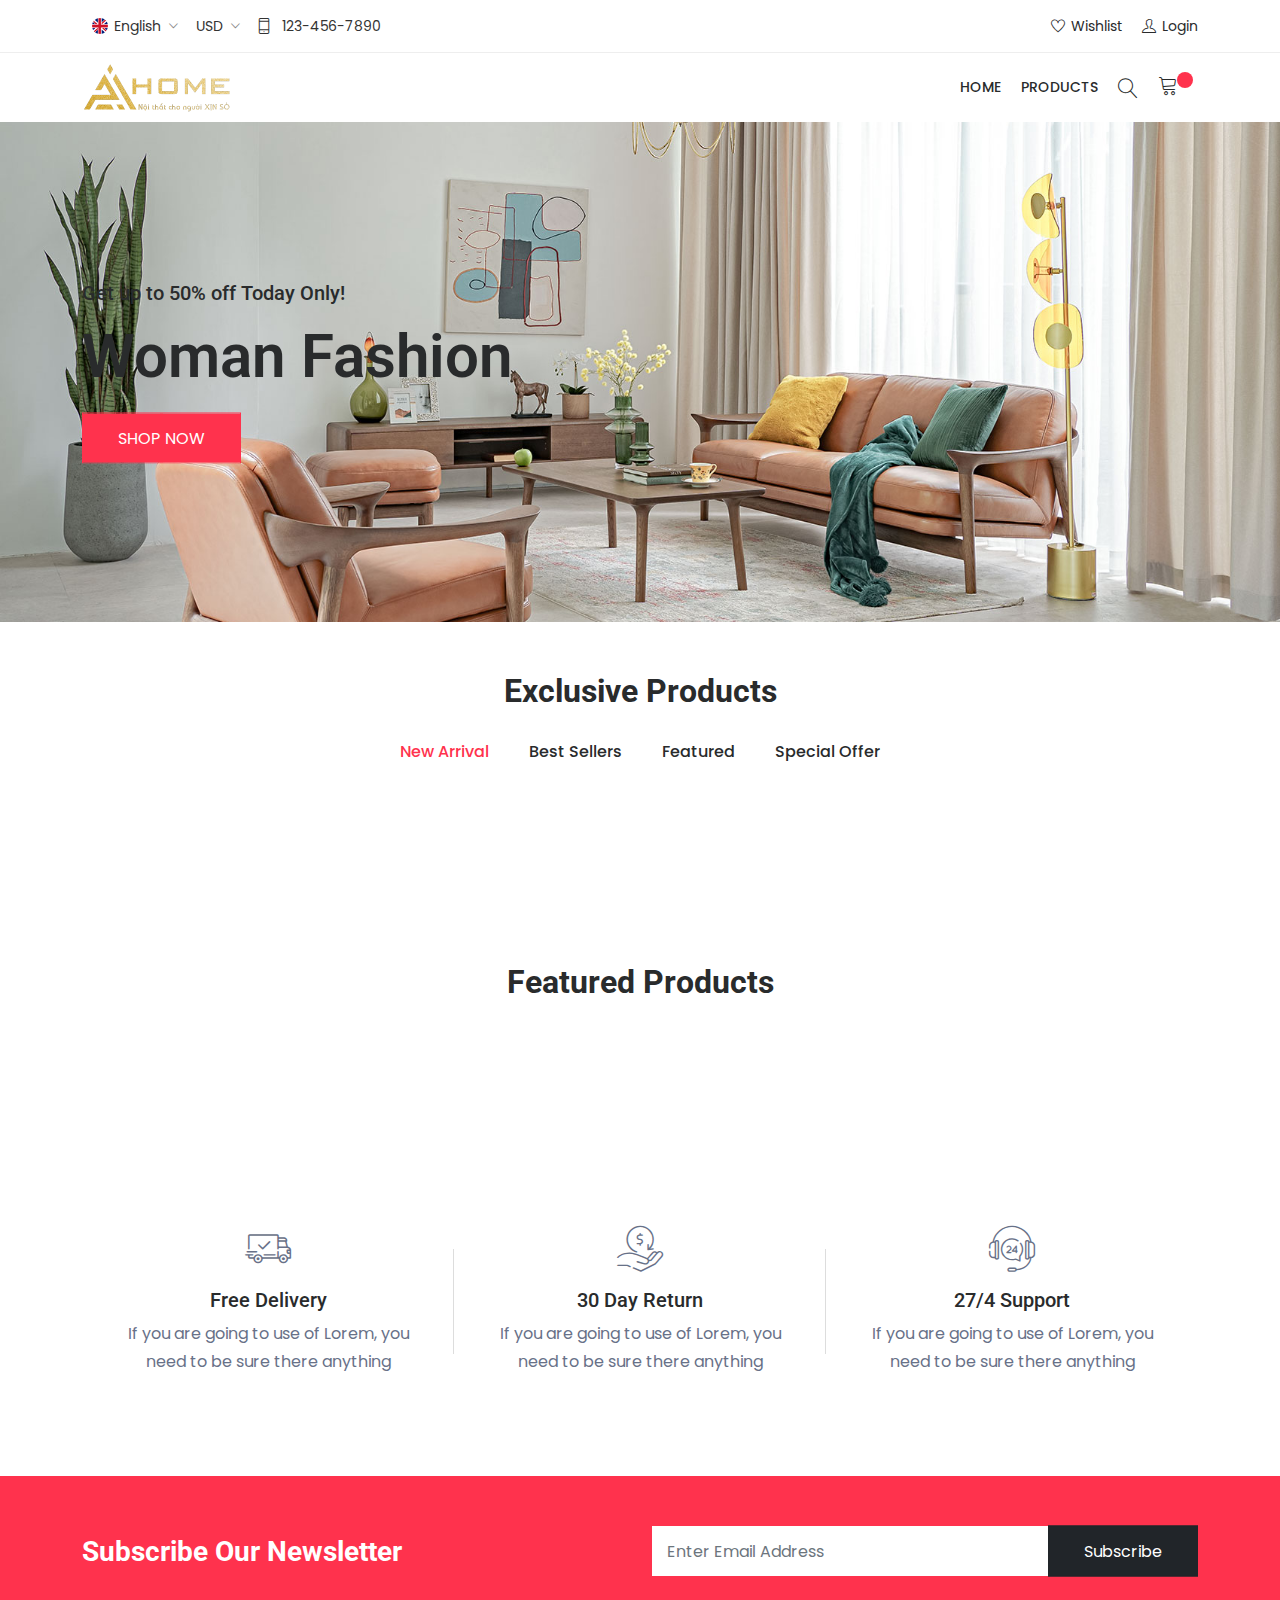
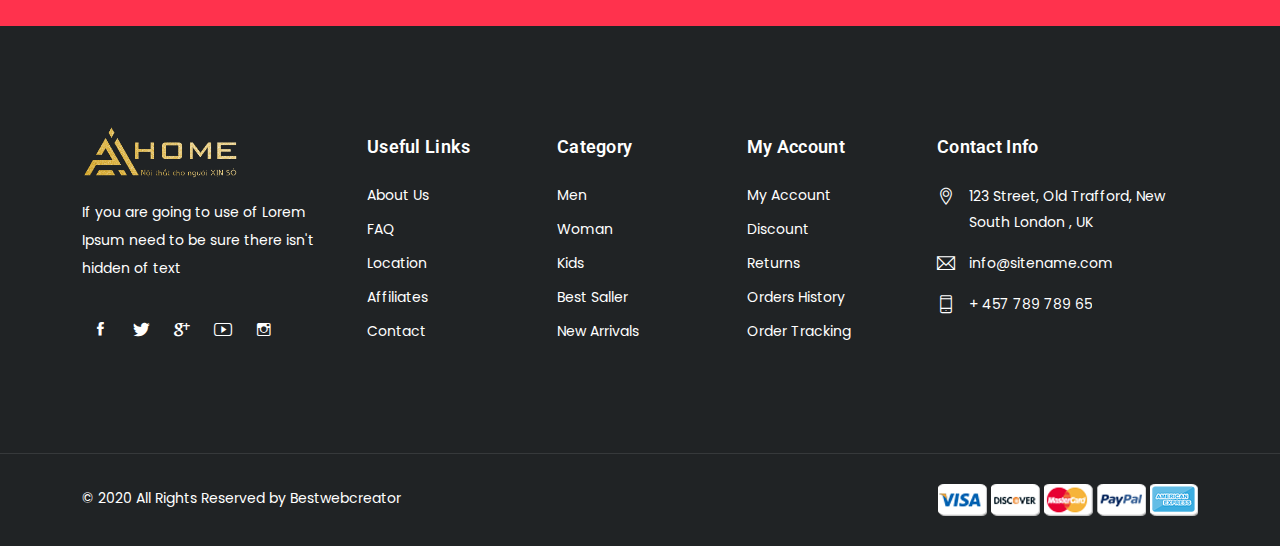
<file: du_an_rikkie_ecommerce-main/index.html>
<!DOCTYPE html>
<html lang="en">
<head>
<!-- Meta -->
<meta charset="utf-8">
<meta http-equiv="X-UA-Compatible" content="IE=edge">
<meta content="Anil z" name="author">
<meta name="viewport" content="width=device-width, initial-scale=1">
<meta name="description" content="Shopwise is Powerful features and You Can Use The Perfect Build this Template For Any eCommerce Website. The template is built for sell Fashion Products, Shoes, Bags, Cosmetics, Clothes, Sunglasses, Furniture, Kids Products, Electronics, Stationery Products and Sporting Goods.">
<meta name="keywords" content="ecommerce, electronics store, Fashion store, furniture store,  bootstrap 4, clean, minimal, modern, online store, responsive, retail, shopping, ecommerce store">

<!-- SITE TITLE -->
<title>Shopwise - eCommerce Bootstrap 5 HTML Template</title>
<!-- Favicon Icon -->
<link rel="shortcut icon" type="image/x-icon" href="assets/images/favicon.png">
<!-- Animation CSS -->
<link rel="stylesheet" href="assets/css/animate.css">	
<!-- Latest Bootstrap min CSS -->
<link rel="stylesheet" href="assets/bootstrap/css/bootstrap.min.css">
<!-- Google Font -->
<link href="https://fonts.googleapis.com/css?family=Roboto:100,300,400,500,700,900&display=swap" rel="stylesheet"> 
<link href="https://fonts.googleapis.com/css?family=Poppins:200,300,400,500,600,700,800,900&display=swap" rel="stylesheet"> 
<!-- Icon Font CSS -->
<link rel="stylesheet" href="assets/css/all.min.css">
<link rel="stylesheet" href="assets/css/ionicons.min.css">
<link rel="stylesheet" href="assets/css/themify-icons.css">
<link rel="stylesheet" href="assets/css/linearicons.css">
<link rel="stylesheet" href="assets/css/flaticon.css">
<link rel="stylesheet" href="assets/css/simple-line-icons.css">
<!--- owl carousel CSS-->
<link rel="stylesheet" href="assets/owlcarousel/css/owl.carousel.min.css">
<link rel="stylesheet" href="assets/owlcarousel/css/owl.theme.css">
<link rel="stylesheet" href="assets/owlcarousel/css/owl.theme.default.min.css">
<!-- Magnific Popup CSS -->
<link rel="stylesheet" href="assets/css/magnific-popup.css">
<!-- Slick CSS -->
<link rel="stylesheet" href="assets/css/slick.css">
<link rel="stylesheet" href="assets/css/slick-theme.css">
<!-- Style CSS -->
<link rel="stylesheet" href="assets/css/style.css">
<link rel="stylesheet" href="assets/css/responsive.css">

<link rel="stylesheet" href="./assets/css/pages/index.css">


</head>

<body>


<!-- START HEADER -->
<header class="header_wrap fixed-top header_with_topbar">
	<div class="top-header">
        <div class="container">
            <div class="row align-items-center">
                <div class="col-md-6">
                	<div class="d-flex align-items-center justify-content-center justify-content-md-start">
                        <div class="lng_dropdown me-2">
                            <select name="countries" class="custome_select">
                                <option value='en' data-image="assets/images/eng.png" data-title="English">English</option>
                                <option value='fn' data-image="assets/images/fn.png" data-title="France">France</option>
                                <option value='us' data-image="assets/images/us.png" data-title="United States">United States</option>
                            </select>
                        </div>
                        <div class="me-3">
                            <select name="countries" class="custome_select">
                                <option value='USD' data-title="USD">USD</option>
                                <option value='EUR' data-title="EUR">EUR</option>
                                <option value='GBR' data-title="GBR">GBR</option>
                            </select>
                        </div>
                        <ul class="contact_detail text-center text-lg-start">
                            <li><i class="ti-mobile"></i><span>123-456-7890</span></li>
                        </ul>
                    </div>
                </div>
                <div class="col-md-6">
                	<div class="text-center text-md-end">
                       	<ul class="header_list">
                            <li><a href="wishlist.html"><i class="ti-heart"></i><span>Wishlist</span></a></li>
                            <li class="hover-container">
                                <a href="login.html"><i class="ti-user"></i><span class="infor user_login">Login</span></a>
                               
                            </li>
						</ul>
                    </div>
                </div>
            </div>
        </div>
    </div>

    <div class="bottom_header dark_skin main_menu_uppercase">
    	<div class="container">
            <nav class="navbar navbar-expand-lg"> 
                <a class="navbar-brand" href="index.html">
                    <img class="logo_light" src="assets/images/product/logo-1.png" alt="logo" />
                    <img class="logo_dark" src="assets/images/product/logo-1.png" alt="logo" />
                </a>
                <button class="navbar-toggler" type="button" data-bs-toggle="collapse" data-bs-target="#navbarSupportedContent" aria-expanded="false"> 
                    <span class="ion-android-menu"></span>
                </button>
                <div class="collapse navbar-collapse justify-content-end" id="navbarSupportedContent">
                    <ul class="navbar-nav">
                        <li class="dropdown">
                            <a class="nav-link" href="/index.html">Home</a>
                        </li>

                        <li class="dropdown dropdown-mega-menu">
                            <a class="nav-link" href="category.html">Products</a>
                        </li>
                     
                         
                    </ul>
                </div>
                <ul class="navbar-nav attr-nav align-items-center">
                    <li><a href="javascript:void(0);" class="nav-link search_trigger"><i class="linearicons-magnifier"></i></a>
                        <div class="search_wrap">
                            <span class="close-search"><i class="ion-ios-close-empty"></i></span>
                            <form>
                                <input type="text" placeholder="Search" class="form-control" id="search_input">
                                <button type="submit" class="search_icon"><i class="ion-ios-search-strong"></i></button>
                            </form>
                        </div><div class="search_overlay"></div>
                    </li>


                    <!-- Hiển thị số lượng trong cart -->
                    <li class="dropdown cart_dropdown">
                        <a class="nav-link cart_trigger" href="shop-cart.html">
                            <i class="linearicons-cart"></i>
                            <span class="cart_count"></span>
                        </a>
                    </li>




                </ul>
            </nav>
        </div>
    </div>
    
</header>
<!-- END HEADER -->

<!-- START SECTION BANNER -->
<div class="banner_section slide_medium shop_banner_slider staggered-animation-wrap">
    <div id="carouselExampleControls" class="carousel slide carousel-fade light_arrow" data-bs-ride="carousel">
        <div class="carousel-inner">
            <div class="carousel-item active background_bg" data-img-src="assets/images/product/avatar-1.jpg">
                <div class="banner_slide_content">
                    <div class="container"><!-- STRART CONTAINER -->
                        <div class="row">
                            <div class="col-lg-7 col-9">
                                <div class="banner_content overflow-hidden">
                                	<h5 class="mb-3 staggered-animation font-weight-light" data-animation="slideInLeft" data-animation-delay="0.5s">Get up to 50% off Today Only!</h5>
                                    <h2 class="staggered-animation" data-animation="slideInLeft" data-animation-delay="1s">Woman Fashion</h2>
                                    <a class="btn btn-fill-out rounded-0 staggered-animation text-uppercase" href="shop-left-sidebar.html" data-animation="slideInLeft" data-animation-delay="1.5s">Shop Now</a>
                                </div>
                            </div>
                        </div>
                    </div><!-- END CONTAINER-->
                </div>
            </div>
            <div class="carousel-item background_bg" data-img-src="assets/images/product/avatar-2.jpg">
                <div class="banner_slide_content">
                    <div class="container"><!-- STRART CONTAINER -->
                        <div class="row">
                            <div class="col-lg-6">
                                <div class="banner_content overflow-hidden">
                                	<h5 class="mb-3 staggered-animation font-weight-light" data-animation="slideInLeft" data-animation-delay="0.5s">50% off in all products</h5>
                                    <h2 class="staggered-animation" data-animation="slideInLeft" data-animation-delay="1s">Man Fashion</h2>
                                    <a class="btn btn-fill-out rounded-0 staggered-animation text-uppercase" href="shop-left-sidebar.html" data-animation="slideInLeft" data-animation-delay="1.5s">Shop Now</a>
                                </div>
                            </div>
                        </div>
                    </div><!-- END CONTAINER-->
                </div>
            </div>
            <div class="carousel-item background_bg" data-img-src="assets/images/product/avatar-3.jpg">
                <div class="banner_slide_content">
                    <div class="container"><!-- STRART CONTAINER -->
                        <div class="row">
                            <div class="col-lg-6">
                                <div class="banner_content overflow-hidden">
                                	<h5 class="mb-3 staggered-animation font-weight-light" data-animation="slideInLeft" data-animation-delay="0.5s">Taking your Viewing Experience to Next Level</h5>
                                    <h2 class="staggered-animation" data-animation="slideInLeft" data-animation-delay="1s">Summer Sale</h2>
                                    <a class="btn btn-fill-out rounded-0 staggered-animation text-uppercase" href="shop-left-sidebar.html" data-animation="slideInLeft" data-animation-delay="1.5s">Shop Now</a>
                                </div>
                            </div>
                        </div>
                    </div><!-- END CONTAINER-->
                </div>
            </div>
        </div>
        <a class="carousel-control-prev" href="#carouselExampleControls" role="button" data-bs-slide="prev"><i class="ion-chevron-left"></i></a>
        <a class="carousel-control-next" href="#carouselExampleControls" role="button" data-bs-slide="next"><i class="ion-chevron-right"></i></a>
    </div>
</div>
<!-- END SECTION BANNER -->

<!-- END MAIN CONTENT -->
<div class="main_content">

<!-- START SECTION SHOP -->
<div class="section small_pt pb_70">
	<div class="container">
		<div class="row justify-content-center">
			<div class="col-md-6">
            	<div class="heading_s1 text-center">
                	<h2>Exclusive Products</h2>
                </div>
            </div>
		</div>
        <div class="row">
        	<div class="col-12">
            	<div class="tab-style1">

                    <ul class="nav nav-tabs justify-content-center product_tab_click" role="tablist">
                        <li class="nav-item">
                            <a 
                                data-type="new_arrival"
                                class="nav-link active product_item_tab" 
                                id="arrival-tab" 
                                data-bs-toggle="tab" 
                                href="#arrival" 
                                role="tab" 
                                aria-controls="arrival" 
                                aria-selected="true">
                                New Arrival
                            </a>
                        </li>
                        <li class="nav-item">
                            <a 
                                data-type="best_seller"
                                class="nav-link product_item_tab" 
                                id="sellers-tab" 
                                data-bs-toggle="tab" 
                                href="#sellers" 
                                role="tab" 
                                aria-controls="sellers" 
                                aria-selected="false">
                                Best Sellers
                            </a>
                        </li>
                        <li class="nav-item">
                            <a 
                                data-type="feature"
                                class="nav-link product_item_tab" 
                                id="featured-tab" 
                                data-bs-toggle="tab" 
                                href="#featured" 
                                role="tab" 
                                aria-controls="featured" 
                                aria-selected="false">
                                Featured
                            </a>
                        </li>
                        <li class="nav-item">
                            <a 
                                data-type="special_offer"
                                class="nav-link product_item_tab" 
                                id="special-tab" 
                                data-bs-toggle="tab" 
                                href="#special" 
                                role="tab"
                                aria-controls="special" 
                                aria-selected="false">
                                Special Offer
                            </a>
                        </li>
                    </ul>

                </div>

                <!-- Phần nội dung conten hiển thị sản phẩm theo loại -->
                <div class="tab-content element_productall">


                    <!-- Phần nội dung arrival -->
                	<div class="tab-pane fade show active" id="arrival" role="tabpanel" aria-labelledby="arrival-tab">
                        <div class="row shop_container">

                            <!-- <div class="col-lg-3 col-md-4 col-6">
                                <div class="product">
                                    <div class="product_img">
                                        <a href="shop-product-detail.html">
                                            <img src="assets/images/product/exclusive-1.jpg" alt="product_img1">
                                        </a>
                                        <div class="product_action_box">
                                            <ul class="list_none pr_action_btn">
                                                <li class="add-to-cart"><a href="#"><i class="icon-basket-loaded"></i> Add To Cart</a></li>
                                                <li><a href="shop-compare.html" class="popup-ajax"><i class="icon-shuffle"></i></a></li>
                                                <li><a href="shop-quick-view.html" class="popup-ajax"><i class="icon-magnifier-add"></i></a></li>
                                                <li><a href="#"><i class="icon-heart"></i></a></li>
                                            </ul>
                                        </div>
                                    </div>
                                    <div class="product_info">
                                        <h6 class="product_title"><a href="shop-product-detail.html">Blue Dress For Woman</a></h6>
                                        <div class="product_price">
                                            <span class="price">$45.00</span>
                                            <del>$55.25</del>
                                            <div class="on_sale">
                                                <span>35% Off</span>
                                            </div>
                                        </div>
                                        <div class="rating_wrap">
                                            <div class="rating">
                                                <div class="product_rate" style="width:80%"></div>
                                            </div>
                                            <span class="rating_num">(21)</span>
                                        </div>
                                        <div class="pr_desc">
                                            <p>Lorem ipsum dolor sit amet, consectetur adipiscing elit. Phasellus blandit massa enim. Nullam id varius nunc id varius nunc.</p>
                                        </div>
                                        <div class="pr_switch_wrap">
                                            <div class="product_color_switch">
                                                <span class="active" data-color="#87554B"></span>
                                                <span data-color="#333333"></span>
                                                <span data-color="#DA323F"></span>
                                            </div>
                                        </div>
                                    </div>
                                </div>
                            </div> -->

                        </div>
                    </div>
                     <!-- Phần end nội dung arrival -->





                    <!--  Phần nội dung sellers -->
                    <div class="tab-pane fade" id="sellers" role="tabpanel" aria-labelledby="sellers-tab">
                        <div class="row shop_container">
                            <!-- <div class="col-lg-3 col-md-4 col-6">
                                <div class="product">
                                    <div class="product_img">
                                        <a href="shop-product-detail.html">
                                            <img src="assets/images/product/exclusive-2.jpg" alt="product_img9">
                                        </a>
                                        <div class="product_action_box">
                                            <ul class="list_none pr_action_btn">
                                                <li class="add-to-cart"><a href="#"><i class="icon-basket-loaded"></i> Add To Cart</a></li>
                                                <li><a href="shop-compare.html" class="popup-ajax"><i class="icon-shuffle"></i></a></li>
                                                <li><a href="shop-quick-view.html" class="popup-ajax"><i class="icon-magnifier-add"></i></a></li>
                                                <li><a href="#"><i class="icon-heart"></i></a></li>
                                            </ul>
                                        </div>
                                    </div>
                                    <div class="product_info">
                                        <h6 class="product_title"><a href="shop-product-detail.html">T-Shirt Form Girls</a></h6>
                                        <div class="product_price">
                                            <span class="price">$45.00</span>
                                            <del>$55.25</del>
                                            <div class="on_sale">
                                                <span>35% Off</span>
                                            </div>
                                        </div>
                                        <div class="rating_wrap">
                                            <div class="rating">
                                                <div class="product_rate" style="width:80%"></div>
                                            </div>
                                            <span class="rating_num">(21)</span>
                                        </div>
                                        <div class="pr_desc">
                                            <p>Lorem ipsum dolor sit amet, consectetur adipiscing elit. Phasellus blandit massa enim. Nullam id varius nunc id varius nunc.</p>
                                        </div>
                                        <div class="pr_switch_wrap">
                                            <div class="product_color_switch">
                                                <span class="active" data-color="#B5B6BB"></span>
                                                <span data-color="#333333"></span>
                                                <span data-color="#DA323F"></span>
                                            </div>
                                        </div>
                                    </div>
                                </div>
                            </div> -->

                        </div>
                    </div>
                    <!-- Phần end nội dung sellers -->




                    <!--  Phần nội dung featured -->
                    <div class="tab-pane fade" id="featured" role="tabpanel" aria-labelledby="featured-tab">
                        <div class="row shop_container">
                            <!-- <div class="col-lg-3 col-md-4 col-6">
                                <div class="product">
                                    <div class="product_img">
                                        <a href="shop-product-detail.html">
                                            <img src="assets/images/product/best-sellers-7.jpg" alt="product_img5">
                                        </a>
                                        <div class="product_action_box">
                                            <ul class="list_none pr_action_btn">
                                                <li class="add-to-cart"><a href="#"><i class="icon-basket-loaded"></i> Add To Cart</a></li>
                                                <li><a href="shop-compare.html" class="popup-ajax"><i class="icon-shuffle"></i></a></li>
                                                <li><a href="shop-quick-view.html" class="popup-ajax"><i class="icon-magnifier-add"></i></a></li>
                                                <li><a href="#"><i class="icon-heart"></i></a></li>
                                            </ul>
                                        </div>
                                    </div>
                                    <div class="product_info">
                                        <h6 class="product_title"><a href="shop-product-detail.html">blue dress for woman</a></h6>
                                        <div class="product_price">
                                            <span class="price">$45.00</span>
                                            <del>$55.25</del>
                                            <div class="on_sale">
                                                <span>35% Off</span>
                                            </div>
                                        </div>
                                        <div class="rating_wrap">
                                            <div class="rating">
                                                <div class="product_rate" style="width:80%"></div>
                                            </div>
                                            <span class="rating_num">(21)</span>
                                        </div>
                                        <div class="pr_desc">
                                            <p>Lorem ipsum dolor sit amet, consectetur adipiscing elit. Phasellus blandit massa enim. Nullam id varius nunc id varius nunc.</p>
                                        </div>
                                        <div class="pr_switch_wrap">
                                            <div class="product_color_switch">
                                                <span class="active" data-color="#87554B"></span>
                                                <span data-color="#333333"></span>
                                                <span data-color="#5FB7D4"></span>
                                            </div>
                                        </div>
                                    </div>
                                </div>
                            </div> -->

                        </div>
                    </div>
                    <!-- Phần end nội dung featured -->



                    <!--  Phần nội dung special -->
                    <div class="tab-pane fade" id="special" role="tabpanel" aria-labelledby="special-tab">
                        <div class="row shop_container">
                            <!-- <div class="col-lg-3 col-md-4 col-6">
                                <div class="product">
                                    <div class="product_img">
                                        <a href="shop-product-detail.html">
                                            <img src="assets/images/product_img4.jpg" alt="product_img4">
                                        </a>
                                        <div class="product_action_box">
                                            <ul class="list_none pr_action_btn">
                                                <li class="add-to-cart"><a href="#"><i class="icon-basket-loaded"></i> Add To Cart</a></li>
                                                <li><a href="shop-compare.html" class="popup-ajax"><i class="icon-shuffle"></i></a></li>
                                                <li><a href="shop-quick-view.html" class="popup-ajax"><i class="icon-magnifier-add"></i></a></li>
                                                <li><a href="#"><i class="icon-heart"></i></a></li>
                                            </ul>
                                        </div>
                                    </div>
                                    <div class="product_info">
                                        <h6 class="product_title"><a href="shop-product-detail.html">light blue Shirt</a></h6>
                                        <div class="product_price">
                                            <span class="price">$69.00</span>
                                            <del>$89.00</del>
                                            <div class="on_sale">
                                                <span>20% Off</span>
                                            </div>
                                        </div>
                                        <div class="rating_wrap">
                                            <div class="rating">
                                                <div class="product_rate" style="width:70%"></div>
                                            </div>
                                            <span class="rating_num">(22)</span>
                                        </div>
                                        <div class="pr_desc">
                                            <p>Lorem ipsum dolor sit amet, consectetur adipiscing elit. Phasellus blandit massa enim. Nullam id varius nunc id varius nunc.</p>
                                        </div>
                                        <div class="pr_switch_wrap">
                                            <div class="product_color_switch">
                                                <span class="active" data-color="#333333"></span>
                                                <span data-color="#A92534"></span>
                                                <span data-color="#B9C2DF"></span>
                                            </div>
                                        </div>
                                    </div>
                                </div>
                            </div> -->

                        </div>
                    </div>
                    <!-- Phần end nội dung special -->




                </div>
                   <!-- Phần kết thúc nội dung conten hiển thị sản phẩm theo loại -->
            </div>
        </div> 
    </div>
</div>
<!-- END SECTION SHOP -->


<!-- START SECTION SHOP -->
<div class="section">
	<div class="container">
    	<div class="row justify-content-center">
			<div class="col-md-6">
            	<div class="heading_s1 text-center">
                	<h2>Featured Products</h2>
                </div>
            </div>
        </div>
        <div class="row">
            <div class="col-md-12">
            	<div class="product_slider carousel_slider owl-carousel owl-theme nav_style1 slider_product" data-loop="true" data-dots="true" data-nav="true" data-margin="20" data-responsive='{"0":{"items": "1"}, "481":{"items": "2"}, "768":{"items": "3"}, "1199":{"items": "4"}}'>

                	<!-- <div class="item">
                        <div class="product">
                            <div class="product_img">
                                <a href="shop-product-detail.html">
                                    <img src="assets/images/product/featured-1.jpg" alt="product_img1">
                                </a>
                                <div class="product_action_box">
                                    <ul class="list_none pr_action_btn">
                                        <li class="add-to-cart"><a href="#"><i class="icon-basket-loaded"></i> Add To Cart</a></li>
                                        <li><a href="shop-compare.html" class="popup-ajax"><i class="icon-shuffle"></i></a></li>
                                        <li><a href="shop-quick-view.html" class="popup-ajax"><i class="icon-magnifier-add"></i></a></li>
                                        <li><a href="#"><i class="icon-heart"></i></a></li>
                                    </ul>
                                </div>
                            </div>
                            <div class="product_info">
                                <h6 class="product_title"><a href="shop-product-detail.html">Blue Dress For Woman</a></h6>
                                <div class="product_price">
                                    <span class="price">$45.00</span>
                                    <del>$55.25</del>
                                    <div class="on_sale">
                                        <span>35% Off</span>
                                    </div>
                                </div>
                                <div class="rating_wrap">
                                    <div class="rating">
                                        <div class="product_rate" style="width:80%"></div>
                                    </div>
                                    <span class="rating_num">(21)</span>
                                </div>
                                <div class="pr_desc">
                                    <p>Lorem ipsum dolor sit amet, consectetur adipiscing elit. Phasellus blandit massa enim. Nullam id varius nunc id varius nunc.</p>
                                </div>
                                <div class="pr_switch_wrap">
                                    <div class="product_color_switch">
                                        <span class="active" data-color="#87554B"></span>
                                        <span data-color="#333333"></span>
                                        <span data-color="#DA323F"></span>
                                    </div>
                                </div>
                            </div>
                        </div>
                    </div> -->




                </div>
            </div>
		</div>
    </div>
</div>
<!-- END SECTION SHOP -->


<!-- START SECTION SHOP INFO -->
<div class="section pb_70">
    	<div class="container">
            <div class="row g-0">
                <div class="col-lg-4">	
                    <div class="icon_box icon_box_style1">
                        <div class="icon">
                            <i class="flaticon-shipped"></i>
                        </div>
                        <div class="icon_box_content">
                            <h5>Free Delivery</h5>
                            <p>If you are going to use of Lorem, you need to be sure there anything</p>
                        </div>
                    </div>
                </div>
                <div class="col-lg-4">	
                    <div class="icon_box icon_box_style1">
                        <div class="icon">
                            <i class="flaticon-money-back"></i>
                        </div>
                        <div class="icon_box_content">
                            <h5>30 Day Return</h5>
                            <p>If you are going to use of Lorem, you need to be sure there anything</p>
                        </div>
                    </div>
                </div>
                <div class="col-lg-4">	
                    <div class="icon_box icon_box_style1">
                        <div class="icon">
                            <i class="flaticon-support"></i>
                        </div>
                        <div class="icon_box_content">
                            <h5>27/4 Support</h5>
                            <p>If you are going to use of Lorem, you need to be sure there anything</p>
                        </div>
                    </div>
                </div>
            </div>
        </div>
    </div>
<!-- END SECTION SHOP INFO -->

<!-- START SECTION SUBSCRIBE NEWSLETTER -->
<div class="section bg_default small_pt small_pb">
	<div class="container">	
    	<div class="row align-items-center">	
            <div class="col-md-6">
                <div class="heading_s1 mb-md-0 heading_light">
                    <h3>Subscribe Our Newsletter</h3>
                </div>
            </div>
            <div class="col-md-6">
                <div class="newsletter_form">
                    <form>
                        <input type="text" required="" class="form-control rounded-0" placeholder="Enter Email Address">
                        <button type="submit" class="btn btn-dark rounded-0" name="submit" value="Submit">Subscribe</button>
                    </form>
                </div>
            </div>
        </div>
    </div>
</div>
<!-- START SECTION SUBSCRIBE NEWSLETTER -->

</div>
<!-- END MAIN CONTENT -->

<!-- START FOOTER -->
<footer class="footer_dark">
	<div class="footer_top">
        <div class="container">
            <div class="row">
                <div class="col-lg-3 col-md-6 col-sm-12">   
                	<div class="widget">
                        <div class="footer_logo">
                            <a href="#"><img src="assets/images/product/logo-1.png" alt="logo"/></a>
                        </div>
                        <p>If you are going to use of Lorem Ipsum need to be sure there isn't hidden of text</p>
                    </div>
                    <div class="widget">
                        <ul class="social_icons social_white">
                            <li><a href="#"><i class="ion-social-facebook"></i></a></li>
                            <li><a href="#"><i class="ion-social-twitter"></i></a></li>
                            <li><a href="#"><i class="ion-social-googleplus"></i></a></li>
                            <li><a href="#"><i class="ion-social-youtube-outline"></i></a></li>
                            <li><a href="#"><i class="ion-social-instagram-outline"></i></a></li>
                        </ul>
                    </div>
        		</div>
                <div class="col-lg-2 col-md-3 col-sm-6">
                	<div class="widget">
                        <h6 class="widget_title">Useful Links</h6>
                        <ul class="widget_links">
                            <li><a href="#">About Us</a></li>
                            <li><a href="#">FAQ</a></li>
                            <li><a href="#">Location</a></li>
                            <li><a href="#">Affiliates</a></li>
                            <li><a href="#">Contact</a></li>
                        </ul>
                    </div>
                </div>
                <div class="col-lg-2 col-md-3 col-sm-6">
                	<div class="widget">
                        <h6 class="widget_title">Category</h6>
                        <ul class="widget_links">
                            <li><a href="#">Men</a></li>
                            <li><a href="#">Woman</a></li>
                            <li><a href="#">Kids</a></li>
                            <li><a href="#">Best Saller</a></li>
                            <li><a href="#">New Arrivals</a></li>
                        </ul>
                    </div>
                </div>
                <div class="col-lg-2 col-md-6 col-sm-6">
                	<div class="widget">
                        <h6 class="widget_title">My Account</h6>
                        <ul class="widget_links">
                            <li><a href="#">My Account</a></li>
                            <li><a href="#">Discount</a></li>
                            <li><a href="#">Returns</a></li>
                            <li><a href="#">Orders History</a></li>
                            <li><a href="#">Order Tracking</a></li>
                        </ul>
                    </div>
                </div>
                <div class="col-lg-3 col-md-4 col-sm-6">
                	<div class="widget">
                        <h6 class="widget_title">Contact Info</h6>
                        <ul class="contact_info contact_info_light">
                            <li>
                                <i class="ti-location-pin"></i>
                                <p>123 Street, Old Trafford, New South London , UK</p>
                            </li>
                            <li>
                                <i class="ti-email"></i>
                                <a href="mailto:info@sitename.com">info@sitename.com</a>
                            </li>
                            <li>
                                <i class="ti-mobile"></i>
                                <p>+ 457 789 789 65</p>
                            </li>
                        </ul>
                    </div>
                </div>
            </div>
        </div>
    </div>
    <div class="bottom_footer border-top-tran">
        <div class="container">
            <div class="row">
                <div class="col-md-6">
                    <p class="mb-md-0 text-center text-md-start">© 2020 All Rights Reserved by Bestwebcreator</p>
                </div>
                <div class="col-md-6">
                    <ul class="footer_payment text-center text-lg-end">
                        <li><a href="#"><img src="assets/images/visa.png" alt="visa"></a></li>
                        <li><a href="#"><img src="assets/images/discover.png" alt="discover"></a></li>
                        <li><a href="#"><img src="assets/images/master_card.png" alt="master_card"></a></li>
                        <li><a href="#"><img src="assets/images/paypal.png" alt="paypal"></a></li>
                        <li><a href="#"><img src="assets/images/amarican_express.png" alt="amarican_express"></a></li>
                    </ul>
                </div>
            </div>
        </div>
    </div>
</footer>
<!-- END FOOTER -->

<a href="#" class="scrollup" style="display: none;"><i class="ion-ios-arrow-up"></i></a> 

<!-- Latest jQuery --> 
<script src="assets/js/jquery-3.6.0.min.js"></script> 
<!-- popper min js -->
<script src="assets/js/popper.min.js"></script>
<!-- Latest compiled and minified Bootstrap --> 
<script src="assets/bootstrap/js/bootstrap.min.js"></script> 
<!-- owl-carousel min js  --> 
<script src="assets/owlcarousel/js/owl.carousel.min.js"></script> 
<!-- magnific-popup min js  --> 
<script src="assets/js/magnific-popup.min.js"></script> 
<!-- waypoints min js  --> 
<script src="assets/js/waypoints.min.js"></script> 
<!-- parallax js  --> 
<script src="assets/js/parallax.js"></script> 
<!-- countdown js  --> 
<script src="assets/js/jquery.countdown.min.js"></script> 
<!-- imagesloaded js --> 
<script src="assets/js/imagesloaded.pkgd.min.js"></script>
<!-- isotope min js --> 
<script src="assets/js/isotope.min.js"></script>
<!-- jquery.dd.min js -->
<script src="assets/js/jquery.dd.min.js"></script>
<!-- slick js -->
<script src="assets/js/slick.min.js"></script>
<!-- elevatezoom js -->
<script src="assets/js/jquery.elevatezoom.js"></script>
<!-- scripts js --> 
<script src="assets/js/scripts.js"></script>

<script src="./assets/js/pages/index.js"></script>

<script src="assets/js/pages/cart.js"></script>

<script src="assets/js/pages/add-to-cart.js"></script>

</body>
</html>
</file>
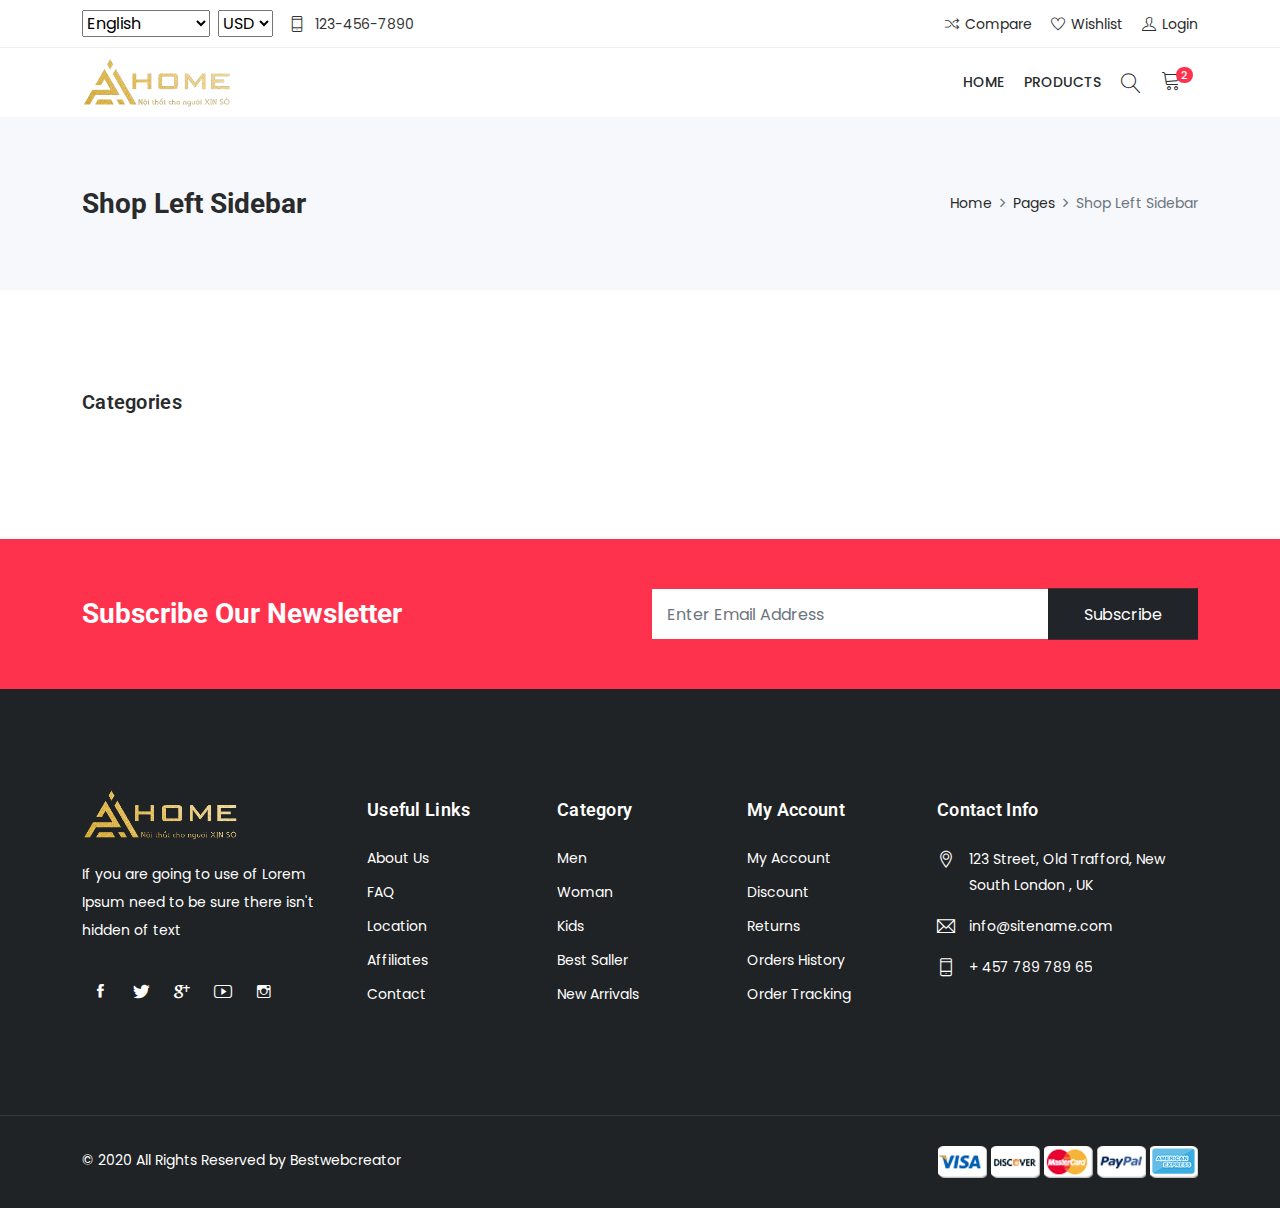
<file: du_an_rikkie_ecommerce-main/category.html>
<!DOCTYPE html>
<html lang="en">

<head>
    <!-- Meta -->
    <meta charset="utf-8">
    <meta http-equiv="X-UA-Compatible" content="IE=edge">
    <meta content="Anil z" name="author">
    <meta name="viewport" content="width=device-width, initial-scale=1">
    <meta name="description"
        content="Shopwise is Powerful features and You Can Use The Perfect Build this Template For Any eCommerce Website. The template is built for sell Fashion Products, Shoes, Bags, Cosmetics, Clothes, Sunglasses, Furniture, Kids Products, Electronics, Stationery Products and Sporting Goods.">
    <meta name="keywords"
        content="ecommerce, electronics store, Fashion store, furniture store,  bootstrap 4, clean, minimal, modern, online store, responsive, retail, shopping, ecommerce store">

    <!-- SITE TITLE -->
    <title>Shopwise - eCommerce Bootstrap 5 HTML Template</title>
    <!-- Favicon Icon -->
    <link rel="shortcut icon" type="image/x-icon" href="assets/images/favicon.png">
    <!-- Animation CSS -->
    <link rel="stylesheet" href="assets/css/animate.css">
    <!-- Latest Bootstrap min CSS -->
    <link rel="stylesheet" href="assets/bootstrap/css/bootstrap.min.css">
    <!-- Google Font -->
    <link href="https://fonts.googleapis.com/css?family=Roboto:100,300,400,500,700,900&display=swap" rel="stylesheet">
    <link href="https://fonts.googleapis.com/css?family=Poppins:200,300,400,500,600,700,800,900&display=swap"
        rel="stylesheet">
    <!-- Icon Font CSS -->
    <link rel="stylesheet" href="assets/css/all.min.css">
    <link rel="stylesheet" href="assets/css/ionicons.min.css">
    <link rel="stylesheet" href="assets/css/themify-icons.css">
    <link rel="stylesheet" href="assets/css/linearicons.css">
    <link rel="stylesheet" href="assets/css/flaticon.css">
    <link rel="stylesheet" href="assets/css/simple-line-icons.css">
    <!--- owl carousel CSS-->
    <link rel="stylesheet" href="assets/owlcarousel/css/owl.carousel.min.css">
    <link rel="stylesheet" href="assets/owlcarousel/css/owl.theme.css">
    <link rel="stylesheet" href="assets/owlcarousel/css/owl.theme.default.min.css">
    <!-- Magnific Popup CSS -->
    <link rel="stylesheet" href="assets/css/magnific-popup.css">
    <!-- jquery-ui CSS -->
    <link rel="stylesheet" href="assets/css/jquery-ui.css">
    <!-- Slick CSS -->
    <link rel="stylesheet" href="assets/css/slick.css">
    <link rel="stylesheet" href="assets/css/slick-theme.css">
    <!-- Style CSS -->
    <link rel="stylesheet" href="assets/css/style.css">
    <link rel="stylesheet" href="assets/css/responsive.css">


    <link rel="stylesheet" href="assets/css/pages/category.css">

</head>

<body>


    <!-- Home Popup Section -->
    <div class="modal fade subscribe_popup" id="onload-popup" tabindex="-1" role="dialog" aria-hidden="true">
        <div class="modal-dialog modal-lg modal-dialog-centered" role="document">
            <div class="modal-content">
                <div class="modal-body">
                    <button type="button" class="close" data-bs-dismiss="modal" aria-label="Close">
                        <span aria-hidden="true"><i class="ion-ios-close-empty"></i></span>
                    </button>
                    <div class="row g-0">
                        <div class="col-sm-5">
                            <div class="background_bg h-100" data-img-src="assets/images/popup_img.jpg"></div>
                        </div>
                        <div class="col-sm-7">
                            <div class="popup_content">
                                <div class="popup-text">
                                    <div class="heading_s4">
                                        <h4>Subscribe and Get 25% Discount!</h4>
                                    </div>
                                    <p>Subscribe to the newsletter to receive updates about new products.</p>
                                </div>
                                <form method="post">
                                    <div class="form-group mb-3">
                                        <input name="email" required type="email" class="form-control rounded-0"
                                            placeholder="Enter Your Email">
                                    </div>
                                    <div class="form-group mb-3">
                                        <button class="btn btn-fill-line btn-block text-uppercase rounded-0"
                                            title="Subscribe" type="submit">Subscribe</button>
                                    </div>
                                </form>
                                <div class="chek-form">
                                    <div class="custome-checkbox">
                                        <input class="form-check-input" type="checkbox" name="checkbox"
                                            id="exampleCheckbox3" value="">
                                        <label class="form-check-label" for="exampleCheckbox3"><span>Don't show this
                                                popup again!</span></label>
                                    </div>
                                </div>
                            </div>
                        </div>
                    </div>
                </div>
            </div>
        </div>
    </div>
    <!-- End Screen Load Popup Section -->

    <!-- START HEADER -->
    <header class="header_wrap fixed-top header_with_topbar">
        <div class="top-header">
            <div class="container">
                <div class="row align-items-center">
                    <div class="col-md-6">
                        <div class="d-flex align-items-center justify-content-center justify-content-md-start">
                            <div class="lng_dropdown me-2">
                                <select name="countries" class="custome_select">
                                    <option value='en' data-image="assets/images/eng.png" data-title="English">English
                                    </option>
                                    <option value='fn' data-image="assets/images/fn.png" data-title="France">France
                                    </option>
                                    <option value='us' data-image="assets/images/us.png" data-title="United States">
                                        United States</option>
                                </select>
                            </div>
                            <div class="me-3">
                                <select name="countries" class="custome_select">
                                    <option value='USD' data-title="USD">USD</option>
                                    <option value='EUR' data-title="EUR">EUR</option>
                                    <option value='GBR' data-title="GBR">GBR</option>
                                </select>
                            </div>
                            <ul class="contact_detail text-center text-lg-start">
                                <li><i class="ti-mobile"></i><span>123-456-7890</span></li>
                            </ul>
                        </div>
                    </div>
                    <div class="col-md-6">
                        <div class="text-center text-md-end">
                            <ul class="header_list">
                                <li><a href="compare.html"><i class="ti-control-shuffle"></i><span>Compare</span></a>
                                </li>
                                <li><a href="wishlist.html"><i class="ti-heart"></i><span>Wishlist</span></a></li>
                                <li><a href="login.html"><i class="ti-user"></i><span>Login</span></a></li>
                            </ul>
                        </div>
                    </div>
                </div>
            </div>
        </div>

        <div class="bottom_header dark_skin main_menu_uppercase">
            <div class="container">
                <nav class="navbar navbar-expand-lg">
                    <a class="navbar-brand" href="index.html">
                        <img class="logo_light" src="assets/images/product/logo-1.png" alt="logo" />
                        <img class="logo_dark" src="assets/images/product/logo-1.png" alt="logo" />
                    </a>
                    <button class="navbar-toggler" type="button" data-bs-toggle="collapse"
                        data-bs-target="#navbarSupportedContent" aria-expanded="false">
                        <span class="ion-android-menu"></span>
                    </button>
                    <div class="collapse navbar-collapse justify-content-end" id="navbarSupportedContent">
                        <ul class="navbar-nav">
                            <li class="dropdown">
                                <a class="nav-link" href="/index.html">Home</a>
                            </li>

                            <li class="dropdown dropdown-mega-menu">
                                <a class="nav-link" href="#" data-bs-toggle="dropdown">Products</a>
                            </li>

                            
                        </ul>
                    </div>
                    <ul class="navbar-nav attr-nav align-items-center">
                        <li><a href="javascript:void(0);" class="nav-link search_trigger"><i
                                    class="linearicons-magnifier"></i></a>
                            <div class="search_wrap">
                                <span class="close-search"><i class="ion-ios-close-empty"></i></span>
                                <form>
                                    <input type="text" placeholder="Search" class="form-control" id="search_input">
                                    <button type="submit" class="search_icon"><i
                                            class="ion-ios-search-strong"></i></button>
                                </form>
                            </div>
                            <div class="search_overlay"></div>
                        </li>
                        <li class="dropdown cart_dropdown"><a class="nav-link cart_trigger" href="shop-cart.html"
                                data-bs-toggle="dropdown"><i class="linearicons-cart"></i><span
                                    class="cart_count">2</span></a>
                            <div class="cart_box dropdown-menu dropdown-menu-right">


                            </div>
                        </li>
                    </ul>
                </nav>
            </div>
        </div>


    </header>
    <!-- END HEADER -->

    <!-- START SECTION BREADCRUMB -->
    <div class="breadcrumb_section bg_gray page-title-mini">
        <div class="container"><!-- STRART CONTAINER -->
            <div class="row align-items-center">
                <div class="col-md-6">
                    <div class="page-title">
                        <h1>Shop Left Sidebar</h1>
                    </div>
                </div>
                <div class="col-md-6">
                    <ol class="breadcrumb justify-content-md-end">
                        <li class="breadcrumb-item"><a href="#">Home</a></li>
                        <li class="breadcrumb-item"><a href="#">Pages</a></li>
                        <li class="breadcrumb-item active">Shop Left Sidebar</li>
                    </ol>
                </div>
            </div>
        </div><!-- END CONTAINER-->
    </div>
    <!-- END SECTION BREADCRUMB -->

    <!-- START MAIN CONTENT -->
    <div class="main_content">

        <!-- START SECTION SHOP -->
        <div class="section">
            <div class="container">
                <div class="row">
                    <div class="col-lg-9">
                        <div class="row align-items-center mb-4 pb-1">
                            <div class="col-12">
                                <div class="product_header">
                                </div>

                            </div>
                        </div>
                        <div class="row shop_container">

                            <!-- Phần render ra sản phẩm -->
                            <!-- <div class="col-md-4 col-6">
                                <div class="product">
                                    <div class="product_img">
                                        <a href="shop-product-detail.html">
                                            <img src="assets/images/product_img1.jpg" alt="product_img1">
                                        </a>
                                        <div class="product_action_box">
                                            <ul class="list_none pr_action_btn">
                                                <li class="add-to-cart"><a href="#"><i class="icon-basket-loaded"></i>
                                                        Add To Cart</a></li>
                                                <li><a href="shop-compare.html" class="popup-ajax"><i
                                                            class="icon-shuffle"></i></a></li>
                                                <li><a href="shop-quick-view.html" class="popup-ajax"><i
                                                            class="icon-magnifier-add"></i></a></li>
                                                <li><a href="#"><i class="icon-heart"></i></a></li>
                                            </ul>
                                        </div>
                                    </div>
                                    <div class="product_info">
                                        <h6 class="product_title"><a href="shop-product-detail.html">Blue Dress For
                                                Woman</a></h6>
                                        <div class="product_price">
                                            <span class="price">$45.00</span>
                                            <del>$55.25</del>
                                            <div class="on_sale">
                                                <span>35% Off</span>
                                            </div>
                                        </div>
                                        <div class="rating_wrap">
                                            <div class="rating">
                                                <div class="product_rate" style="width:80%"></div>
                                            </div>
                                            <span class="rating_num">(21)</span>
                                        </div>
                                        <div class="pr_desc">
                                            <p>Lorem ipsum dolor sit amet, consectetur adipiscing elit. Phasellus
                                                blandit massa enim. Nullam id varius nunc id varius nunc.</p>
                                        </div>
                                        <div class="pr_switch_wrap">
                                            <div class="product_color_switch">
                                                <span class="active" data-color="#87554B"></span>
                                                <span data-color="#333333"></span>
                                                <span data-color="#DA323F"></span>
                                            </div>
                                        </div>
                                        <div class="list_product_action_box">
                                            <ul class="list_none pr_action_btn">
                                                <li class="add-to-cart"><a href="#"><i class="icon-basket-loaded"></i>
                                                        Add To Cart</a></li>
                                                <li><a href="shop-compare.html" class="popup-ajax"><i
                                                            class="icon-shuffle"></i></a></li>
                                                <li><a href="shop-quick-view.html" class="popup-ajax"><i
                                                            class="icon-magnifier-add"></i></a></li>
                                                <li><a href="#"><i class="icon-heart"></i></a></li>
                                            </ul>
                                        </div>
                                    </div>
                                </div>
                            </div> -->





                        </div>
                        <div class="row">
                            <div class="col-12">
                                <ul class="pagination mt-3 justify-content-center pagination_style1">
                                    <!-- <li class="page-item active"><a class="page-link" href="#">1</a></li>
                                    <li class="page-item"><a class="page-link" href="#">2</a></li>
                                    <li class="page-item"><a class="page-link" href="#">3</a></li>
                                    <li class="page-item"><a class="page-link" href="#"><i
                                                class="linearicons-arrow-right"></i></a></li> -->
                                </ul>
                            </div>
                        </div>
                    </div>
                    <div class="col-lg-3 order-lg-first mt-4 pt-2 mt-lg-0 pt-lg-0">
                        <div class="sidebar">

                            <div class="widget">
                                <h5 class="widget_title">Categories</h5>
                                <ul class="widget_categories">
                                    <!-- <li><a href="#"><span class="categories_name">Women</span></a></li> -->

                                </ul>
                            </div>


                        </div>
                    </div>
                </div>
            </div>
        </div>
        <!-- END SECTION SHOP -->

        <!-- START SECTION SUBSCRIBE NEWSLETTER -->
        <div class="section bg_default small_pt small_pb">
            <div class="container">
                <div class="row align-items-center">
                    <div class="col-md-6">
                        <div class="heading_s1 mb-md-0 heading_light">
                            <h3>Subscribe Our Newsletter</h3>
                        </div>
                    </div>
                    <div class="col-md-6">
                        <div class="newsletter_form">
                            <form>
                                <input type="text" required="" class="form-control rounded-0"
                                    placeholder="Enter Email Address">
                                <button type="submit" class="btn btn-dark rounded-0" name="submit"
                                    value="Submit">Subscribe</button>
                            </form>
                        </div>
                    </div>
                </div>
            </div>
        </div>
        <!-- START SECTION SUBSCRIBE NEWSLETTER -->

    </div>
    <!-- END MAIN CONTENT -->

    <!-- START FOOTER -->
    <footer class="footer_dark">
        <div class="footer_top">
            <div class="container">
                <div class="row">
                    <div class="col-lg-3 col-md-6 col-sm-12">
                        <div class="widget">
                            <div class="footer_logo">
                                <a href="#"><img src="assets/images/product/logo-1.png" alt="logo" /></a>
                            </div>
                            <p>If you are going to use of Lorem Ipsum need to be sure there isn't hidden of text</p>
                        </div>
                        <div class="widget">
                            <ul class="social_icons social_white">
                                <li><a href="#"><i class="ion-social-facebook"></i></a></li>
                                <li><a href="#"><i class="ion-social-twitter"></i></a></li>
                                <li><a href="#"><i class="ion-social-googleplus"></i></a></li>
                                <li><a href="#"><i class="ion-social-youtube-outline"></i></a></li>
                                <li><a href="#"><i class="ion-social-instagram-outline"></i></a></li>
                            </ul>
                        </div>
                    </div>
                    <div class="col-lg-2 col-md-3 col-sm-6">
                        <div class="widget">
                            <h6 class="widget_title">Useful Links</h6>
                            <ul class="widget_links">
                                <li><a href="#">About Us</a></li>
                                <li><a href="#">FAQ</a></li>
                                <li><a href="#">Location</a></li>
                                <li><a href="#">Affiliates</a></li>
                                <li><a href="#">Contact</a></li>
                            </ul>
                        </div>
                    </div>
                    <div class="col-lg-2 col-md-3 col-sm-6">
                        <div class="widget">
                            <h6 class="widget_title">Category</h6>
                            <ul class="widget_links">
                                <li><a href="#">Men</a></li>
                                <li><a href="#">Woman</a></li>
                                <li><a href="#">Kids</a></li>
                                <li><a href="#">Best Saller</a></li>
                                <li><a href="#">New Arrivals</a></li>
                            </ul>
                        </div>
                    </div>
                    <div class="col-lg-2 col-md-6 col-sm-6">
                        <div class="widget">
                            <h6 class="widget_title">My Account</h6>
                            <ul class="widget_links">
                                <li><a href="#">My Account</a></li>
                                <li><a href="#">Discount</a></li>
                                <li><a href="#">Returns</a></li>
                                <li><a href="#">Orders History</a></li>
                                <li><a href="#">Order Tracking</a></li>
                            </ul>
                        </div>
                    </div>
                    <div class="col-lg-3 col-md-4 col-sm-6">
                        <div class="widget">
                            <h6 class="widget_title">Contact Info</h6>
                            <ul class="contact_info contact_info_light">
                                <li>
                                    <i class="ti-location-pin"></i>
                                    <p>123 Street, Old Trafford, New South London , UK</p>
                                </li>
                                <li>
                                    <i class="ti-email"></i>
                                    <a href="mailto:info@sitename.com">info@sitename.com</a>
                                </li>
                                <li>
                                    <i class="ti-mobile"></i>
                                    <p>+ 457 789 789 65</p>
                                </li>
                            </ul>
                        </div>
                    </div>
                </div>
            </div>
        </div>
        <div class="bottom_footer border-top-tran">
            <div class="container">
                <div class="row">
                    <div class="col-md-6">
                        <p class="mb-md-0 text-center text-md-start">© 2020 All Rights Reserved by Bestwebcreator</p>
                    </div>
                    <div class="col-md-6">
                        <ul class="footer_payment text-center text-lg-end">
                            <li><a href="#"><img src="assets/images/visa.png" alt="visa"></a></li>
                            <li><a href="#"><img src="assets/images/discover.png" alt="discover"></a></li>
                            <li><a href="#"><img src="assets/images/master_card.png" alt="master_card"></a></li>
                            <li><a href="#"><img src="assets/images/paypal.png" alt="paypal"></a></li>
                            <li><a href="#"><img src="assets/images/amarican_express.png" alt="amarican_express"></a>
                            </li>
                        </ul>
                    </div>
                </div>
            </div>
        </div>
    </footer>
    <!-- END FOOTER -->

    <a href="#" class="scrollup" style="display: none;"><i class="ion-ios-arrow-up"></i></a>




    <script src="assets/js/pages/category.js"></script>

    <script src="assets/js/pages/cart.js"></script>

<script src="assets/js/pages/shop-cart.js"></script>
<script src="assets/js/pages/add-to-cart.js"></script>
<script ></script>

</body>

</html>
</file>
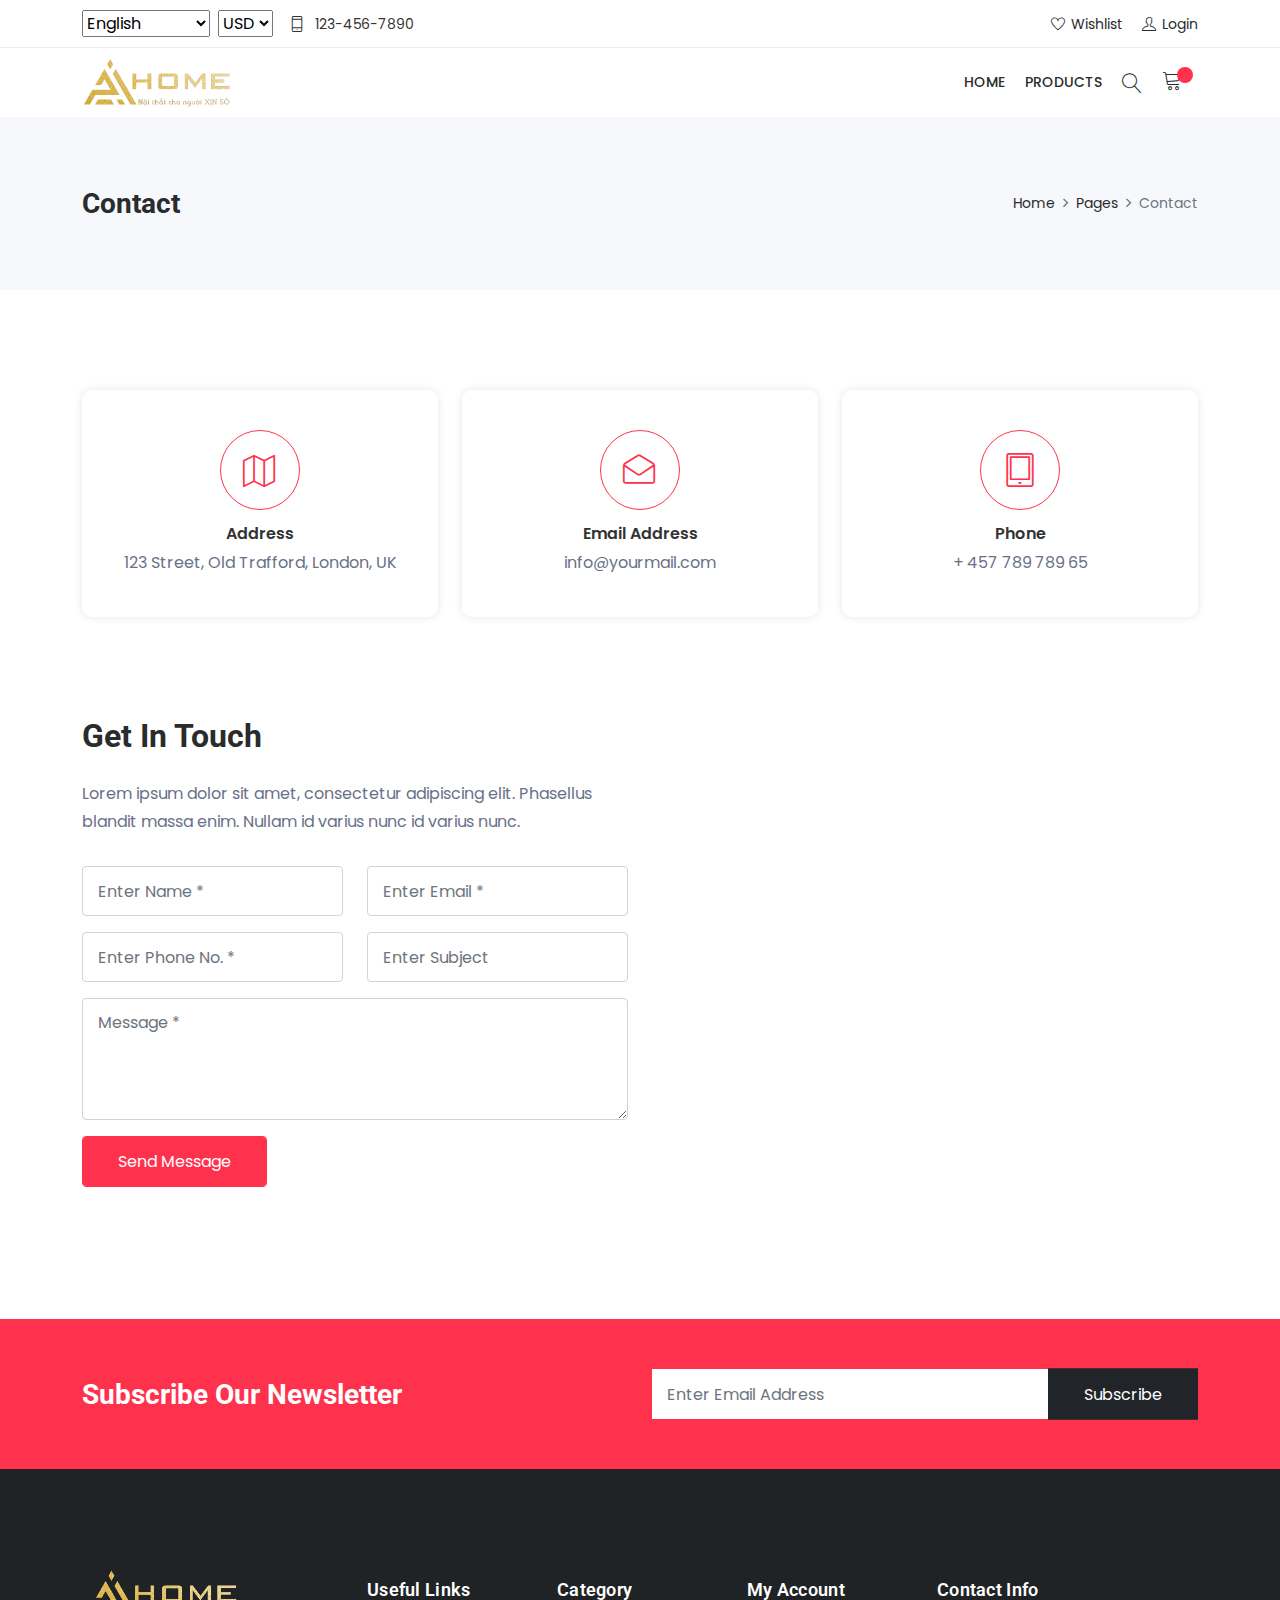
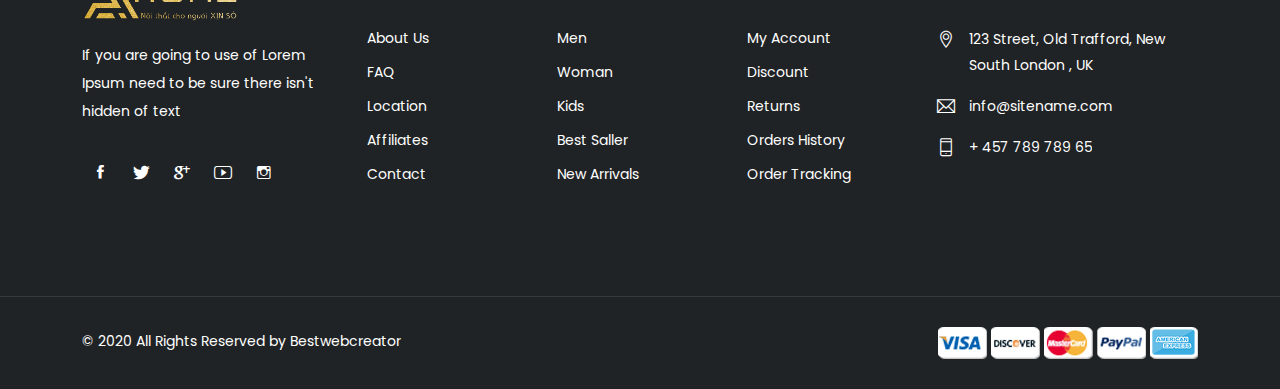
<file: du_an_rikkie_ecommerce-main/contact.html>
<!DOCTYPE html>
<html lang="en">
<head>
<!-- Meta -->
<meta charset="utf-8">
<meta http-equiv="X-UA-Compatible" content="IE=edge">
<meta content="Anil z" name="author">
<meta name="viewport" content="width=device-width, initial-scale=1">
<meta name="description" content="Shopwise is Powerful features and You Can Use The Perfect Build this Template For Any eCommerce Website. The template is built for sell Fashion Products, Shoes, Bags, Cosmetics, Clothes, Sunglasses, Furniture, Kids Products, Electronics, Stationery Products and Sporting Goods.">
<meta name="keywords" content="ecommerce, electronics store, Fashion store, furniture store,  bootstrap 4, clean, minimal, modern, online store, responsive, retail, shopping, ecommerce store">

<!-- SITE TITLE -->
<title>Shopwise - Contact</title>
<!-- Favicon Icon -->
<link rel="shortcut icon" type="image/x-icon" href="assets/images/favicon.png">
<!-- Animation CSS -->
<link rel="stylesheet" href="assets/css/animate.css">	
<!-- Latest Bootstrap min CSS -->
<link rel="stylesheet" href="assets/bootstrap/css/bootstrap.min.css">
<!-- Google Font -->
<link href="https://fonts.googleapis.com/css?family=Roboto:100,300,400,500,700,900&display=swap" rel="stylesheet"> 
<link href="https://fonts.googleapis.com/css?family=Poppins:200,300,400,500,600,700,800,900&display=swap" rel="stylesheet"> 
<!-- Icon Font CSS -->
<link rel="stylesheet" href="assets/css/all.min.css">
<link rel="stylesheet" href="assets/css/ionicons.min.css">
<link rel="stylesheet" href="assets/css/themify-icons.css">
<link rel="stylesheet" href="assets/css/linearicons.css">
<link rel="stylesheet" href="assets/css/flaticon.css">
<link rel="stylesheet" href="assets/css/simple-line-icons.css">

<!-- Style CSS -->
<link rel="stylesheet" href="assets/css/style.css">
<link rel="stylesheet" href="assets/css/responsive.css">

</head>

<body>

<!-- START HEADER -->
<header class="header_wrap fixed-top header_with_topbar">
	<div class="top-header">
        <div class="container">
            <div class="row align-items-center">
                <div class="col-md-6">
                	<div class="d-flex align-items-center justify-content-center justify-content-md-start">
                        <div class="lng_dropdown me-2">
                            <select name="countries" class="custome_select">
                                <option value='en' data-image="assets/images/eng.png" data-title="English">English</option>
                                <option value='fn' data-image="assets/images/fn.png" data-title="France">France</option>
                                <option value='us' data-image="assets/images/us.png" data-title="United States">United States</option>
                            </select>
                        </div>
                        <div class="me-3">
                            <select name="countries" class="custome_select">
                                <option value='USD' data-title="USD">USD</option>
                                <option value='EUR' data-title="EUR">EUR</option>
                                <option value='GBR' data-title="GBR">GBR</option>
                            </select>
                        </div>
                        <ul class="contact_detail text-center text-lg-start">
                            <li><i class="ti-mobile"></i><span>123-456-7890</span></li>
                        </ul>
                    </div>
                </div>
                <div class="col-md-6">
                	<div class="text-center text-md-end">
                       	<ul class="header_list">
                            <li><a href="wishlist.html"><i class="ti-heart"></i><span>Wishlist</span></a></li>
                            <li><a href="login.html"><i class="ti-user"></i><span>Login</span></a></li>
						</ul>
                    </div>
                </div>
            </div>
        </div>
    </div>

    <div class="bottom_header dark_skin main_menu_uppercase">
    	<div class="container">
            <nav class="navbar navbar-expand-lg"> 
                <a class="navbar-brand" href="index.html">
                    <img class="logo_light" src="assets/images/product/logo-1.png" alt="logo" />
                    <img class="logo_dark" src="assets/images/product/logo-1.png" alt="logo" />
                </a>
                <button class="navbar-toggler" type="button" data-bs-toggle="collapse" data-bs-target="#navbarSupportedContent" aria-expanded="false"> 
                    <span class="ion-android-menu"></span>
                </button>
                <div class="collapse navbar-collapse justify-content-end" id="navbarSupportedContent">
                    <ul class="navbar-nav">
                        <li class="dropdown">
                            <a class="nav-link" href="/index.html">Home</a>
                        </li>

                        <li class="dropdown dropdown-mega-menu">
                            <a class="nav-link" href="/category.html">Products</a>
                        </li>
                     
                         
                    </ul>
                </div>
                <ul class="navbar-nav attr-nav align-items-center">
                    <li><a href="javascript:void(0);" class="nav-link search_trigger"><i class="linearicons-magnifier"></i></a>
                        <div class="search_wrap">
                            <span class="close-search"><i class="ion-ios-close-empty"></i></span>
                            <form>
                                <input type="text" placeholder="Search" class="form-control" id="search_input">
                                <button type="submit" class="search_icon"><i class="ion-ios-search-strong"></i></button>
                            </form>
                        </div><div class="search_overlay"></div>
                    </li>
                    <li class="dropdown cart_dropdown"><a class="nav-link cart_trigger" href="#" data-bs-toggle="dropdown"><i class="linearicons-cart"></i><span class="cart_count"></span></a>
                        <div class="cart_box dropdown-menu dropdown-menu-right">

                        </div>
                    </li>
                </ul>
            </nav>
        </div>
    </div>
 
</header>
<!-- END HEADER -->

<!-- START SECTION BREADCRUMB -->
<div class="breadcrumb_section bg_gray page-title-mini">
    <div class="container"><!-- STRART CONTAINER -->
        <div class="row align-items-center">
        	<div class="col-md-6">
                <div class="page-title">
            		<h1>Contact</h1>
                </div>
            </div>
            <div class="col-md-6">
                <ol class="breadcrumb justify-content-md-end">
                    <li class="breadcrumb-item"><a href="#">Home</a></li>
                    <li class="breadcrumb-item"><a href="#">Pages</a></li>
                    <li class="breadcrumb-item active">Contact</li>
                </ol>
            </div>
        </div>
    </div><!-- END CONTAINER-->
</div>
<!-- END SECTION BREADCRUMB -->

<!-- START MAIN CONTENT -->
<div class="main_content">

<!-- START SECTION CONTACT -->
<div class="section pb_70">
	<div class="container">
        <div class="row">
            <div class="col-xl-4 col-md-6">
            	<div class="contact_wrap contact_style3">
                    <div class="contact_icon">
                        <i class="linearicons-map2"></i>
                    </div>
                    <div class="contact_text">
                        <span>Address</span>
                        <p>123 Street, Old Trafford, London, UK</p>
                    </div>
                </div>
            </div>
            <div class="col-xl-4 col-md-6">
            	<div class="contact_wrap contact_style3">
                    <div class="contact_icon">
                        <i class="linearicons-envelope-open"></i>
                    </div>
                    <div class="contact_text">
                        <span>Email Address</span>
                        <a href="mailto:info@sitename.com">info@yourmail.com </a>
                    </div>
                </div>
            </div>
            <div class="col-xl-4 col-md-6">
            	<div class="contact_wrap contact_style3">
                    <div class="contact_icon">
                        <i class="linearicons-tablet2"></i>
                    </div>
                    <div class="contact_text">
                        <span>Phone</span>
                        <p>+ 457 789 789 65</p>
                    </div>
                </div>
            </div>
        </div>
    </div>
</div>
<!-- END SECTION CONTACT -->

<!-- START SECTION CONTACT -->
<div class="section pt-0">
	<div class="container">
    	<div class="row">
        	<div class="col-lg-6">
            	<div class="heading_s1">
                	<h2>Get In touch</h2>
                </div>
                <p class="leads">Lorem ipsum dolor sit amet, consectetur adipiscing elit. Phasellus blandit massa enim. Nullam id varius nunc id varius nunc.</p>
                <div class="field_form">
                    <form method="post" name="enq">
                        <div class="row">
                            <div class="form-group col-md-6 mb-3">
                                <input required placeholder="Enter Name *" id="first-name" class="form-control" name="name" type="text">
                             </div>
                            <div class="form-group col-md-6 mb-3">
                                <input required placeholder="Enter Email *" id="email" class="form-control" name="email" type="email">
                            </div>
                            <div class="form-group col-md-6 mb-3">
                                <input required placeholder="Enter Phone No. *" id="phone" class="form-control" name="phone">
                            </div>
                            <div class="form-group col-md-6 mb-3">
                                <input placeholder="Enter Subject" id="subject" class="form-control" name="subject">
                            </div>
                            <div class="form-group col-md-12 mb-3">
                                <textarea required placeholder="Message *" id="description" class="form-control" name="message" rows="4"></textarea>
                            </div>
                            <div class="col-md-12 mb-3">
                                <button type="submit" title="Submit Your Message!" class="btn btn-fill-out" id="submitButton" name="submit" value="Submit">Send Message</button>
                            </div>
                            <div class="col-md-12 mb-3">
                                <div id="alert-msg" class="alert-msg text-center"></div>
                            </div>
                        </div>
                    </form>		
                </div>
            </div>
         
        </div>
    </div>
</div>
<!-- END SECTION CONTACT -->

<!-- START SECTION SUBSCRIBE NEWSLETTER -->
<div class="section bg_default small_pt small_pb">
	<div class="container">	
    	<div class="row align-items-center">	
            <div class="col-md-6">
                <div class="heading_s1 mb-md-0 heading_light">
                    <h3>Subscribe Our Newsletter</h3>
                </div>
            </div>
            <div class="col-md-6">
                <div class="newsletter_form">
                    <form>
                        <input type="text" required="" class="form-control rounded-0" placeholder="Enter Email Address">
                        <button type="submit" class="btn btn-dark rounded-0" name="submit" value="Submit">Subscribe</button>
                    </form>
                </div>
            </div>
        </div>
    </div>
</div>
<!-- START SECTION SUBSCRIBE NEWSLETTER -->

</div>
<!-- END MAIN CONTENT -->

<!-- START FOOTER -->
<footer class="footer_dark">
	<div class="footer_top">
        <div class="container">
            <div class="row">
                <div class="col-lg-3 col-md-6 col-sm-12">
                	<div class="widget">
                        <div class="footer_logo">
                            <a href="#"><img src="assets/images/product/logo-1.png" alt="logo"/></a>
                        </div>
                        <p>If you are going to use of Lorem Ipsum need to be sure there isn't hidden of text</p>
                    </div>
                    <div class="widget">
                        <ul class="social_icons social_white">
                            <li><a href="#"><i class="ion-social-facebook"></i></a></li>
                            <li><a href="#"><i class="ion-social-twitter"></i></a></li>
                            <li><a href="#"><i class="ion-social-googleplus"></i></a></li>
                            <li><a href="#"><i class="ion-social-youtube-outline"></i></a></li>
                            <li><a href="#"><i class="ion-social-instagram-outline"></i></a></li>
                        </ul>
                    </div>
        		</div>
                <div class="col-lg-2 col-md-3 col-sm-6">
                	<div class="widget">
                        <h6 class="widget_title">Useful Links</h6>
                        <ul class="widget_links">
                            <li><a href="#">About Us</a></li>
                            <li><a href="#">FAQ</a></li>
                            <li><a href="#">Location</a></li>
                            <li><a href="#">Affiliates</a></li>
                            <li><a href="#">Contact</a></li>
                        </ul>
                    </div>
                </div>
                <div class="col-lg-2 col-md-3 col-sm-6">
                	<div class="widget">
                        <h6 class="widget_title">Category</h6>
                        <ul class="widget_links">
                            <li><a href="#">Men</a></li>
                            <li><a href="#">Woman</a></li>
                            <li><a href="#">Kids</a></li>
                            <li><a href="#">Best Saller</a></li>
                            <li><a href="#">New Arrivals</a></li>
                        </ul>
                    </div>
                </div>
                <div class="col-lg-2 col-md-6 col-sm-6">
                	<div class="widget">
                        <h6 class="widget_title">My Account</h6>
                        <ul class="widget_links">
                            <li><a href="#">My Account</a></li>
                            <li><a href="#">Discount</a></li>
                            <li><a href="#">Returns</a></li>
                            <li><a href="#">Orders History</a></li>
                            <li><a href="#">Order Tracking</a></li>
                        </ul>
                    </div>
                </div>
                <div class="col-lg-3 col-md-4 col-sm-6">
                	<div class="widget">
                        <h6 class="widget_title">Contact Info</h6>
                        <ul class="contact_info contact_info_light">
                            <li>
                                <i class="ti-location-pin"></i>
                                <p>123 Street, Old Trafford, New South London , UK</p>
                            </li>
                            <li>
                                <i class="ti-email"></i>
                                <a href="mailto:info@sitename.com">info@sitename.com</a>
                            </li>
                            <li>
                                <i class="ti-mobile"></i>
                                <p>+ 457 789 789 65</p>
                            </li>
                        </ul>
                    </div>
                </div>
            </div>
        </div>
    </div>
    <div class="bottom_footer border-top-tran">
        <div class="container">
            <div class="row">
                <div class="col-md-6">
                    <p class="mb-md-0 text-center text-md-start">© 2020 All Rights Reserved by Bestwebcreator</p>
                </div>
                <div class="col-md-6">
                    <ul class="footer_payment text-center text-lg-end">
                        <li><a href="#"><img src="assets/images/visa.png" alt="visa"></a></li>
                        <li><a href="#"><img src="assets/images/discover.png" alt="discover"></a></li>
                        <li><a href="#"><img src="assets/images/master_card.png" alt="master_card"></a></li>
                        <li><a href="#"><img src="assets/images/paypal.png" alt="paypal"></a></li>
                        <li><a href="#"><img src="assets/images/amarican_express.png" alt="amarican_express"></a></li>
                    </ul>
                </div>
            </div>
        </div>
    </div>
</footer>
<!-- END FOOTER -->

<a href="#" class="scrollup" style="display: none;"><i class="ion-ios-arrow-up"></i></a> 


</body>
</html>
</file>
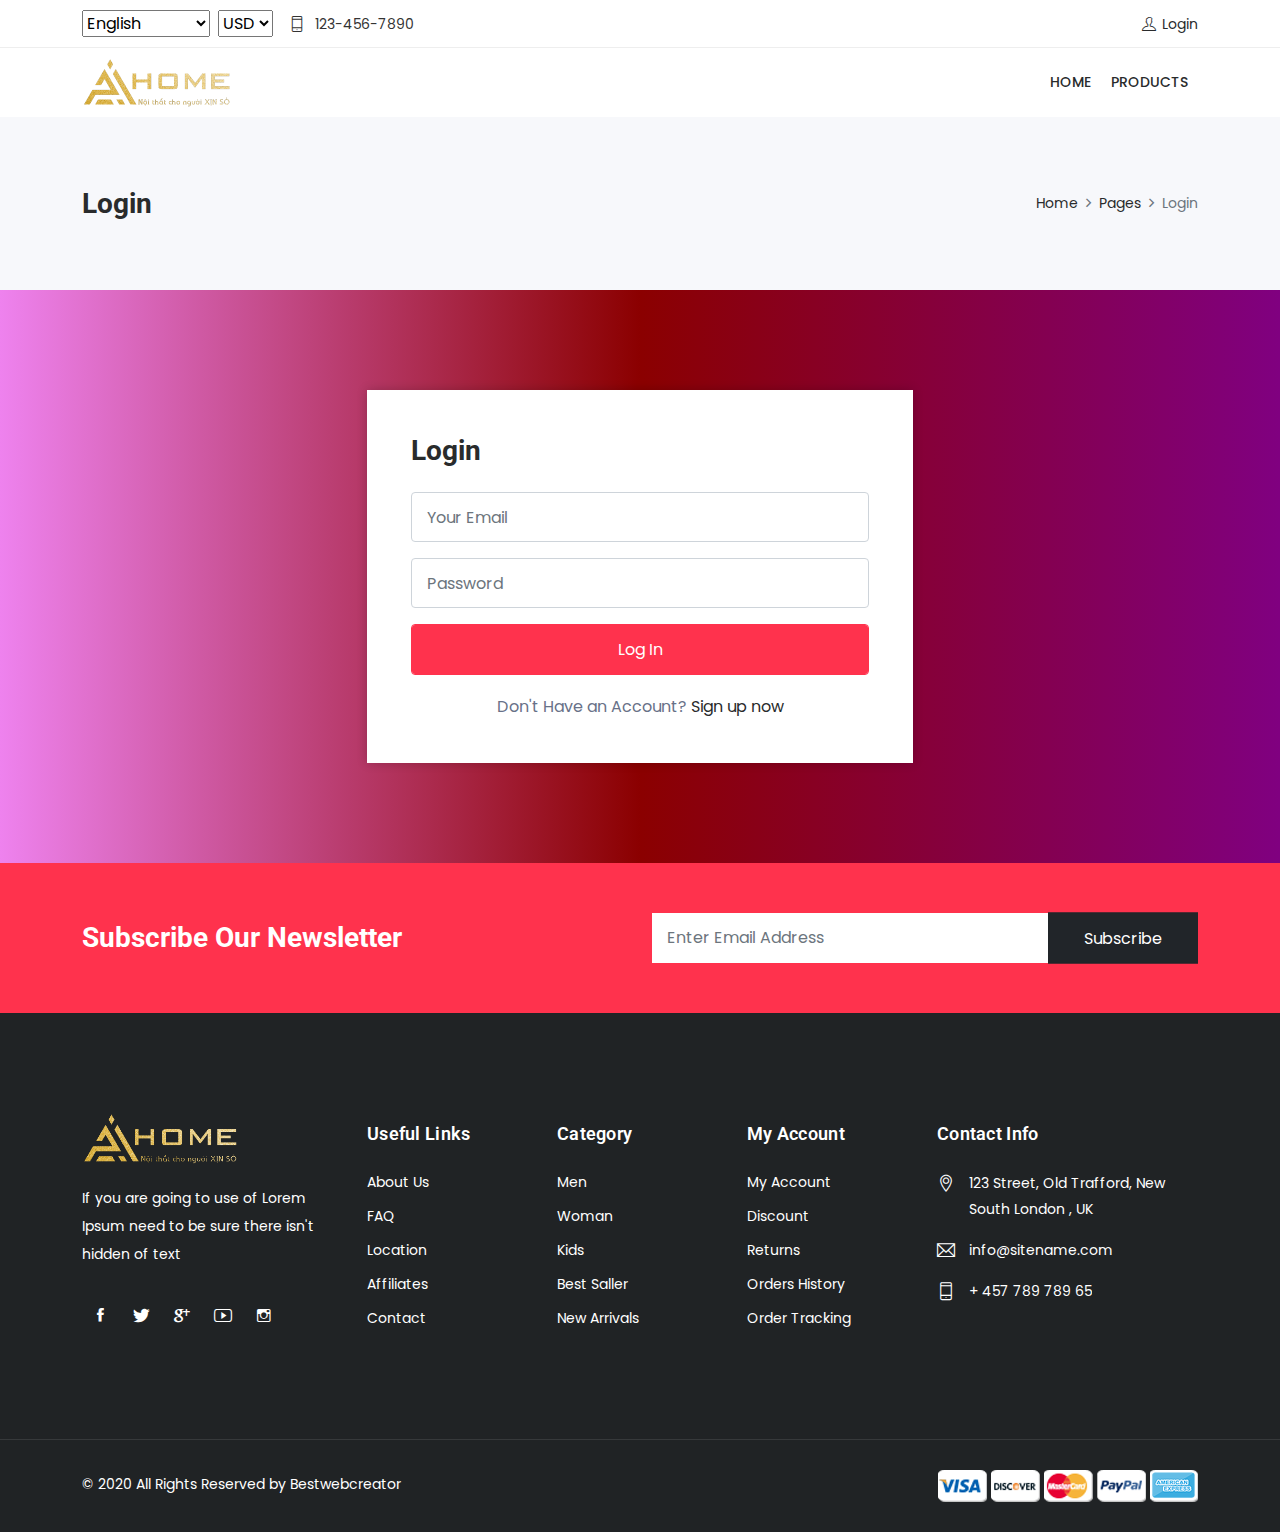
<file: du_an_rikkie_ecommerce-main/login.html>
<!DOCTYPE html>
<html lang="en">
<head>
<!-- Meta -->
<meta charset="utf-8">
<meta http-equiv="X-UA-Compatible" content="IE=edge">
<meta content="Anil z" name="author">
<meta name="viewport" content="width=device-width, initial-scale=1">
<meta name="description" content="Shopwise is Powerful features and You Can Use The Perfect Build this Template For Any eCommerce Website. The template is built for sell Fashion Products, Shoes, Bags, Cosmetics, Clothes, Sunglasses, Furniture, Kids Products, Electronics, Stationery Products and Sporting Goods.">
<meta name="keywords" content="ecommerce, electronics store, Fashion store, furniture store,  bootstrap 4, clean, minimal, modern, online store, responsive, retail, shopping, ecommerce store">

<!-- SITE TITLE -->
<title>Shopwise - login</title>
<!-- Favicon Icon -->
<link rel="shortcut icon" type="image/x-icon" href="assets/images/favicon.png">
<!-- Animation CSS -->
<link rel="stylesheet" href="assets/css/animate.css">	
<!-- Latest Bootstrap min CSS -->
<link rel="stylesheet" href="assets/bootstrap/css/bootstrap.min.css">
<!-- Google Font -->
<link href="https://fonts.googleapis.com/css?family=Roboto:100,300,400,500,700,900&display=swap" rel="stylesheet"> 
<link href="https://fonts.googleapis.com/css?family=Poppins:200,300,400,500,600,700,800,900&display=swap" rel="stylesheet"> 
<!-- Icon Font CSS -->
<link rel="stylesheet" href="assets/css/all.min.css">
<link rel="stylesheet" href="assets/css/ionicons.min.css">
<link rel="stylesheet" href="assets/css/themify-icons.css">
<link rel="stylesheet" href="assets/css/linearicons.css">
<link rel="stylesheet" href="assets/css/flaticon.css">
<link rel="stylesheet" href="assets/css/simple-line-icons.css">

<!-- Style CSS -->
<link rel="stylesheet" href="assets/css/style.css">
<link rel="stylesheet" href="assets/css/responsive.css">
<link rel="stylesheet" href="assets/css/pages/login.css">


<!-- Hàm common -->
<script src="./assets/js/pages/common.js"></script>

</head>

<body>

<!-- START HEADER -->
<header class="header_wrap fixed-top header_with_topbar">
	<div class="top-header">
        <div class="container">
            <div class="row align-items-center">
                <div class="col-md-6">
                	<div class="d-flex align-items-center justify-content-center justify-content-md-start">
                        <div class="lng_dropdown me-2">
                            <select name="countries" class="custome_select">
                                <option value='en' data-image="assets/images/eng.png" data-title="English">English</option>
                                <option value='fn' data-image="assets/images/fn.png" data-title="France">France</option>
                                <option value='us' data-image="assets/images/us.png" data-title="United States">United States</option>
                            </select>
                        </div>
                        <div class="me-3">
                            <select name="countries" class="custome_select">
                                <option value='USD' data-title="USD">USD</option>
                                <option value='EUR' data-title="EUR">EUR</option>
                                <option value='GBR' data-title="GBR">GBR</option>
                            </select>
                        </div>
                        <ul class="contact_detail text-center text-lg-start">
                            <li><i class="ti-mobile"></i><span>123-456-7890</span></li>
                        </ul>
                    </div>
                </div>
                <div class="col-md-6">
                	<div class="text-center text-md-end">
                       	<ul class="header_list">
                           
                            <li><a href="login.html"><i class="ti-user"></i><span>Login</span></a></li>
						</ul>
                    </div>
                </div>
            </div>
        </div>
    </div>

    <div class="bottom_header dark_skin main_menu_uppercase">
    	<div class="container">
            <nav class="navbar navbar-expand-lg"> 
                <a class="navbar-brand" href="index.html">
                    <img class="logo_light" src="assets/images/product/logo-1.png" alt="logo" />
                    <img class="logo_dark" src="assets/images/product/logo-1.png" alt="logo" />
                </a>
                <button class="navbar-toggler" type="button" data-bs-toggle="collapse" data-bs-target="#navbarSupportedContent" aria-expanded="false"> 
                    <span class="ion-android-menu"></span>
                </button>
                <div class="collapse navbar-collapse justify-content-end" id="navbarSupportedContent">
                    <ul class="navbar-nav">
                        <li class="dropdown">
                            <a class="nav-link" href="/index.html">Home</a>
                        </li>

                        <li class="dropdown dropdown-mega-menu">
                            <a class="nav-link" href="#" data-bs-toggle="dropdown">Products</a>
                        </li>
                     
                      
                    </ul>
                </div>
                <ul class="navbar-nav attr-nav align-items-center">
                    <!-- <li><a href="javascript:void(0);" class="nav-link search_trigger"><i class="linearicons-magnifier"></i></a>
                        <div class="search_wrap">
                            <span class="close-search"><i class="ion-ios-close-empty"></i></span>
                            <form>
                                <input type="text" placeholder="Search" class="form-control" id="search_input">
                                <button type="submit" class="search_icon"><i class="ion-ios-search-strong"></i></button>
                            </form>
                        </div><div class="search_overlay"></div>
                    </li>
                    <li class="dropdown cart_dropdown"><a class="nav-link cart_trigger" href="#" data-bs-toggle="dropdown"><i class="linearicons-cart"></i><span class="cart_count"></span></a>
                        <div class="cart_box dropdown-menu dropdown-menu-right">
>
                        </div>
                    </li> -->
                </ul>
            </nav>
        </div>
    </div>
</header>
<!-- END HEADER -->

<!-- START SECTION BREADCRUMB -->
<div class="breadcrumb_section bg_gray page-title-mini">
    <div class="container"><!-- STRART CONTAINER -->
        <div class="row align-items-center">
        	<div class="col-md-6">
                <div class="page-title">
            		<h1>Login</h1>
                </div>
            </div>
            <div class="col-md-6">
                <ol class="breadcrumb justify-content-md-end">
                    <li class="breadcrumb-item"><a href="#">Home</a></li>
                    <li class="breadcrumb-item"><a href="#">Pages</a></li>
                    <li class="breadcrumb-item active">Login</li>
                </ol>
            </div>
        </div>
    </div><!-- END CONTAINER-->
</div>
<!-- END SECTION BREADCRUMB -->

<!-- START MAIN CONTENT -->
<div class="main_content">

<!-- START LOGIN SECTION -->
<div class="login_register_wrap section">
    <div class="container">
        <div class="row justify-content-center">
            <div class="col-xl-6 col-md-10">
                <div class="login_wrap">
            		<div class="padding_eight_all bg-white">
                        <div class="heading_s1">
                            <h3>Login</h3>
                        </div>
                        <form method="post">
                            <div class="alert alert-danger hide" role="alert">
                                
                            </div>
    
                            <!-- ô nhập Email-->
                            <div class="form-group mb-3">
                                <input 
                                    type="text" 
                                    class="form-control email" 
                                    name="email" 
                                    placeholder="Your Email"
                                >
                                <div class="error-email error-message">

                                </div>
                            </div>
                            <!-- ô nhập password -->
                            <div class="form-group mb-3 password-login">
                                <input 
                                    class="form-control password" 
                                    type="password" 
                                    name="password"
                                    placeholder="Password"
                                >
                                <div class="error-password error-message">
                                </div>
                                <!-- <i class="fas fa-eye-slash toogle_password"></i> -->
                            </div>

                            <div class="form-group mb-3">
                                <button type="submit" class="btn btn-fill-out btn-block btn-login" name="login">Log in</button>
                            </div>
                        </form>


                        <div class="form-note text-center">Don't Have an Account? <a href="signup.html">Sign up now</a></div>
                    </div>
                </div>
            </div>
        </div>
    </div>
</div>
<!-- END LOGIN SECTION -->

<!-- START SECTION SUBSCRIBE NEWSLETTER -->
<div class="section bg_default small_pt small_pb">
	<div class="container">	
    	<div class="row align-items-center">	
            <div class="col-md-6">
                <div class="heading_s1 mb-md-0 heading_light">
                    <h3>Subscribe Our Newsletter</h3>
                </div>
            </div>
            <div class="col-md-6">
                <div class="newsletter_form">
                    <form>
                        <input type="text" required="" class="form-control rounded-0" placeholder="Enter Email Address">
                        <button type="submit" class="btn btn-dark rounded-0" name="submit" value="Submit">Subscribe</button>
                    </form>
                </div>
            </div>
        </div>
    </div>
</div>
<!-- START SECTION SUBSCRIBE NEWSLETTER -->

</div>
<!-- END MAIN CONTENT -->

<!-- START FOOTER -->
<footer class="footer_dark">
	<div class="footer_top">
        <div class="container">
            <div class="row">
                <div class="col-lg-3 col-md-6 col-sm-12">
                	<div class="widget">
                        <div class="footer_logo">
                            <a href="#"><img src="assets/images/product/logo-1.png" alt="logo"/></a>
                        </div>
                        <p>If you are going to use of Lorem Ipsum need to be sure there isn't hidden of text</p>
                    </div>
                    <div class="widget">
                        <ul class="social_icons social_white">
                            <li><a href="#"><i class="ion-social-facebook"></i></a></li>
                            <li><a href="#"><i class="ion-social-twitter"></i></a></li>
                            <li><a href="#"><i class="ion-social-googleplus"></i></a></li>
                            <li><a href="#"><i class="ion-social-youtube-outline"></i></a></li>
                            <li><a href="#"><i class="ion-social-instagram-outline"></i></a></li>
                        </ul>
                    </div>
        		</div>
                <div class="col-lg-2 col-md-3 col-sm-6">
                	<div class="widget">
                        <h6 class="widget_title">Useful Links</h6>
                        <ul class="widget_links">
                            <li><a href="#">About Us</a></li>
                            <li><a href="#">FAQ</a></li>
                            <li><a href="#">Location</a></li>
                            <li><a href="#">Affiliates</a></li>
                            <li><a href="#">Contact</a></li>
                        </ul>
                    </div>
                </div>
                <div class="col-lg-2 col-md-3 col-sm-6">
                	<div class="widget">
                        <h6 class="widget_title">Category</h6>
                        <ul class="widget_links">
                            <li><a href="#">Men</a></li>
                            <li><a href="#">Woman</a></li>
                            <li><a href="#">Kids</a></li>
                            <li><a href="#">Best Saller</a></li>
                            <li><a href="#">New Arrivals</a></li>
                        </ul>
                    </div>
                </div>
                <div class="col-lg-2 col-md-6 col-sm-6">
                	<div class="widget">
                        <h6 class="widget_title">My Account</h6>
                        <ul class="widget_links">
                            <li><a href="#">My Account</a></li>
                            <li><a href="#">Discount</a></li>
                            <li><a href="#">Returns</a></li>
                            <li><a href="#">Orders History</a></li>
                            <li><a href="#">Order Tracking</a></li>
                        </ul>
                    </div>
                </div>
                <div class="col-lg-3 col-md-4 col-sm-6">
                	<div class="widget">
                        <h6 class="widget_title">Contact Info</h6>
                        <ul class="contact_info contact_info_light">
                            <li>
                                <i class="ti-location-pin"></i>
                                <p>123 Street, Old Trafford, New South London , UK</p>
                            </li>
                            <li>
                                <i class="ti-email"></i>
                                <a href="mailto:info@sitename.com">info@sitename.com</a>
                            </li>
                            <li>
                                <i class="ti-mobile"></i>
                                <p>+ 457 789 789 65</p>
                            </li>
                        </ul>
                    </div>
                </div>
            </div>
        </div>
    </div>
    <div class="bottom_footer border-top-tran">
        <div class="container">
            <div class="row">
                <div class="col-md-6">
                    <p class="mb-md-0 text-center text-md-start">© 2020 All Rights Reserved by Bestwebcreator</p>
                </div>
                <div class="col-md-6">
                    <ul class="footer_payment text-center text-lg-end">
                        <li><a href="#"><img src="assets/images/visa.png" alt="visa"></a></li>
                        <li><a href="#"><img src="assets/images/discover.png" alt="discover"></a></li>
                        <li><a href="#"><img src="assets/images/master_card.png" alt="master_card"></a></li>
                        <li><a href="#"><img src="assets/images/paypal.png" alt="paypal"></a></li>
                        <li><a href="#"><img src="assets/images/amarican_express.png" alt="amarican_express"></a></li>
                    </ul>
                </div>
            </div>
        </div>
    </div>
</footer>
<!-- END FOOTER -->



<a href="#" class="scrollup" style="display: none;"><i class="ion-ios-arrow-up"></i></a> 
<script src="assets/js/pages/login.js"></script>
</body>
</html>
</file>
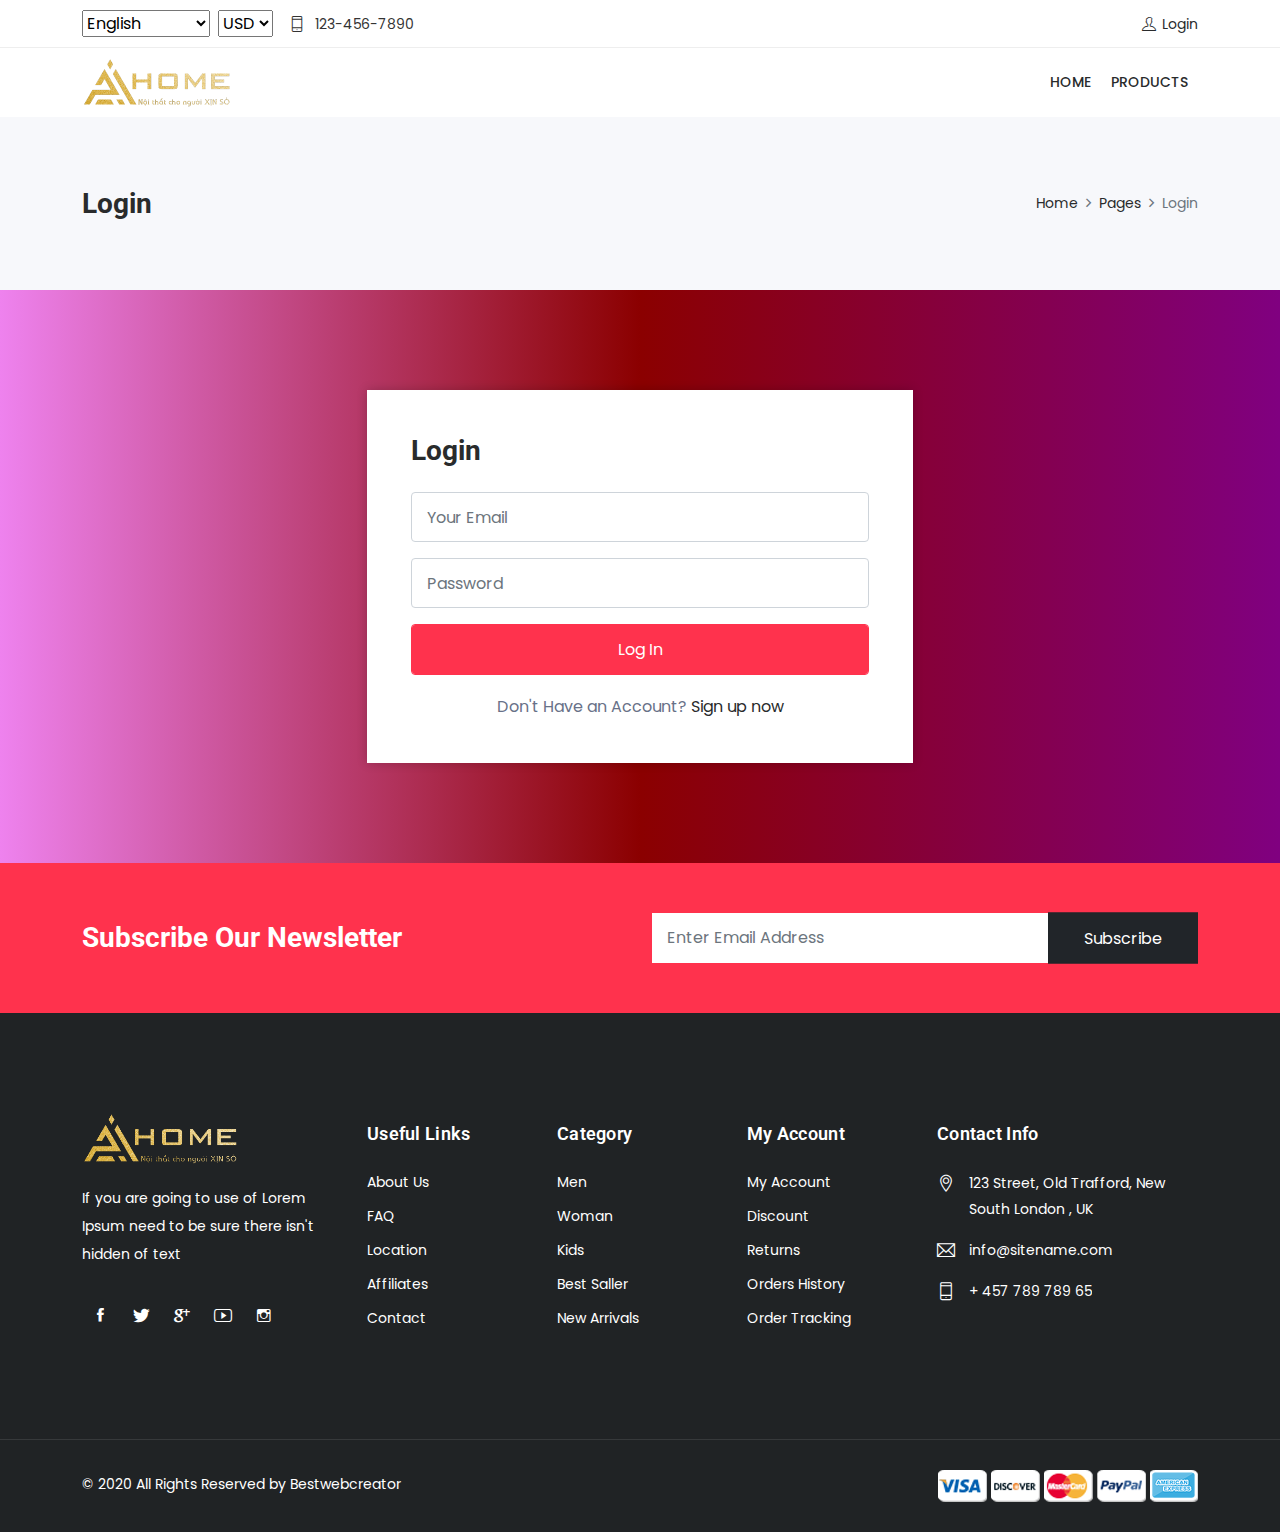
<file: du_an_rikkie_ecommerce-main/my-account.html>
<!DOCTYPE html>
<html lang="en">

<head>
    <!-- Meta -->
    <meta charset="utf-8">
    <meta http-equiv="X-UA-Compatible" content="IE=edge">
    <meta content="Anil z" name="author">
    <meta name="viewport" content="width=device-width, initial-scale=1">
    <meta name="description"
        content="Shopwise is Powerful features and You Can Use The Perfect Build this Template For Any eCommerce Website. The template is built for sell Fashion Products, Shoes, Bags, Cosmetics, Clothes, Sunglasses, Furniture, Kids Products, Electronics, Stationery Products and Sporting Goods.">
    <meta name="keywords"
        content="ecommerce, electronics store, Fashion store, furniture store,  bootstrap 4, clean, minimal, modern, online store, responsive, retail, shopping, ecommerce store">

    <!-- SITE TITLE -->
    <title>Shopwise - my-account</title>
    <!-- Favicon Icon -->
    <link rel="shortcut icon" type="image/x-icon" href="assets/images/favicon.png">
    <!-- Animation CSS -->
    <link rel="stylesheet" href="assets/css/animate.css">
    <!-- Latest Bootstrap min CSS -->
    <link rel="stylesheet" href="assets/bootstrap/css/bootstrap.min.css">
    <!-- Google Font -->
    <link href="https://fonts.googleapis.com/css?family=Roboto:100,300,400,500,700,900&display=swap" rel="stylesheet">
    <link href="https://fonts.googleapis.com/css?family=Poppins:200,300,400,500,600,700,800,900&display=swap"
        rel="stylesheet">
    <!-- Icon Font CSS -->
    <link rel="stylesheet" href="assets/css/all.min.css">
    <link rel="stylesheet" href="assets/css/ionicons.min.css">
    <link rel="stylesheet" href="assets/css/themify-icons.css">
    <link rel="stylesheet" href="assets/css/linearicons.css">
    <link rel="stylesheet" href="assets/css/flaticon.css">
    <link rel="stylesheet" href="assets/css/simple-line-icons.css">

    <!-- Style CSS -->
    <link rel="stylesheet" href="assets/css/style.css">
    <link rel="stylesheet" href="assets/css/responsive.css">

    <link rel="stylesheet" href="assets/css/pages/my_account.css">

   

</head>

<body>

    <!-- START HEADER -->
    <header class="header_wrap fixed-top header_with_topbar">
        <div class="top-header">
            <div class="container">
                <div class="row align-items-center">
                    <div class="col-md-6">
                        <div class="d-flex align-items-center justify-content-center justify-content-md-start">
                            <div class="lng_dropdown me-2">

                            </div>
                            <div class="me-3">
                                <select name="countries" class="custome_select">
                                    <option value='USD' data-title="USD">USD</option>
                                    <option value='EUR' data-title="EUR">EUR</option>
                                    <option value='GBR' data-title="GBR">GBR</option>
                                </select>
                            </div>
                            <ul class="contact_detail text-center text-lg-start">
                                <li><i class="ti-mobile"></i><span>123-456-7890</span></li>
                            </ul>
                        </div>
                    </div>
                    <div class="col-md-6">
                        <div class="text-center text-md-end">
                            <ul class="header_list">
                                <!-- <li><a href="wishlist.html"><i class="ti-heart"></i><span>Wishlist</span></a></li> -->
                                <li>
                                    <a href="/my-account.html">
                                        <i class="ti-user"></i>
                                        <span class="user_login"></span>
                                    </a>
                                </li>
                            </ul>
                        </div>
                    </div>
                </div>
            </div>
        </div>

        <div class="bottom_header dark_skin main_menu_uppercase">
            <div class="container">
                <nav class="navbar navbar-expand-lg">
                    <a class="navbar-brand" href="index.html">
                        <img class="logo_light" src="assets/images/product/logo-1.png" alt="logo" />
                        <img class="logo_dark" src="assets/images/product/logo-1.png" alt="logo" />
                    </a>
                    <button class="navbar-toggler" type="button" data-bs-toggle="collapse"
                        data-bs-target="#navbarSupportedContent" aria-expanded="false">
                        <span class="ion-android-menu"></span>
                    </button>
                    <div class="collapse navbar-collapse justify-content-end" id="navbarSupportedContent">
                        <ul class="navbar-nav">
                            <li class="dropdown">
                                <a class="nav-link" href="/index.html">Home</a>
                            </li>

                            <li class="dropdown dropdown-mega-menu">
                                <a class="nav-link" href="/category.html">Products</a>
                            </li>

                           
                        </ul>
                    </div>
                    <ul class="navbar-nav attr-nav align-items-center">
                        <!-- <li><a href="javascript:void(0);" class="nav-link search_trigger"><i
                                    class="linearicons-magnifier"></i></a>
                            <div class="search_wrap">
                                <span class="close-search"><i class="ion-ios-close-empty"></i></span>
                                <form>
                                    <input type="text" placeholder="Search" class="form-control" id="search_input">
                                    <button type="submit" class="search_icon"><i
                                            class="ion-ios-search-strong"></i></button>
                                </form>
                            </div>
                            <div class="search_overlay"></div>
                        </li> -->
                        <!-- <li class="dropdown cart_dropdown"><a class="nav-link cart_trigger" href="#"
                                data-bs-toggle="dropdown"><i class="linearicons-cart"></i><span
                                    class="cart_count"></span></a>
                            <div class="cart_box dropdown-menu dropdown-menu-right">

                            </div>
                        </li> -->
                    </ul>
                </nav>
            </div>
        </div>


    </header>
    <!-- END HEADER -->

    <!-- START SECTION BREADCRUMB -->
    <div class="breadcrumb_section bg_gray page-title-mini">
        <div class="container"><!-- STRART CONTAINER -->
            <div class="row align-items-center">
                <div class="col-md-6">
                    <div class="page-title">
                        <h1>My Account</h1>
                    </div>
                </div>
                <div class="col-md-6">
                    <ol class="breadcrumb justify-content-md-end">
                        <li class="breadcrumb-item"><a href="/index.html">Home</a></li>
                        <li class="breadcrumb-item"><a href="#">Pages</a></li>
                        <li class="breadcrumb-item active">My Account</li>
                    </ol>
                </div>
            </div>
        </div><!-- END CONTAINER-->
    </div>
    <!-- END SECTION BREADCRUMB -->

    <!-- START MAIN CONTENT -->
    <div class="main_content">

        <!-- START SECTION SHOP -->
        <div class="section">
            <div class="container">
                <div class="row">
                    <div class="col-lg-3 col-md-4">
                        <div class="dashboard_menu">
                            <ul class="nav nav-tabs flex-column" role="tablist">
                                <li class="nav-item">
                                    <a class="nav-link active" id="dashboard-tab" data-bs-toggle="tab" href="#dashboard"
                                        role="tab" aria-controls="dashboard" aria-selected="false"><i
                                            class="ti-layout-grid2"></i>Products</a>
                                </li>
                                <li class="nav-item">
                                    <a class="nav-link" id="users-tab" data-bs-toggle="tab" href="#users"
                                        role="tab" aria-controls="users" aria-selected="false"><i class="far fa-user"></i>Users</a>
                                </li>
                                <!-- <li class="nav-item">
                                    <a class="nav-link" id="orders-tab" data-bs-toggle="tab" href="#orders" role="tab"
                                        aria-controls="orders" aria-selected="false"><i
                                            class="ti-shopping-cart-full"></i>Orders</a>
                                </li> -->
                                <li class="nav-item">
                                    <a class="nav-link" id="address-tab" data-bs-toggle="tab" href="#address" role="tab"
                                        aria-controls="address" aria-selected="true"><i class="ti-folder"></i>Category</a>
                                </li>
                                <li class="nav-item">
                                    <a class="nav-link" id="account-detail-tab" data-bs-toggle="tab"
                                        href="#account-detail" role="tab" aria-controls="account-detail"
                                        aria-selected="true"><i class="ti-id-badge"></i>Account details</a>
                                </li>
                                <li class="nav-item">
                                    <a class="nav-link logout_user" href="#"><i class="ti-lock"></i>Logout</a>
                                </li>
                            </ul>
                        </div>
                    </div>
                    <div class="col-lg-9 col-md-8">
                        <div class="tab-content dashboard_content">

                            <!-- Quản lý sản phẩn -->
                            <div class="tab-pane fade active show" id="dashboard">
                                <div class="card">
                                    <div class="card-header">
                                        <h3>Quản lý sản phẩm</h3>
                                    </div>

                                    <div class="card-body">
                                        <div class="form_product_wrapper">
                                            <form class="form-save">
                                                <!-- nhập tên sản phẩm -->
                                                <div class="form-group">
                                                    <label for="">Tên Sản Phẩm</label>
                                                    <input type="text" class="form-control-item name"
                                                    placeholder="Nhập tên sản phẩm" />
                                                    <div class="error_message">
                                                    </div>
                                                </div>
                                                <!-- kết thúc nhập tên -->


                                                <!-- Chọn category -->
                                                <div class="form-group">
                                                    <label>Chọn danh mục</label>
                                                    <select class="form-control-item category_wrapper_form">
                                                        <!-- <option value="">Danh mục 1</option> -->

                                                    </select>
                                                </div>

                                                <!-- End category -->                                              




                                                <!-- nhập Giá sản phẩm -->
                                                <div class="form-group">
                                                    <label for="">Giá Sản Phẩm</label>
                                                    <input type="text" class="form-control-item prices"
                                                    placeholder="Nhập giá sản phẩm" />
                                                    <div class="error_message">
                                                    </div>
                                                </div>
                                                <!-- kết thúc nhập giá -->

                                                <!-- nhập ảnh sản phẩm -->
                                                <div class="form-group">
                                                    <label for="">Ảnh Sản Phẩm</label>
                                                    <input type="text" class="form-control-item image"
                                                    placeholder="Nhập ảnh sản phẩm" />
                                                    <div class="error_message">
                                                    </div>
                                                </div>
                                                <!-- kết thúc nhập ảnh -->

                                                <!-- nhập mô tả sản phẩm -->
                                                <div class="form-group">
                                                    <label for="">Mô Tả Sản Phẩm</label>
                                                    <textarea name="" id="" rows="6" class="form-control-item description"></textarea>
                                                    <div class="error_message">
                                                    </div>
                                                </div>
                                                <!-- kết thúc nhập mô tả sản phẩm -->




                                                <!-- Phần thêm loại sản phẩm-->

                                                <div class="form-group-radio">
                                                    <input type="radio" value="new_arrival" name="type_product" class="type_product" checked/>
                                                    <label for="">Sản phẩm mới</label>
                                                    <input type="radio" value="best_seller" name="type_product" class="type_product"/>
                                                    <label for="">Sản phẩm bán chạy</label>
                                                    <input type="radio" value="feature" name="type_product" class="type_product"/>
                                                    <label for="">Sản phẩm nổi bật</label>
                                                    <input type="radio" value="special_offer" name="type_product" class="type_product"/>
                                                    <label for="">Sản phẩm đặc biệt</label>
                                                </div>
                                                <!-- end thêm loại sản phẩm-->



                                                <div class="form-group">
                                                    <button class="btn_common btn_save">Save</button>
                                                </div>

                                            </form>




                                            <!-- 2. Table hiển thị thông tin sản phẩm -->
                                            <div class="title">
                                                <h2>Danh sách sản phẩm</h2>
                                            </div>
                                            <!-- tìm kiếm sản phẩm -->

                                            <div class="search_product">
                                                <label for="">Tìm Kiếm </label>
                                                <input type="text" class="input-search_product"/>
                                                <button type="button" class="btn-search_product">Search</button>
                                            </div>
                                            <!--Kết thúc tìm kiếm sản phẩm -->



                                            <table class="styles_table">
                                                <thead>
                                                    <tr>
                                                        <th>Name</th>
                                                        <th>Price</th>
                                                        <th>Image</th>
                                                        <th>Type</th>
                                                        <th>Action</th>
                                                    </tr>
                                                </thead>
                                                <tbody class="table-body">
                                                    <!-- <tr>
                                                        <td>Sản Phẩm 1</td>
                                                        <td>100</td>
                                                        <td>
                                                            <img src="https://images.unsplash.com/photo-1615529182904-14819c35db37?ixlib=rb-4.0.3&ixid=M3wxMjA3fDB8MHxzZWFyY2h8MTF8fGludGVyaW9yfGVufDB8fDB8fHww&auto=format&fit=crop&w=600&q=60" alt="">
                                                        </td>
                                                        <td>
                                                            <button class="btn_common btn_edit">Edit</button>
                                                            <button class="btn_common btn_delete">Delete</button>
                                                        </td>
                                                    </tr>
                                                    <tr>
                                                        <td>Sản Phẩm 1</td>
                                                        <td>100</td>
                                                        <td>
                                                            <img src="https://media.istockphoto.com/id/1436423020/vi/anh/gh%E1%BA%BF-sofa-m%C3%A0u-xanh-l%C3%A1-c%C3%A2y-v%E1%BB%9Bi-b%C3%A0n-tr%C3%AAn-t%C6%B0%E1%BB%9Dng-xanh-v%C3%A0-s%C3%A0n-g%E1%BB%97-trong-ph%C3%B2ng-kh%C3%A1ch.jpg?s=612x612&w=0&k=20&c=vV7-HEiFm1Ah4P_89NiPQmAAUxhYNexWnk0FwyGEZ2Q=" alt="">
                                                        </td>
                                                        <td>
                                                            <button class="btn_common btn_edit">Edit</button>
                                                            <button class="btn_common btn_delete">Delete</button>
                                                        </td>
                                                    </tr> -->
                                                </tbody>
                                            </table>
                                        </div>

                                    </div>

                                </div>
                            </div>
                            <!--end Quản lý sản phẩn -->



                            <!--Quản lý người dùng -->
                            <div class="tab-pane fade" id="users" >
                                <div>
                                    <div>
                                        <h3>Quản lý người dùng</h3>
                                    </div>
                                    <div>
                                        <div class="table-responsive">
                                            <table class="table table_user">
                                                <thead>
                                                    <tr>
                                                        <th>Stt</th>
                                                        <th>Name</th>
                                                        <th>Email</th>
                                                        <th>Password</th>
                                                        <th>Status</th>
                                                        <th>Action</th>
                                                    </tr>
                                                </thead>
                                                <tbody class="body_table_user">
                                                    <!-- <tr>
                                                        <td>1</td>
                                                        <td>March 15, 2020</td>
                                                        <td>Processing</td>
                                                        <td>$78.00 for 1 item</td>
                                                        <td>$78.00 for 1 item</td>
                                                        <td>
                                                            <button class="btn_common btn_block">Block</button>
                                                            <button class="btn_common btn_delete_user">Delete</button>
                                                        </td>
                                                    </tr> -->

                                                </tbody>
                                            </table>
                                        </div>
                                    </div>
                                </div>
                            </div>
                            <!-- Kết thúc quản lý người dùng  -->





                            <!-- Order sản phẩm -->
                            <!-- <div class="tab-pane fade" id="orders" role="tabpanel" aria-labelledby="orders-tab">
                                <div class="card">
                                    <div class="card-header">
                                        <h3>Orders</h3>
                                    </div>
                                    <div class="card-body">
                                        <div class="table-responsive">
                                            <table class="table">
                                                <thead>
                                                    <tr>
                                                        <th>Order</th>
                                                        <th>Date</th>
                                                        <th>Status</th>
                                                        <th>Total</th>
                                                        <th>Actions</th>
                                                    </tr>
                                                </thead>
                                                <tbody>
                                                    <tr>
                                                        <td>#1234</td>
                                                        <td>March 15, 2020</td>
                                                        <td>Processing</td>
                                                        <td>$78.00 for 1 item</td>
                                                        <td><a href="#" class="btn btn-fill-out btn-sm">View</a></td>
                                                    </tr>
                                                    <tr>
                                                        <td>#2366</td>
                                                        <td>June 20, 2020</td>
                                                        <td>Completed</td>
                                                        <td>$81.00 for 1 item</td>
                                                        <td><a href="#" class="btn btn-fill-out btn-sm">View</a></td>
                                                    </tr>
                                                </tbody>
                                            </table>
                                        </div>
                                    </div>
                                </div>
                            </div> -->
                            <!-- Kết thúc Order sản phẩm -->





                            <!-- Quản lý danh mục sản phẩm -->
                            <div class="tab-pane fade" id="address">
                                <div class="card">
                                   <div class="card-header">
                                        <h3>Quản lý danh mục</h3>
                                   </div>
                                   <div class="card-body">
                                        <div class="category_wrapper">
                                            <form class="form_category">
                                                <!-- nhập tên sản phẩm -->
                                                <div class="form-group">
                                                    <label for="">Tên Danh Mục</label>
                                                    <input type="text" class="form-control-item category_name"
                                                    placeholder="Nhập tên danh mục" />
                                                    
                                                    <div class="error_message">
                                                    </div>
                                                </div>
                                                <!-- kết thúc nhập tên --> 

                                                <div class="form-group">
                                                    <button type="button" class="btn_common btn_category_save">Save</button>
                                                </div>
                                            </form>


                                                
                                                <div class="title">
                                                    <h2>Danh Mục</h2>
                                                </div>
                                                <table class="styles_table">
                                                    <thead>
                                                        <tr>
                                                            <th>Name</th>
                                                            <th>Action</th>
                                                        </tr>
                                                    </thead>
                                                    <tbody class="category_table">
                                                        <!-- <tr>
                                                            <td>Sản Phẩm 1</td>
                                                            <td>
                                                                <button class="btn_common btn_editcagory"><i class="fas fa-edit"></i></button>
                                                                <button class="btn_common btn_deletecategory"><i class="fas fa-trash-alt"></i></button>
                                                            </td>
                                                        </tr> -->
                                                    </tbody>
                                                </table>

                                        </div>
                                   </div>
                                </div>
                            </div>
                            <!-- Quản lý danh mục sản phẩm -->





                            <!-- Thay đổi thông tin người dùng -->
                            <div class="tab-pane fade" id="account-detail">
                                <div class="card">
                                    <div class="card-header">
                                        <h3>Account Details</h3>
                                    </div>
                                    <div class="card-body">
                                        <p>Already have an account? <a href="#">Log in instead!</a></p>
                                        <form method="post" name="enq" class="form_update_account">
                                            <div class="row">

                                                <div class="form-group col-md-12 mb-3">
                                                    <label>Display Name <span class="required">*</span></label>
                                                    <input class="form-control" name="dname" type="text">
                                                    <div class="error_message">
                                                    </div>
                                                </div>
                                                <div class="form-group col-md-12 mb-3">
                                                    <label>Email Address <span class="required">*</span></label>
                                                    <input class="form-control" name="email" type="email">
                                                    <div class="error_message">
                                                    </div>
                                                </div>
                                                <div class="form-group col-md-12 mb-3">
                                                    <label>Current Password <span class="required">*</span></label>
                                                    <input class="form-control" name="password"
                                                        type="password">
                                                        <div class="error_message">
                                                        </div>
                                                </div>
                                                <div class="form-group col-md-12 mb-3">
                                                    <label>New Password <span class="required">*</span></label>
                                                    <input class="form-control" name="npassword"
                                                        type="password">
                                                        <div class="error_message">
                                                        </div>
                                                </div>
                                                <div class="form-group col-md-12 mb-3">
                                                    <label>Confirm Password <span class="required">*</span></label>
                                                    <input class="form-control" name="cpassword"
                                                        type="password">
                                                        <div class="error_message">
                                                        </div>
                                                </div>
                                                <div class="col-md-12">
                                                    <button type="submit" class="btn btn-fill-out btn_account_detail" name="submit"
                                                        value="Submit">Save</button>
                                                </div>

                                            </div>
                                        </form>
                                    </div>
                                </div>
                            </div>
                            <!-- Kết thúc đổi thông tin người dùng -->



                            
                        </div>
                    </div>
                </div>
            </div>
        </div>
        <!-- END SECTION SHOP -->

        <!-- START SECTION SUBSCRIBE NEWSLETTER -->
        <div class="section bg_default small_pt small_pb">
            <div class="container">
                <div class="row align-items-center">
                    <div class="col-md-6">
                        <div class="heading_s1 mb-md-0 heading_light">
                            <h3>Subscribe Our Newsletter</h3>
                        </div>
                    </div>
                    <div class="col-md-6">
                        <div class="newsletter_form">
                            <form>
                                <input type="text" required="" class="form-control rounded-0"
                                    placeholder="Enter Email Address">
                                <button type="submit" class="btn btn-dark rounded-0" name="submit"
                                    value="Submit">Subscribe</button>
                            </form>
                        </div>
                    </div>
                </div>
            </div>
        </div>
        <!-- START SECTION SUBSCRIBE NEWSLETTER -->

    </div>
    <!-- END MAIN CONTENT -->

    <!-- START FOOTER -->
    <footer class="footer_dark">
        <div class="footer_top">
            <div class="container">
                <div class="row">
                    <div class="col-lg-3 col-md-6 col-sm-12">
                        <div class="widget">
                            <div class="footer_logo">
                                <a href="#"><img src="assets/images/product/logo-1.png" alt="logo" /></a>
                            </div>
                            <p>If you are going to use of Lorem Ipsum need to be sure there isn't hidden of text</p>
                        </div>
                        <div class="widget">
                            <ul class="social_icons social_white">
                                <li><a href="#"><i class="ion-social-facebook"></i></a></li>
                                <li><a href="#"><i class="ion-social-twitter"></i></a></li>
                                <li><a href="#"><i class="ion-social-googleplus"></i></a></li>
                                <li><a href="#"><i class="ion-social-youtube-outline"></i></a></li>
                                <li><a href="#"><i class="ion-social-instagram-outline"></i></a></li>
                            </ul>
                        </div>
                    </div>
                    <div class="col-lg-2 col-md-3 col-sm-6">
                        <div class="widget">
                            <h6 class="widget_title">Useful Links</h6>
                            <ul class="widget_links">
                                <li><a href="#">About Us</a></li>
                                <li><a href="#">FAQ</a></li>
                                <li><a href="#">Location</a></li>
                                <li><a href="#">Affiliates</a></li>
                                <li><a href="#">Contact</a></li>
                            </ul>
                        </div>
                    </div>
                    <div class="col-lg-2 col-md-3 col-sm-6">
                        <div class="widget">
                            <h6 class="widget_title">Category</h6>
                            <ul class="widget_links">
                                <li><a href="#">Men</a></li>
                                <li><a href="#">Woman</a></li>
                                <li><a href="#">Kids</a></li>
                                <li><a href="#">Best Saller</a></li>
                                <li><a href="#">New Arrivals</a></li>
                            </ul>
                        </div>
                    </div>
                    <div class="col-lg-2 col-md-6 col-sm-6">
                        <div class="widget">
                            <h6 class="widget_title">My Account</h6>
                            <ul class="widget_links">
                                <li><a href="#">My Account</a></li>
                                <li><a href="#">Discount</a></li>
                                <li><a href="#">Returns</a></li>
                                <li><a href="#">Orders History</a></li>
                                <li><a href="#">Order Tracking</a></li>
                            </ul>
                        </div>
                    </div>
                    <div class="col-lg-3 col-md-4 col-sm-6">
                        <div class="widget">
                            <h6 class="widget_title">Contact Info</h6>
                            <ul class="contact_info contact_info_light">
                                <li>
                                    <i class="ti-location-pin"></i>
                                    <p>123 Street, Old Trafford, New South London , UK</p>
                                </li>
                                <li>
                                    <i class="ti-email"></i>
                                    <a href="mailto:info@sitename.com">info@sitename.com</a>
                                </li>
                                <li>
                                    <i class="ti-mobile"></i>
                                    <p>+ 457 789 789 65</p>
                                </li>
                            </ul>
                        </div>
                    </div>
                </div>
            </div>
        </div>
        <div class="bottom_footer border-top-tran">
            <div class="container">
                <div class="row">
                    <div class="col-md-6">
                        <p class="mb-md-0 text-center text-md-start">© 2020 All Rights Reserved by Bestwebcreator</p>
                    </div>
                    <div class="col-md-6">
                        <ul class="footer_payment text-center text-lg-end">
                            <li><a href="#"><img src="assets/images/visa.png" alt="visa"></a></li>
                            <li><a href="#"><img src="assets/images/discover.png" alt="discover"></a></li>
                            <li><a href="#"><img src="assets/images/master_card.png" alt="master_card"></a></li>
                            <li><a href="#"><img src="assets/images/paypal.png" alt="paypal"></a></li>
                            <li><a href="#"><img src="assets/images/amarican_express.png" alt="amarican_express"></a>
                            </li>
                        </ul>
                    </div>
                </div>
            </div>
        </div>
    </footer>
    <!-- END FOOTER -->

    <a href="#" class="scrollup" style="display: none;"><i class="ion-ios-arrow-up"></i></a>

    <!-- Latest compiled and minified Bootstrap -->
    <script src="assets/bootstrap/js/bootstrap.min.js"></script>
    <!-- js hiển thị ban đầu khi vào trang my- account -->
    <script src="./assets/js/pages/my_account.js"></script>
    <!--  js quản lý sản phẩm-->
    <script src="assets/js/pages/my-account-product.js"></script>
    <!-- js category -->
    <script src="assets/js/pages/my-account-category.js"></script>
    <!-- js users -->
    <script src="assets/js/pages/my-account-users.js"></script>
    <!-- js detail-update -->
    <script src="assets/js/pages/my-accoun-detail-update.js"></script>
    <!-- Phân quyền -->
    <script src="./assets/js/pages/permissison.js"></script>
</body>

</html>
</file>
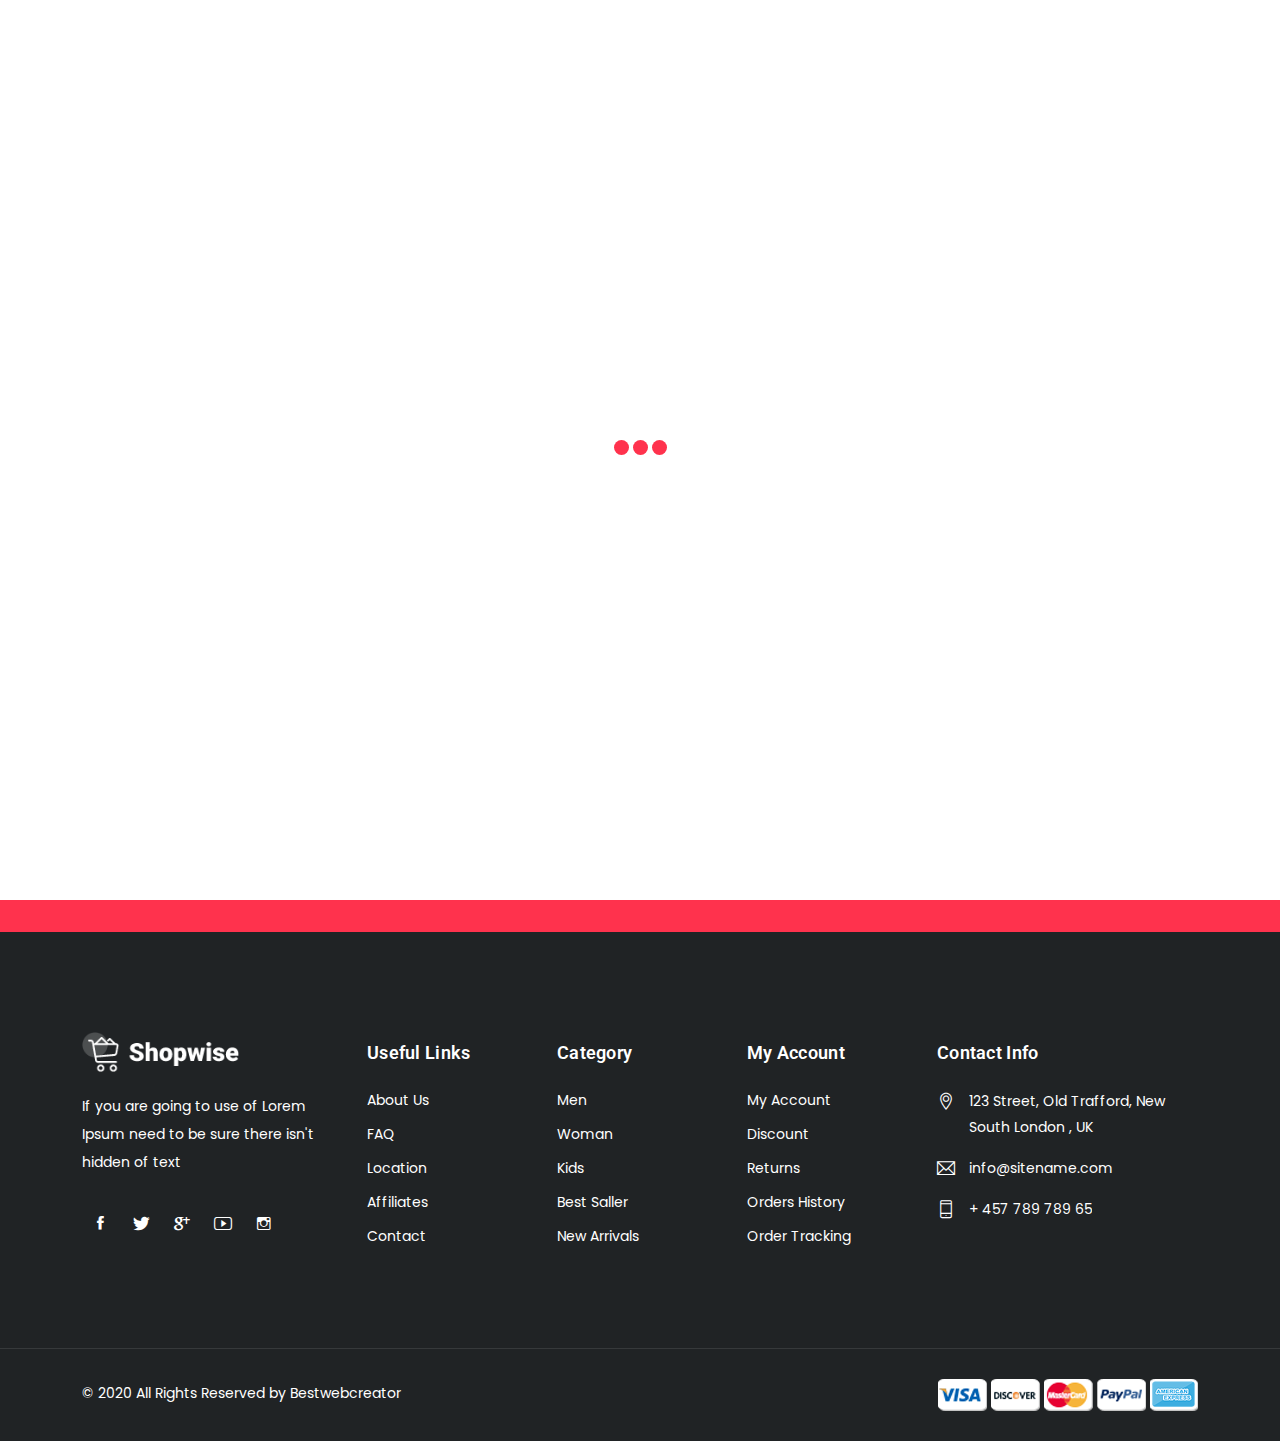
<file: du_an_rikkie_ecommerce-main/order-completed.html>
<!DOCTYPE html>
<html lang="en">
<head>
<!-- Meta -->
<meta charset="utf-8">
<meta http-equiv="X-UA-Compatible" content="IE=edge">
<meta content="Anil z" name="author">
<meta name="viewport" content="width=device-width, initial-scale=1">
<meta name="description" content="Shopwise is Powerful features and You Can Use The Perfect Build this Template For Any eCommerce Website. The template is built for sell Fashion Products, Shoes, Bags, Cosmetics, Clothes, Sunglasses, Furniture, Kids Products, Electronics, Stationery Products and Sporting Goods.">
<meta name="keywords" content="ecommerce, electronics store, Fashion store, furniture store,  bootstrap 4, clean, minimal, modern, online store, responsive, retail, shopping, ecommerce store">

<!-- SITE TITLE -->
<title>Shopwise - eCommerce Bootstrap 5 HTML Template</title>
<!-- Favicon Icon -->
<link rel="shortcut icon" type="image/x-icon" href="assets/images/favicon.png">
<!-- Animation CSS -->
<link rel="stylesheet" href="assets/css/animate.css">	
<!-- Latest Bootstrap min CSS -->
<link rel="stylesheet" href="assets/bootstrap/css/bootstrap.min.css">
<!-- Google Font -->
<link href="https://fonts.googleapis.com/css?family=Roboto:100,300,400,500,700,900&display=swap" rel="stylesheet"> 
<link href="https://fonts.googleapis.com/css?family=Poppins:200,300,400,500,600,700,800,900&display=swap" rel="stylesheet"> 
<!-- Icon Font CSS -->
<link rel="stylesheet" href="assets/css/all.min.css">
<link rel="stylesheet" href="assets/css/ionicons.min.css">
<link rel="stylesheet" href="assets/css/themify-icons.css">
<link rel="stylesheet" href="assets/css/linearicons.css">
<link rel="stylesheet" href="assets/css/flaticon.css">
<link rel="stylesheet" href="assets/css/simple-line-icons.css">
<!--- owl carousel CSS-->
<link rel="stylesheet" href="assets/owlcarousel/css/owl.carousel.min.css">
<link rel="stylesheet" href="assets/owlcarousel/css/owl.theme.css">
<link rel="stylesheet" href="assets/owlcarousel/css/owl.theme.default.min.css">
<!-- Magnific Popup CSS -->
<link rel="stylesheet" href="assets/css/magnific-popup.css">
<!-- jquery-ui CSS -->
<link rel="stylesheet" href="assets/css/jquery-ui.css">
<!-- Slick CSS -->
<link rel="stylesheet" href="assets/css/slick.css">
<link rel="stylesheet" href="assets/css/slick-theme.css">
<!-- Style CSS -->
<link rel="stylesheet" href="assets/css/style.css">
<link rel="stylesheet" href="assets/css/responsive.css">

</head>

<body>

<!-- LOADER -->
<div class="preloader">
    <div class="lds-ellipsis">
        <span></span>
        <span></span>
        <span></span>
    </div>
</div>
<!-- END LOADER -->

<!-- Home Popup Section -->
<div class="modal fade subscribe_popup" id="onload-popup" tabindex="-1" role="dialog" aria-hidden="true">
    <div class="modal-dialog modal-lg modal-dialog-centered" role="document">
        <div class="modal-content">
            <div class="modal-body">
                <button type="button" class="close" data-bs-dismiss="modal" aria-label="Close">
                    <span aria-hidden="true"><i class="ion-ios-close-empty"></i></span>
                </button>
                <div class="row g-0">
                    <div class="col-sm-5">
                    	<div class="background_bg h-100" data-img-src="assets/images/popup_img.jpg"></div>
                    </div>
                    <div class="col-sm-7">
                        <div class="popup_content">
                            <div class="popup-text">
                                <div class="heading_s4">
                                    <h4>Subscribe and Get 25% Discount!</h4>
                                </div>
                                <p>Subscribe to the newsletter to receive updates about new products.</p>
                            </div>
                            <form method="post">
                            	<div class="form-group mb-3">
                                	<input name="email" required type="email" class="form-control rounded-0" placeholder="Enter Your Email">
                                </div>
                                <div class="form-group mb-3">
                                	<button class="btn btn-fill-line btn-block text-uppercase rounded-0" title="Subscribe" type="submit">Subscribe</button>
                                </div>
                            </form>
                            <div class="chek-form">
                                <div class="custome-checkbox">
                                    <input class="form-check-input" type="checkbox" name="checkbox" id="exampleCheckbox3" value="">
                                    <label class="form-check-label" for="exampleCheckbox3"><span>Don't show this popup again!</span></label>
                                </div>
                            </div>
                        </div>
                    </div>
                </div>
            </div>
    	</div>
    </div>
</div>
<!-- End Screen Load Popup Section --> 

<!-- START HEADER -->
<header class="header_wrap fixed-top header_with_topbar">
	<div class="top-header">
        <div class="container">
            <div class="row align-items-center">
                <div class="col-md-6">
                	<div class="d-flex align-items-center justify-content-center justify-content-md-start">
                        <div class="lng_dropdown me-2">
                            <select name="countries" class="custome_select">
                                <option value='en' data-image="assets/images/eng.png" data-title="English">English</option>
                                <option value='fn' data-image="assets/images/fn.png" data-title="France">France</option>
                                <option value='us' data-image="assets/images/us.png" data-title="United States">United States</option>
                            </select>
                        </div>
                        <div class="me-3">
                            <select name="countries" class="custome_select">
                                <option value='USD' data-title="USD">USD</option>
                                <option value='EUR' data-title="EUR">EUR</option>
                                <option value='GBR' data-title="GBR">GBR</option>
                            </select>
                        </div>
                        <ul class="contact_detail text-center text-lg-start">
                            <li><i class="ti-mobile"></i><span>123-456-7890</span></li>
                        </ul>
                    </div>
                </div>
                <div class="col-md-6">
                	<div class="text-center text-md-end">
                       	<ul class="header_list">
                        	<li><a href="compare.html"><i class="ti-control-shuffle"></i><span>Compare</span></a></li>
                            <li><a href="wishlist.html"><i class="ti-heart"></i><span>Wishlist</span></a></li>
                            <li><a href="login.html"><i class="ti-user"></i><span>Login</span></a></li>
						</ul>
                    </div>
                </div>
            </div>
        </div>
    </div>
    <div class="bottom_header dark_skin main_menu_uppercase">
    	<div class="container">
            <nav class="navbar navbar-expand-lg"> 
                <a class="navbar-brand" href="index.html">
                    <img class="logo_light" src="assets/images/logo_light.png" alt="logo" />
                    <img class="logo_dark" src="assets/images/logo_dark.png" alt="logo" />
                </a>
                <button class="navbar-toggler" type="button" data-bs-toggle="collapse" data-bs-target="#navbarSupportedContent" aria-expanded="false"> 
                    <span class="ion-android-menu"></span>
                </button>
                <div class="collapse navbar-collapse justify-content-end" id="navbarSupportedContent">
                    <ul class="navbar-nav">
                        <li class="dropdown">
                            <a class="nav-link dropdown-toggle" href="/index.html">Home</a>
                            <div class="dropdown-menu">
                                <ul> 
                                    <li><a class="dropdown-item nav-link nav_item" href="index.html">Fashion 1</a></li>
                                    <li><a class="dropdown-item nav-link nav_item" href="index-2.html">Fashion 2</a></li>
                                    <li><a class="dropdown-item nav-link nav_item" href="index-3.html">Furniture 1</a></li>
                                    <li><a class="dropdown-item nav-link nav_item" href="index-4.html">Furniture 2</a></li>
                                    <li><a class="dropdown-item nav-link nav_item" href="index-5.html">Electronics 1</a></li>
                                    <li><a class="dropdown-item nav-link nav_item" href="index-6.html">Electronics 2</a></li>
                                </ul>
                            </div>   
                        </li>
                        <li class="dropdown">
                            <a class="dropdown-toggle nav-link" href="#" data-bs-toggle="dropdown">Pages</a>
                            <div class="dropdown-menu">
                                <ul> 
                                    <li><a class="dropdown-item nav-link nav_item" href="about.html">About Us</a></li> 
                                    <li><a class="dropdown-item nav-link nav_item" href="contact.html">Contact Us</a></li> 
                                    <li><a class="dropdown-item nav-link nav_item" href="faq.html">Faq</a></li>
                                    <li><a class="dropdown-item nav-link nav_item" href="404.html">404 Error Page</a></li>
                                    <li><a class="dropdown-item nav-link nav_item" href="login.html">Login</a></li>
                                    <li><a class="dropdown-item nav-link nav_item" href="signup.html">Register</a></li>
                                    <li><a class="dropdown-item nav-link nav_item" href="term-condition.html">Terms and Conditions</a></li>
                                </ul>
                            </div>
                        </li>
                        <li class="dropdown dropdown-mega-menu">
                            <a class="dropdown-toggle nav-link" href="#" data-bs-toggle="dropdown">Products</a>
                            <div class="dropdown-menu">
                                <ul class="mega-menu d-lg-flex">
                                    <li class="mega-menu-col col-lg-3">
                                        <ul> 
                                            <li class="dropdown-header">Woman's</li>
                                            <li><a class="dropdown-item nav-link nav_item" href="shop-list-left-sidebar.html">Vestibulum sed</a></li>
                                            <li><a class="dropdown-item nav-link nav_item" href="shop-left-sidebar.html">Donec porttitor</a></li>
                                            <li><a class="dropdown-item nav-link nav_item" href="shop-right-sidebar.html">Donec vitae facilisis</a></li>
                                            <li><a class="dropdown-item nav-link nav_item" href="shop-list.html">Curabitur tempus</a></li>
                                            <li><a class="dropdown-item nav-link nav_item" href="shop-load-more.html">Vivamus in tortor</a></li>
                                        </ul>
                                    </li>
                                    <li class="mega-menu-col col-lg-3">
                                        <ul>
                                            <li class="dropdown-header">Men's</li>
                                            <li><a class="dropdown-item nav-link nav_item" href="shop-cart.html">Donec vitae ante ante</a></li>
                                            <li><a class="dropdown-item nav-link nav_item" href="checkout.html">Etiam ac rutrum</a></li>
                                            <li><a class="dropdown-item nav-link nav_item" href="wishlist.html">Quisque condimentum</a></li>
                                            <li><a class="dropdown-item nav-link nav_item" href="compare.html">Curabitur laoreet</a></li>
                                            <li><a class="dropdown-item nav-link nav_item" href="order-completed.html">Vivamus in tortor</a></li>
                                        </ul>
                                    </li>
                                    <li class="mega-menu-col col-lg-3">
                                        <ul>
                                            <li class="dropdown-header">Kid's</li>
                                            <li><a class="dropdown-item nav-link nav_item" href="shop-product-detail.html">Donec vitae facilisis</a></li>
                                            <li><a class="dropdown-item nav-link nav_item" href="shop-product-detail-left-sidebar.html">Quisque condimentum</a></li>
                                            <li><a class="dropdown-item nav-link nav_item" href="shop-product-detail-right-sidebar.html">Etiam ac rutrum</a></li>
                                            <li><a class="dropdown-item nav-link nav_item" href="shop-product-detail-thumbnails-left.html">Donec vitae ante ante</a></li>
                                            <li><a class="dropdown-item nav-link nav_item" href="shop-product-detail-thumbnails-left.html">Donec porttitor</a></li>
                                        </ul>
                                    </li>
                                    <li class="mega-menu-col col-lg-3">
                                        <ul>
                                            <li class="dropdown-header">Accessories</li>
                                            <li><a class="dropdown-item nav-link nav_item" href="shop-product-detail.html">Donec vitae facilisis</a></li>
                                            <li><a class="dropdown-item nav-link nav_item" href="shop-product-detail-left-sidebar.html">Quisque condimentum</a></li>
                                            <li><a class="dropdown-item nav-link nav_item" href="shop-product-detail-right-sidebar.html">Etiam ac rutrum</a></li>
                                            <li><a class="dropdown-item nav-link nav_item" href="shop-product-detail-thumbnails-left.html">Donec vitae ante ante</a></li>
                                            <li><a class="dropdown-item nav-link nav_item" href="shop-product-detail-thumbnails-left.html">Donec porttitor</a></li>
                                        </ul>
                                    </li>
                                </ul>
                                <div class="d-lg-flex menu_banners row g-3 px-3">
                                    <div class="col-sm-4">
                                        <div class="header-banner">
                                            <img src="assets/images/menu_banner1.jpg" alt="menu_banner1">
                                            <div class="banne_info">
                                                <h6>10% Off</h6>
                                                <h4>New Arrival</h4>
                                                <a href="#">Shop now</a>
                                            </div>
                                        </div>
                                    </div>
                                    <div class="col-sm-4">
                                        <div class="header-banner">
                                            <img src="assets/images/menu_banner2.jpg" alt="menu_banner2">
                                            <div class="banne_info">
                                                <h6>15% Off</h6>
                                                <h4>Men's Fashion</h4>
                                                <a href="#">Shop now</a>
                                            </div>
                                        </div>
                                    </div>
                                    <div class="col-sm-4">
                                        <div class="header-banner">
                                            <img src="assets/images/menu_banner3.jpg" alt="menu_banner3">
                                            <div class="banne_info">
                                                <h6>23% Off</h6>
                                                <h4>Kids Fashion</h4>
                                                <a href="#">Shop now</a>
                                            </div>
                                        </div>
                                    </div>
                                </div>
                            </div>
                        </li>
                        <li class="dropdown">
                            <a class="dropdown-toggle nav-link" href="#" data-bs-toggle="dropdown">Blog</a>
                            <div class="dropdown-menu dropdown-reverse">
                                <ul>
                                    <li>
                                        <a class="dropdown-item menu-link dropdown-toggler" href="#">Grids</a>
                                        <div class="dropdown-menu">
                                            <ul> 
                                                <li><a class="dropdown-item nav-link nav_item" href="blog-three-columns.html">3 columns</a></li>
                                            	<li><a class="dropdown-item nav-link nav_item" href="blog-four-columns.html">4 columns</a></li> 
                                            	<li><a class="dropdown-item nav-link nav_item" href="blog-left-sidebar.html">Left Sidebar</a></li> 
                                            	<li><a class="dropdown-item nav-link nav_item" href="blog-right-sidebar.html">right Sidebar</a></li>
                                                <li><a class="dropdown-item nav-link nav_item" href="blog-standard-left-sidebar.html">Standard Left Sidebar</a></li> 
                                            	<li><a class="dropdown-item nav-link nav_item" href="blog-standard-right-sidebar.html">Standard right Sidebar</a></li>
                                            </ul>
                                        </div>
                                    </li>
                                    <li>
                                        <a class="dropdown-item menu-link dropdown-toggler" href="#">Masonry</a>
                                        <div class="dropdown-menu">
                                            <ul> 
                                                <li><a class="dropdown-item nav-link nav_item" href="blog-masonry-three-columns.html">3 columns</a></li>
                                           		<li><a class="dropdown-item nav-link nav_item" href="blog-masonry-four-columns.html">4 columns</a></li> 
                                            	<li><a class="dropdown-item nav-link nav_item" href="blog-masonry-left-sidebar.html">Left Sidebar</a></li> 
                                            	<li><a class="dropdown-item nav-link nav_item" href="blog-masonry-right-sidebar.html">right Sidebar</a></li>
                                            </ul>
                                        </div>
                                    </li>
                                    <li>
                                        <a class="dropdown-item menu-link dropdown-toggler" href="#">Single Post</a>
                                        <div class="dropdown-menu">
                                            <ul> 
                                                <li><a class="dropdown-item nav-link nav_item" href="blog-single.html">Default</a></li>
                                                <li><a class="dropdown-item nav-link nav_item" href="blog-single-left-sidebar.html">left sidebar</a></li>
                                                <li><a class="dropdown-item nav-link nav_item" href="blog-single-slider.html">slider post</a></li> 
                                                <li><a class="dropdown-item nav-link nav_item" href="blog-single-video.html">video post</a></li> 
                                                <li><a class="dropdown-item nav-link nav_item" href="blog-single-audio.html">audio post</a></li>
                                            </ul>
                                        </div>
                                    </li>
                                    <li>
                                        <a class="dropdown-item menu-link dropdown-toggler" href="#">List</a>
                                        <div class="dropdown-menu">
                                            <ul> 
                                                <li><a class="dropdown-item nav-link nav_item" href="blog-list-left-sidebar.html">left sidebar</a></li>
                                                <li><a class="dropdown-item nav-link nav_item" href="blog-list-right-sidebar.html">right sidebar</a></li>
                                            </ul>
                                        </div>
                                    </li>
                                </ul>
                            </div>
                        </li>
                        <li class="dropdown dropdown-mega-menu">
                            <a class="dropdown-toggle nav-link active" href="#" data-bs-toggle="dropdown">Shop</a>
                            <div class="dropdown-menu">
                                <ul class="mega-menu d-lg-flex">
                                    <li class="mega-menu-col col-lg-9">
                                        <ul class="d-lg-flex">
                                            <li class="mega-menu-col col-lg-4">
                                                <ul> 
                                                    <li class="dropdown-header">Shop Page Layout</li>
                                                    <li><a class="dropdown-item nav-link nav_item" href="shop-list.html">shop List view</a></li>
                                                    <li><a class="dropdown-item nav-link nav_item" href="shop-list-left-sidebar.html">shop List Left Sidebar</a></li>
                                                    <li><a class="dropdown-item nav-link nav_item" href="shop-list-right-sidebar.html">shop List Right Sidebar</a></li>
                                                    <li><a class="dropdown-item nav-link nav_item" href="shop-left-sidebar.html">Left Sidebar</a></li>
                                                    <li><a class="dropdown-item nav-link nav_item" href="shop-right-sidebar.html">Right Sidebar</a></li>
                                                    <li><a class="dropdown-item nav-link nav_item" href="shop-load-more.html">Shop Load More</a></li>
                                                </ul>
                                            </li>
                                            <li class="mega-menu-col col-lg-4">
                                                <ul>
                                                    <li class="dropdown-header">Other Pages</li>
                                                    <li><a class="dropdown-item nav-link nav_item" href="shop-cart.html">Cart</a></li>
                                                    <li><a class="dropdown-item nav-link nav_item" href="checkout.html">Checkout</a></li>
                                                    <li><a class="dropdown-item nav-link nav_item" href="my-account.html">My Account</a></li>
                                                    <li><a class="dropdown-item nav-link nav_item" href="wishlist.html">Wishlist</a></li>
                                                    <li><a class="dropdown-item nav-link nav_item" href="compare.html">compare</a></li>
                                                    <li><a class="dropdown-item nav-link nav_item active" href="order-completed.html">Order Completed</a></li>
                                                </ul>
                                            </li>
                                            <li class="mega-menu-col col-lg-4">
                                                <ul>
                                                    <li class="dropdown-header">Product Pages</li>
                                                    <li><a class="dropdown-item nav-link nav_item" href="shop-product-detail.html">Default</a></li>
                                                    <li><a class="dropdown-item nav-link nav_item" href="shop-product-detail-left-sidebar.html">Left Sidebar</a></li>
                                                    <li><a class="dropdown-item nav-link nav_item" href="shop-product-detail-right-sidebar.html">Right Sidebar</a></li>
                                                    <li><a class="dropdown-item nav-link nav_item" href="shop-product-detail-thumbnails-left.html">Thumbnails Left</a></li>
                                                </ul>
                                            </li>
                                        </ul>
                                    </li>
                                    <li class="mega-menu-col col-lg-3">
                                        <div class="header_banner">
                                            <div class="header_banner_content">
                                                <div class="shop_banner">
                                                    <div class="banner_img overlay_bg_40">
                                                        <img src="assets/images/shop_banner.jpg" alt="shop_banner"/>
                                                    </div> 
                                                    <div class="shop_bn_content">
                                                        <h5 class="text-uppercase shop_subtitle">New Collection</h5>
                                                        <h3 class="text-uppercase shop_title">Sale 30% Off</h3>
                                                        <a href="#" class="btn btn-white rounded-0 btn-sm text-uppercase">Shop Now</a>
                                                    </div>
                                                </div>
                                            </div>
                                        </div>
                                    </li>
                                </ul>
                            </div>
                        </li>
                        <li><a class="nav-link nav_item" href="contact.html">Contact Us</a></li> 
                    </ul>
                </div>
                <ul class="navbar-nav attr-nav align-items-center">
                    <li><a href="javascript:void(0);" class="nav-link search_trigger"><i class="linearicons-magnifier"></i></a>
                        <div class="search_wrap">
                            <span class="close-search"><i class="ion-ios-close-empty"></i></span>
                            <form>
                                <input type="text" placeholder="Search" class="form-control" id="search_input">
                                <button type="submit" class="search_icon"><i class="ion-ios-search-strong"></i></button>
                            </form>
                        </div><div class="search_overlay"></div>
                    </li>
                    <li class="dropdown cart_dropdown"><a class="nav-link cart_trigger" href="#" data-bs-toggle="dropdown"><i class="linearicons-cart"></i><span class="cart_count">2</span></a>
                        <div class="cart_box dropdown-menu dropdown-menu-right">
                            <ul class="cart_list">
                                <li>
                                    <a href="#" class="item_remove"><i class="ion-close"></i></a>
                                    <a href="#"><img src="assets/images/cart_thamb1.jpg" alt="cart_thumb1">Variable product 001</a>
                                    <span class="cart_quantity"> 1 x <span class="cart_amount"> <span class="price_symbole">$</span></span>78.00</span>
                                </li>
                                <li>
                                    <a href="#" class="item_remove"><i class="ion-close"></i></a>
                                    <a href="#"><img src="assets/images/cart_thamb2.jpg" alt="cart_thumb2">Ornare sed consequat</a>
                                    <span class="cart_quantity"> 1 x <span class="cart_amount"> <span class="price_symbole">$</span></span>81.00</span>
                                </li>
                            </ul>
                            <div class="cart_footer">
                                <p class="cart_total"><strong>Subtotal:</strong> <span class="cart_price"> <span class="price_symbole">$</span></span>159.00</p>
                                <p class="cart_buttons"><a href="#" class="btn btn-fill-line view-cart">View Cart</a><a href="#" class="btn btn-fill-out checkout">Checkout</a></p>
                            </div>
                        </div>
                    </li>
                </ul>
            </nav>
        </div>
    </div>
</header>
<!-- END HEADER -->

<!-- START SECTION BREADCRUMB -->
<div class="breadcrumb_section bg_gray page-title-mini">
    <div class="container"><!-- STRART CONTAINER -->
        <div class="row align-items-center">
        	<div class="col-md-6">
                <div class="page-title">
            		<h1>Order Completed</h1>
                </div>
            </div>
            <div class="col-md-6">
                <ol class="breadcrumb justify-content-md-end">
                    <li class="breadcrumb-item"><a href="/index.html">Home</a></li>
                    <li class="breadcrumb-item"><a href="#">Pages</a></li>
                    <li class="breadcrumb-item active">Order Completed</li>
                </ol>
            </div>
        </div>
    </div><!-- END CONTAINER-->
</div>
<!-- END SECTION BREADCRUMB -->

<!-- START MAIN CONTENT -->
<div class="main_content">

<!-- START SECTION SHOP -->
<div class="section">
	<div class="container">
        <div class="row justify-content-center">
            <div class="col-md-8">
                <div class="text-center order_complete">
                	<i class="fas fa-check-circle"></i>
                    <div class="heading_s1">
                  	<h3>Your order is completed!</h3>
                    </div>
                  	<p>Thank you for your order! Your order is being processed and will be completed within 3-6 hours. You will receive an email confirmation when your order is completed.</p>
                    <a href="shop-left-sidebar.html" class="btn btn-fill-out">Continue Shopping</a>
                </div>
            </div>
        </div>
    </div>
</div>
<!-- END SECTION SHOP -->

<!-- START SECTION SUBSCRIBE NEWSLETTER -->
<div class="section bg_default small_pt small_pb">
	<div class="container">	
    	<div class="row align-items-center">	
            <div class="col-md-6">
                <div class="heading_s1 mb-md-0 heading_light">
                    <h3>Subscribe Our Newsletter</h3>
                </div>
            </div>
            <div class="col-md-6">
                <div class="newsletter_form">
                    <form>
                        <input type="text" required="" class="form-control rounded-0" placeholder="Enter Email Address">
                        <button type="submit" class="btn btn-dark rounded-0" name="submit" value="Submit">Subscribe</button>
                    </form>
                </div>
            </div>
        </div>
    </div>
</div>
<!-- START SECTION SUBSCRIBE NEWSLETTER -->

</div>
<!-- END MAIN CONTENT -->

<!-- START FOOTER -->
<footer class="footer_dark">
	<div class="footer_top">
        <div class="container">
            <div class="row">
                <div class="col-lg-3 col-md-6 col-sm-12">
                	<div class="widget">
                        <div class="footer_logo">
                            <a href="#"><img src="assets/images/logo_light.png" alt="logo"/></a>
                        </div>
                        <p>If you are going to use of Lorem Ipsum need to be sure there isn't hidden of text</p>
                    </div>
                    <div class="widget">
                        <ul class="social_icons social_white">
                            <li><a href="#"><i class="ion-social-facebook"></i></a></li>
                            <li><a href="#"><i class="ion-social-twitter"></i></a></li>
                            <li><a href="#"><i class="ion-social-googleplus"></i></a></li>
                            <li><a href="#"><i class="ion-social-youtube-outline"></i></a></li>
                            <li><a href="#"><i class="ion-social-instagram-outline"></i></a></li>
                        </ul>
                    </div>
        		</div>
                <div class="col-lg-2 col-md-3 col-sm-6">
                	<div class="widget">
                        <h6 class="widget_title">Useful Links</h6>
                        <ul class="widget_links">
                            <li><a href="#">About Us</a></li>
                            <li><a href="#">FAQ</a></li>
                            <li><a href="#">Location</a></li>
                            <li><a href="#">Affiliates</a></li>
                            <li><a href="#">Contact</a></li>
                        </ul>
                    </div>
                </div>
                <div class="col-lg-2 col-md-3 col-sm-6">
                	<div class="widget">
                        <h6 class="widget_title">Category</h6>
                        <ul class="widget_links">
                            <li><a href="#">Men</a></li>
                            <li><a href="#">Woman</a></li>
                            <li><a href="#">Kids</a></li>
                            <li><a href="#">Best Saller</a></li>
                            <li><a href="#">New Arrivals</a></li>
                        </ul>
                    </div>
                </div>
                <div class="col-lg-2 col-md-6 col-sm-6">
                	<div class="widget">
                        <h6 class="widget_title">My Account</h6>
                        <ul class="widget_links">
                            <li><a href="#">My Account</a></li>
                            <li><a href="#">Discount</a></li>
                            <li><a href="#">Returns</a></li>
                            <li><a href="#">Orders History</a></li>
                            <li><a href="#">Order Tracking</a></li>
                        </ul>
                    </div>
                </div>
                <div class="col-lg-3 col-md-4 col-sm-6">
                	<div class="widget">
                        <h6 class="widget_title">Contact Info</h6>
                        <ul class="contact_info contact_info_light">
                            <li>
                                <i class="ti-location-pin"></i>
                                <p>123 Street, Old Trafford, New South London , UK</p>
                            </li>
                            <li>
                                <i class="ti-email"></i>
                                <a href="mailto:info@sitename.com">info@sitename.com</a>
                            </li>
                            <li>
                                <i class="ti-mobile"></i>
                                <p>+ 457 789 789 65</p>
                            </li>
                        </ul>
                    </div>
                </div>
            </div>
        </div>
    </div>
    <div class="bottom_footer border-top-tran">
        <div class="container">
            <div class="row">
                <div class="col-md-6">
                    <p class="mb-md-0 text-center text-md-start">© 2020 All Rights Reserved by Bestwebcreator</p>
                </div>
                <div class="col-md-6">
                    <ul class="footer_payment text-center text-lg-end">
                        <li><a href="#"><img src="assets/images/visa.png" alt="visa"></a></li>
                        <li><a href="#"><img src="assets/images/discover.png" alt="discover"></a></li>
                        <li><a href="#"><img src="assets/images/master_card.png" alt="master_card"></a></li>
                        <li><a href="#"><img src="assets/images/paypal.png" alt="paypal"></a></li>
                        <li><a href="#"><img src="assets/images/amarican_express.png" alt="amarican_express"></a></li>
                    </ul>
                </div>
            </div>
        </div>
    </div>
</footer>
<!-- END FOOTER -->

<a href="#" class="scrollup" style="display: none;"><i class="ion-ios-arrow-up"></i></a> 

<!-- Latest jQuery --> 
<script src="assets/js/jquery-3.6.0.min.js"></script> 
<!-- jquery-ui --> 
<script src="assets/js/jquery-ui.js"></script>
<!-- popper min js -->
<script src="assets/js/popper.min.js"></script>
<!-- Latest compiled and minified Bootstrap --> 
<script src="assets/bootstrap/js/bootstrap.min.js"></script> 
<!-- owl-carousel min js  --> 
<script src="assets/owlcarousel/js/owl.carousel.min.js"></script> 
<!-- magnific-popup min js  --> 
<script src="assets/js/magnific-popup.min.js"></script> 
<!-- waypoints min js  --> 
<script src="assets/js/waypoints.min.js"></script> 
<!-- parallax js  --> 
<script src="assets/js/parallax.js"></script> 
<!-- countdown js  --> 
<script src="assets/js/jquery.countdown.min.js"></script> 
<!-- imagesloaded js --> 
<script src="assets/js/imagesloaded.pkgd.min.js"></script>
<!-- isotope min js --> 
<script src="assets/js/isotope.min.js"></script>
<!-- jquery.dd.min js -->
<script src="assets/js/jquery.dd.min.js"></script>
<!-- slick js -->
<script src="assets/js/slick.min.js"></script>
<!-- elevatezoom js -->
<script src="assets/js/jquery.elevatezoom.js"></script>
<!-- scripts js --> 
<script src="assets/js/scripts.js"></script>

</body>
</html>
</file>
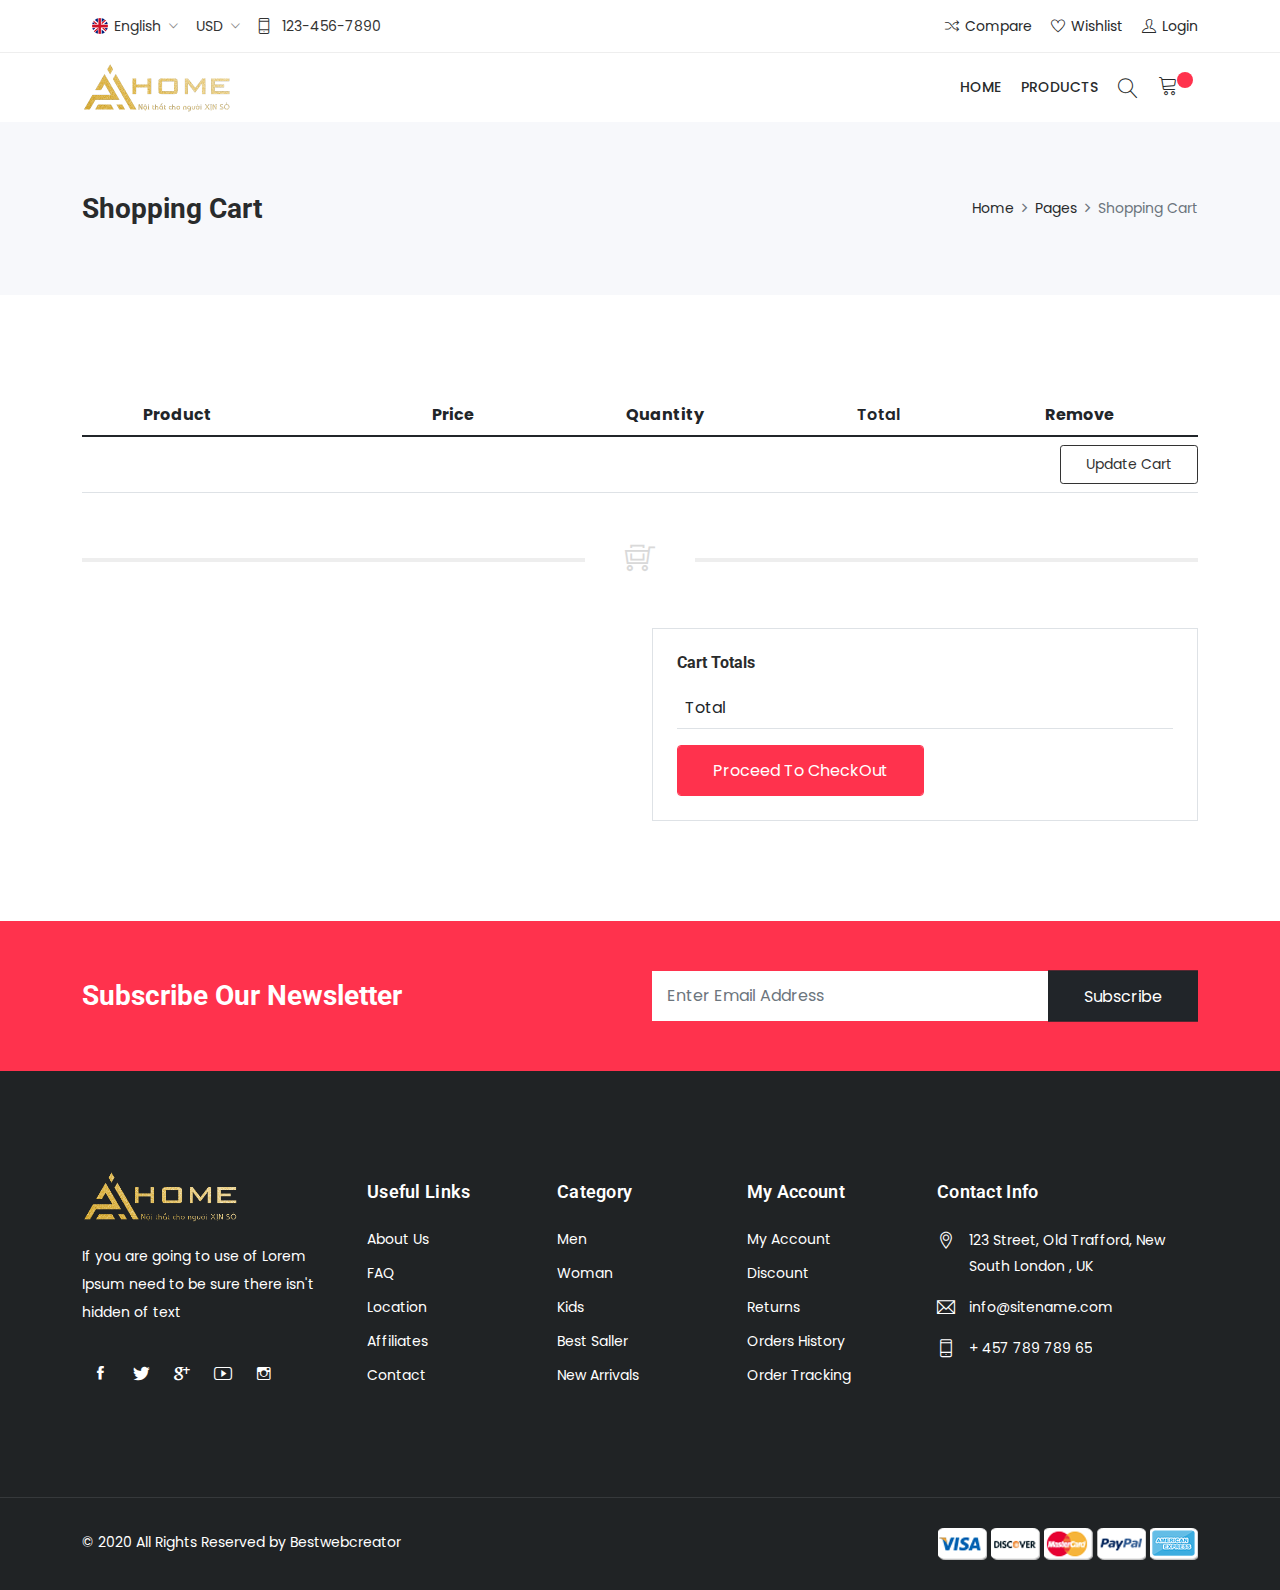
<file: du_an_rikkie_ecommerce-main/shop-cart.html>
<!DOCTYPE html>
<html lang="en">
<head>
<!-- Meta -->
<meta charset="utf-8">
<meta http-equiv="X-UA-Compatible" content="IE=edge">
<meta content="Anil z" name="author">
<meta name="viewport" content="width=device-width, initial-scale=1">
<meta name="description" content="Shopwise is Powerful features and You Can Use The Perfect Build this Template For Any eCommerce Website. The template is built for sell Fashion Products, Shoes, Bags, Cosmetics, Clothes, Sunglasses, Furniture, Kids Products, Electronics, Stationery Products and Sporting Goods.">
<meta name="keywords" content="ecommerce, electronics store, Fashion store, furniture store,  bootstrap 4, clean, minimal, modern, online store, responsive, retail, shopping, ecommerce store">

<!-- SITE TITLE -->
<title>Shopwise - eCommerce Bootstrap 5 HTML Template</title>
<!-- Favicon Icon -->
<link rel="shortcut icon" type="image/x-icon" href="assets/images/favicon.png">
<!-- Animation CSS -->
<link rel="stylesheet" href="assets/css/animate.css">	
<!-- Latest Bootstrap min CSS -->
<link rel="stylesheet" href="assets/bootstrap/css/bootstrap.min.css">
<!-- Google Font -->
<link href="https://fonts.googleapis.com/css?family=Roboto:100,300,400,500,700,900&display=swap" rel="stylesheet"> 
<link href="https://fonts.googleapis.com/css?family=Poppins:200,300,400,500,600,700,800,900&display=swap" rel="stylesheet"> 
<!-- Icon Font CSS -->
<link rel="stylesheet" href="assets/css/all.min.css">
<link rel="stylesheet" href="assets/css/ionicons.min.css">
<link rel="stylesheet" href="assets/css/themify-icons.css">
<link rel="stylesheet" href="assets/css/linearicons.css">
<link rel="stylesheet" href="assets/css/flaticon.css">
<link rel="stylesheet" href="assets/css/simple-line-icons.css">
<!--- owl carousel CSS-->
<link rel="stylesheet" href="assets/owlcarousel/css/owl.carousel.min.css">
<link rel="stylesheet" href="assets/owlcarousel/css/owl.theme.css">
<link rel="stylesheet" href="assets/owlcarousel/css/owl.theme.default.min.css">
<!-- Magnific Popup CSS -->
<link rel="stylesheet" href="assets/css/magnific-popup.css">
<!-- jquery-ui CSS -->
<link rel="stylesheet" href="assets/css/jquery-ui.css">
<!-- Slick CSS -->
<link rel="stylesheet" href="assets/css/slick.css">
<link rel="stylesheet" href="assets/css/slick-theme.css">
<!-- Style CSS -->
<link rel="stylesheet" href="assets/css/style.css">
<link rel="stylesheet" href="assets/css/responsive.css">

</head>

<body>



<!-- START HEADER -->
<header class="header_wrap fixed-top header_with_topbar">
	<div class="top-header">
        <div class="container">
            <div class="row align-items-center">
                <div class="col-md-6">
                	<div class="d-flex align-items-center justify-content-center justify-content-md-start">
                        <div class="lng_dropdown me-2">
                            <select name="countries" class="custome_select">
                                <option value='en' data-image="assets/images/eng.png" data-title="English">English</option>
                                <option value='fn' data-image="assets/images/fn.png" data-title="France">France</option>
                                <option value='us' data-image="assets/images/us.png" data-title="United States">United States</option>
                            </select>
                        </div>
                        <div class="me-3">
                            <select name="countries" class="custome_select">
                                <option value='USD' data-title="USD">USD</option>
                                <option value='EUR' data-title="EUR">EUR</option>
                                <option value='GBR' data-title="GBR">GBR</option>
                            </select>
                        </div>
                        <ul class="contact_detail text-center text-lg-start">
                            <li><i class="ti-mobile"></i><span>123-456-7890</span></li>
                        </ul>
                    </div>
                </div>
                <div class="col-md-6">
                	<div class="text-center text-md-end">
                       	<ul class="header_list">
                        	<li><a href="compare.html"><i class="ti-control-shuffle"></i><span>Compare</span></a></li>
                            <li><a href="wishlist.html"><i class="ti-heart"></i><span>Wishlist</span></a></li>
                            <li><a href="login.html"><i class="ti-user"></i><span>Login</span></a></li>
						</ul>
                    </div>
                </div>
            </div>
        </div>
    </div>


    <div class="bottom_header dark_skin main_menu_uppercase">
    	<div class="container">
            <nav class="navbar navbar-expand-lg"> 
                <a class="navbar-brand" href="index.html">
                    <img class="logo_light" src="assets/images/product/logo-1.png" alt="logo" />
                    <img class="logo_dark" src="assets/images/product/logo-1.png" alt="logo" />
                </a>
                <button class="navbar-toggler" type="button" data-bs-toggle="collapse" data-bs-target="#navbarSupportedContent" aria-expanded="false"> 
                    <span class="ion-android-menu"></span>
                </button>
                <div class="collapse navbar-collapse justify-content-end" id="navbarSupportedContent">
                    <ul class="navbar-nav">
                        <li class="dropdown">
                            <a class="nav-link" href="/index.html">Home</a>
                        </li>

                        <li class="dropdown dropdown-mega-menu">
                            <a class="nav-link" href="/category.html">Products</a>
                        </li>
                     
                         
                    </ul>
                </div>
                <ul class="navbar-nav attr-nav align-items-center">
                    <li><a href="javascript:void(0);" class="nav-link search_trigger"><i class="linearicons-magnifier"></i></a>
                        <div class="search_wrap">
                            <span class="close-search"><i class="ion-ios-close-empty"></i></span>
                            <form>
                                <input type="text" placeholder="Search" class="form-control" id="search_input">
                                <button type="submit" class="search_icon"><i class="ion-ios-search-strong"></i></button>
                            </form>
                        </div><div class="search_overlay"></div>
                    </li>

                    <!-- Hiển thị số lượng sản phẩm trong cart -->
                    <li class="dropdown cart_dropdown">
                        <a class="nav-link cart_trigger" href="#">
                            <i class="linearicons-cart"></i>
                            <span class="cart_count"></span>
                        </a>
                       
                    </li>
                    <!-- Hiển thị số lượng sản phẩm trong cart -->

                </ul>
            </nav>
        </div>
    </div>


</header>
<!-- END HEADER -->

<!-- START SECTION BREADCRUMB -->
<div class="breadcrumb_section bg_gray page-title-mini">
    <div class="container"><!-- STRART CONTAINER -->
        <div class="row align-items-center">
        	<div class="col-md-6">
                <div class="page-title">
            		<h1>Shopping Cart</h1>
                </div>
            </div>
            <div class="col-md-6">
                <ol class="breadcrumb justify-content-md-end">
                    <li class="breadcrumb-item"><a href="#">Home</a></li>
                    <li class="breadcrumb-item"><a href="#">Pages</a></li>
                    <li class="breadcrumb-item active">Shopping Cart</li>
                </ol>
            </div>
        </div>
    </div><!-- END CONTAINER-->
</div>
<!-- END SECTION BREADCRUMB -->

<!-- START MAIN CONTENT -->
<div class="main_content">

<!-- START SECTION SHOP -->
<div class="section">
	<div class="container">
        <div class="row">
            <div class="col-12">
                <div class="table-responsive shop_cart_table">
                	<table class="table">
                    	<thead>
                        	<tr>
                            	<th class="product-thumbnail">&nbsp;</th>
                                <th class="product-name">Product</th>
                                <th class="product-price">Price</th>
                                <th class="product-quantity">Quantity</th>
                                <th class="product-subtotal">Total</th>
                                <th class="product-remove">Remove</th>
                            </tr>
                        </thead>
                        <tbody>

                        	<!-- <tr>
                            	<td class="product-thumbnail"><a href="#"><img src="assets/images/product_img1.jpg" alt="product1"></a></td>
                                <td class="product-name" data-title="Product"><a href="#">Blue Dress For Woman</a></td>
                                <td class="product-price" data-title="Price">$45.00</td>
                                <td class="product-quantity" data-title="Quantity"><div class="quantity">
                                <input type="button" value="-" class="minus">
                                <input type="text" name="quantity" value="2" title="Qty" class="qty" size="4">
                                <input type="button" value="+" class="plus">
                              </div></td>
                              	<td class="product-subtotal" data-title="Total">$90.00</td>
                                <td class="product-remove" data-title="Remove"><a href="#"><i class="ti-close"></i></a></td>
                            </tr> -->

                        </tbody>




                        <tfoot>

                            
                        	<tr>
                            	<td colspan="6" class="px-0">
                                	<div class="row g-0 align-items-center">

                                    	<div class="col-lg-4 col-md-6 mb-3 mb-md-0">
                                            
                                    	</div>
                                        <div class="col-lg-8 col-md-6  text-start  text-md-end">
                                            <button class="btn btn-line-fill btn-sm btn_update_cart" type="submit">Update Cart</button>
                                        </div>
                                    </div>
                                </td>
                            </tr>
                        </tfoot>
                    </table>
                </div>
            </div>
        </div>
        <div class="row">
            <div class="col-12">
            	<div class="medium_divider"></div>
            	<div class="divider center_icon"><i class="ti-shopping-cart-full"></i></div>
            	<div class="medium_divider"></div>
            </div>
        </div>
        <div class="row">

        	<div class="col-md-6">
            	
            </div>
            <div class="col-md-6">
            	<div class="border p-3 p-md-4">
                    <div class="heading_s1 mb-3">
                        <h6>Cart Totals</h6>
                    </div>
                    <div class="table-responsive">
                        <table class="table">
                            <tbody>

                                <tr>
                                    <td class="cart_total_label">Total</td>
                                    <td class="cart_total_amount"><strong></strong></td>
                                </tr>
                            </tbody>
                        </table>
                    </div>
                    <a href="order-completed.html" class="btn btn-fill-out">Proceed To CheckOut</a>
                </div>
            </div>
        </div>
    </div>
</div>
<!-- END SECTION SHOP -->

<!-- START SECTION SUBSCRIBE NEWSLETTER -->
<div class="section bg_default small_pt small_pb">
	<div class="container">	
    	<div class="row align-items-center">	
            <div class="col-md-6">
                <div class="heading_s1 mb-md-0 heading_light">
                    <h3>Subscribe Our Newsletter</h3>
                </div>
            </div>
            <div class="col-md-6">
                <div class="newsletter_form">
                    <form>
                        <input type="text" required="" class="form-control rounded-0" placeholder="Enter Email Address">
                        <button type="submit" class="btn btn-dark rounded-0" name="submit" value="Submit">Subscribe</button>
                    </form>
                </div>
            </div>
        </div>
    </div>
</div>
<!-- START SECTION SUBSCRIBE NEWSLETTER -->

</div>
<!-- END MAIN CONTENT -->

<!-- START FOOTER -->
<footer class="footer_dark">
	<div class="footer_top">
        <div class="container">
            <div class="row">
                <div class="col-lg-3 col-md-6 col-sm-12">
                	<div class="widget">
                        <div class="footer_logo">
                            <a href="#"><img src="assets/images/product/logo-1.png" alt="logo"/></a>
                        </div>
                        <p>If you are going to use of Lorem Ipsum need to be sure there isn't hidden of text</p>
                    </div>
                    <div class="widget">
                        <ul class="social_icons social_white">
                            <li><a href="#"><i class="ion-social-facebook"></i></a></li>
                            <li><a href="#"><i class="ion-social-twitter"></i></a></li>
                            <li><a href="#"><i class="ion-social-googleplus"></i></a></li>
                            <li><a href="#"><i class="ion-social-youtube-outline"></i></a></li>
                            <li><a href="#"><i class="ion-social-instagram-outline"></i></a></li>
                        </ul>
                    </div>
        		</div>
                <div class="col-lg-2 col-md-3 col-sm-6">
                	<div class="widget">
                        <h6 class="widget_title">Useful Links</h6>
                        <ul class="widget_links">
                            <li><a href="#">About Us</a></li>
                            <li><a href="#">FAQ</a></li>
                            <li><a href="#">Location</a></li>
                            <li><a href="#">Affiliates</a></li>
                            <li><a href="#">Contact</a></li>
                        </ul>
                    </div>
                </div>
                <div class="col-lg-2 col-md-3 col-sm-6">
                	<div class="widget">
                        <h6 class="widget_title">Category</h6>
                        <ul class="widget_links">
                            <li><a href="#">Men</a></li>
                            <li><a href="#">Woman</a></li>
                            <li><a href="#">Kids</a></li>
                            <li><a href="#">Best Saller</a></li>
                            <li><a href="#">New Arrivals</a></li>
                        </ul>
                    </div>
                </div>
                <div class="col-lg-2 col-md-6 col-sm-6">
                	<div class="widget">
                        <h6 class="widget_title">My Account</h6>
                        <ul class="widget_links">
                            <li><a href="#">My Account</a></li>
                            <li><a href="#">Discount</a></li>
                            <li><a href="#">Returns</a></li>
                            <li><a href="#">Orders History</a></li>
                            <li><a href="#">Order Tracking</a></li>
                        </ul>
                    </div>
                </div>
                <div class="col-lg-3 col-md-4 col-sm-6">
                	<div class="widget">
                        <h6 class="widget_title">Contact Info</h6>
                        <ul class="contact_info contact_info_light">
                            <li>
                                <i class="ti-location-pin"></i>
                                <p>123 Street, Old Trafford, New South London , UK</p>
                            </li>
                            <li>
                                <i class="ti-email"></i>
                                <a href="mailto:info@sitename.com">info@sitename.com</a>
                            </li>
                            <li>
                                <i class="ti-mobile"></i>
                                <p>+ 457 789 789 65</p>
                            </li>
                        </ul>
                    </div>
                </div>
            </div>
        </div>
    </div>
    <div class="bottom_footer border-top-tran">
        <div class="container">
            <div class="row">
                <div class="col-md-6">
                    <p class="mb-md-0 text-center text-md-start">© 2020 All Rights Reserved by Bestwebcreator</p>
                </div>
                <div class="col-md-6">
                    <ul class="footer_payment text-center text-lg-end">
                        <li><a href="#"><img src="assets/images/visa.png" alt="visa"></a></li>
                        <li><a href="#"><img src="assets/images/discover.png" alt="discover"></a></li>
                        <li><a href="#"><img src="assets/images/master_card.png" alt="master_card"></a></li>
                        <li><a href="#"><img src="assets/images/paypal.png" alt="paypal"></a></li>
                        <li><a href="#"><img src="assets/images/amarican_express.png" alt="amarican_express"></a></li>
                    </ul>
                </div>
            </div>
        </div>
    </div>
</footer>
<!-- END FOOTER -->

<a href="#" class="scrollup" style="display: none;"><i class="ion-ios-arrow-up"></i></a> 

<!-- Latest jQuery --> 
<script src="assets/js/jquery-3.6.0.min.js"></script> 
<!-- jquery-ui --> 
<script src="assets/js/jquery-ui.js"></script>
<!-- popper min js -->
<script src="assets/js/popper.min.js"></script>
<!-- Latest compiled and minified Bootstrap --> 
<script src="assets/bootstrap/js/bootstrap.min.js"></script> 
<!-- owl-carousel min js  --> 
<script src="assets/owlcarousel/js/owl.carousel.min.js"></script> 
<!-- magnific-popup min js  --> 
<script src="assets/js/magnific-popup.min.js"></script> 
<!-- waypoints min js  --> 
<script src="assets/js/waypoints.min.js"></script> 
<!-- parallax js  --> 
<script src="assets/js/parallax.js"></script> 
<!-- countdown js  --> 
<script src="assets/js/jquery.countdown.min.js"></script> 
<!-- imagesloaded js --> 
<script src="assets/js/imagesloaded.pkgd.min.js"></script>
<!-- isotope min js --> 
<script src="assets/js/isotope.min.js"></script>
<!-- jquery.dd.min js -->
<script src="assets/js/jquery.dd.min.js"></script>
<!-- slick js -->
<script src="assets/js/slick.min.js"></script>
<!-- elevatezoom js -->
<script src="assets/js/jquery.elevatezoom.js"></script>
<!-- scripts js --> 
<script src="assets/js/scripts.js"></script>
<!-- cart js -->
<script src="assets/js/pages/cart.js"></script>

<script src="assets/js/pages/shop-cart.js"></script>
</body>
</html>
</file>
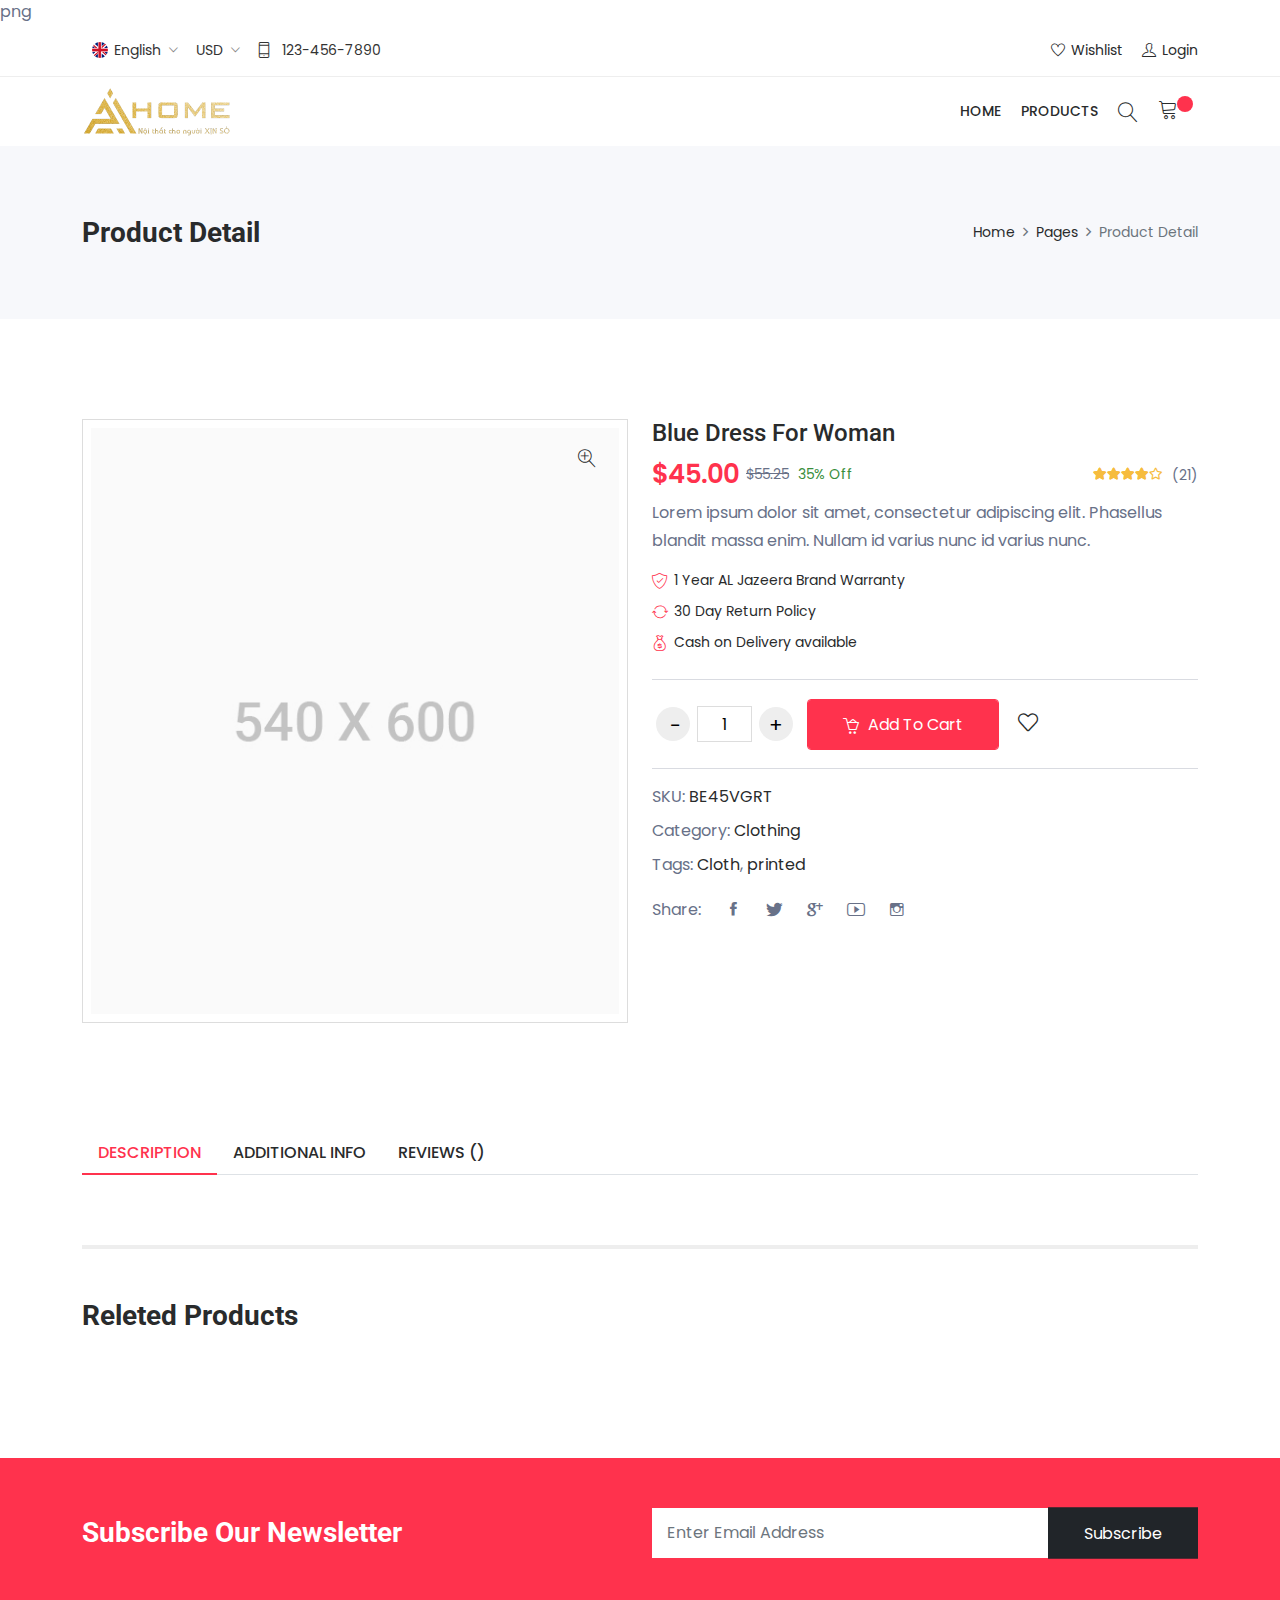
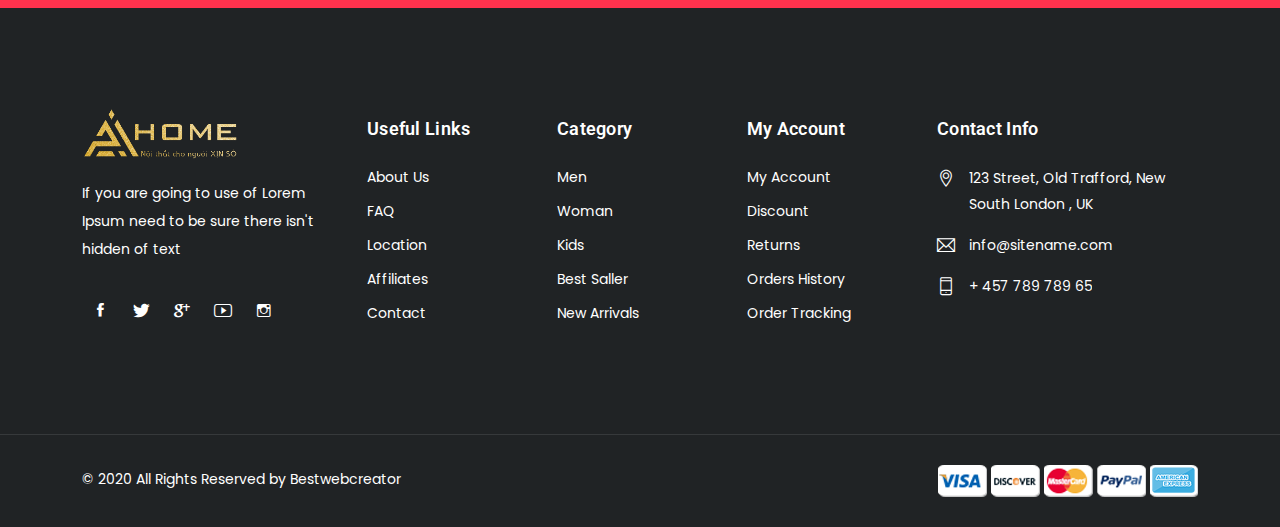
<file: du_an_rikkie_ecommerce-main/shop-product-detail.html>
<!DOCTYPE html>
<html lang="en">png
<head>
<!-- Meta -->
<meta charset="utf-8">
<meta http-equiv="X-UA-Compatible" content="IE=edge">
<meta content="Anil z" name="author">
<meta name="viewport" content="width=device-width, initial-scale=1">
<meta name="description" content="Shopwise is Powerful features and You Can Use The Perfect Build this Template For Any eCommerce Website. The template is built for sell Fashion Products, Shoes, Bags, Cosmetics, Clothes, Sunglasses, Furniture, Kids Products, Electronics, Stationery Products and Sporting Goods.">
<meta name="keywords" content="ecommerce, electronics store, Fashion store, furniture store,  bootstrap 4, clean, minimal, modern, online store, responsive, retail, shopping, ecommerce store">

<!-- SITE TITLE -->
<title>Shopwise - eCommerce Bootstrap 5 HTML Template</title>
<!-- Favicon Icon -->
<link rel="shortcut icon" type="image/x-icon" href="assets/images/favicon.png">
<!-- Animation CSS -->
<link rel="stylesheet" href="assets/css/animate.css">	
<!-- Latest Bootstrap min CSS -->
<link rel="stylesheet" href="assets/bootstrap/css/bootstrap.min.css">
<!-- Google Font -->
<link href="https://fonts.googleapis.com/css?family=Roboto:100,300,400,500,700,900&display=swap" rel="stylesheet"> 
<link href="https://fonts.googleapis.com/css?family=Poppins:200,300,400,500,600,700,800,900&display=swap" rel="stylesheet"> 
<!-- Icon Font CSS -->
<link rel="stylesheet" href="assets/css/all.min.css">
<link rel="stylesheet" href="assets/css/ionicons.min.css">
<link rel="stylesheet" href="assets/css/themify-icons.css">
<link rel="stylesheet" href="assets/css/linearicons.css">
<link rel="stylesheet" href="assets/css/flaticon.css">
<link rel="stylesheet" href="assets/css/simple-line-icons.css">
<!--- owl carousel CSS-->
<link rel="stylesheet" href="assets/owlcarousel/css/owl.carousel.min.css">
<link rel="stylesheet" href="assets/owlcarousel/css/owl.theme.css">
<link rel="stylesheet" href="assets/owlcarousel/css/owl.theme.default.min.css">
<!-- Magnific Popup CSS -->
<link rel="stylesheet" href="assets/css/magnific-popup.css">
<!-- jquery-ui CSS -->
<link rel="stylesheet" href="assets/css/jquery-ui.css">
<!-- Slick CSS -->
<link rel="stylesheet" href="assets/css/slick.css">
<link rel="stylesheet" href="assets/css/slick-theme.css">
<!-- Style CSS -->
<link rel="stylesheet" href="assets/css/style.css">
<link rel="stylesheet" href="assets/css/responsive.css">
<link rel="stylesheet" href="./assets/css/pages/shop-product-detail.css">
<style>
    .releted_product_slider img {
        width: 261px;
        height: 290px;
        object-fit: cover;
    }
</style>

</head>

<body>


<!-- START HEADER -->
<header class="header_wrap fixed-top header_with_topbar">
	<div class="top-header">
        <div class="container">
            <div class="row align-items-center">
                <div class="col-md-6">
                	<div class="d-flex align-items-center justify-content-center justify-content-md-start">
                        <div class="lng_dropdown me-2">
                            <select name="countries" class="custome_select">
                                <option value='en' data-image="assets/images/eng.png" data-title="English">English</option>
                                <option value='fn' data-image="assets/images/fn.png" data-title="France">France</option>
                                <option value='us' data-image="assets/images/us.png" data-title="United States">United States</option>
                            </select>
                        </div>
                        <div class="me-3">
                            <select name="countries" class="custome_select">
                                <option value='USD' data-title="USD">USD</option>
                                <option value='EUR' data-title="EUR">EUR</option>
                                <option value='GBR' data-title="GBR">GBR</option>
                            </select>
                        </div>
                        <ul class="contact_detail text-center text-lg-start">
                            <li><i class="ti-mobile"></i><span>123-456-7890</span></li>
                        </ul>
                    </div>
                </div>
                <div class="col-md-6">
                	<div class="text-center text-md-end">
                       	<ul class="header_list">
                            <li><a href="wishlist.html"><i class="ti-heart"></i><span>Wishlist</span></a></li>
                            <li><a href="login.html"><i class="ti-user"></i><span>Login</span></a></li>
						</ul>
                    </div>
                </div>
            </div>
        </div>
    </div>
    <div class="bottom_header dark_skin main_menu_uppercase">
    	<div class="container">
            <nav class="navbar navbar-expand-lg"> 
                <a class="navbar-brand" href="index.html">
                    <img class="logo_light" src="assets/images/logo_light.png" alt="logo" />
                    <img class="logo_dark" src="assets/images/product/logo-1.png" alt="logo" />
                </a>
                <button class="navbar-toggler" type="button" data-bs-toggle="collapse" data-bs-target="#navbarSupportedContent" aria-expanded="false"> 
                    <span class="ion-android-menu"></span>
                </button>
                <div class="collapse navbar-collapse justify-content-end" id="navbarSupportedContent">
                    <ul class="navbar-nav">
                        <li class="dropdown">
                            <a class="nav-link" href="/index.html">Home</a>
                        </li>

                        <li class="dropdown dropdown-mega-menu">
                            <a class="nav-link" href="/category.html" >Products</a>
                        </li>
                     
                        
                    </ul>
                </div>
                <ul class="navbar-nav attr-nav align-items-center">
                    <li><a href="javascript:void(0);" class="nav-link search_trigger"><i class="linearicons-magnifier"></i></a>
                        <div class="search_wrap">
                            <span class="close-search"><i class="ion-ios-close-empty"></i></span>
                            <form>
                                <input type="text" placeholder="Search" class="form-control" id="search_input">
                                <button type="submit" class="search_icon"><i class="ion-ios-search-strong"></i></button>
                            </form>
                        </div><div class="search_overlay"></div>
                    </li>

                    <li class="dropdown cart_dropdown">
                        <a class="nav-link cart_trigger" href="/shop-cart.html">
                            <i class="linearicons-cart"></i>
                            <span class="cart_count"></span>
                        </a>
                    </li>

                </ul>
            </nav>
        </div>
    </div>
</header>
<!-- END HEADER -->

<!-- START SECTION BREADCRUMB -->
<div class="breadcrumb_section bg_gray page-title-mini">
    <div class="container"><!-- STRART CONTAINER -->
        <div class="row align-items-center">
        	<div class="col-md-6">
                <div class="page-title">
            		<h1>Product Detail</h1>
                </div>
            </div>
            <div class="col-md-6">
                <ol class="breadcrumb justify-content-md-end">
                    <li class="breadcrumb-item"><a href="#">Home</a></li>
                    <li class="breadcrumb-item"><a href="#">Pages</a></li>
                    <li class="breadcrumb-item active">Product Detail</li>
                </ol>
            </div>
        </div>
    </div><!-- END CONTAINER-->
</div>
<!-- END SECTION BREADCRUMB -->

<!-- START MAIN CONTENT -->
<div class="main_content">

<!-- START SECTION SHOP -->
<div class="section">
	<div class="container">
		<div class="row">
            <div class="col-lg-6 col-md-6 mb-4 mb-md-0">
              <div class="product-image">
                    <div class="product_img_box">
                        <img class="product_img" src='assets/images/product_img1.jpg' data-zoom-image="assets/images/product_zoom_img1.jpg" alt="product_img1" />
                        <a href="#" class="product_img_zoom" title="Zoom">
                            <span class="linearicons-zoom-in"></span>
                        </a>
                    </div>

                   
                </div>
            </div>
            <div class="col-lg-6 col-md-6">
                <div class="pr_detail">
                    <div class="product_description">
                        <h4 class="product_title"><a href="#">Blue Dress For Woman</a></h4>
                        <div class="product_price">
                            <span class="price">$45.00</span>
                            <del>$55.25</del>
                            <div class="on_sale">
                                <span>35% Off</span>
                            </div>
                        </div>
                        <div class="rating_wrap">
                                <div class="rating">
                                    <div class="product_rate" style="width:80%"></div>
                                </div>
                                <span class="rating_num">(21)</span>
                            </div>
                        <div class="pr_desc">
                            <p>Lorem ipsum dolor sit amet, consectetur adipiscing elit. Phasellus blandit massa enim. Nullam id varius nunc id varius nunc.</p>
                        </div>
                        <div class="product_sort_info">
                            <ul>
                                <li><i class="linearicons-shield-check"></i> 1 Year AL Jazeera Brand Warranty</li>
                                <li><i class="linearicons-sync"></i> 30 Day Return Policy</li>
                                <li><i class="linearicons-bag-dollar"></i> Cash on Delivery available</li>
                            </ul>
                        </div>


                    </div>
                    <hr />
                    <div class="cart_extra">
                        <div class="cart-product-quantity">
                            <div class="quantity">
                                <input type="button" value="-" class="minus">
                                <input type="text" name="quantity" value="1" title="Qty" class="qty" size="4">
                                <input type="button" value="+" class="plus">
                            </div>
                        </div>
                        <div class="cart_btn">
                            <button class="btn btn-fill-out btn-addtocart" type="button"><i class="icon-basket-loaded"></i> Add to cart</button>
                            <a class="add_wishlist" href="#"><i class="icon-heart"></i></a>
                        </div>
                    </div>
                    <hr />
                    <ul class="product-meta">
                        <li>SKU: <a href="#">BE45VGRT</a></li>
                        <li>Category: <a href="#">Clothing</a></li>
                        <li>Tags: <a href="#" rel="tag">Cloth</a>, <a href="#" rel="tag">printed</a> </li>
                    </ul>
                    
                    <div class="product_share">
                        <span>Share:</span>
                        <ul class="social_icons">
                            <li><a href="#"><i class="ion-social-facebook"></i></a></li>
                            <li><a href="#"><i class="ion-social-twitter"></i></a></li>
                            <li><a href="#"><i class="ion-social-googleplus"></i></a></li>
                            <li><a href="#"><i class="ion-social-youtube-outline"></i></a></li>
                            <li><a href="#"><i class="ion-social-instagram-outline"></i></a></li>
                        </ul>
                    </div>
                </div>
            </div>
        </div>
        <div class="row">
        	<div class="col-12">
            	<div class="large_divider clearfix"></div>
            </div>
        </div>
        <div class="row">
        	<div class="col-12">
            	<div class="tab-style3">
					<ul class="nav nav-tabs" role="tablist">
						<li class="nav-item">
							<a class="nav-link active" id="Description-tab" data-bs-toggle="tab" href="#Description" role="tab" aria-controls="Description" aria-selected="true">Description</a>
                      	</li>
                      	<li class="nav-item">
                        	<a class="nav-link" id="Additional-info-tab" data-bs-toggle="tab" href="#Additional-info" role="tab" aria-controls="Additional-info" aria-selected="false">Additional info</a>
                      	</li>
                      	<li class="nav-item">
                        	<a class="nav-link" id="Reviews-tab" data-bs-toggle="tab" href="#Reviews" role="tab" aria-controls="Reviews" aria-selected="false">Reviews (<span class="length_review_title"></span>)</a>
                      	</li>
                    </ul>
                	<div class="tab-content shop_info_tab">
                      	<div class="tab-pane fade show active" id="Description" role="tabpanel" aria-labelledby="Description-tab">
                            
                      	</div>
                      	<div class="tab-pane fade" id="Additional-info" role="tabpanel" aria-labelledby="Additional-info-tab">
                        	<table class="table table-bordered">
                            	<tr>
                                	<td>Capacity</td>
                                	<td>5 Kg</td>
                            	</tr>
                                <tr>
                                    <td>Color</td>
                                    <td>Black, Brown, Red,</td>
                                </tr>
                                <tr>
                                    <td>Water Resistant</td>
                                    <td>Yes</td>
                                </tr>
                                <tr>
                                    <td>Material</td>
                                    <td>Artificial Leather</td>
                                </tr>
                        	</table>
                      	</div>


                      	<div class="tab-pane fade" id="Reviews" role="tabpanel" aria-labelledby="Reviews-tab">
                        	<div class="comments">
                            	<h5 class="product_tab_title"><span class="number_review"></span> Review For <span>Blue Dress For Woman</span></h5>



                                <ul class="list_none comment_list mt-4 comment_list_product">
                                    <!-- <li>
                                        <div class="comment_img">
                                            <img src="assets/images/user1.jpg" alt="user1"/>
                                        </div>
                                        <div class="comment_block">
                                            <div class="rating_wrap">
                                                <div class="rating">
                                                    <div class="product_rate" style="width:80%"></div>
                                                </div>
                                            </div>
                                            <p class="customer_meta">
                                                <span class="review_author">Alea Brooks</span>
                                                <span class="comment-date">March 5, 2018</span>
                                            </p>
                                            <div class="description">
                                                <p>Lorem Ipsumin gravida nibh vel velit auctor aliquet. Aenean sollicitudin, lorem quis bibendum auctor, nisi elit consequat ipsum, nec sagittis sem nibh id elit. Duis sed odio sit amet nibh vulputate</p>
                                            </div>
                                        </div>
                                    </li> -->

                                </ul>



                        	</div>
                            <div class="review_form field_form">
                                <h5>Add a review</h5>
                                <form class="row mt-3">

                                    <div class="error-message-comment"></div>
                                    <div class="form-group col-12 mb-3">
                                        <textarea required="required" placeholder="Your review *" class="form-control" name="message" rows="4"></textarea>
                                    </div>

                                   
                                    <div class="form-group col-12 mb-3">
                                        <button type="submit" class="btn btn-fill-out btn-comment-product" name="submit" value="Submit">Submit Review</button>
                                    </div>
                                </form>
                            </div>



                      	</div>



                	</div>
                </div>
            </div>
        </div>
        <div class="row">
        	<div class="col-12">
            	<div class="small_divider"></div>
            	<div class="divider"></div>
                <div class="medium_divider"></div>
            </div>
        </div>
        <div class="row">
        	<div class="col-12">
            	<div class="heading_s1">
                	<h3>Releted Products</h3>
                </div>
            	<div class="releted_product_slider carousel_slider owl-carousel owl-theme" data-margin="20" data-responsive='{"0":{"items": "1"}, "481":{"items": "2"}, "768":{"items": "3"}, "1199":{"items": "4"}}'>


                </div>
            </div>
        </div>
    </div>
</div>
<!-- END SECTION SHOP -->

<!-- START SECTION SUBSCRIBE NEWSLETTER -->
<div class="section bg_default small_pt small_pb">
	<div class="container">	
    	<div class="row align-items-center">	
            <div class="col-md-6">
                <div class="heading_s1 mb-md-0 heading_light">
                    <h3>Subscribe Our Newsletter</h3>
                </div>
            </div>
            <div class="col-md-6">
                <div class="newsletter_form">
                    <form>
                        <input type="text" required="" class="form-control rounded-0" placeholder="Enter Email Address">
                        <button type="submit" class="btn btn-dark rounded-0" name="submit" value="Submit">Subscribe</button>
                    </form>
                </div>
            </div>
        </div>
    </div>
</div>
<!-- START SECTION SUBSCRIBE NEWSLETTER -->

</div>
<!-- END MAIN CONTENT -->

<!-- START FOOTER -->
<footer class="footer_dark">
	<div class="footer_top">
        <div class="container">
            <div class="row">
                <div class="col-lg-3 col-md-6 col-sm-12">
                	<div class="widget">
                        <div class="footer_logo">
                            <a href="#"><img src="assets/images/product/logo-1.png" alt="logo"/></a>
                        </div>
                        <p>If you are going to use of Lorem Ipsum need to be sure there isn't hidden of text</p>
                    </div>
                    <div class="widget">
                        <ul class="social_icons social_white">
                            <li><a href="#"><i class="ion-social-facebook"></i></a></li>
                            <li><a href="#"><i class="ion-social-twitter"></i></a></li>
                            <li><a href="#"><i class="ion-social-googleplus"></i></a></li>
                            <li><a href="#"><i class="ion-social-youtube-outline"></i></a></li>
                            <li><a href="#"><i class="ion-social-instagram-outline"></i></a></li>
                        </ul>
                    </div>
        		</div>
                <div class="col-lg-2 col-md-3 col-sm-6">
                	<div class="widget">
                        <h6 class="widget_title">Useful Links</h6>
                        <ul class="widget_links">
                            <li><a href="#">About Us</a></li>
                            <li><a href="#">FAQ</a></li>
                            <li><a href="#">Location</a></li>
                            <li><a href="#">Affiliates</a></li>
                            <li><a href="#">Contact</a></li>
                        </ul>
                    </div>
                </div>
                <div class="col-lg-2 col-md-3 col-sm-6">
                	<div class="widget">
                        <h6 class="widget_title">Category</h6>
                        <ul class="widget_links">
                            <li><a href="#">Men</a></li>
                            <li><a href="#">Woman</a></li>
                            <li><a href="#">Kids</a></li>
                            <li><a href="#">Best Saller</a></li>
                            <li><a href="#">New Arrivals</a></li>
                        </ul>
                    </div>
                </div>
                <div class="col-lg-2 col-md-6 col-sm-6">
                	<div class="widget">
                        <h6 class="widget_title">My Account</h6>
                        <ul class="widget_links">
                            <li><a href="#">My Account</a></li>
                            <li><a href="#">Discount</a></li>
                            <li><a href="#">Returns</a></li>
                            <li><a href="#">Orders History</a></li>
                            <li><a href="#">Order Tracking</a></li>
                        </ul>
                    </div>
                </div>
                <div class="col-lg-3 col-md-4 col-sm-6">
                	<div class="widget">
                        <h6 class="widget_title">Contact Info</h6>
                        <ul class="contact_info contact_info_light">
                            <li>
                                <i class="ti-location-pin"></i>
                                <p>123 Street, Old Trafford, New South London , UK</p>
                            </li>
                            <li>
                                <i class="ti-email"></i>
                                <a href="mailto:info@sitename.com">info@sitename.com</a>
                            </li>
                            <li>
                                <i class="ti-mobile"></i>
                                <p>+ 457 789 789 65</p>
                            </li>
                        </ul>
                    </div>
                </div>
            </div>
        </div>
    </div>
    <div class="bottom_footer border-top-tran">
        <div class="container">
            <div class="row">
                <div class="col-md-6">
                    <p class="mb-md-0 text-center text-md-start">© 2020 All Rights Reserved by Bestwebcreator</p>
                </div>
                <div class="col-md-6">
                    <ul class="footer_payment text-center text-lg-end">
                        <li><a href="#"><img src="assets/images/visa.png" alt="visa"></a></li>
                        <li><a href="#"><img src="assets/images/discover.png" alt="discover"></a></li>
                        <li><a href="#"><img src="assets/images/master_card.png" alt="master_card"></a></li>
                        <li><a href="#"><img src="assets/images/paypal.png" alt="paypal"></a></li>
                        <li><a href="#"><img src="assets/images/amarican_express.png" alt="amarican_express"></a></li>
                    </ul>
                </div>
            </div>
        </div>
    </div>
</footer>
<!-- END FOOTER -->

<a href="#" class="scrollup" style="display: none;"><i class="ion-ios-arrow-up"></i></a> 

<!-- Latest jQuery --> 
<script src="assets/js/jquery-3.6.0.min.js"></script> 
<!-- jquery-ui --> 
<script src="assets/js/jquery-ui.js"></script>
<!-- popper min js -->
<script src="assets/js/popper.min.js"></script>
<!-- Latest compiled and minified Bootstrap --> 
<script src="assets/bootstrap/js/bootstrap.min.js"></script> 
<!-- owl-carousel min js  --> 
<script src="assets/owlcarousel/js/owl.carousel.min.js"></script> 
<!-- magnific-popup min js  --> 
<script src="assets/js/magnific-popup.min.js"></script> 
<!-- waypoints min js  --> 
<script src="assets/js/waypoints.min.js"></script> 
<!-- parallax js  --> 
<script src="assets/js/parallax.js"></script> 
<!-- countdown js  --> 
<script src="assets/js/jquery.countdown.min.js"></script> 
<!-- imagesloaded js --> 
<script src="assets/js/imagesloaded.pkgd.min.js"></script>
<!-- isotope min js --> 
<script src="assets/js/isotope.min.js"></script>
<!-- jquery.dd.min js -->
<script src="assets/js/jquery.dd.min.js"></script>
<!-- slick js -->
<script src="assets/js/slick.min.js"></script>
<!-- elevatezoom js -->
<!-- scripts js --> 
<script src="assets/js/scripts.js"></script>
<!-- cart js -->
<script src="assets/js/pages/cart.js"></script>
<!-- add to cart -->
<script src="assets/js/pages/add-to-cart.js"></script>
<!-- <script src="assets/js/pages/home.js"></script> -->
<!-- Trang chi tiết -->
<script src="assets/js/pages/shop-product-detail.js"></script>

</body>
</html>
</file>
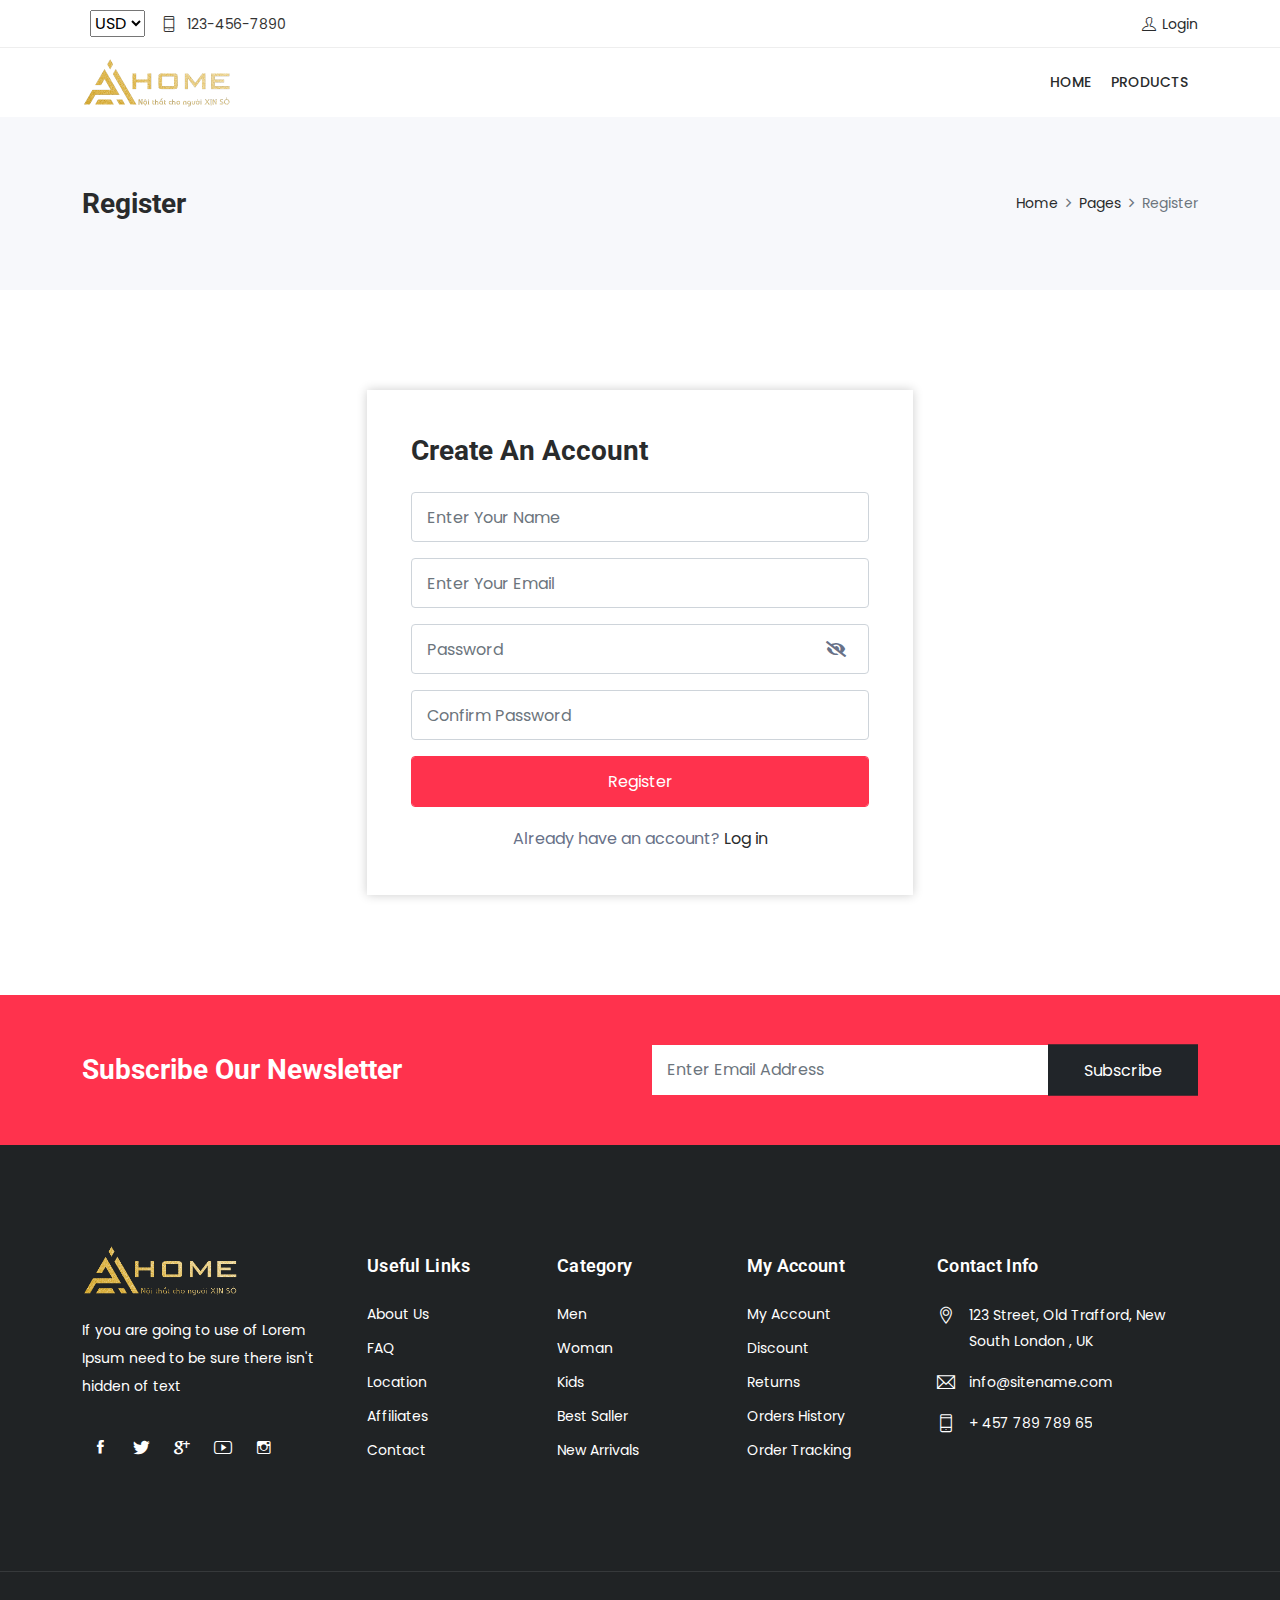
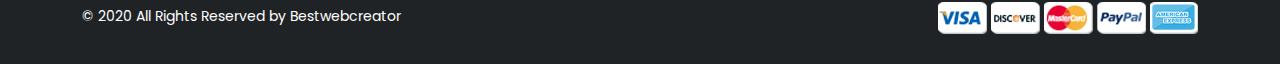
<file: du_an_rikkie_ecommerce-main/signup.html>
<!DOCTYPE html>
<html lang="en">
<head>
<!-- Meta -->
<meta charset="utf-8">
<meta http-equiv="X-UA-Compatible" content="IE=edge">
<meta content="Anil z" name="author">
<meta name="viewport" content="width=device-width, initial-scale=1">
<meta name="description" content="Shopwise is Powerful features and You Can Use The Perfect Build this Template For Any eCommerce Website. The template is built for sell Fashion Products, Shoes, Bags, Cosmetics, Clothes, Sunglasses, Furniture, Kids Products, Electronics, Stationery Products and Sporting Goods.">
<meta name="keywords" content="ecommerce, electronics store, Fashion store, furniture store,  bootstrap 4, clean, minimal, modern, online store, responsive, retail, shopping, ecommerce store">

<!-- SITE TITLE -->
<title>Shopwise - signup-register</title>
<!-- Favicon Icon -->
<link rel="shortcut icon" type="image/x-icon" href="assets/images/favicon.png">
<!-- Animation CSS -->
<link rel="stylesheet" href="assets/css/animate.css">	
<!-- Latest Bootstrap min CSS -->
<link rel="stylesheet" href="assets/bootstrap/css/bootstrap.min.css">
<!-- Google Font -->
<link href="https://fonts.googleapis.com/css?family=Roboto:100,300,400,500,700,900&display=swap" rel="stylesheet"> 
<link href="https://fonts.googleapis.com/css?family=Poppins:200,300,400,500,600,700,800,900&display=swap" rel="stylesheet"> 


<!-- Icon Font CSS -->
<link rel="stylesheet" href="assets/css/all.min.css">
<link rel="stylesheet" href="assets/css/ionicons.min.css">
<link rel="stylesheet" href="assets/css/themify-icons.css">
<link rel="stylesheet" href="assets/css/linearicons.css">
<link rel="stylesheet" href="assets/css/flaticon.css">
<link rel="stylesheet" href="assets/css/simple-line-icons.css">


<!-- Style CSS -->
<link rel="stylesheet" href="assets/css/style.css">
<link rel="stylesheet" href="assets/css/responsive.css">
<!-- css cho signup page -->
<link rel="stylesheet" href="assets/css/pages/signup.css">

<!-- Hàm common -->
<script src="./assets/js/pages/common.js"></script>
</head>

<body>

<!-- START HEADER -->
<header class="header_wrap fixed-top header_with_topbar">
	<div class="top-header">
        <div class="container">
            <div class="row align-items-center">
                <div class="col-md-6">
                	<div class="d-flex align-items-center justify-content-center justify-content-md-start">
                        <div class="lng_dropdown me-2">

                        </div>
                        <div class="me-3">
                            <select name="countries" class="custome_select">
                                <option value='USD' data-title="USD">USD</option>
                                <option value='EUR' data-title="EUR">EUR</option>
                                <option value='GBR' data-title="GBR">GBR</option>
                            </select>
                        </div>
                        <ul class="contact_detail text-center text-lg-start">
                            <li><i class="ti-mobile"></i><span>123-456-7890</span></li>
                        </ul>
                    </div>
                </div>
                <div class="col-md-6">
                	<div class="text-center text-md-end">
                       	<ul class="header_list">
                            <!-- <li><a href="wishlist.html"><i class="ti-heart"></i><span>Wishlist</span></a></li> -->
                            <li><a href="login.html"><i class="ti-user"></i><span>Login</span></a></li>
						</ul>
                    </div>
                </div>
            </div>
        </div>
    </div>
    
    <div class="bottom_header dark_skin main_menu_uppercase">
    	<div class="container">
            <nav class="navbar navbar-expand-lg"> 
                <a class="navbar-brand" href="index.html">
                    <img class="logo_light" src="assets/images/product/logo-1.png" alt="logo" />
                    <img class="logo_dark" src="assets/images/product/logo-1.png" alt="logo" />
                </a>
                <button class="navbar-toggler" type="button" data-bs-toggle="collapse" data-bs-target="#navbarSupportedContent" aria-expanded="false"> 
                    <span class="ion-android-menu"></span>
                </button>
                <div class="collapse navbar-collapse justify-content-end" id="navbarSupportedContent">
                    <ul class="navbar-nav">
                        <li class="dropdown">
                            <a class="nav-link" href="/index.html">Home</a>
                        </li>

                        <li class="dropdown dropdown-mega-menu">
                            <a class="nav-link" href="/category.html" >Products</a>
                        </li>
                     
                        
                    </ul>
                </div>
                <ul class="navbar-nav attr-nav align-items-center">
                    <!-- <li><a href="javascript:void(0);" class="nav-link search_trigger"><i class="linearicons-magnifier"></i></a>
                        <div class="search_wrap">
                            <span class="close-search"><i class="ion-ios-close-empty"></i></span>
                            <form>
                                <input type="text" placeholder="Search" class="form-control" id="search_input">
                                <button type="submit" class="search_icon"><i class="ion-ios-search-strong"></i></button>
                            </form>
                        </div><div class="search_overlay"></div>
                    </li>
                    <li class="dropdown cart_dropdown"><a class="nav-link cart_trigger" href="#" data-bs-toggle="dropdown"><i class="linearicons-cart"></i><span class="cart_count"></span></a>
                        <div class="cart_box dropdown-menu dropdown-menu-right">

                        </div>
                    </li> -->
                </ul>
            </nav>
        </div>
    </div>

</header>
<!-- END HEADER -->

<!-- START SECTION BREADCRUMB -->
<div class="breadcrumb_section bg_gray page-title-mini">
    <div class="container"><!-- STRART CONTAINER -->
        <div class="row align-items-center">
        	<div class="col-md-6">
                <div class="page-title">
            		<h1>Register</h1>
                </div>
            </div>
            <div class="col-md-6">
                <ol class="breadcrumb justify-content-md-end">
                    <li class="breadcrumb-item"><a href="#">Home</a></li>
                    <li class="breadcrumb-item"><a href="#">Pages</a></li>
                    <li class="breadcrumb-item active">Register</li>
                </ol>
            </div>
        </div>
    </div><!-- END CONTAINER-->
</div>
<!-- END SECTION BREADCRUMB -->

<!-- START MAIN CONTENT -->
<div class="main_content">

<!-- START LOGIN SECTION -->
<div class="login_register_wrap section">
    <div class="container">
        <div class="row justify-content-center">
            <div class="col-xl-6 col-md-10">
                <div class="login_wrap">
            		<div class="padding_eight_all bg-white">
                        <div class="heading_s1">
                            <h3>Create an Account</h3>
                        </div>

                        <form method="post">
                            <!-- ô nhập tên -->
                            <div class="form-group mb-3">
                                <input 
                                    type="text" 
                                    class="form-control name" 
                                    name="name" 
                                    placeholder="Enter Your Name"
                                >
                                <div class="error-message">
                                </div>
                            </div>
                            <!-- end nhập tên -->



                            <!-- ô nhập email -->
                            <div class="form-group mb-3">
                                <input 
                                    type="text" 
                                    class="form-control email" 
                                    name="email" 
                                    placeholder="Enter Your Email" 
                                >
                                <div class="error-message">
                                </div>
                            </div>
                            <!-- end nhập email -->


                            <!-- ô nhập password lần 1-->
                            <div class="form-group mb-3 form-group-password">
                                <input 
                                    class="form-control password"  
                                    type="password"
                                    name="password" 
                                    placeholder="Password"
                                >
                                <div class="error-message">
                                </div>
                                <i class="fas fa-eye-slash toogle_password"></i>
                            </div>
                            <!-- end nhập password lần 1 -->



                            <!-- ô nhập password lần 2 -->
                            <div class="form-group mb-3 form-confirm_password">
                                <input 
                                    class="form-control confirm_password" 
                                    type="password" 
                                    name="confirm_password" 
                                    placeholder="Confirm Password"
                                >
                                <div class="error-message">
                                </div>
                              
                            </div>
                            <!-- end nhập password lần 2-->

                            <div class="form-group mb-3">
                                <button type="submit" class="btn btn-fill-out btn-block btn-signup" name="register">Register</button>
                            </div>
                        </form>


                        <div class="form-note text-center">Already have an account? <a href="login.html">Log in</a></div>
                    </div>
                </div>
            </div>
        </div>
    </div>
</div>
<!-- END LOGIN SECTION -->

<!-- START SECTION SUBSCRIBE NEWSLETTER -->
<div class="section bg_default small_pt small_pb">
	<div class="container">	
    	<div class="row align-items-center">	
            <div class="col-md-6">
                <div class="heading_s1 mb-md-0 heading_light">
                    <h3>Subscribe Our Newsletter</h3>
                </div>
            </div>
            <div class="col-md-6">
                <div class="newsletter_form">
                    <form>
                        <input type="text" required="" class="form-control rounded-0" placeholder="Enter Email Address">
                        <button type="submit" class="btn btn-dark rounded-0" name="submit" value="Submit">Subscribe</button>
                    </form>
                </div>
            </div>
        </div>
    </div>
</div>
<!-- START SECTION SUBSCRIBE NEWSLETTER -->

</div>
<!-- END MAIN CONTENT -->

<!-- START FOOTER -->
<footer class="footer_dark">
	<div class="footer_top">
        <div class="container">
            <div class="row">
                <div class="col-lg-3 col-md-6 col-sm-12">
                	<div class="widget">
                        <div class="footer_logo">
                            <a href="#"><img src="assets/images/product/logo-1.png" alt="logo"/></a>
                        </div>
                        <p>If you are going to use of Lorem Ipsum need to be sure there isn't hidden of text</p>
                    </div>
                    <div class="widget">
                        <ul class="social_icons social_white">
                            <li><a href="#"><i class="ion-social-facebook"></i></a></li>
                            <li><a href="#"><i class="ion-social-twitter"></i></a></li>
                            <li><a href="#"><i class="ion-social-googleplus"></i></a></li>
                            <li><a href="#"><i class="ion-social-youtube-outline"></i></a></li>
                            <li><a href="#"><i class="ion-social-instagram-outline"></i></a></li>
                        </ul>
                    </div>
        		</div>
                <div class="col-lg-2 col-md-3 col-sm-6">
                	<div class="widget">
                        <h6 class="widget_title">Useful Links</h6>
                        <ul class="widget_links">
                            <li><a href="#">About Us</a></li>
                            <li><a href="#">FAQ</a></li>
                            <li><a href="#">Location</a></li>
                            <li><a href="#">Affiliates</a></li>
                            <li><a href="#">Contact</a></li>
                        </ul>
                    </div>
                </div>
                <div class="col-lg-2 col-md-3 col-sm-6">
                	<div class="widget">
                        <h6 class="widget_title">Category</h6>
                        <ul class="widget_links">
                            <li><a href="#">Men</a></li>
                            <li><a href="#">Woman</a></li>
                            <li><a href="#">Kids</a></li>
                            <li><a href="#">Best Saller</a></li>
                            <li><a href="#">New Arrivals</a></li>
                        </ul>
                    </div>
                </div>
                <div class="col-lg-2 col-md-6 col-sm-6">
                	<div class="widget">
                        <h6 class="widget_title">My Account</h6>
                        <ul class="widget_links">
                            <li><a href="#">My Account</a></li>
                            <li><a href="#">Discount</a></li>
                            <li><a href="#">Returns</a></li>
                            <li><a href="#">Orders History</a></li>
                            <li><a href="#">Order Tracking</a></li>
                        </ul>
                    </div>
                </div>
                <div class="col-lg-3 col-md-4 col-sm-6">
                	<div class="widget">
                        <h6 class="widget_title">Contact Info</h6>
                        <ul class="contact_info contact_info_light">
                            <li>
                                <i class="ti-location-pin"></i>
                                <p>123 Street, Old Trafford, New South London , UK</p>
                            </li>
                            <li>
                                <i class="ti-email"></i>
                                <a href="mailto:info@sitename.com">info@sitename.com</a>
                            </li>
                            <li>
                                <i class="ti-mobile"></i>
                                <p>+ 457 789 789 65</p>
                            </li>
                        </ul>
                    </div>
                </div>
            </div>
        </div>
    </div>
    <div class="bottom_footer border-top-tran">
        <div class="container">
            <div class="row">
                <div class="col-md-6">
                    <p class="mb-md-0 text-center text-md-start">© 2020 All Rights Reserved by Bestwebcreator</p>
                </div>
                <div class="col-md-6">
                    <ul class="footer_payment text-center text-lg-end">
                        <li><a href="#"><img src="assets/images/visa.png" alt="visa"></a></li>
                        <li><a href="#"><img src="assets/images/discover.png" alt="discover"></a></li>
                        <li><a href="#"><img src="assets/images/master_card.png" alt="master_card"></a></li>
                        <li><a href="#"><img src="assets/images/paypal.png" alt="paypal"></a></li>
                        <li><a href="#"><img src="assets/images/amarican_express.png" alt="amarican_express"></a></li>
                    </ul>
                </div>
            </div>
        </div>
    </div>
</footer>
<!-- END FOOTER -->

<a href="#" class="scrollup" style="display: none;"><i class="ion-ios-arrow-up"></i></a> 


<!-- modal -->
<div class="modal" tabindex="-1" role="dialog">
    <div class="modal-dialog" role="document">
      <div class="modal-content">
        <div class="modal-header">
          <h5 class="modal-title">Modal title</h5>
          <button type="button" class="close" data-dismiss="modal" aria-label="Close">
            <span aria-hidden="true">&times;</span>
          </button>
        </div>
        <div class="modal-body">
          <p>Modal body text goes here.</p>
        </div>
        <div class="modal-footer">
          <button type="button" class="btn btn-primary">Save changes</button>
          <button type="button" class="btn btn-secondary" data-dismiss="modal">Close</button>
        </div>
      </div>
    </div>
  </div>

<script src="assets/js/pages/signup.js"></script>

</body>
</html>
</file>
<file: du_an_rikkie_ecommerce-main/assets/css/themify-icons.css>
@font-face {
	font-family: 'themify';
	src:url('../fonts/themify.eot?-fvbane');
	src:url('../fonts/themify.eot?#iefix-fvbane') format('embedded-opentype'),
		url('../fonts/themify.woff?-fvbane') format('woff'),
		url('../fonts/themify.ttf?-fvbane') format('truetype'),
		url('../fonts/themify.svg?-fvbane#themify') format('svg');
	font-weight: normal;
	font-style: normal;
}

[class^="ti-"], [class*=" ti-"] {
	font-family: 'themify';
	speak: none;
	font-style: normal;
	font-weight: normal;
	font-variant: normal;
	text-transform: none;
	line-height: 1;

	/* Better Font Rendering =========== */
	-webkit-font-smoothing: antialiased;
	-moz-osx-font-smoothing: grayscale;
}

.ti-wand:before {
	content: "\e600";
}
.ti-volume:before {
	content: "\e601";
}
.ti-user:before {
	content: "\e602";
}
.ti-unlock:before {
	content: "\e603";
}
.ti-unlink:before {
	content: "\e604";
}
.ti-trash:before {
	content: "\e605";
}
.ti-thought:before {
	content: "\e606";
}
.ti-target:before {
	content: "\e607";
}
.ti-tag:before {
	content: "\e608";
}
.ti-tablet:before {
	content: "\e609";
}
.ti-star:before {
	content: "\e60a";
}
.ti-spray:before {
	content: "\e60b";
}
.ti-signal:before {
	content: "\e60c";
}
.ti-shopping-cart:before {
	content: "\e60d";
}
.ti-shopping-cart-full:before {
	content: "\e60e";
}
.ti-settings:before {
	content: "\e60f";
}
.ti-search:before {
	content: "\e610";
}
.ti-zoom-in:before {
	content: "\e611";
}
.ti-zoom-out:before {
	content: "\e612";
}
.ti-cut:before {
	content: "\e613";
}
.ti-ruler:before {
	content: "\e614";
}
.ti-ruler-pencil:before {
	content: "\e615";
}
.ti-ruler-alt:before {
	content: "\e616";
}
.ti-bookmark:before {
	content: "\e617";
}
.ti-bookmark-alt:before {
	content: "\e618";
}
.ti-reload:before {
	content: "\e619";
}
.ti-plus:before {
	content: "\e61a";
}
.ti-pin:before {
	content: "\e61b";
}
.ti-pencil:before {
	content: "\e61c";
}
.ti-pencil-alt:before {
	content: "\e61d";
}
.ti-paint-roller:before {
	content: "\e61e";
}
.ti-paint-bucket:before {
	content: "\e61f";
}
.ti-na:before {
	content: "\e620";
}
.ti-mobile:before {
	content: "\e621";
}
.ti-minus:before {
	content: "\e622";
}
.ti-medall:before {
	content: "\e623";
}
.ti-medall-alt:before {
	content: "\e624";
}
.ti-marker:before {
	content: "\e625";
}
.ti-marker-alt:before {
	content: "\e626";
}
.ti-arrow-up:before {
	content: "\e627";
}
.ti-arrow-right:before {
	content: "\e628";
}
.ti-arrow-left:before {
	content: "\e629";
}
.ti-arrow-down:before {
	content: "\e62a";
}
.ti-lock:before {
	content: "\e62b";
}
.ti-location-arrow:before {
	content: "\e62c";
}
.ti-link:before {
	content: "\e62d";
}
.ti-layout:before {
	content: "\e62e";
}
.ti-layers:before {
	content: "\e62f";
}
.ti-layers-alt:before {
	content: "\e630";
}
.ti-key:before {
	content: "\e631";
}
.ti-import:before {
	content: "\e632";
}
.ti-image:before {
	content: "\e633";
}
.ti-heart:before {
	content: "\e634";
}
.ti-heart-broken:before {
	content: "\e635";
}
.ti-hand-stop:before {
	content: "\e636";
}
.ti-hand-open:before {
	content: "\e637";
}
.ti-hand-drag:before {
	content: "\e638";
}
.ti-folder:before {
	content: "\e639";
}
.ti-flag:before {
	content: "\e63a";
}
.ti-flag-alt:before {
	content: "\e63b";
}
.ti-flag-alt-2:before {
	content: "\e63c";
}
.ti-eye:before {
	content: "\e63d";
}
.ti-export:before {
	content: "\e63e";
}
.ti-exchange-vertical:before {
	content: "\e63f";
}
.ti-desktop:before {
	content: "\e640";
}
.ti-cup:before {
	content: "\e641";
}
.ti-crown:before {
	content: "\e642";
}
.ti-comments:before {
	content: "\e643";
}
.ti-comment:before {
	content: "\e644";
}
.ti-comment-alt:before {
	content: "\e645";
}
.ti-close:before {
	content: "\e646";
}
.ti-clip:before {
	content: "\e647";
}
.ti-angle-up:before {
	content: "\e648";
}
.ti-angle-right:before {
	content: "\e649";
}
.ti-angle-left:before {
	content: "\e64a";
}
.ti-angle-down:before {
	content: "\e64b";
}
.ti-check:before {
	content: "\e64c";
}
.ti-check-box:before {
	content: "\e64d";
}
.ti-camera:before {
	content: "\e64e";
}
.ti-announcement:before {
	content: "\e64f";
}
.ti-brush:before {
	content: "\e650";
}
.ti-briefcase:before {
	content: "\e651";
}
.ti-bolt:before {
	content: "\e652";
}
.ti-bolt-alt:before {
	content: "\e653";
}
.ti-blackboard:before {
	content: "\e654";
}
.ti-bag:before {
	content: "\e655";
}
.ti-move:before {
	content: "\e656";
}
.ti-arrows-vertical:before {
	content: "\e657";
}
.ti-arrows-horizontal:before {
	content: "\e658";
}
.ti-fullscreen:before {
	content: "\e659";
}
.ti-arrow-top-right:before {
	content: "\e65a";
}
.ti-arrow-top-left:before {
	content: "\e65b";
}
.ti-arrow-circle-up:before {
	content: "\e65c";
}
.ti-arrow-circle-right:before {
	content: "\e65d";
}
.ti-arrow-circle-left:before {
	content: "\e65e";
}
.ti-arrow-circle-down:before {
	content: "\e65f";
}
.ti-angle-double-up:before {
	content: "\e660";
}
.ti-angle-double-right:before {
	content: "\e661";
}
.ti-angle-double-left:before {
	content: "\e662";
}
.ti-angle-double-down:before {
	content: "\e663";
}
.ti-zip:before {
	content: "\e664";
}
.ti-world:before {
	content: "\e665";
}
.ti-wheelchair:before {
	content: "\e666";
}
.ti-view-list:before {
	content: "\e667";
}
.ti-view-list-alt:before {
	content: "\e668";
}
.ti-view-grid:before {
	content: "\e669";
}
.ti-uppercase:before {
	content: "\e66a";
}
.ti-upload:before {
	content: "\e66b";
}
.ti-underline:before {
	content: "\e66c";
}
.ti-truck:before {
	content: "\e66d";
}
.ti-timer:before {
	content: "\e66e";
}
.ti-ticket:before {
	content: "\e66f";
}
.ti-thumb-up:before {
	content: "\e670";
}
.ti-thumb-down:before {
	content: "\e671";
}
.ti-text:before {
	content: "\e672";
}
.ti-stats-up:before {
	content: "\e673";
}
.ti-stats-down:before {
	content: "\e674";
}
.ti-split-v:before {
	content: "\e675";
}
.ti-split-h:before {
	content: "\e676";
}
.ti-smallcap:before {
	content: "\e677";
}
.ti-shine:before {
	content: "\e678";
}
.ti-shift-right:before {
	content: "\e679";
}
.ti-shift-left:before {
	content: "\e67a";
}
.ti-shield:before {
	content: "\e67b";
}
.ti-notepad:before {
	content: "\e67c";
}
.ti-server:before {
	content: "\e67d";
}
.ti-quote-right:before {
	content: "\e67e";
}
.ti-quote-left:before {
	content: "\e67f";
}
.ti-pulse:before {
	content: "\e680";
}
.ti-printer:before {
	content: "\e681";
}
.ti-power-off:before {
	content: "\e682";
}
.ti-plug:before {
	content: "\e683";
}
.ti-pie-chart:before {
	content: "\e684";
}
.ti-paragraph:before {
	content: "\e685";
}
.ti-panel:before {
	content: "\e686";
}
.ti-package:before {
	content: "\e687";
}
.ti-music:before {
	content: "\e688";
}
.ti-music-alt:before {
	content: "\e689";
}
.ti-mouse:before {
	content: "\e68a";
}
.ti-mouse-alt:before {
	content: "\e68b";
}
.ti-money:before {
	content: "\e68c";
}
.ti-microphone:before {
	content: "\e68d";
}
.ti-menu:before {
	content: "\e68e";
}
.ti-menu-alt:before {
	content: "\e68f";
}
.ti-map:before {
	content: "\e690";
}
.ti-map-alt:before {
	content: "\e691";
}
.ti-loop:before {
	content: "\e692";
}
.ti-location-pin:before {
	content: "\e693";
}
.ti-list:before {
	content: "\e694";
}
.ti-light-bulb:before {
	content: "\e695";
}
.ti-Italic:before {
	content: "\e696";
}
.ti-info:before {
	content: "\e697";
}
.ti-infinite:before {
	content: "\e698";
}
.ti-id-badge:before {
	content: "\e699";
}
.ti-hummer:before {
	content: "\e69a";
}
.ti-home:before {
	content: "\e69b";
}
.ti-help:before {
	content: "\e69c";
}
.ti-headphone:before {
	content: "\e69d";
}
.ti-harddrives:before {
	content: "\e69e";
}
.ti-harddrive:before {
	content: "\e69f";
}
.ti-gift:before {
	content: "\e6a0";
}
.ti-game:before {
	content: "\e6a1";
}
.ti-filter:before {
	content: "\e6a2";
}
.ti-files:before {
	content: "\e6a3";
}
.ti-file:before {
	content: "\e6a4";
}
.ti-eraser:before {
	content: "\e6a5";
}
.ti-envelope:before {
	content: "\e6a6";
}
.ti-download:before {
	content: "\e6a7";
}
.ti-direction:before {
	content: "\e6a8";
}
.ti-direction-alt:before {
	content: "\e6a9";
}
.ti-dashboard:before {
	content: "\e6aa";
}
.ti-control-stop:before {
	content: "\e6ab";
}
.ti-control-shuffle:before {
	content: "\e6ac";
}
.ti-control-play:before {
	content: "\e6ad";
}
.ti-control-pause:before {
	content: "\e6ae";
}
.ti-control-forward:before {
	content: "\e6af";
}
.ti-control-backward:before {
	content: "\e6b0";
}
.ti-cloud:before {
	content: "\e6b1";
}
.ti-cloud-up:before {
	content: "\e6b2";
}
.ti-cloud-down:before {
	content: "\e6b3";
}
.ti-clipboard:before {
	content: "\e6b4";
}
.ti-car:before {
	content: "\e6b5";
}
.ti-calendar:before {
	content: "\e6b6";
}
.ti-book:before {
	content: "\e6b7";
}
.ti-bell:before {
	content: "\e6b8";
}
.ti-basketball:before {
	content: "\e6b9";
}
.ti-bar-chart:before {
	content: "\e6ba";
}
.ti-bar-chart-alt:before {
	content: "\e6bb";
}
.ti-back-right:before {
	content: "\e6bc";
}
.ti-back-left:before {
	content: "\e6bd";
}
.ti-arrows-corner:before {
	content: "\e6be";
}
.ti-archive:before {
	content: "\e6bf";
}
.ti-anchor:before {
	content: "\e6c0";
}
.ti-align-right:before {
	content: "\e6c1";
}
.ti-align-left:before {
	content: "\e6c2";
}
.ti-align-justify:before {
	content: "\e6c3";
}
.ti-align-center:before {
	content: "\e6c4";
}
.ti-alert:before {
	content: "\e6c5";
}
.ti-alarm-clock:before {
	content: "\e6c6";
}
.ti-agenda:before {
	content: "\e6c7";
}
.ti-write:before {
	content: "\e6c8";
}
.ti-window:before {
	content: "\e6c9";
}
.ti-widgetized:before {
	content: "\e6ca";
}
.ti-widget:before {
	content: "\e6cb";
}
.ti-widget-alt:before {
	content: "\e6cc";
}
.ti-wallet:before {
	content: "\e6cd";
}
.ti-video-clapper:before {
	content: "\e6ce";
}
.ti-video-camera:before {
	content: "\e6cf";
}
.ti-vector:before {
	content: "\e6d0";
}
.ti-themify-logo:before {
	content: "\e6d1";
}
.ti-themify-favicon:before {
	content: "\e6d2";
}
.ti-themify-favicon-alt:before {
	content: "\e6d3";
}
.ti-support:before {
	content: "\e6d4";
}
.ti-stamp:before {
	content: "\e6d5";
}
.ti-split-v-alt:before {
	content: "\e6d6";
}
.ti-slice:before {
	content: "\e6d7";
}
.ti-shortcode:before {
	content: "\e6d8";
}
.ti-shift-right-alt:before {
	content: "\e6d9";
}
.ti-shift-left-alt:before {
	content: "\e6da";
}
.ti-ruler-alt-2:before {
	content: "\e6db";
}
.ti-receipt:before {
	content: "\e6dc";
}
.ti-pin2:before {
	content: "\e6dd";
}
.ti-pin-alt:before {
	content: "\e6de";
}
.ti-pencil-alt2:before {
	content: "\e6df";
}
.ti-palette:before {
	content: "\e6e0";
}
.ti-more:before {
	content: "\e6e1";
}
.ti-more-alt:before {
	content: "\e6e2";
}
.ti-microphone-alt:before {
	content: "\e6e3";
}
.ti-magnet:before {
	content: "\e6e4";
}
.ti-line-double:before {
	content: "\e6e5";
}
.ti-line-dotted:before {
	content: "\e6e6";
}
.ti-line-dashed:before {
	content: "\e6e7";
}
.ti-layout-width-full:before {
	content: "\e6e8";
}
.ti-layout-width-default:before {
	content: "\e6e9";
}
.ti-layout-width-default-alt:before {
	content: "\e6ea";
}
.ti-layout-tab:before {
	content: "\e6eb";
}
.ti-layout-tab-window:before {
	content: "\e6ec";
}
.ti-layout-tab-v:before {
	content: "\e6ed";
}
.ti-layout-tab-min:before {
	content: "\e6ee";
}
.ti-layout-slider:before {
	content: "\e6ef";
}
.ti-layout-slider-alt:before {
	content: "\e6f0";
}
.ti-layout-sidebar-right:before {
	content: "\e6f1";
}
.ti-layout-sidebar-none:before {
	content: "\e6f2";
}
.ti-layout-sidebar-left:before {
	content: "\e6f3";
}
.ti-layout-placeholder:before {
	content: "\e6f4";
}
.ti-layout-menu:before {
	content: "\e6f5";
}
.ti-layout-menu-v:before {
	content: "\e6f6";
}
.ti-layout-menu-separated:before {
	content: "\e6f7";
}
.ti-layout-menu-full:before {
	content: "\e6f8";
}
.ti-layout-media-right-alt:before {
	content: "\e6f9";
}
.ti-layout-media-right:before {
	content: "\e6fa";
}
.ti-layout-media-overlay:before {
	content: "\e6fb";
}
.ti-layout-media-overlay-alt:before {
	content: "\e6fc";
}
.ti-layout-media-overlay-alt-2:before {
	content: "\e6fd";
}
.ti-layout-media-left-alt:before {
	content: "\e6fe";
}
.ti-layout-media-left:before {
	content: "\e6ff";
}
.ti-layout-media-center-alt:before {
	content: "\e700";
}
.ti-layout-media-center:before {
	content: "\e701";
}
.ti-layout-list-thumb:before {
	content: "\e702";
}
.ti-layout-list-thumb-alt:before {
	content: "\e703";
}
.ti-layout-list-post:before {
	content: "\e704";
}
.ti-layout-list-large-image:before {
	content: "\e705";
}
.ti-layout-line-solid:before {
	content: "\e706";
}
.ti-layout-grid4:before {
	content: "\e707";
}
.ti-layout-grid3:before {
	content: "\e708";
}
.ti-layout-grid2:before {
	content: "\e709";
}
.ti-layout-grid2-thumb:before {
	content: "\e70a";
}
.ti-layout-cta-right:before {
	content: "\e70b";
}
.ti-layout-cta-left:before {
	content: "\e70c";
}
.ti-layout-cta-center:before {
	content: "\e70d";
}
.ti-layout-cta-btn-right:before {
	content: "\e70e";
}
.ti-layout-cta-btn-left:before {
	content: "\e70f";
}
.ti-layout-column4:before {
	content: "\e710";
}
.ti-layout-column3:before {
	content: "\e711";
}
.ti-layout-column2:before {
	content: "\e712";
}
.ti-layout-accordion-separated:before {
	content: "\e713";
}
.ti-layout-accordion-merged:before {
	content: "\e714";
}
.ti-layout-accordion-list:before {
	content: "\e715";
}
.ti-ink-pen:before {
	content: "\e716";
}
.ti-info-alt:before {
	content: "\e717";
}
.ti-help-alt:before {
	content: "\e718";
}
.ti-headphone-alt:before {
	content: "\e719";
}
.ti-hand-point-up:before {
	content: "\e71a";
}
.ti-hand-point-right:before {
	content: "\e71b";
}
.ti-hand-point-left:before {
	content: "\e71c";
}
.ti-hand-point-down:before {
	content: "\e71d";
}
.ti-gallery:before {
	content: "\e71e";
}
.ti-face-smile:before {
	content: "\e71f";
}
.ti-face-sad:before {
	content: "\e720";
}
.ti-credit-card:before {
	content: "\e721";
}
.ti-control-skip-forward:before {
	content: "\e722";
}
.ti-control-skip-backward:before {
	content: "\e723";
}
.ti-control-record:before {
	content: "\e724";
}
.ti-control-eject:before {
	content: "\e725";
}
.ti-comments-smiley:before {
	content: "\e726";
}
.ti-brush-alt:before {
	content: "\e727";
}
.ti-youtube:before {
	content: "\e728";
}
.ti-vimeo:before {
	content: "\e729";
}
.ti-twitter:before {
	content: "\e72a";
}
.ti-time:before {
	content: "\e72b";
}
.ti-tumblr:before {
	content: "\e72c";
}
.ti-skype:before {
	content: "\e72d";
}
.ti-share:before {
	content: "\e72e";
}
.ti-share-alt:before {
	content: "\e72f";
}
.ti-rocket:before {
	content: "\e730";
}
.ti-pinterest:before {
	content: "\e731";
}
.ti-new-window:before {
	content: "\e732";
}
.ti-microsoft:before {
	content: "\e733";
}
.ti-list-ol:before {
	content: "\e734";
}
.ti-linkedin:before {
	content: "\e735";
}
.ti-layout-sidebar-2:before {
	content: "\e736";
}
.ti-layout-grid4-alt:before {
	content: "\e737";
}
.ti-layout-grid3-alt:before {
	content: "\e738";
}
.ti-layout-grid2-alt:before {
	content: "\e739";
}
.ti-layout-column4-alt:before {
	content: "\e73a";
}
.ti-layout-column3-alt:before {
	content: "\e73b";
}
.ti-layout-column2-alt:before {
	content: "\e73c";
}
.ti-instagram:before {
	content: "\e73d";
}
.ti-google:before {
	content: "\e73e";
}
.ti-github:before {
	content: "\e73f";
}
.ti-flickr:before {
	content: "\e740";
}
.ti-facebook:before {
	content: "\e741";
}
.ti-dropbox:before {
	content: "\e742";
}
.ti-dribbble:before {
	content: "\e743";
}
.ti-apple:before {
	content: "\e744";
}
.ti-android:before {
	content: "\e745";
}
.ti-save:before {
	content: "\e746";
}
.ti-save-alt:before {
	content: "\e747";
}
.ti-yahoo:before {
	content: "\e748";
}
.ti-wordpress:before {
	content: "\e749";
}
.ti-vimeo-alt:before {
	content: "\e74a";
}
.ti-twitter-alt:before {
	content: "\e74b";
}
.ti-tumblr-alt:before {
	content: "\e74c";
}
.ti-trello:before {
	content: "\e74d";
}
.ti-stack-overflow:before {
	content: "\e74e";
}
.ti-soundcloud:before {
	content: "\e74f";
}
.ti-sharethis:before {
	content: "\e750";
}
.ti-sharethis-alt:before {
	content: "\e751";
}
.ti-reddit:before {
	content: "\e752";
}
.ti-pinterest-alt:before {
	content: "\e753";
}
.ti-microsoft-alt:before {
	content: "\e754";
}
.ti-linux:before {
	content: "\e755";
}
.ti-jsfiddle:before {
	content: "\e756";
}
.ti-joomla:before {
	content: "\e757";
}
.ti-html5:before {
	content: "\e758";
}
.ti-flickr-alt:before {
	content: "\e759";
}
.ti-email:before {
	content: "\e75a";
}
.ti-drupal:before {
	content: "\e75b";
}
.ti-dropbox-alt:before {
	content: "\e75c";
}
.ti-css3:before {
	content: "\e75d";
}
.ti-rss:before {
	content: "\e75e";
}
.ti-rss-alt:before {
	content: "\e75f";
}
</file>
<file: du_an_rikkie_ecommerce-main/assets/css/linearicons.css>
@font-face {
  font-family: 'Linearicons';
  src:  url('../fonts/Linearicons.eot?4t1dgh');
  src:  url('../fonts/Linearicons.eot?4t1dgh#iefix') format('embedded-opentype'),
  url('../fonts/Linearicons.ttf?4t1dgh') format('truetype'),
  url('../fonts/Linearicons.woff?4t1dgh') format('woff'),
  url('../fonts/Linearicons.svg?4t1dgh#Linearicons') format('svg');
  font-weight: normal;
  font-style: normal;

  src: url(../fonts/Linearicons.eot); /* For IE6-8 */
  src: local('Linearicons'),
  local('Linearicons'),
  url('../fonts/Linearicons.woff') format('woff'),
  url('../fonts/Linearicons.ttf') format('truetype');
}

.linearicons,

[class^="linearicons-"], [class*=" linearicons-"] {
  /* use !important to prevent issues with browser extensions that change fonts */
  font-family: 'Linearicons' !important;
  speak: none;
  font-style: normal;
  font-weight: normal;
  font-variant: normal;
  text-transform: none;
  line-height: 1;

  /* Better Font Rendering =========== */
  -webkit-font-smoothing: antialiased;
  -moz-osx-font-smoothing: grayscale;
}

.linearicons-home:before {
  content: "\e900";
}
.linearicons-home2:before {
  content: "\e901";
}
.linearicons-home3:before {
  content: "\e902";
}
.linearicons-home4:before {
  content: "\e903";
}
.linearicons-home5:before {
  content: "\e904";
}
.linearicons-home6:before {
  content: "\e905";
}
.linearicons-bathtub:before {
  content: "\e906";
}
.linearicons-toothbrush:before {
  content: "\e907";
}
.linearicons-bed:before {
  content: "\e908";
}
.linearicons-couch:before {
  content: "\e909";
}
.linearicons-chair:before {
  content: "\e90a";
}
.linearicons-city:before {
  content: "\e90b";
}
.linearicons-apartment:before {
  content: "\e90c";
}
.linearicons-pencil:before {
  content: "\e90d";
}
.linearicons-pencil2:before {
  content: "\e90e";
}
.linearicons-pen:before {
  content: "\e90f";
}
.linearicons-pencil3:before {
  content: "\e910";
}
.linearicons-eraser:before {
  content: "\e911";
}
.linearicons-pencil4:before {
  content: "\e912";
}
.linearicons-pencil5:before {
  content: "\e913";
}
.linearicons-feather:before {
  content: "\e914";
}
.linearicons-feather2:before {
  content: "\e915";
}
.linearicons-feather3:before {
  content: "\e916";
}
.linearicons-pen2:before {
  content: "\e917";
}
.linearicons-pen-add:before {
  content: "\e918";
}
.linearicons-pen-remove:before {
  content: "\e919";
}
.linearicons-vector:before {
  content: "\e91a";
}
.linearicons-pen3:before {
  content: "\e91b";
}
.linearicons-blog:before {
  content: "\e91c";
}
.linearicons-brush:before {
  content: "\e91d";
}
.linearicons-brush2:before {
  content: "\e91e";
}
.linearicons-spray:before {
  content: "\e91f";
}
.linearicons-paint-roller:before {
  content: "\e920";
}
.linearicons-stamp:before {
  content: "\e921";
}
.linearicons-tape:before {
  content: "\e922";
}
.linearicons-desk-tape:before {
  content: "\e923";
}
.linearicons-texture:before {
  content: "\e924";
}
.linearicons-eye-dropper:before {
  content: "\e925";
}
.linearicons-palette:before {
  content: "\e926";
}
.linearicons-color-sampler:before {
  content: "\e927";
}
.linearicons-bucket:before {
  content: "\e928";
}
.linearicons-gradient:before {
  content: "\e929";
}
.linearicons-gradient2:before {
  content: "\e92a";
}
.linearicons-magic-wand:before {
  content: "\e92b";
}
.linearicons-magnet:before {
  content: "\e92c";
}
.linearicons-pencil-ruler:before {
  content: "\e92d";
}
.linearicons-pencil-ruler2:before {
  content: "\e92e";
}
.linearicons-compass:before {
  content: "\e92f";
}
.linearicons-aim:before {
  content: "\e930";
}
.linearicons-gun:before {
  content: "\e931";
}
.linearicons-bottle:before {
  content: "\e932";
}
.linearicons-drop:before {
  content: "\e933";
}
.linearicons-drop-crossed:before {
  content: "\e934";
}
.linearicons-drop2:before {
  content: "\e935";
}
.linearicons-snow:before {
  content: "\e936";
}
.linearicons-snow2:before {
  content: "\e937";
}
.linearicons-fire:before {
  content: "\e938";
}
.linearicons-lighter:before {
  content: "\e939";
}
.linearicons-knife:before {
  content: "\e93a";
}
.linearicons-dagger:before {
  content: "\e93b";
}
.linearicons-tissue:before {
  content: "\e93c";
}
.linearicons-toilet-paper:before {
  content: "\e93d";
}
.linearicons-poop:before {
  content: "\e93e";
}
.linearicons-umbrella:before {
  content: "\e93f";
}
.linearicons-umbrella2:before {
  content: "\e940";
}
.linearicons-rain:before {
  content: "\e941";
}
.linearicons-tornado:before {
  content: "\e942";
}
.linearicons-wind:before {
  content: "\e943";
}
.linearicons-fan:before {
  content: "\e944";
}
.linearicons-contrast:before {
  content: "\e945";
}
.linearicons-sun-small:before {
  content: "\e946";
}
.linearicons-sun:before {
  content: "\e947";
}
.linearicons-sun2:before {
  content: "\e948";
}
.linearicons-moon:before {
  content: "\e949";
}
.linearicons-cloud:before {
  content: "\e94a";
}
.linearicons-cloud-upload:before {
  content: "\e94b";
}
.linearicons-cloud-download:before {
  content: "\e94c";
}
.linearicons-cloud-rain:before {
  content: "\e94d";
}
.linearicons-cloud-hailstones:before {
  content: "\e94e";
}
.linearicons-cloud-snow:before {
  content: "\e94f";
}
.linearicons-cloud-windy:before {
  content: "\e950";
}
.linearicons-sun-wind:before {
  content: "\e951";
}
.linearicons-cloud-fog:before {
  content: "\e952";
}
.linearicons-cloud-sun:before {
  content: "\e953";
}
.linearicons-cloud-lightning:before {
  content: "\e954";
}
.linearicons-cloud-sync:before {
  content: "\e955";
}
.linearicons-cloud-lock:before {
  content: "\e956";
}
.linearicons-cloud-gear:before {
  content: "\e957";
}
.linearicons-cloud-alert:before {
  content: "\e958";
}
.linearicons-cloud-check:before {
  content: "\e959";
}
.linearicons-cloud-cross:before {
  content: "\e95a";
}
.linearicons-cloud-crossed:before {
  content: "\e95b";
}
.linearicons-cloud-database:before {
  content: "\e95c";
}
.linearicons-database:before {
  content: "\e95d";
}
.linearicons-database-add:before {
  content: "\e95e";
}
.linearicons-database-remove:before {
  content: "\e95f";
}
.linearicons-database-lock:before {
  content: "\e960";
}
.linearicons-database-refresh:before {
  content: "\e961";
}
.linearicons-database-check:before {
  content: "\e962";
}
.linearicons-database-history:before {
  content: "\e963";
}
.linearicons-database-upload:before {
  content: "\e964";
}
.linearicons-database-download:before {
  content: "\e965";
}
.linearicons-server:before {
  content: "\e966";
}
.linearicons-shield:before {
  content: "\e967";
}
.linearicons-shield-check:before {
  content: "\e968";
}
.linearicons-shield-alert:before {
  content: "\e969";
}
.linearicons-shield-cross:before {
  content: "\e96a";
}
.linearicons-lock:before {
  content: "\e96b";
}
.linearicons-rotation-lock:before {
  content: "\e96c";
}
.linearicons-unlock:before {
  content: "\e96d";
}
.linearicons-key:before {
  content: "\e96e";
}
.linearicons-key-hole:before {
  content: "\e96f";
}
.linearicons-toggle-off:before {
  content: "\e970";
}
.linearicons-toggle-on:before {
  content: "\e971";
}
.linearicons-cog:before {
  content: "\e972";
}
.linearicons-cog2:before {
  content: "\e973";
}
.linearicons-wrench:before {
  content: "\e974";
}
.linearicons-screwdriver:before {
  content: "\e975";
}
.linearicons-hammer-wrench:before {
  content: "\e976";
}
.linearicons-hammer:before {
  content: "\e977";
}
.linearicons-saw:before {
  content: "\e978";
}
.linearicons-axe:before {
  content: "\e979";
}
.linearicons-axe2:before {
  content: "\e97a";
}
.linearicons-shovel:before {
  content: "\e97b";
}
.linearicons-pickaxe:before {
  content: "\e97c";
}
.linearicons-factory:before {
  content: "\e97d";
}
.linearicons-factory2:before {
  content: "\e97e";
}
.linearicons-recycle:before {
  content: "\e97f";
}
.linearicons-trash:before {
  content: "\e980";
}
.linearicons-trash2:before {
  content: "\e981";
}
.linearicons-trash3:before {
  content: "\e982";
}
.linearicons-broom:before {
  content: "\e983";
}
.linearicons-game:before {
  content: "\e984";
}
.linearicons-gamepad:before {
  content: "\e985";
}
.linearicons-joystick:before {
  content: "\e986";
}
.linearicons-dice:before {
  content: "\e987";
}
.linearicons-spades:before {
  content: "\e988";
}
.linearicons-diamonds:before {
  content: "\e989";
}
.linearicons-clubs:before {
  content: "\e98a";
}
.linearicons-hearts:before {
  content: "\e98b";
}
.linearicons-heart:before {
  content: "\e98c";
}
.linearicons-star:before {
  content: "\e98d";
}
.linearicons-star-half:before {
  content: "\e98e";
}
.linearicons-star-empty:before {
  content: "\e98f";
}
.linearicons-flag:before {
  content: "\e990";
}
.linearicons-flag2:before {
  content: "\e991";
}
.linearicons-flag3:before {
  content: "\e992";
}
.linearicons-mailbox-full:before {
  content: "\e993";
}
.linearicons-mailbox-empty:before {
  content: "\e994";
}
.linearicons-at-sign:before {
  content: "\e995";
}
.linearicons-envelope:before {
  content: "\e996";
}
.linearicons-envelope-open:before {
  content: "\e997";
}
.linearicons-paperclip:before {
  content: "\e998";
}
.linearicons-paper-plane:before {
  content: "\e999";
}
.linearicons-reply:before {
  content: "\e99a";
}
.linearicons-reply-all:before {
  content: "\e99b";
}
.linearicons-inbox:before {
  content: "\e99c";
}
.linearicons-inbox2:before {
  content: "\e99d";
}
.linearicons-outbox:before {
  content: "\e99e";
}
.linearicons-box:before {
  content: "\e99f";
}
.linearicons-archive:before {
  content: "\e9a0";
}
.linearicons-archive2:before {
  content: "\e9a1";
}
.linearicons-drawers:before {
  content: "\e9a2";
}
.linearicons-drawers2:before {
  content: "\e9a3";
}
.linearicons-drawers3:before {
  content: "\e9a4";
}
.linearicons-eye:before {
  content: "\e9a5";
}
.linearicons-eye-crossed:before {
  content: "\e9a6";
}
.linearicons-eye-plus:before {
  content: "\e9a7";
}
.linearicons-eye-minus:before {
  content: "\e9a8";
}
.linearicons-binoculars:before {
  content: "\e9a9";
}
.linearicons-binoculars2:before {
  content: "\e9aa";
}
.linearicons-hdd:before {
  content: "\e9ab";
}
.linearicons-hdd-down:before {
  content: "\e9ac";
}
.linearicons-hdd-up:before {
  content: "\e9ad";
}
.linearicons-floppy-disk:before {
  content: "\e9ae";
}
.linearicons-disc:before {
  content: "\e9af";
}
.linearicons-tape2:before {
  content: "\e9b0";
}
.linearicons-printer:before {
  content: "\e9b1";
}
.linearicons-shredder:before {
  content: "\e9b2";
}
.linearicons-file-empty:before {
  content: "\e9b3";
}
.linearicons-file-add:before {
  content: "\e9b4";
}
.linearicons-file-check:before {
  content: "\e9b5";
}
.linearicons-file-lock:before {
  content: "\e9b6";
}
.linearicons-files:before {
  content: "\e9b7";
}
.linearicons-copy:before {
  content: "\e9b8";
}
.linearicons-compare:before {
  content: "\e9b9";
}
.linearicons-folder:before {
  content: "\e9ba";
}
.linearicons-folder-search:before {
  content: "\e9bb";
}
.linearicons-folder-plus:before {
  content: "\e9bc";
}
.linearicons-folder-minus:before {
  content: "\e9bd";
}
.linearicons-folder-download:before {
  content: "\e9be";
}
.linearicons-folder-upload:before {
  content: "\e9bf";
}
.linearicons-folder-star:before {
  content: "\e9c0";
}
.linearicons-folder-heart:before {
  content: "\e9c1";
}
.linearicons-folder-user:before {
  content: "\e9c2";
}
.linearicons-folder-shared:before {
  content: "\e9c3";
}
.linearicons-folder-music:before {
  content: "\e9c4";
}
.linearicons-folder-picture:before {
  content: "\e9c5";
}
.linearicons-folder-film:before {
  content: "\e9c6";
}
.linearicons-scissors:before {
  content: "\e9c7";
}
.linearicons-paste:before {
  content: "\e9c8";
}
.linearicons-clipboard-empty:before {
  content: "\e9c9";
}
.linearicons-clipboard-pencil:before {
  content: "\e9ca";
}
.linearicons-clipboard-text:before {
  content: "\e9cb";
}
.linearicons-clipboard-check:before {
  content: "\e9cc";
}
.linearicons-clipboard-down:before {
  content: "\e9cd";
}
.linearicons-clipboard-left:before {
  content: "\e9ce";
}
.linearicons-clipboard-alert:before {
  content: "\e9cf";
}
.linearicons-clipboard-user:before {
  content: "\e9d0";
}
.linearicons-register:before {
  content: "\e9d1";
}
.linearicons-enter:before {
  content: "\e9d2";
}
.linearicons-exit:before {
  content: "\e9d3";
}
.linearicons-papers:before {
  content: "\e9d4";
}
.linearicons-news:before {
  content: "\e9d5";
}
.linearicons-reading:before {
  content: "\e9d6";
}
.linearicons-typewriter:before {
  content: "\e9d7";
}
.linearicons-document:before {
  content: "\e9d8";
}
.linearicons-document2:before {
  content: "\e9d9";
}
.linearicons-graduation-hat:before {
  content: "\e9da";
}
.linearicons-license:before {
  content: "\e9db";
}
.linearicons-license2:before {
  content: "\e9dc";
}
.linearicons-medal-empty:before {
  content: "\e9dd";
}
.linearicons-medal-first:before {
  content: "\e9de";
}
.linearicons-medal-second:before {
  content: "\e9df";
}
.linearicons-medal-third:before {
  content: "\e9e0";
}
.linearicons-podium:before {
  content: "\e9e1";
}
.linearicons-trophy:before {
  content: "\e9e2";
}
.linearicons-trophy2:before {
  content: "\e9e3";
}
.linearicons-music-note:before {
  content: "\e9e4";
}
.linearicons-music-note2:before {
  content: "\e9e5";
}
.linearicons-music-note3:before {
  content: "\e9e6";
}
.linearicons-playlist:before {
  content: "\e9e7";
}
.linearicons-playlist-add:before {
  content: "\e9e8";
}
.linearicons-guitar:before {
  content: "\e9e9";
}
.linearicons-trumpet:before {
  content: "\e9ea";
}
.linearicons-album:before {
  content: "\e9eb";
}
.linearicons-shuffle:before {
  content: "\e9ec";
}
.linearicons-repeat-one:before {
  content: "\e9ed";
}
.linearicons-repeat:before {
  content: "\e9ee";
}
.linearicons-headphones:before {
  content: "\e9ef";
}
.linearicons-headset:before {
  content: "\e9f0";
}
.linearicons-loudspeaker:before {
  content: "\e9f1";
}
.linearicons-equalizer:before {
  content: "\e9f2";
}
.linearicons-theater:before {
  content: "\e9f3";
}
.linearicons-3d-glasses:before {
  content: "\e9f4";
}
.linearicons-ticket:before {
  content: "\e9f5";
}
.linearicons-presentation:before {
  content: "\e9f6";
}
.linearicons-play:before {
  content: "\e9f7";
}
.linearicons-film-play:before {
  content: "\e9f8";
}
.linearicons-clapboard-play:before {
  content: "\e9f9";
}
.linearicons-media:before {
  content: "\e9fa";
}
.linearicons-film:before {
  content: "\e9fb";
}
.linearicons-film2:before {
  content: "\e9fc";
}
.linearicons-surveillance:before {
  content: "\e9fd";
}
.linearicons-surveillance2:before {
  content: "\e9fe";
}
.linearicons-camera:before {
  content: "\e9ff";
}
.linearicons-camera-crossed:before {
  content: "\ea00";
}
.linearicons-camera-play:before {
  content: "\ea01";
}
.linearicons-time-lapse:before {
  content: "\ea02";
}
.linearicons-record:before {
  content: "\ea03";
}
.linearicons-camera2:before {
  content: "\ea04";
}
.linearicons-camera-flip:before {
  content: "\ea05";
}
.linearicons-panorama:before {
  content: "\ea06";
}
.linearicons-time-lapse2:before {
  content: "\ea07";
}
.linearicons-shutter:before {
  content: "\ea08";
}
.linearicons-shutter2:before {
  content: "\ea09";
}
.linearicons-face-detection:before {
  content: "\ea0a";
}
.linearicons-flare:before {
  content: "\ea0b";
}
.linearicons-convex:before {
  content: "\ea0c";
}
.linearicons-concave:before {
  content: "\ea0d";
}
.linearicons-picture:before {
  content: "\ea0e";
}
.linearicons-picture2:before {
  content: "\ea0f";
}
.linearicons-picture3:before {
  content: "\ea10";
}
.linearicons-pictures:before {
  content: "\ea11";
}
.linearicons-book:before {
  content: "\ea12";
}
.linearicons-audio-book:before {
  content: "\ea13";
}
.linearicons-book2:before {
  content: "\ea14";
}
.linearicons-bookmark:before {
  content: "\ea15";
}
.linearicons-bookmark2:before {
  content: "\ea16";
}
.linearicons-label:before {
  content: "\ea17";
}
.linearicons-library:before {
  content: "\ea18";
}
.linearicons-library2:before {
  content: "\ea19";
}
.linearicons-contacts:before {
  content: "\ea1a";
}
.linearicons-profile:before {
  content: "\ea1b";
}
.linearicons-portrait:before {
  content: "\ea1c";
}
.linearicons-portrait2:before {
  content: "\ea1d";
}
.linearicons-user:before {
  content: "\ea1e";
}
.linearicons-user-plus:before {
  content: "\ea1f";
}
.linearicons-user-minus:before {
  content: "\ea20";
}
.linearicons-user-lock:before {
  content: "\ea21";
}
.linearicons-users:before {
  content: "\ea22";
}
.linearicons-users2:before {
  content: "\ea23";
}
.linearicons-users-plus:before {
  content: "\ea24";
}
.linearicons-users-minus:before {
  content: "\ea25";
}
.linearicons-group-work:before {
  content: "\ea26";
}
.linearicons-woman:before {
  content: "\ea27";
}
.linearicons-man:before {
  content: "\ea28";
}
.linearicons-baby:before {
  content: "\ea29";
}
.linearicons-baby2:before {
  content: "\ea2a";
}
.linearicons-baby3:before {
  content: "\ea2b";
}
.linearicons-baby-bottle:before {
  content: "\ea2c";
}
.linearicons-walk:before {
  content: "\ea2d";
}
.linearicons-hand-waving:before {
  content: "\ea2e";
}
.linearicons-jump:before {
  content: "\ea2f";
}
.linearicons-run:before {
  content: "\ea30";
}
.linearicons-woman2:before {
  content: "\ea31";
}
.linearicons-man2:before {
  content: "\ea32";
}
.linearicons-man-woman:before {
  content: "\ea33";
}
.linearicons-height:before {
  content: "\ea34";
}
.linearicons-weight:before {
  content: "\ea35";
}
.linearicons-scale:before {
  content: "\ea36";
}
.linearicons-button:before {
  content: "\ea37";
}
.linearicons-bow-tie:before {
  content: "\ea38";
}
.linearicons-tie:before {
  content: "\ea39";
}
.linearicons-socks:before {
  content: "\ea3a";
}
.linearicons-shoe:before {
  content: "\ea3b";
}
.linearicons-shoes:before {
  content: "\ea3c";
}
.linearicons-hat:before {
  content: "\ea3d";
}
.linearicons-pants:before {
  content: "\ea3e";
}
.linearicons-shorts:before {
  content: "\ea3f";
}
.linearicons-flip-flops:before {
  content: "\ea40";
}
.linearicons-shirt:before {
  content: "\ea41";
}
.linearicons-hanger:before {
  content: "\ea42";
}
.linearicons-laundry:before {
  content: "\ea43";
}
.linearicons-store:before {
  content: "\ea44";
}
.linearicons-haircut:before {
  content: "\ea45";
}
.linearicons-store-24:before {
  content: "\ea46";
}
.linearicons-barcode:before {
  content: "\ea47";
}
.linearicons-barcode2:before {
  content: "\ea48";
}
.linearicons-barcode3:before {
  content: "\ea49";
}
.linearicons-cashier:before {
  content: "\ea4a";
}
.linearicons-bag:before {
  content: "\ea4b";
}
.linearicons-bag2:before {
  content: "\ea4c";
}
.linearicons-cart:before {
  content: "\ea4d";
}
.linearicons-cart-empty:before {
  content: "\ea4e";
}
.linearicons-cart-full:before {
  content: "\ea4f";
}
.linearicons-cart-plus:before {
  content: "\ea50";
}
.linearicons-cart-plus2:before {
  content: "\ea51";
}
.linearicons-cart-add:before {
  content: "\ea52";
}
.linearicons-cart-remove:before {
  content: "\ea53";
}
.linearicons-cart-exchange:before {
  content: "\ea54";
}
.linearicons-tag:before {
  content: "\ea55";
}
.linearicons-tags:before {
  content: "\ea56";
}
.linearicons-receipt:before {
  content: "\ea57";
}
.linearicons-wallet:before {
  content: "\ea58";
}
.linearicons-credit-card:before {
  content: "\ea59";
}
.linearicons-cash-dollar:before {
  content: "\ea5a";
}
.linearicons-cash-euro:before {
  content: "\ea5b";
}
.linearicons-cash-pound:before {
  content: "\ea5c";
}
.linearicons-cash-yen:before {
  content: "\ea5d";
}
.linearicons-bag-dollar:before {
  content: "\ea5e";
}
.linearicons-bag-euro:before {
  content: "\ea5f";
}
.linearicons-bag-pound:before {
  content: "\ea60";
}
.linearicons-bag-yen:before {
  content: "\ea61";
}
.linearicons-coin-dollar:before {
  content: "\ea62";
}
.linearicons-coin-euro:before {
  content: "\ea63";
}
.linearicons-coin-pound:before {
  content: "\ea64";
}
.linearicons-coin-yen:before {
  content: "\ea65";
}
.linearicons-calculator:before {
  content: "\ea66";
}
.linearicons-calculator2:before {
  content: "\ea67";
}
.linearicons-abacus:before {
  content: "\ea68";
}
.linearicons-vault:before {
  content: "\ea69";
}
.linearicons-telephone:before {
  content: "\ea6a";
}
.linearicons-phone-lock:before {
  content: "\ea6b";
}
.linearicons-phone-wave:before {
  content: "\ea6c";
}
.linearicons-phone-pause:before {
  content: "\ea6d";
}
.linearicons-phone-outgoing:before {
  content: "\ea6e";
}
.linearicons-phone-incoming:before {
  content: "\ea6f";
}
.linearicons-phone-in-out:before {
  content: "\ea70";
}
.linearicons-phone-error:before {
  content: "\ea71";
}
.linearicons-phone-sip:before {
  content: "\ea72";
}
.linearicons-phone-plus:before {
  content: "\ea73";
}
.linearicons-phone-minus:before {
  content: "\ea74";
}
.linearicons-voicemail:before {
  content: "\ea75";
}
.linearicons-dial:before {
  content: "\ea76";
}
.linearicons-telephone2:before {
  content: "\ea77";
}
.linearicons-pushpin:before {
  content: "\ea78";
}
.linearicons-pushpin2:before {
  content: "\ea79";
}
.linearicons-map-marker:before {
  content: "\ea7a";
}
.linearicons-map-marker-user:before {
  content: "\ea7b";
}
.linearicons-map-marker-down:before {
  content: "\ea7c";
}
.linearicons-map-marker-check:before {
  content: "\ea7d";
}
.linearicons-map-marker-crossed:before {
  content: "\ea7e";
}
.linearicons-radar:before {
  content: "\ea7f";
}
.linearicons-compass2:before {
  content: "\ea80";
}
.linearicons-map:before {
  content: "\ea81";
}
.linearicons-map2:before {
  content: "\ea82";
}
.linearicons-location:before {
  content: "\ea83";
}
.linearicons-road-sign:before {
  content: "\ea84";
}
.linearicons-calendar-empty:before {
  content: "\ea85";
}
.linearicons-calendar-check:before {
  content: "\ea86";
}
.linearicons-calendar-cross:before {
  content: "\ea87";
}
.linearicons-calendar-31:before {
  content: "\ea88";
}
.linearicons-calendar-full:before {
  content: "\ea89";
}
.linearicons-calendar-insert:before {
  content: "\ea8a";
}
.linearicons-calendar-text:before {
  content: "\ea8b";
}
.linearicons-calendar-user:before {
  content: "\ea8c";
}
.linearicons-mouse:before {
  content: "\ea8d";
}
.linearicons-mouse-left:before {
  content: "\ea8e";
}
.linearicons-mouse-right:before {
  content: "\ea8f";
}
.linearicons-mouse-both:before {
  content: "\ea90";
}
.linearicons-keyboard:before {
  content: "\ea91";
}
.linearicons-keyboard-up:before {
  content: "\ea92";
}
.linearicons-keyboard-down:before {
  content: "\ea93";
}
.linearicons-delete:before {
  content: "\ea94";
}
.linearicons-spell-check:before {
  content: "\ea95";
}
.linearicons-escape:before {
  content: "\ea96";
}
.linearicons-enter2:before {
  content: "\ea97";
}
.linearicons-screen:before {
  content: "\ea98";
}
.linearicons-aspect-ratio:before {
  content: "\ea99";
}
.linearicons-signal:before {
  content: "\ea9a";
}
.linearicons-signal-lock:before {
  content: "\ea9b";
}
.linearicons-signal-80:before {
  content: "\ea9c";
}
.linearicons-signal-60:before {
  content: "\ea9d";
}
.linearicons-signal-40:before {
  content: "\ea9e";
}
.linearicons-signal-20:before {
  content: "\ea9f";
}
.linearicons-signal-0:before {
  content: "\eaa0";
}
.linearicons-signal-blocked:before {
  content: "\eaa1";
}
.linearicons-sim:before {
  content: "\eaa2";
}
.linearicons-flash-memory:before {
  content: "\eaa3";
}
.linearicons-usb-drive:before {
  content: "\eaa4";
}
.linearicons-phone:before {
  content: "\eaa5";
}
.linearicons-smartphone:before {
  content: "\eaa6";
}
.linearicons-smartphone-notification:before {
  content: "\eaa7";
}
.linearicons-smartphone-vibration:before {
  content: "\eaa8";
}
.linearicons-smartphone-embed:before {
  content: "\eaa9";
}
.linearicons-smartphone-waves:before {
  content: "\eaaa";
}
.linearicons-tablet:before {
  content: "\eaab";
}
.linearicons-tablet2:before {
  content: "\eaac";
}
.linearicons-laptop:before {
  content: "\eaad";
}
.linearicons-laptop-phone:before {
  content: "\eaae";
}
.linearicons-desktop:before {
  content: "\eaaf";
}
.linearicons-launch:before {
  content: "\eab0";
}
.linearicons-new-tab:before {
  content: "\eab1";
}
.linearicons-window:before {
  content: "\eab2";
}
.linearicons-cable:before {
  content: "\eab3";
}
.linearicons-cable2:before {
  content: "\eab4";
}
.linearicons-tv:before {
  content: "\eab5";
}
.linearicons-radio:before {
  content: "\eab6";
}
.linearicons-remote-control:before {
  content: "\eab7";
}
.linearicons-power-switch:before {
  content: "\eab8";
}
.linearicons-power:before {
  content: "\eab9";
}
.linearicons-power-crossed:before {
  content: "\eaba";
}
.linearicons-flash-auto:before {
  content: "\eabb";
}
.linearicons-lamp:before {
  content: "\eabc";
}
.linearicons-flashlight:before {
  content: "\eabd";
}
.linearicons-lampshade:before {
  content: "\eabe";
}
.linearicons-cord:before {
  content: "\eabf";
}
.linearicons-outlet:before {
  content: "\eac0";
}
.linearicons-battery-power:before {
  content: "\eac1";
}
.linearicons-battery-empty:before {
  content: "\eac2";
}
.linearicons-battery-alert:before {
  content: "\eac3";
}
.linearicons-battery-error:before {
  content: "\eac4";
}
.linearicons-battery-low1:before {
  content: "\eac5";
}
.linearicons-battery-low2:before {
  content: "\eac6";
}
.linearicons-battery-low3:before {
  content: "\eac7";
}
.linearicons-battery-mid1:before {
  content: "\eac8";
}
.linearicons-battery-mid2:before {
  content: "\eac9";
}
.linearicons-battery-mid3:before {
  content: "\eaca";
}
.linearicons-battery-full:before {
  content: "\eacb";
}
.linearicons-battery-charging:before {
  content: "\eacc";
}
.linearicons-battery-charging2:before {
  content: "\eacd";
}
.linearicons-battery-charging3:before {
  content: "\eace";
}
.linearicons-battery-charging4:before {
  content: "\eacf";
}
.linearicons-battery-charging5:before {
  content: "\ead0";
}
.linearicons-battery-charging6:before {
  content: "\ead1";
}
.linearicons-battery-charging7:before {
  content: "\ead2";
}
.linearicons-chip:before {
  content: "\ead3";
}
.linearicons-chip-x64:before {
  content: "\ead4";
}
.linearicons-chip-x86:before {
  content: "\ead5";
}
.linearicons-bubble:before {
  content: "\ead6";
}
.linearicons-bubbles:before {
  content: "\ead7";
}
.linearicons-bubble-dots:before {
  content: "\ead8";
}
.linearicons-bubble-alert:before {
  content: "\ead9";
}
.linearicons-bubble-question:before {
  content: "\eada";
}
.linearicons-bubble-text:before {
  content: "\eadb";
}
.linearicons-bubble-pencil:before {
  content: "\eadc";
}
.linearicons-bubble-picture:before {
  content: "\eadd";
}
.linearicons-bubble-video:before {
  content: "\eade";
}
.linearicons-bubble-user:before {
  content: "\eadf";
}
.linearicons-bubble-quote:before {
  content: "\eae0";
}
.linearicons-bubble-heart:before {
  content: "\eae1";
}
.linearicons-bubble-emoticon:before {
  content: "\eae2";
}
.linearicons-bubble-attachment:before {
  content: "\eae3";
}
.linearicons-phone-bubble:before {
  content: "\eae4";
}
.linearicons-quote-open:before {
  content: "\eae5";
}
.linearicons-quote-close:before {
  content: "\eae6";
}
.linearicons-dna:before {
  content: "\eae7";
}
.linearicons-heart-pulse:before {
  content: "\eae8";
}
.linearicons-pulse:before {
  content: "\eae9";
}
.linearicons-syringe:before {
  content: "\eaea";
}
.linearicons-pills:before {
  content: "\eaeb";
}
.linearicons-first-aid:before {
  content: "\eaec";
}
.linearicons-lifebuoy:before {
  content: "\eaed";
}
.linearicons-bandage:before {
  content: "\eaee";
}
.linearicons-bandages:before {
  content: "\eaef";
}
.linearicons-thermometer:before {
  content: "\eaf0";
}
.linearicons-microscope:before {
  content: "\eaf1";
}
.linearicons-brain:before {
  content: "\eaf2";
}
.linearicons-beaker:before {
  content: "\eaf3";
}
.linearicons-skull:before {
  content: "\eaf4";
}
.linearicons-bone:before {
  content: "\eaf5";
}
.linearicons-construction:before {
  content: "\eaf6";
}
.linearicons-construction-cone:before {
  content: "\eaf7";
}
.linearicons-pie-chart:before {
  content: "\eaf8";
}
.linearicons-pie-chart2:before {
  content: "\eaf9";
}
.linearicons-graph:before {
  content: "\eafa";
}
.linearicons-chart-growth:before {
  content: "\eafb";
}
.linearicons-chart-bars:before {
  content: "\eafc";
}
.linearicons-chart-settings:before {
  content: "\eafd";
}
.linearicons-cake:before {
  content: "\eafe";
}
.linearicons-gift:before {
  content: "\eaff";
}
.linearicons-balloon:before {
  content: "\eb00";
}
.linearicons-rank:before {
  content: "\eb01";
}
.linearicons-rank2:before {
  content: "\eb02";
}
.linearicons-rank3:before {
  content: "\eb03";
}
.linearicons-crown:before {
  content: "\eb04";
}
.linearicons-lotus:before {
  content: "\eb05";
}
.linearicons-diamond:before {
  content: "\eb06";
}
.linearicons-diamond2:before {
  content: "\eb07";
}
.linearicons-diamond3:before {
  content: "\eb08";
}
.linearicons-diamond4:before {
  content: "\eb09";
}
.linearicons-linearicons:before {
  content: "\eb0a";
}
.linearicons-teacup:before {
  content: "\eb0b";
}
.linearicons-teapot:before {
  content: "\eb0c";
}
.linearicons-glass:before {
  content: "\eb0d";
}
.linearicons-bottle2:before {
  content: "\eb0e";
}
.linearicons-glass-cocktail:before {
  content: "\eb0f";
}
.linearicons-glass2:before {
  content: "\eb10";
}
.linearicons-dinner:before {
  content: "\eb11";
}
.linearicons-dinner2:before {
  content: "\eb12";
}
.linearicons-chef:before {
  content: "\eb13";
}
.linearicons-scale2:before {
  content: "\eb14";
}
.linearicons-egg:before {
  content: "\eb15";
}
.linearicons-egg2:before {
  content: "\eb16";
}
.linearicons-eggs:before {
  content: "\eb17";
}
.linearicons-platter:before {
  content: "\eb18";
}
.linearicons-steak:before {
  content: "\eb19";
}
.linearicons-hamburger:before {
  content: "\eb1a";
}
.linearicons-hotdog:before {
  content: "\eb1b";
}
.linearicons-pizza:before {
  content: "\eb1c";
}
.linearicons-sausage:before {
  content: "\eb1d";
}
.linearicons-chicken:before {
  content: "\eb1e";
}
.linearicons-fish:before {
  content: "\eb1f";
}
.linearicons-carrot:before {
  content: "\eb20";
}
.linearicons-cheese:before {
  content: "\eb21";
}
.linearicons-bread:before {
  content: "\eb22";
}
.linearicons-ice-cream:before {
  content: "\eb23";
}
.linearicons-ice-cream2:before {
  content: "\eb24";
}
.linearicons-candy:before {
  content: "\eb25";
}
.linearicons-lollipop:before {
  content: "\eb26";
}
.linearicons-coffee-bean:before {
  content: "\eb27";
}
.linearicons-coffee-cup:before {
  content: "\eb28";
}
.linearicons-cherry:before {
  content: "\eb29";
}
.linearicons-grapes:before {
  content: "\eb2a";
}
.linearicons-citrus:before {
  content: "\eb2b";
}
.linearicons-apple:before {
  content: "\eb2c";
}
.linearicons-leaf:before {
  content: "\eb2d";
}
.linearicons-landscape:before {
  content: "\eb2e";
}
.linearicons-pine-tree:before {
  content: "\eb2f";
}
.linearicons-tree:before {
  content: "\eb30";
}
.linearicons-cactus:before {
  content: "\eb31";
}
.linearicons-paw:before {
  content: "\eb32";
}
.linearicons-footprint:before {
  content: "\eb33";
}
.linearicons-speed-slow:before {
  content: "\eb34";
}
.linearicons-speed-medium:before {
  content: "\eb35";
}
.linearicons-speed-fast:before {
  content: "\eb36";
}
.linearicons-rocket:before {
  content: "\eb37";
}
.linearicons-hammer2:before {
  content: "\eb38";
}
.linearicons-balance:before {
  content: "\eb39";
}
.linearicons-briefcase:before {
  content: "\eb3a";
}
.linearicons-luggage-weight:before {
  content: "\eb3b";
}
.linearicons-dolly:before {
  content: "\eb3c";
}
.linearicons-plane:before {
  content: "\eb3d";
}
.linearicons-plane-crossed:before {
  content: "\eb3e";
}
.linearicons-helicopter:before {
  content: "\eb3f";
}
.linearicons-traffic-lights:before {
  content: "\eb40";
}
.linearicons-siren:before {
  content: "\eb41";
}
.linearicons-road:before {
  content: "\eb42";
}
.linearicons-engine:before {
  content: "\eb43";
}
.linearicons-oil-pressure:before {
  content: "\eb44";
}
.linearicons-coolant-temperature:before {
  content: "\eb45";
}
.linearicons-car-battery:before {
  content: "\eb46";
}
.linearicons-gas:before {
  content: "\eb47";
}
.linearicons-gallon:before {
  content: "\eb48";
}
.linearicons-transmission:before {
  content: "\eb49";
}
.linearicons-car:before {
  content: "\eb4a";
}
.linearicons-car-wash:before {
  content: "\eb4b";
}
.linearicons-car-wash2:before {
  content: "\eb4c";
}
.linearicons-bus:before {
  content: "\eb4d";
}
.linearicons-bus2:before {
  content: "\eb4e";
}
.linearicons-car2:before {
  content: "\eb4f";
}
.linearicons-parking:before {
  content: "\eb50";
}
.linearicons-car-lock:before {
  content: "\eb51";
}
.linearicons-taxi:before {
  content: "\eb52";
}
.linearicons-car-siren:before {
  content: "\eb53";
}
.linearicons-car-wash3:before {
  content: "\eb54";
}
.linearicons-car-wash4:before {
  content: "\eb55";
}
.linearicons-ambulance:before {
  content: "\eb56";
}
.linearicons-truck:before {
  content: "\eb57";
}
.linearicons-trailer:before {
  content: "\eb58";
}
.linearicons-scale-truck:before {
  content: "\eb59";
}
.linearicons-train:before {
  content: "\eb5a";
}
.linearicons-ship:before {
  content: "\eb5b";
}
.linearicons-ship2:before {
  content: "\eb5c";
}
.linearicons-anchor:before {
  content: "\eb5d";
}
.linearicons-boat:before {
  content: "\eb5e";
}
.linearicons-bicycle:before {
  content: "\eb5f";
}
.linearicons-bicycle2:before {
  content: "\eb60";
}
.linearicons-dumbbell:before {
  content: "\eb61";
}
.linearicons-bench-press:before {
  content: "\eb62";
}
.linearicons-swim:before {
  content: "\eb63";
}
.linearicons-football:before {
  content: "\eb64";
}
.linearicons-baseball-bat:before {
  content: "\eb65";
}
.linearicons-baseball:before {
  content: "\eb66";
}
.linearicons-tennis:before {
  content: "\eb67";
}
.linearicons-tennis2:before {
  content: "\eb68";
}
.linearicons-ping-pong:before {
  content: "\eb69";
}
.linearicons-hockey:before {
  content: "\eb6a";
}
.linearicons-8ball:before {
  content: "\eb6b";
}
.linearicons-bowling:before {
  content: "\eb6c";
}
.linearicons-bowling-pins:before {
  content: "\eb6d";
}
.linearicons-golf:before {
  content: "\eb6e";
}
.linearicons-golf2:before {
  content: "\eb6f";
}
.linearicons-archery:before {
  content: "\eb70";
}
.linearicons-slingshot:before {
  content: "\eb71";
}
.linearicons-soccer:before {
  content: "\eb72";
}
.linearicons-basketball:before {
  content: "\eb73";
}
.linearicons-cube:before {
  content: "\eb74";
}
.linearicons-3d-rotate:before {
  content: "\eb75";
}
.linearicons-puzzle:before {
  content: "\eb76";
}
.linearicons-glasses:before {
  content: "\eb77";
}
.linearicons-glasses2:before {
  content: "\eb78";
}
.linearicons-accessibility:before {
  content: "\eb79";
}
.linearicons-wheelchair:before {
  content: "\eb7a";
}
.linearicons-wall:before {
  content: "\eb7b";
}
.linearicons-fence:before {
  content: "\eb7c";
}
.linearicons-wall2:before {
  content: "\eb7d";
}
.linearicons-icons:before {
  content: "\eb7e";
}
.linearicons-resize-handle:before {
  content: "\eb7f";
}
.linearicons-icons2:before {
  content: "\eb80";
}
.linearicons-select:before {
  content: "\eb81";
}
.linearicons-select2:before {
  content: "\eb82";
}
.linearicons-site-map:before {
  content: "\eb83";
}
.linearicons-earth:before {
  content: "\eb84";
}
.linearicons-earth-lock:before {
  content: "\eb85";
}
.linearicons-network:before {
  content: "\eb86";
}
.linearicons-network-lock:before {
  content: "\eb87";
}
.linearicons-planet:before {
  content: "\eb88";
}
.linearicons-happy:before {
  content: "\eb89";
}
.linearicons-smile:before {
  content: "\eb8a";
}
.linearicons-grin:before {
  content: "\eb8b";
}
.linearicons-tongue:before {
  content: "\eb8c";
}
.linearicons-sad:before {
  content: "\eb8d";
}
.linearicons-wink:before {
  content: "\eb8e";
}
.linearicons-dream:before {
  content: "\eb8f";
}
.linearicons-shocked:before {
  content: "\eb90";
}
.linearicons-shocked2:before {
  content: "\eb91";
}
.linearicons-tongue2:before {
  content: "\eb92";
}
.linearicons-neutral:before {
  content: "\eb93";
}
.linearicons-happy-grin:before {
  content: "\eb94";
}
.linearicons-cool:before {
  content: "\eb95";
}
.linearicons-mad:before {
  content: "\eb96";
}
.linearicons-grin-evil:before {
  content: "\eb97";
}
.linearicons-evil:before {
  content: "\eb98";
}
.linearicons-wow:before {
  content: "\eb99";
}
.linearicons-annoyed:before {
  content: "\eb9a";
}
.linearicons-wondering:before {
  content: "\eb9b";
}
.linearicons-confused:before {
  content: "\eb9c";
}
.linearicons-zipped:before {
  content: "\eb9d";
}
.linearicons-grumpy:before {
  content: "\eb9e";
}
.linearicons-mustache:before {
  content: "\eb9f";
}
.linearicons-tombstone-hipster:before {
  content: "\eba0";
}
.linearicons-tombstone:before {
  content: "\eba1";
}
.linearicons-ghost:before {
  content: "\eba2";
}
.linearicons-ghost-hipster:before {
  content: "\eba3";
}
.linearicons-halloween:before {
  content: "\eba4";
}
.linearicons-christmas:before {
  content: "\eba5";
}
.linearicons-easter-egg:before {
  content: "\eba6";
}
.linearicons-mustache2:before {
  content: "\eba7";
}
.linearicons-mustache-glasses:before {
  content: "\eba8";
}
.linearicons-pipe:before {
  content: "\eba9";
}
.linearicons-alarm:before {
  content: "\ebaa";
}
.linearicons-alarm-add:before {
  content: "\ebab";
}
.linearicons-alarm-snooze:before {
  content: "\ebac";
}
.linearicons-alarm-ringing:before {
  content: "\ebad";
}
.linearicons-bullhorn:before {
  content: "\ebae";
}
.linearicons-hearing:before {
  content: "\ebaf";
}
.linearicons-volume-high:before {
  content: "\ebb0";
}
.linearicons-volume-medium:before {
  content: "\ebb1";
}
.linearicons-volume-low:before {
  content: "\ebb2";
}
.linearicons-volume:before {
  content: "\ebb3";
}
.linearicons-mute:before {
  content: "\ebb4";
}
.linearicons-lan:before {
  content: "\ebb5";
}
.linearicons-lan2:before {
  content: "\ebb6";
}
.linearicons-wifi:before {
  content: "\ebb7";
}
.linearicons-wifi-lock:before {
  content: "\ebb8";
}
.linearicons-wifi-blocked:before {
  content: "\ebb9";
}
.linearicons-wifi-mid:before {
  content: "\ebba";
}
.linearicons-wifi-low:before {
  content: "\ebbb";
}
.linearicons-wifi-low2:before {
  content: "\ebbc";
}
.linearicons-wifi-alert:before {
  content: "\ebbd";
}
.linearicons-wifi-alert-mid:before {
  content: "\ebbe";
}
.linearicons-wifi-alert-low:before {
  content: "\ebbf";
}
.linearicons-wifi-alert-low2:before {
  content: "\ebc0";
}
.linearicons-stream:before {
  content: "\ebc1";
}
.linearicons-stream-check:before {
  content: "\ebc2";
}
.linearicons-stream-error:before {
  content: "\ebc3";
}
.linearicons-stream-alert:before {
  content: "\ebc4";
}
.linearicons-communication:before {
  content: "\ebc5";
}
.linearicons-communication-crossed:before {
  content: "\ebc6";
}
.linearicons-broadcast:before {
  content: "\ebc7";
}
.linearicons-antenna:before {
  content: "\ebc8";
}
.linearicons-satellite:before {
  content: "\ebc9";
}
.linearicons-satellite2:before {
  content: "\ebca";
}
.linearicons-mic:before {
  content: "\ebcb";
}
.linearicons-mic-mute:before {
  content: "\ebcc";
}
.linearicons-mic2:before {
  content: "\ebcd";
}
.linearicons-spotlights:before {
  content: "\ebce";
}
.linearicons-hourglass:before {
  content: "\ebcf";
}
.linearicons-loading:before {
  content: "\ebd0";
}
.linearicons-loading2:before {
  content: "\ebd1";
}
.linearicons-loading3:before {
  content: "\ebd2";
}
.linearicons-refresh:before {
  content: "\ebd3";
}
.linearicons-refresh2:before {
  content: "\ebd4";
}
.linearicons-undo:before {
  content: "\ebd5";
}
.linearicons-redo:before {
  content: "\ebd6";
}
.linearicons-jump2:before {
  content: "\ebd7";
}
.linearicons-undo2:before {
  content: "\ebd8";
}
.linearicons-redo2:before {
  content: "\ebd9";
}
.linearicons-sync:before {
  content: "\ebda";
}
.linearicons-repeat-one2:before {
  content: "\ebdb";
}
.linearicons-sync-crossed:before {
  content: "\ebdc";
}
.linearicons-sync2:before {
  content: "\ebdd";
}
.linearicons-repeat-one3:before {
  content: "\ebde";
}
.linearicons-sync-crossed2:before {
  content: "\ebdf";
}
.linearicons-return:before {
  content: "\ebe0";
}
.linearicons-return2:before {
  content: "\ebe1";
}
.linearicons-refund:before {
  content: "\ebe2";
}
.linearicons-history:before {
  content: "\ebe3";
}
.linearicons-history2:before {
  content: "\ebe4";
}
.linearicons-self-timer:before {
  content: "\ebe5";
}
.linearicons-clock:before {
  content: "\ebe6";
}
.linearicons-clock2:before {
  content: "\ebe7";
}
.linearicons-clock3:before {
  content: "\ebe8";
}
.linearicons-watch:before {
  content: "\ebe9";
}
.linearicons-alarm2:before {
  content: "\ebea";
}
.linearicons-alarm-add2:before {
  content: "\ebeb";
}
.linearicons-alarm-remove:before {
  content: "\ebec";
}
.linearicons-alarm-check:before {
  content: "\ebed";
}
.linearicons-alarm-error:before {
  content: "\ebee";
}
.linearicons-timer:before {
  content: "\ebef";
}
.linearicons-timer-crossed:before {
  content: "\ebf0";
}
.linearicons-timer2:before {
  content: "\ebf1";
}
.linearicons-timer-crossed2:before {
  content: "\ebf2";
}
.linearicons-download:before {
  content: "\ebf3";
}
.linearicons-upload:before {
  content: "\ebf4";
}
.linearicons-download2:before {
  content: "\ebf5";
}
.linearicons-upload2:before {
  content: "\ebf6";
}
.linearicons-enter-up:before {
  content: "\ebf7";
}
.linearicons-enter-down:before {
  content: "\ebf8";
}
.linearicons-enter-left:before {
  content: "\ebf9";
}
.linearicons-enter-right:before {
  content: "\ebfa";
}
.linearicons-exit-up:before {
  content: "\ebfb";
}
.linearicons-exit-down:before {
  content: "\ebfc";
}
.linearicons-exit-left:before {
  content: "\ebfd";
}
.linearicons-exit-right:before {
  content: "\ebfe";
}
.linearicons-enter-up2:before {
  content: "\ebff";
}
.linearicons-enter-down2:before {
  content: "\ec00";
}
.linearicons-enter-vertical:before {
  content: "\ec01";
}
.linearicons-enter-left2:before {
  content: "\ec02";
}
.linearicons-enter-right2:before {
  content: "\ec03";
}
.linearicons-enter-horizontal:before {
  content: "\ec04";
}
.linearicons-exit-up2:before {
  content: "\ec05";
}
.linearicons-exit-down2:before {
  content: "\ec06";
}
.linearicons-exit-left2:before {
  content: "\ec07";
}
.linearicons-exit-right2:before {
  content: "\ec08";
}
.linearicons-cli:before {
  content: "\ec09";
}
.linearicons-bug:before {
  content: "\ec0a";
}
.linearicons-code:before {
  content: "\ec0b";
}
.linearicons-file-code:before {
  content: "\ec0c";
}
.linearicons-file-image:before {
  content: "\ec0d";
}
.linearicons-file-zip:before {
  content: "\ec0e";
}
.linearicons-file-audio:before {
  content: "\ec0f";
}
.linearicons-file-video:before {
  content: "\ec10";
}
.linearicons-file-preview:before {
  content: "\ec11";
}
.linearicons-file-charts:before {
  content: "\ec12";
}
.linearicons-file-stats:before {
  content: "\ec13";
}
.linearicons-file-spreadsheet:before {
  content: "\ec14";
}
.linearicons-link:before {
  content: "\ec15";
}
.linearicons-unlink:before {
  content: "\ec16";
}
.linearicons-link2:before {
  content: "\ec17";
}
.linearicons-unlink2:before {
  content: "\ec18";
}
.linearicons-thumbs-up:before {
  content: "\ec19";
}
.linearicons-thumbs-down:before {
  content: "\ec1a";
}
.linearicons-thumbs-up2:before {
  content: "\ec1b";
}
.linearicons-thumbs-down2:before {
  content: "\ec1c";
}
.linearicons-thumbs-up3:before {
  content: "\ec1d";
}
.linearicons-thumbs-down3:before {
  content: "\ec1e";
}
.linearicons-share:before {
  content: "\ec1f";
}
.linearicons-share2:before {
  content: "\ec20";
}
.linearicons-share3:before {
  content: "\ec21";
}
.linearicons-magnifier:before {
  content: "\ec22";
}
.linearicons-file-search:before {
  content: "\ec23";
}
.linearicons-find-replace:before {
  content: "\ec24";
}
.linearicons-zoom-in:before {
  content: "\ec25";
}
.linearicons-zoom-out:before {
  content: "\ec26";
}
.linearicons-loupe:before {
  content: "\ec27";
}
.linearicons-loupe-zoom-in:before {
  content: "\ec28";
}
.linearicons-loupe-zoom-out:before {
  content: "\ec29";
}
.linearicons-cross:before {
  content: "\ec2a";
}
.linearicons-menu:before {
  content: "\ec2b";
}
.linearicons-list:before {
  content: "\ec2c";
}
.linearicons-list2:before {
  content: "\ec2d";
}
.linearicons-list3:before {
  content: "\ec2e";
}
.linearicons-menu2:before {
  content: "\ec2f";
}
.linearicons-list4:before {
  content: "\ec30";
}
.linearicons-menu3:before {
  content: "\ec31";
}
.linearicons-exclamation:before {
  content: "\ec32";
}
.linearicons-question:before {
  content: "\ec33";
}
.linearicons-check:before {
  content: "\ec34";
}
.linearicons-cross2:before {
  content: "\ec35";
}
.linearicons-plus:before {
  content: "\ec36";
}
.linearicons-minus:before {
  content: "\ec37";
}
.linearicons-percent:before {
  content: "\ec38";
}
.linearicons-chevron-up:before {
  content: "\ec39";
}
.linearicons-chevron-down:before {
  content: "\ec3a";
}
.linearicons-chevron-left:before {
  content: "\ec3b";
}
.linearicons-chevron-right:before {
  content: "\ec3c";
}
.linearicons-chevrons-expand-vertical:before {
  content: "\ec3d";
}
.linearicons-chevrons-expand-horizontal:before {
  content: "\ec3e";
}
.linearicons-chevrons-contract-vertical:before {
  content: "\ec3f";
}
.linearicons-chevrons-contract-horizontal:before {
  content: "\ec40";
}
.linearicons-arrow-up:before {
  content: "\ec41";
}
.linearicons-arrow-down:before {
  content: "\ec42";
}
.linearicons-arrow-left:before {
  content: "\ec43";
}
.linearicons-arrow-right:before {
  content: "\ec44";
}
.linearicons-arrow-up-right:before {
  content: "\ec45";
}
.linearicons-arrows-merge:before {
  content: "\ec46";
}
.linearicons-arrows-split:before {
  content: "\ec47";
}
.linearicons-arrow-divert:before {
  content: "\ec48";
}
.linearicons-arrow-return:before {
  content: "\ec49";
}
.linearicons-expand:before {
  content: "\ec4a";
}
.linearicons-contract:before {
  content: "\ec4b";
}
.linearicons-expand2:before {
  content: "\ec4c";
}
.linearicons-contract2:before {
  content: "\ec4d";
}
.linearicons-move:before {
  content: "\ec4e";
}
.linearicons-tab:before {
  content: "\ec4f";
}
.linearicons-arrow-wave:before {
  content: "\ec50";
}
.linearicons-expand3:before {
  content: "\ec51";
}
.linearicons-expand4:before {
  content: "\ec52";
}
.linearicons-contract3:before {
  content: "\ec53";
}
.linearicons-notification:before {
  content: "\ec54";
}
.linearicons-warning:before {
  content: "\ec55";
}
.linearicons-notification-circle:before {
  content: "\ec56";
}
.linearicons-question-circle:before {
  content: "\ec57";
}
.linearicons-menu-circle:before {
  content: "\ec58";
}
.linearicons-checkmark-circle:before {
  content: "\ec59";
}
.linearicons-cross-circle:before {
  content: "\ec5a";
}
.linearicons-plus-circle:before {
  content: "\ec5b";
}
.linearicons-circle-minus:before {
  content: "\ec5c";
}
.linearicons-percent-circle:before {
  content: "\ec5d";
}
.linearicons-arrow-up-circle:before {
  content: "\ec5e";
}
.linearicons-arrow-down-circle:before {
  content: "\ec5f";
}
.linearicons-arrow-left-circle:before {
  content: "\ec60";
}
.linearicons-arrow-right-circle:before {
  content: "\ec61";
}
.linearicons-chevron-up-circle:before {
  content: "\ec62";
}
.linearicons-chevron-down-circle:before {
  content: "\ec63";
}
.linearicons-chevron-left-circle:before {
  content: "\ec64";
}
.linearicons-chevron-right-circle:before {
  content: "\ec65";
}
.linearicons-backward-circle:before {
  content: "\ec66";
}
.linearicons-first-circle:before {
  content: "\ec67";
}
.linearicons-previous-circle:before {
  content: "\ec68";
}
.linearicons-stop-circle:before {
  content: "\ec69";
}
.linearicons-play-circle:before {
  content: "\ec6a";
}
.linearicons-pause-circle:before {
  content: "\ec6b";
}
.linearicons-next-circle:before {
  content: "\ec6c";
}
.linearicons-last-circle:before {
  content: "\ec6d";
}
.linearicons-forward-circle:before {
  content: "\ec6e";
}
.linearicons-eject-circle:before {
  content: "\ec6f";
}
.linearicons-crop:before {
  content: "\ec70";
}
.linearicons-frame-expand:before {
  content: "\ec71";
}
.linearicons-frame-contract:before {
  content: "\ec72";
}
.linearicons-focus:before {
  content: "\ec73";
}
.linearicons-transform:before {
  content: "\ec74";
}
.linearicons-grid:before {
  content: "\ec75";
}
.linearicons-grid-crossed:before {
  content: "\ec76";
}
.linearicons-layers:before {
  content: "\ec77";
}
.linearicons-layers-crossed:before {
  content: "\ec78";
}
.linearicons-toggle:before {
  content: "\ec79";
}
.linearicons-rulers:before {
  content: "\ec7a";
}
.linearicons-ruler:before {
  content: "\ec7b";
}
.linearicons-funnel:before {
  content: "\ec7c";
}
.linearicons-flip-horizontal:before {
  content: "\ec7d";
}
.linearicons-flip-vertical:before {
  content: "\ec7e";
}
.linearicons-flip-horizontal2:before {
  content: "\ec7f";
}
.linearicons-flip-vertical2:before {
  content: "\ec80";
}
.linearicons-angle:before {
  content: "\ec81";
}
.linearicons-angle2:before {
  content: "\ec82";
}
.linearicons-subtract:before {
  content: "\ec83";
}
.linearicons-combine:before {
  content: "\ec84";
}
.linearicons-intersect:before {
  content: "\ec85";
}
.linearicons-exclude:before {
  content: "\ec86";
}
.linearicons-align-center-vertical:before {
  content: "\ec87";
}
.linearicons-align-right:before {
  content: "\ec88";
}
.linearicons-align-bottom:before {
  content: "\ec89";
}
.linearicons-align-left:before {
  content: "\ec8a";
}
.linearicons-align-center-horizontal:before {
  content: "\ec8b";
}
.linearicons-align-top:before {
  content: "\ec8c";
}
.linearicons-square:before {
  content: "\ec8d";
}
.linearicons-plus-square:before {
  content: "\ec8e";
}
.linearicons-minus-square:before {
  content: "\ec8f";
}
.linearicons-percent-square:before {
  content: "\ec90";
}
.linearicons-arrow-up-square:before {
  content: "\ec91";
}
.linearicons-arrow-down-square:before {
  content: "\ec92";
}
.linearicons-arrow-left-square:before {
  content: "\ec93";
}
.linearicons-arrow-right-square:before {
  content: "\ec94";
}
.linearicons-chevron-up-square:before {
  content: "\ec95";
}
.linearicons-chevron-down-square:before {
  content: "\ec96";
}
.linearicons-chevron-left-square:before {
  content: "\ec97";
}
.linearicons-chevron-right-square:before {
  content: "\ec98";
}
.linearicons-check-square:before {
  content: "\ec99";
}
.linearicons-cross-square:before {
  content: "\ec9a";
}
.linearicons-menu-square:before {
  content: "\ec9b";
}
.linearicons-prohibited:before {
  content: "\ec9c";
}
.linearicons-circle:before {
  content: "\ec9d";
}
.linearicons-radio-button:before {
  content: "\ec9e";
}
.linearicons-ligature:before {
  content: "\ec9f";
}
.linearicons-text-format:before {
  content: "\eca0";
}
.linearicons-text-format-remove:before {
  content: "\eca1";
}
.linearicons-text-size:before {
  content: "\eca2";
}
.linearicons-bold:before {
  content: "\eca3";
}
.linearicons-italic:before {
  content: "\eca4";
}
.linearicons-underline:before {
  content: "\eca5";
}
.linearicons-strikethrough:before {
  content: "\eca6";
}
.linearicons-highlight:before {
  content: "\eca7";
}
.linearicons-text-align-left:before {
  content: "\eca8";
}
.linearicons-text-align-center:before {
  content: "\eca9";
}
.linearicons-text-align-right:before {
  content: "\ecaa";
}
.linearicons-text-align-justify:before {
  content: "\ecab";
}
.linearicons-line-spacing:before {
  content: "\ecac";
}
.linearicons-indent-increase:before {
  content: "\ecad";
}
.linearicons-indent-decrease:before {
  content: "\ecae";
}
.linearicons-text-wrap:before {
  content: "\ecaf";
}
.linearicons-pilcrow:before {
  content: "\ecb0";
}
.linearicons-direction-ltr:before {
  content: "\ecb1";
}
.linearicons-direction-rtl:before {
  content: "\ecb2";
}
.linearicons-page-break:before {
  content: "\ecb3";
}
.linearicons-page-break2:before {
  content: "\ecb4";
}
.linearicons-sort-alpha-asc:before {
  content: "\ecb5";
}
.linearicons-sort-alpha-desc:before {
  content: "\ecb6";
}
.linearicons-sort-numeric-asc:before {
  content: "\ecb7";
}
.linearicons-sort-numeric-desc:before {
  content: "\ecb8";
}
.linearicons-sort-amount-asc:before {
  content: "\ecb9";
}
.linearicons-sort-amount-desc:before {
  content: "\ecba";
}
.linearicons-sort-time-asc:before {
  content: "\ecbb";
}
.linearicons-sort-time-desc:before {
  content: "\ecbc";
}
.linearicons-sigma:before {
  content: "\ecbd";
}
.linearicons-pencil-line:before {
  content: "\ecbe";
}
.linearicons-hand:before {
  content: "\ecbf";
}
.linearicons-pointer-up:before {
  content: "\ecc0";
}
.linearicons-pointer-right:before {
  content: "\ecc1";
}
.linearicons-pointer-down:before {
  content: "\ecc2";
}
.linearicons-pointer-left:before {
  content: "\ecc3";
}
.linearicons-finger-tap:before {
  content: "\ecc4";
}
.linearicons-fingers-tap:before {
  content: "\ecc5";
}
.linearicons-reminder:before {
  content: "\ecc6";
}
.linearicons-fingers-crossed:before {
  content: "\ecc7";
}
.linearicons-fingers-victory:before {
  content: "\ecc8";
}
.linearicons-gesture-zoom:before {
  content: "\ecc9";
}
.linearicons-gesture-pinch:before {
  content: "\ecca";
}
.linearicons-fingers-scroll-horizontal:before {
  content: "\eccb";
}
.linearicons-fingers-scroll-vertical:before {
  content: "\eccc";
}
.linearicons-fingers-scroll-left:before {
  content: "\eccd";
}
.linearicons-fingers-scroll-right:before {
  content: "\ecce";
}
.linearicons-hand2:before {
  content: "\eccf";
}
.linearicons-pointer-up2:before {
  content: "\ecd0";
}
.linearicons-pointer-right2:before {
  content: "\ecd1";
}
.linearicons-pointer-down2:before {
  content: "\ecd2";
}
.linearicons-pointer-left2:before {
  content: "\ecd3";
}
.linearicons-finger-tap2:before {
  content: "\ecd4";
}
.linearicons-fingers-tap2:before {
  content: "\ecd5";
}
.linearicons-reminder2:before {
  content: "\ecd6";
}
.linearicons-gesture-zoom2:before {
  content: "\ecd7";
}
.linearicons-gesture-pinch2:before {
  content: "\ecd8";
}
.linearicons-fingers-scroll-horizontal2:before {
  content: "\ecd9";
}
.linearicons-fingers-scroll-vertical2:before {
  content: "\ecda";
}
.linearicons-fingers-scroll-left2:before {
  content: "\ecdb";
}
.linearicons-fingers-scroll-right2:before {
  content: "\ecdc";
}
.linearicons-fingers-scroll-vertical3:before {
  content: "\ecdd";
}
.linearicons-border-style:before {
  content: "\ecde";
}
.linearicons-border-all:before {
  content: "\ecdf";
}
.linearicons-border-outer:before {
  content: "\ece0";
}
.linearicons-border-inner:before {
  content: "\ece1";
}
.linearicons-border-top:before {
  content: "\ece2";
}
.linearicons-border-horizontal:before {
  content: "\ece3";
}
.linearicons-border-bottom:before {
  content: "\ece4";
}
.linearicons-border-left:before {
  content: "\ece5";
}
.linearicons-border-vertical:before {
  content: "\ece6";
}
.linearicons-border-right:before {
  content: "\ece7";
}
.linearicons-border-none:before {
  content: "\ece8";
}
.linearicons-ellipsis:before {
  content: "\ece9";
}
</file>
<file: du_an_rikkie_ecommerce-main/assets/css/flaticon.css>
@font-face {
  font-family: "Flaticon";
  src: url("../fonts/Flaticon.eot");
  src: url("../fonts/Flaticon.eot?#iefix") format("embedded-opentype"),
       url("../fonts/Flaticon.woff2") format("woff2"),
       url("../fonts/Flaticon.woff") format("woff"),
       url("../fonts/Flaticon.ttf") format("truetype"),
       url("../fonts/Flaticon.svg#Flaticon") format("svg");
  font-weight: normal;
  font-style: normal;
}

@media screen and (-webkit-min-device-pixel-ratio:0) {
  @font-face {
    font-family: "Flaticon";
    src: url("../fonts/Flaticon.svg#Flaticon") format("svg");
  }
}

[class^="flaticon-"]:before, [class*=" flaticon-"]:before,
[class^="flaticon-"]:after, [class*=" flaticon-"]:after {   
	font-family: "Flaticon";
	font-style: normal;
}

.flaticon-shipped:before { content: "\f100"; }
.flaticon-money-back:before { content: "\f101"; }
.flaticon-support:before { content: "\f102"; }
.flaticon-woman:before { content: "\f103"; }
.flaticon-boss:before { content: "\f104"; }
.flaticon-friendship:before { content: "\f105"; }
.flaticon-sunglasses:before { content: "\f106"; }
.flaticon-jacket:before { content: "\f107"; }
.flaticon-sneakers:before { content: "\f108"; }
.flaticon-watch:before { content: "\f109"; }
.flaticon-necklace:before { content: "\f10a"; }
.flaticon-herbal:before { content: "\f10b"; }
.flaticon-ball:before { content: "\f10c"; }
.flaticon-pijamas:before { content: "\f10d"; }
.flaticon-scarf:before { content: "\f10e"; }
.flaticon-vintage:before { content: "\f10f"; }
.flaticon-pregnant:before { content: "\f110"; }
.flaticon-lock:before { content: "\f111"; }
.flaticon-bed:before { content: "\f112"; }
.flaticon-table:before { content: "\f113"; }
.flaticon-armchair:before { content: "\f114"; }
.flaticon-desk-lamp:before { content: "\f115"; }
.flaticon-sofa:before { content: "\f116"; }
.flaticon-chair:before { content: "\f117"; }
.flaticon-tv:before { content: "\f118"; }
.flaticon-responsive:before { content: "\f119"; }
.flaticon-camera:before { content: "\f11a"; }
.flaticon-plugins:before { content: "\f11b"; }
.flaticon-headphones:before { content: "\f11c"; }
.flaticon-console:before { content: "\f11d"; }
.flaticon-music-system:before { content: "\f11e"; }
.flaticon-monitor:before { content: "\f11f"; }
.flaticon-printer:before { content: "\f120"; }
.flaticon-fax:before { content: "\f121"; }
.flaticon-mouse:before { content: "\f122"; }
</file>
<file: du_an_rikkie_ecommerce-main/assets/css/simple-line-icons.css>
/* http://graphicburger.com/simple-line-icons-webfont/ */
@font-face {
	font-family: 'Simple-Line-Icons';

	src:url('../fonts/Simple-Line-Icons.eot');
	src:url('../fonts/Simple-Line-Icons.eot?#iefix') format('embedded-opentype'),
		url('../fonts/Simple-Line-Icons.woff2') format('woff2'),
		url('../fonts/Simple-Line-Icons.woff') format('woff'),
		url('../fonts/Simple-Line-Icons.ttf') format('truetype'),
		url('../fonts/Simple-Line-Icons.svg#Simple-Line-Icons') format('svg');
	font-weight: normal;
	font-style: normal;
}

@media screen and (-webkit-min-device-pixel-ratio:0) {
	@font-face {
		font-family: 'Simple-Line-Icons';
		src: url('../fonts/Simple-Line-Icons.svg#Simple-Line-Icons') format('svg');
	}
}

/* Use the following CSS code if you want to use data attributes for inserting your icons */
[data-icon]:before {
	font-family: 'Simple-Line-Icons';
	content: attr(data-icon);
	speak: none;
	font-weight: normal;
	font-variant: normal;
	text-transform: none;
	line-height: 1;
	-webkit-font-smoothing: antialiased;
	-moz-osx-font-smoothing: grayscale;
}

/* Use the following CSS code if you want to have a class per icon */
/*
Instead of a list of all class selectors,
you can use the generic selector below, but it's slower:
[class*="icon-"] {
*/
.icon-user-female, .icon-user-follow, .icon-user-following, .icon-user-unfollow, .icon-trophy, .icon-screen-smartphone, .icon-screen-desktop, .icon-plane, .icon-notebook, .icon-moustache, .icon-mouse, .icon-magnet, .icon-energy, .icon-emoticon-smile, .icon-disc, .icon-cursor-move, .icon-crop, .icon-credit-card, .icon-chemistry, .icon-user, .icon-speedometer, .icon-social-youtube, .icon-social-twitter, .icon-social-tumblr, .icon-social-facebook, .icon-social-dropbox, .icon-social-dribbble, .icon-shield, .icon-screen-tablet, .icon-magic-wand, .icon-hourglass, .icon-graduation, .icon-ghost, .icon-game-controller, .icon-fire, .icon-eyeglasses, .icon-envelope-open, .icon-envelope-letter, .icon-bell, .icon-badge, .icon-anchor, .icon-wallet, .icon-vector, .icon-speech, .icon-puzzle, .icon-printer, .icon-present, .icon-playlist, .icon-pin, .icon-picture, .icon-map, .icon-layers, .icon-handbag, .icon-globe-alt, .icon-globe, .icon-frame, .icon-folder-alt, .icon-film, .icon-feed, .icon-earphones-alt, .icon-earphones, .icon-drop, .icon-drawer, .icon-docs, .icon-directions, .icon-direction, .icon-diamond, .icon-cup, .icon-compass, .icon-call-out, .icon-call-in, .icon-call-end, .icon-calculator, .icon-bubbles, .icon-briefcase, .icon-book-open, .icon-basket-loaded, .icon-basket, .icon-bag, .icon-action-undo, .icon-action-redo, .icon-wrench, .icon-umbrella, .icon-trash, .icon-tag, .icon-support, .icon-size-fullscreen, .icon-size-actual, .icon-shuffle, .icon-share-alt, .icon-share, .icon-rocket, .icon-question, .icon-pie-chart, .icon-pencil, .icon-note, .icon-music-tone-alt, .icon-music-tone, .icon-microphone, .icon-loop, .icon-logout, .icon-login, .icon-list, .icon-like, .icon-home, .icon-grid, .icon-graph, .icon-equalizer, .icon-dislike, .icon-cursor, .icon-control-start, .icon-control-rewind, .icon-control-play, .icon-control-pause, .icon-control-forward, .icon-control-end, .icon-calendar, .icon-bulb, .icon-bar-chart, .icon-arrow-up, .icon-arrow-right, .icon-arrow-left, .icon-arrow-down, .icon-ban, .icon-bubble, .icon-camcorder, .icon-camera, .icon-check, .icon-clock, .icon-close, .icon-cloud-download, .icon-cloud-upload, .icon-doc, .icon-envelope, .icon-eye, .icon-flag, .icon-folder, .icon-heart, .icon-info, .icon-key, .icon-link, .icon-lock, .icon-lock-open, .icon-magnifier, .icon-magnifier-add, .icon-magnifier-remove, .icon-paper-clip, .icon-paper-plane, .icon-plus, .icon-pointer, .icon-power, .icon-refresh, .icon-reload, .icon-settings, .icon-star, .icon-symbol-female, .icon-symbol-male, .icon-target, .icon-volume-1, .icon-volume-2, .icon-volume-off, .icon-users {
	font-family: 'Simple-Line-Icons';
	speak: none;
	font-style: normal;
	font-weight: normal;
	font-variant: normal;
	text-transform: none;
	line-height: 1;
	-webkit-font-smoothing: antialiased;
}
.icon-user-female:before {
	content: "\e000";
}
.icon-user-follow:before {
	content: "\e002";
}
.icon-user-following:before {
	content: "\e003";
}
.icon-user-unfollow:before {
	content: "\e004";
}
.icon-trophy:before {
	content: "\e006";
}
.icon-screen-smartphone:before {
	content: "\e010";
}
.icon-screen-desktop:before {
	content: "\e011";
}
.icon-plane:before {
	content: "\e012";
}
.icon-notebook:before {
	content: "\e013";
}
.icon-moustache:before {
	content: "\e014";
}
.icon-mouse:before {
	content: "\e015";
}
.icon-magnet:before {
	content: "\e016";
}
.icon-energy:before {
	content: "\e020";
}
.icon-emoticon-smile:before {
	content: "\e021";
}
.icon-disc:before {
	content: "\e022";
}
.icon-cursor-move:before {
	content: "\e023";
}
.icon-crop:before {
	content: "\e024";
}
.icon-credit-card:before {
	content: "\e025";
}
.icon-chemistry:before {
	content: "\e026";
}
.icon-user:before {
	content: "\e005";
}
.icon-speedometer:before {
	content: "\e007";
}
.icon-social-youtube:before {
	content: "\e008";
}
.icon-social-twitter:before {
	content: "\e009";
}
.icon-social-tumblr:before {
	content: "\e00a";
}
.icon-social-facebook:before {
	content: "\e00b";
}
.icon-social-dropbox:before {
	content: "\e00c";
}
.icon-social-dribbble:before {
	content: "\e00d";
}
.icon-shield:before {
	content: "\e00e";
}
.icon-screen-tablet:before {
	content: "\e00f";
}
.icon-magic-wand:before {
	content: "\e017";
}
.icon-hourglass:before {
	content: "\e018";
}
.icon-graduation:before {
	content: "\e019";
}
.icon-ghost:before {
	content: "\e01a";
}
.icon-game-controller:before {
	content: "\e01b";
}
.icon-fire:before {
	content: "\e01c";
}
.icon-eyeglasses:before {
	content: "\e01d";
}
.icon-envelope-open:before {
	content: "\e01e";
}
.icon-envelope-letter:before {
	content: "\e01f";
}
.icon-bell:before {
	content: "\e027";
}
.icon-badge:before {
	content: "\e028";
}
.icon-anchor:before {
	content: "\e029";
}
.icon-wallet:before {
	content: "\e02a";
}
.icon-vector:before {
	content: "\e02b";
}
.icon-speech:before {
	content: "\e02c";
}
.icon-puzzle:before {
	content: "\e02d";
}
.icon-printer:before {
	content: "\e02e";
}
.icon-present:before {
	content: "\e02f";
}
.icon-playlist:before {
	content: "\e030";
}
.icon-pin:before {
	content: "\e031";
}
.icon-picture:before {
	content: "\e032";
}
.icon-map:before {
	content: "\e033";
}
.icon-layers:before {
	content: "\e034";
}
.icon-handbag:before {
	content: "\e035";
}
.icon-globe-alt:before {
	content: "\e036";
}
.icon-globe:before {
	content: "\e037";
}
.icon-frame:before {
	content: "\e038";
}
.icon-folder-alt:before {
	content: "\e039";
}
.icon-film:before {
	content: "\e03a";
}
.icon-feed:before {
	content: "\e03b";
}
.icon-earphones-alt:before {
	content: "\e03c";
}
.icon-earphones:before {
	content: "\e03d";
}
.icon-drop:before {
	content: "\e03e";
}
.icon-drawer:before {
	content: "\e03f";
}
.icon-docs:before {
	content: "\e040";
}
.icon-directions:before {
	content: "\e041";
}
.icon-direction:before {
	content: "\e042";
}
.icon-diamond:before {
	content: "\e043";
}
.icon-cup:before {
	content: "\e044";
}
.icon-compass:before {
	content: "\e045";
}
.icon-call-out:before {
	content: "\e046";
}
.icon-call-in:before {
	content: "\e047";
}
.icon-call-end:before {
	content: "\e048";
}
.icon-calculator:before {
	content: "\e049";
}
.icon-bubbles:before {
	content: "\e04a";
}
.icon-briefcase:before {
	content: "\e04b";
}
.icon-book-open:before {
	content: "\e04c";
}
.icon-basket-loaded:before {
	content: "\e04d";
}
.icon-basket:before {
	content: "\e04e";
}
.icon-bag:before {
	content: "\e04f";
}
.icon-action-undo:before {
	content: "\e050";
}
.icon-action-redo:before {
	content: "\e051";
}
.icon-wrench:before {
	content: "\e052";
}
.icon-umbrella:before {
	content: "\e053";
}
.icon-trash:before {
	content: "\e054";
}
.icon-tag:before {
	content: "\e055";
}
.icon-support:before {
	content: "\e056";
}
.icon-size-fullscreen:before {
	content: "\e057";
}
.icon-size-actual:before {
	content: "\e058";
}
.icon-shuffle:before {
	content: "\e059";
}
.icon-share-alt:before {
	content: "\e05a";
}
.icon-share:before {
	content: "\e05b";
}
.icon-rocket:before {
	content: "\e05c";
}
.icon-question:before {
	content: "\e05d";
}
.icon-pie-chart:before {
	content: "\e05e";
}
.icon-pencil:before {
	content: "\e05f";
}
.icon-note:before {
	content: "\e060";
}
.icon-music-tone-alt:before {
	content: "\e061";
}
.icon-music-tone:before {
	content: "\e062";
}
.icon-microphone:before {
	content: "\e063";
}
.icon-loop:before {
	content: "\e064";
}
.icon-logout:before {
	content: "\e065";
}
.icon-login:before {
	content: "\e066";
}
.icon-list:before {
	content: "\e067";
}
.icon-like:before {
	content: "\e068";
}
.icon-home:before {
	content: "\e069";
}
.icon-grid:before {
	content: "\e06a";
}
.icon-graph:before {
	content: "\e06b";
}
.icon-equalizer:before {
	content: "\e06c";
}
.icon-dislike:before {
	content: "\e06d";
}
.icon-cursor:before {
	content: "\e06e";
}
.icon-control-start:before {
	content: "\e06f";
}
.icon-control-rewind:before {
	content: "\e070";
}
.icon-control-play:before {
	content: "\e071";
}
.icon-control-pause:before {
	content: "\e072";
}
.icon-control-forward:before {
	content: "\e073";
}
.icon-control-end:before {
	content: "\e074";
}
.icon-calendar:before {
	content: "\e075";
}
.icon-bulb:before {
	content: "\e076";
}
.icon-bar-chart:before {
	content: "\e077";
}
.icon-arrow-up:before {
	content: "\e078";
}
.icon-arrow-right:before {
	content: "\e079";
}
.icon-arrow-left:before {
	content: "\e07a";
}
.icon-arrow-down:before {
	content: "\e07b";
}
.icon-ban:before {
	content: "\e07c";
}
.icon-bubble:before {
	content: "\e07d";
}
.icon-camcorder:before {
	content: "\e07e";
}
.icon-camera:before {
	content: "\e07f";
}
.icon-check:before {
	content: "\e080";
}
.icon-clock:before {
	content: "\e081";
}
.icon-close:before {
	content: "\e082";
}
.icon-cloud-download:before {
	content: "\e083";
}
.icon-cloud-upload:before {
	content: "\e084";
}
.icon-doc:before {
	content: "\e085";
}
.icon-envelope:before {
	content: "\e086";
}
.icon-eye:before {
	content: "\e087";
}
.icon-flag:before {
	content: "\e088";
}
.icon-folder:before {
	content: "\e089";
}
.icon-heart:before {
	content: "\e08a";
}
.icon-info:before {
	content: "\e08b";
}
.icon-key:before {
	content: "\e08c";
}
.icon-link:before {
	content: "\e08d";
}
.icon-lock:before {
	content: "\e08e";
}
.icon-lock-open:before {
	content: "\e08f";
}
.icon-magnifier:before {
	content: "\e090";
}
.icon-magnifier-add:before {
	content: "\e091";
}
.icon-magnifier-remove:before {
	content: "\e092";
}
.icon-paper-clip:before {
	content: "\e093";
}
.icon-paper-plane:before {
	content: "\e094";
}
.icon-plus:before {
	content: "\e095";
}
.icon-pointer:before {
	content: "\e096";
}
.icon-power:before {
	content: "\e097";
}
.icon-refresh:before {
	content: "\e098";
}
.icon-reload:before {
	content: "\e099";
}
.icon-settings:before {
	content: "\e09a";
}
.icon-star:before {
	content: "\e09b";
}
.icon-symbol-female:before {
	content: "\e09c";
}
.icon-symbol-male:before {
	content: "\e09d";
}
.icon-target:before {
	content: "\e09e";
}
.icon-volume-1:before {
	content: "\e09f";
}
.icon-volume-2:before {
	content: "\e0a0";
}
.icon-volume-off:before {
	content: "\e0a1";
}
.icon-users:before {
	content: "\e001";
}
</file>
<file: du_an_rikkie_ecommerce-main/assets/css/responsive.css>
/* -------------------------------------------------
  (min-width: 1680px)
---------------------------------------------------*/
@media only screen and (min-width: 1680px) {
.custom-container {
    max-width: 1650px;
    padding-right: 15px;
    padding-left: 15px;
    margin-right: auto;
    margin-left: auto;
}
}
@media only screen and (min-width: 1400px) {
	.container {
		max-width: 1140px;
	}
}

/* -------------------------------------------------
  (max-width: 1250px)
---------------------------------------------------*/
@media only screen and (max-width: 1250px) {
.nav_style1.owl-theme .owl-nav .owl-next {
	right: -40px;
}
.nav_style1.owl-theme .owl-nav .owl-prev {
	left: -40px;
}
}

/* -------------------------------------------------
  (min-width: 991px) and (max-width: 1199px)
---------------------------------------------------*/
@media only screen and (min-width: 991px) and (max-width: 1199px) {
.nav_cat > ul > li > a, .nav_cat > ul > li > ul > li > a {
	font-size: 14px;
	padding: 5px 10px;
}
.countdown_style4 .countdown_box .countdown-wrap {
	padding: 5px;
}
.deal_wrap .countdown_time .cd_text {
	font-size: 12px;
}
}

/* -------------------------------------------------
  (min-width: 767px) and (max-width: 1199px)
---------------------------------------------------*/
@media only screen and (min-width: 767px) and (max-width: 1199px) {
.shopping_info .icon_box_style2 {
	text-align: center;
	display: block;
}
.shopping_info .icon_box_style2 .icon {
	float: none;
	margin: 0 auto 10px;
}	
}

/* -------------------------------------------------
  (min-width: 767px) and (max-width: 991px)
---------------------------------------------------*/
@media only screen and (min-width: 767px) and (max-width: 991px) {
.fb_info {
	top: 5px;
	left: 5px;
}
.fb_info2 {
	left: 15px;
}
}

/* -------------------------------------------------
  max-width: 1199px
---------------------------------------------------*/
@media only screen and (max-width: 1199px) {
.h1, h1 {
    font-size: 34px;
}
.h2, h2 {
    font-size: 30px;
}
.h3, h3 {
    font-size: 26px;
}
.h4, h4 {
    font-size: 22px;
}
.h5, h5 {
    font-size: 18px;
}
.section {
	padding: 80px 0;
}
.section.small_pt, .footer_top.small_pt {
	padding-top: 40px;
}
.section.small_pb, .footer_top.small_pb {
	padding-bottom: 40px;
}
.section.pb_70, .pb_70 {
	padding-bottom: 50px;
}
.section.pb_85, .pb_85 {
	padding-bottom: 65px;
}
.section.pb_20, .pb_20,.footer_top.pb_20 {
	padding-bottom: 10px;
}
.large_divider {
	height: 80px;
}
.medium_divider {
	height: 40px;
}
.small_divider {
	height: 20px;
}
.shop_title {
	font-size: 32px;
}
.banner_half_content {
	padding: 100px 0 80px;
}
.banner_section:not(.full_screen), 
.banner_section:not(.full_screen) .carousel-item, 
.banner_section:not(.full_screen) .banner_content_wrap, 
.banner_section:not(.full_screen) .banner_content_wrap .carousel-item {
	height: 600px;
}
.banner_section.slide_medium, 
.banner_section.slide_medium .carousel-item, 
.banner_section.slide_medium .banner_content_wrap, 
.banner_section.slide_medium .banner_content_wrap .carousel-item, 
.banner_section.shop_el_slider, 
.banner_section.shop_el_slider .carousel-item, 
.banner_section.shop_el_slider .banner_content_wrap, 
.banner_section.shop_el_slider .banner_content_wrap .carousel-item {
	height: 400px;
}
.banner_content h2 {
	font-size: 52px;
}
.banner_content1 h2 {
	font-size: 64px;
}
.banner_content2 h2 {
	font-size: 60px;
}
.header_wrap.transparent_header + .breadcrumb_section {
	padding-top: 150px;
}
.header_wrap.transparent_header.header_with_topbar + .breadcrumb_section {
	padding-top: 200px;
}
.breadcrumb_section {
	padding: 100px 0;
}
.footer_top {
	padding: 80px 0 50px;
}
.blog_meta li {
	margin-right: 10px;
}
.blog_meta a {
	font-size: 14px;
}
.blog_title {
	line-height: 26px;
}
.newsletter_small {
	padding: 60px 0;
}
.pr_content {
	padding: 0 30px;
}
.widget_contact_form {
	margin-top: -160px;
}
.icon_box_style4 {
	padding: 30px;
}
.compare_box table {
	width: 1050px;
}
.shop_bn_content {
	padding: 30px 25px;
}
.shop_bn_content .btn {
	padding: 8px 25px;
}
.tab-content.shop_info_tab {
	margin-top: 30px;
}
.single_post .blog_title {
	font-size: 26px;
}
.icon_box_style1 {
	padding: 0 20px;
}
.product_search_form {
	max-width: 480px;
}
#navCatContent {
	padding: 0;
}
#navCatContent li a i {
	font-size: 20px;
	line-height: 28px;
}
.more_categories {
	padding: 10px 15px;
	margin-top: 0;
}
.nav_style1.owl-theme .owl-nav .owl-next {
	right: 0;
}
.nav_style1.owl-theme .owl-nav .owl-prev {
	left: 0px;
}
.icon_box.icon_box_style3 {
	padding: 15px;
}
.icon_box_style3 .icon {
	margin-right: 15px;
}
.icon_box_style3 .icon i {
	font-size: 32px;
}
.furniture_banner .single_bn_title1 {
	font-size: 70px;
}
.shop_container.list .pr_desc {
	min-height: 56px;
	max-height: 56px;
}
.add-to-cart .btn {
	padding: 10px 20px;
}
.shop_banner2 {
	height: 185px;
}
.el_banner2 .el_img img {
	max-width: 100px;
}
.el_banner1 .el_title h6 {
	font-size: 14px;
	margin-bottom: 5px;
}
.el_banner1 .el_title span {
	font-size: 20px;
}
.el_banner2 .el_title h6 {
	font-size: 14px;
	margin-bottom: 0;
}
.el_banner2 .el_title span {
	font-size: 12px;
}
.deal_wrap .product_img {
	max-width: 200px;
}
.deal_content {
	padding: 20px 20px 20px 0;
}
#navCatContent ul li .dropdown-menu {
	min-width: 750px;
}
.mfp-ajax-holder .compare_box {
	width: 100%;
	padding: 30px 20px;
}
}

/* -------------------------------------------------
  min-width: 992px
---------------------------------------------------*/
@media only screen and (min-width: 992px) {
.navbar-toggler {
	display: none;
}
.navbar .navbar-nav li > .dropdown-menu,
#navCatContent ul > li .dropdown-menu {
	display: block;
	opacity: 0;
	visibility: hidden;
	transition: all 0.1s ease-in-out;
	margin-top: 20px;
	pointer-events: none;
}
.navbar .navbar-nav li:hover > .dropdown-menu,
#navCatContent ul > li:hover > .dropdown-menu {
	display: block;
	opacity: 1;
	visibility: visible;
	margin-top: 0px;
	pointer-events: auto;
}
.cart_dropdown:hover > .dropdown-menu {
	display: block !important;
	opacity: 1 !important;
	visibility: visible !important;
	margin-top: 0px !important;
}
.cart_dropdown:hover > .dropdown-menu.cart_box {
	-webkit-transform: scale(1) !important;
	transform: scale(1) !important;
}
.navbar .navbar-nav li:hover > .dropdown-menu .mega-menu ul li .dropdown-menu {
	margin-top: 10px;
}
.navbar .navbar-nav .dropdown-menu .dropdown-menu {
	left: 100%;
	top: 0;
}
.navbar .navbar-nav .dropdown-menu.dropdown-reverse .dropdown-menu {
	left: auto;
	right: 100%;
	margin-left: 0;
}
.navbar .navbar-nav .dropdown-menu.dropdown-reverse li:hover > .dropdown-item::after {
	-moz-transform: rotate(90deg);
	-webkit-transform: rotate(90deg);
	transform: rotate(90deg);
}
.dropdown-menu.dropdown-reverse {
	left: auto;
	right: 0;
}
.dd_dark_skin .navbar .navbar-nav .dropdown-item,
.dd_dark_skin .navbar .navbar-nav .dropdown-header,
.sticky_dd_dark_skin.header_wrap.nav-fixed .navbar-nav .dropdown-menu li a,
.sticky_dd_dark_skin.header_wrap.nav-fixed .navbar-nav .dropdown-header,
.dd_dark_skin .cart_list a,.dd_dark_skin .cart_quantity, .dd_dark_skin .cart_total,
.sticky_dd_dark_skin.header_wrap.nav-fixed .cart_list a,.sticky_dd_dark_skin.header_wrap.nav-fixed .cart_quantity, .sticky_dd_dark_skin.header_wrap.nav-fixed .cart_total {
	color: #333;
}
.dd_dark_skin .item_remove,
.sticky_dd_dark_skin.header_wrap.nav-fixed .item_remove {
	color: #333 !important;
}
.dd_dark_skin .navbar-nav .dropdown-menu,
.dd_dark_skin .navbar-nav .dropdown-menu .dropdown-menu,
.dd_dark_skin .navbar-nav .dropdown-menu .mega-menu .dropdown-menu,
.sticky_dd_dark_skin.header_wrap.nav-fixed .navbar-nav .dropdown-menu,
.header_wrap:not([class*="bg_"]):not([class*="bg-"]).sticky_dd_dark_skin.nav-fixed .navbar-nav .dropdown-menu,
.header_wrap:not([class*="bg_"]):not([class*="bg-"]).sticky_dd_dark_skin.nav-fixed .navbar-nav .dropdown-menu .dropdown-menu,
.header_wrap:not([class*="bg_"]):not([class*="bg-"]).sticky_dd_dark_skin.nav-fixed .navbar-nav .dropdown-menu .mega-menu .dropdown-menu {
	background-color: #fff;
	box-shadow: 0 13px 42px 11px rgba(0,0,0,.05);
}
.dd_dark_skin .mega-menu-col,
.sticky_dd_dark_skin.nav-fixed .mega-menu-col,
.sticky_dd_dark_skin.nav-fixed .navbar-nav .mega-menu-col,
.dd_dark_skin .cart_list li,
.sticky_dd_dark_skin.nav-fixed .cart_list li {
	border-color: #ddd;
}
.dd_light_skin .navbar .navbar-nav li > .dropdown-item,
.dd_light_skin .navbar .navbar-nav .dropdown-header,
.sticky_dd_light_skin.header_wrap.nav-fixed .navbar-nav .dropdown-menu li a,
.sticky_dd_light_skin.header_wrap.nav-fixed .navbar-nav .dropdown-header,
.dd_light_skin .cart_list a,.dd_light_skin .cart_quantity, .dd_light_skin .cart_total,
.sticky_dd_light_skin.header_wrap.nav-fixed .cart_list a,.sticky_dd_light_skin.header_wrap.nav-fixed .cart_quantity, .sticky_dd_light_skin,.sticky_dd_light_skin.header_wrap.nav-fixed  .cart_total  {
	color: #fff;
}
.dd_light_skin .item_remove,
.sticky_dd_light_skin.header_wrap.nav-fixed .item_remove {
	color: #fff !important;
}
.dd_light_skin .cart_list li,
.sticky_dd_light_skin.nav-fixed .cart_list li {
	border-color: #3f3f3f;
}
.dd_light_skin .navbar-nav .dropdown-menu,
.sticky_dd_light_skin.nav-fixed .navbar-nav .dropdown-menu {
	background-color: #252A2C;
	border-color: #252A2C;
}
.dd_light_skin .navbar-nav .dropdown-menu .mega-menu .dropdown-menu, 
.dd_light_skin .navbar-nav .dropdown-menu .dropdown-menu,
.sticky_dd_light_skin.nav-fixed .navbar-nav .dropdown-menu .mega-menu .dropdown-menu {
	background-color: #303537;
}
.dd_light_skin .mega-menu-col,
.sticky_dd_light_skin.nav-fixed .mega-menu-col,
.sticky_dd_light_skin.nav-fixed .navbar-nav .mega-menu-col {
	border-right: 1px solid #3f3f3f;
}
.header_banner_title,
.header_banner_text,
.header_banner_content a,
.header_banner_content .shop_subtitle,
.header_banner_content .shop_title {
	opacity: 0;
	-moz-transform: translateY(25%);
	-webkit-transform: translateY(25%);
	transform: translateY(25%);
	-webkit-transition: ease transform 200ms, ease opacity 200ms;
	transition: ease transform 200ms, ease opacity 200ms;
}
.header_banner_title,
.header_banner_content .shop_subtitle {
	-webkit-transition-delay: 400ms;
	transition-delay: 400ms;
}
.header_banner_text,
.header_banner_content .shop_title {
	-webkit-transition-delay: 500ms;
	transition-delay: 500ms;
}
.header_banner_content a {
	-webkit-transition-delay: 600ms;
	transition-delay: 600ms;
}
.header_banner_content a:hover {
	transition: all 0.5s ease-in-out;
}
.header_banner_content .banner_img img {
	-webkit-filter: blur(5px);
	filter: blur(5px);
	-webkit-transition-delay: 500ms;
	transition-delay: 500ms;
	transition: all 0.8s ease-in-out;
	position: relative;
	z-index: -1;
}
.navbar .navbar-nav li:hover > .dropdown-menu .header_banner_title, .navbar .navbar-nav li:hover > .dropdown-menu .header_banner_text, .navbar .navbar-nav li:hover > .dropdown-menu .header_banner_content a,.navbar .navbar-nav li:hover > .dropdown-menu .header_banner_content .shop_title,.navbar .navbar-nav li:hover > .dropdown-menu .header_banner_content .shop_subtitle {
	opacity: 1;
	-moz-transform: translateY(0%);
	-webkit-transform: translateY(0%);
	transform: translateY(0%);
}
.navbar .navbar-nav li:hover > .dropdown-menu .header_banner_content .banner_img img {
	-webkit-filter: blur(0);
	filter: blur(0);
}
.banner_content_inner {
	padding: 30px;
}
.nav_cat ul li .dropdown-menu {
	min-width: 700px;
}
.pr_search_icon {
	display: none;
}
}
/* -------------------------------------------------
  max-width: 991px
---------------------------------------------------*/
@media only screen and (max-width: 991px) {
.md-height-300 {
	height: 300px !important;
}
.heading_s1, .heading_s4 {
	margin-bottom: 20px;
}
.header_wrap nav.navbar {
	display: table;
	width: 100%;
}
.header_wrap .navbar .navbar-nav.attr-nav {
	display: block;
	float: right;
}
.header_wrap .navbar-collapse {
	position: absolute;
	left: 0;
	right: 0;
	top: 100%;
	z-index: 999;
}
.navbar .navbar-collapse .navbar-nav {
	max-height: 80vh;
	overflow-y: auto;
}
.header_wrap .navbar-collapse.mobile_side_menu {
	position: fixed;
	right: -280px;
	display: block;
	top: 0;
	bottom: 0;
	width: 270px;
	left: auto;
	height: auto !important;
	transition: all 0.1s ease-in-out;
}
.header_wrap .navbar-collapse.mobile_side_menu.show {
	right: 0;
}
.header_wrap .navbar-collapse.mobile_side_menu .navbar-nav {
	height: 100%;
	max-height: 100vh;
}
.navbar .navbar-nav > li > .nav-link,
.nav-fixed .navbar .navbar-nav > li > .nav-link {
	padding: 10px 10px;
}
.navbar .navbar-nav.attr-nav li {
	float: left;
}
.navbar .navbar-nav.attr-nav li .nav-link {
	padding: 20px 10px;
}
.navbar .navbar-nav.attr-nav li .nav-link.search_trigger,
.navbar .navbar-nav.attr-nav li .nav-link.cart_trigger {
	padding: 16px 8px;
}
.cart_count, .wishlist_count {
	top: 0;
}
.navbar .navbar-collapse .navbar-nav:not([class*="bg_"]):not([class*="bg-"]) {
	background-color: #fff;
	box-shadow: 0px 5px 10px rgba(0,0,0,0.1);
}
.light_skin.transparent_header .navbar .navbar-collapse .navbar-nav:not([class*="bg_"]):not([class*="bg-"]),
.light_skin .navbar .navbar-collapse .navbar-nav:not([class*="bg_"]):not([class*="bg-"]) {
	background-color: #252A2C;
}
.sticky_dark_skin.nav-fixed.header_wrap .navbar .navbar-collapse .navbar-nav:not([class*="bg_"]):not([class*="bg-"]),
.dark_skin.header_wrap .navbar .navbar-collapse .navbar-nav:not([class*="bg_"]):not([class*="bg-"]) {
	background-color: #fff;
	box-shadow: 0 13px 42px 11px rgba(0,0,0,.05);
	border: 1px solid #e6e6e6;
}
.navbar-nav .navbar-collapse .dropdown-menu,
.header_wrap:not([class*="bg_"]):not([class*="bg-"]).sticky_light_skin.nav-fixed .navbar-nav .navbar-collapse .dropdown-menu,
.sticky_dark_skin.nav-fixed .navbar-nav .navbar-collapse .dropdown-menu,
.light_skin .navbar-nav .dropdown-menu .mega-menu .dropdown-menu,
.dark_skin:not([class*="bg_"]):not([class*="bg-"]) .navbar-nav .navbar-collapse .dropdown-menu,
.header_wrap:not([class*="bg_"]):not([class*="bg-"]).sticky_light_skin.nav-fixed .navbar-nav .dropdown-menu .mega-menu .dropdown-menu, .header_wrap:not([class*="bg_"]):not([class*="bg-"]).sticky_light_skin.nav-fixed .navbar-nav .navbar-collapse .dropdown-menu .dropdown-menu {
	background-color: transparent;
	box-shadow: none;
	border: 0;
}
.dark_skin:not([class*="bg_"]):not([class*="bg-"]).sticky_light_skin.nav-fixed .navbar-collapse .navbar-nav {
	background-color: #252A2C;
	border-color: #252A2C;
}
.light_skin .mega-menu {
	padding: 0;
}
.hover_menu_style1 .navbar-collapse .navbar-nav > li > a,
.hover_menu_style1.nav-fixed .navbar .navbar-collapse .navbar-nav > li > .nav-link {
	padding: 10px;
	margin: 0;
}
.hover_menu_style1 .navbar-collapse .navbar-nav > li > a::before {
	content: normal;
}
.header_banner,
.header_banner_wrap {
	display: none;
}
.dropdown-menu .dropdown-toggler::after {
	right: 0px;
}
.menu_banners {
	display: none;
}
.search_wrap {
	max-width: 100%;
	margin: 0 30px;
}
.dropdown-toggle::after {
	float: right;
}
.navbar-nav > li > .dropdown-menu, 
.navbar .navbar-nav li.dropdown-mega-menu .dropdown-menu {
	padding-left: 10px;
	padding-right: 10px;
}
.mega-menu-col {
	padding: 0px;
	border-right: 0 !important;
}
.dropdown-toggler::after {
	-moz-transform: rotate(0deg);
	-webkit-transform: rotate(0deg);
	transform: rotate(0deg);
}
.navbar .attr-nav li.nav-btn {
	margin-top: 8px;
}
.navbar .navbar-nav.attr-nav li .nav-link.search_trigger [class*="linearicons-"], .navbar .navbar-nav.attr-nav li .nav-link.cart_trigger [class*="linearicons-"] {
	margin-top: 5px;
	display: inline-block;
}
.navbar .navbar-nav .dropdown-item {
	padding: 8px 10px 8px 10px;
}
.navbar .navbar-nav .dropdown-header {
	padding: 10px;
}
.sidetoggle_icon::after {
	bottom: -8px;
}
.sidetoggle_icon::before {
	top: -6px;
}
.nav_cat.collapse:not(.show) {
	display: block;
}
#navCatContent .dropdown-menu li a.dropdown-item {
	padding: .5rem 1rem;
}
#navCatContent .dropdown-menu .dropdown-menu {
	padding-left: 15px;
}
#navCatContent .dropdown-menu .dropdown-menu li a.dropdown-toggler::after {
    top: 5px;
}
.dark_skin .navbar-nav .dropdown-menu {
	box-shadow: none;
	padding-left: 12px;
}
.banner_section:not(.full_screen), 
.banner_section:not(.full_screen) .carousel-item, 
.banner_section:not(.full_screen) .banner_content_wrap, 
.banner_section:not(.full_screen) .banner_content_wrap .carousel-item {
	height: 600px;
}
.banner_section:not(.full_screen), 
.banner_section:not(.full_screen) .carousel-item, 
.banner_section:not(.full_screen) .banner_content_wrap, 
.banner_section:not(.full_screen) .banner_content_wrap .carousel-item {
	height: 500px;
}
.banner_section.full_screen.banner_half_content,
.banner_section:not(.full_screen).banner_half_content,
.banner_section:not(.full_screen).banner_half_content .banner_content_wrap {
	height: auto;
}
.banner_section.slide_medium, 
.banner_section.slide_medium .carousel-item, 
.banner_section.slide_medium .banner_content_wrap, 
.banner_section.slide_medium .banner_content_wrap .carousel-item {
	height: 350px;
}
.banner_content h2 {
	font-size: 44px;
}
.banner_content1 h2 {
	font-size: 54px;
}
.banner_content2 h2 {
	font-size: 50px;
}
.banner_center_content {
	margin-top: 0;
}
.full_screen, .full_screen .carousel-item {
	min-height: 35rem;
}
div.banner_large_pad {
	padding: 200px 0 100px;
}
.banner_content_border {
	padding: 30px;
}
.header_wrap.transparent_header + .breadcrumb_section {
	padding-top: 100px;
}
.breadcrumb_section {
	padding: 80px 0;
}
.highlight_text {
	font-size: 18px;
}
.grid_col4 > li {
	width: 33.33%;
}
.banner_shape {
	width: 100%;
}
.single_banner_info {
	padding: 15px;
	width: 55%;
}
.single_bn_title {
	font-size: 22px;
}
.price_tage h2 {
	font-size: 34px;
}
.single_bn_title1 {
	font-size: 18px;
}
.widget_contact_form {
	margin-top: 0;
}
.background_shape,
.background_shape::before {
	width: 150px;
}
.page-title + span {
	font-size: 15px;
}
.padding_eight_all {
	padding: 6%;
}
.cs_title {
	line-height: 40px;
	margin-bottom: 15px;
}
.cs_logo {
	margin-bottom: 20px;
}
.cs_content .countdown_time, .cs_content .newsletter_form {
	margin-bottom: 20px;
}
.contact_info_style2 li i {
	margin-right: 6px;
	font-size: 20px;
}
.team_email,
.contact_info_style2 i + * {
	font-size: 16px;
}
.social_style3 li a {
	font-size: 18px;
	height: 40px;
	width: 40px;
	line-height: 40px;
}
.order_review {
	padding: 20px;
}
.product-add-to-cart {
	white-space: nowrap;
}
.product-add-to-cart .btn {
	padding: 10px 24px;
}
.load_more_wrap {
	margin-top: 0px;
}
.header_btn {
	float: right;
	margin: 9px 0;
}
.instagram_icon i {
	font-size: 40px;
}
.contact_form {
	max-width: 400px;
}
#tabmenubar {
	position: absolute;
	right: 0;
	top: 100%;
	z-index: 999;
	display: block;
	background-color: #fff;
	box-shadow: 0 0 10px rgba(0,0,0,0.2);
	padding: 15px;
	opacity: 0;
	visibility: hidden;
	height: auto !important;
}
#tabmenubar.show {
	opacity: 1;
	visibility: visible;
	margin-top: 0;
}
#tabmenubar li a {
	text-align: left;
}
.tab-style2 .nav-tabs li.nav-item a {
	padding: 5px 0;
}
.icon_box_style1::before {
    content: normal;
}
.newsletter_form button {
	padding: 12px 25px;
	font-size: 16px;
}
.banner_content_inner {
	padding: 30px;
}
.product_search_form {
	max-width: 100%;
	display: none;
	position: absolute;
	left: 0;
	right: 0;
	bottom: -146px;
	z-index: 9;
	right: 0;
	width: 100%;
	padding: 15px 15px;
	background-color: #fff;
}
.product_search_form.show {
	display: block;
}
.heading_tab_header .navbar-toggler {
	margin: 0;
}
#navCatContent {
	position: fixed;
	left: -280px;
	top: 0;
	bottom: 0;
	display: block;
	max-width: 270px;
	overflow-y: auto;
	transition: all 0.1s ease-in-out;
}
#navCatContent.show {
	left: 0;
}
#navCatContent ul li .dropdown-menu {
	left: 0;
	top: auto;
	min-width: auto;
	position: relative;
	box-shadow: none;
}
#navCatContent .mega-menu {
	padding: 0;
}
.follow_box {
	max-width: 350px;
	padding: 20px;
}
.furniture_banner .single_bn_title1 {
	font-size: 64px;
}
.countdown_box .countdown {
	font-size: 34px;
}
.contact_map2 {
	height: 500px;
}
.product-thumbnail img {
	max-width: 80px;
}
.contact_support {
	margin: 18px 0;
}
.deal_wrap {
	display: block;
	padding: 20px;
}
.deal_wrap .product_img {
	margin: 0 auto;
}
.deal_content .product_info {
	text-align: center;
}
.deal_content {
	padding: 10px 0 0px;
}
.newsletter_text::before {
	font-size: 50px;
}
.newsletter_text {
	padding-left: 60px;
}
.subscribe_popup .modal-dialog {
	max-width: 700px;
}
.popup_content {
	padding: 30px;
}
.toggle_info {
	margin-bottom: 10px;
	padding: 15px;
}
.login_form .panel-body, .coupon_form .panel-body {
	margin-top: 0;
}
.login_form {
	margin-bottom: 10px;
}
}
/* -------------------------------------------------
  min-width: 768px
---------------------------------------------------*/
@media only screen and (min-width: 768px) {
.blog_thumbs .blog_img {
	float: left;
	width: 40%;
}
.blog_thumbs .blog_content {
	padding: 0 0 0 20px;
	overflow: hidden;
}
}

/* -------------------------------------------------
  max-width: 767px
---------------------------------------------------*/
@media only screen and (max-width: 767px) {
.h1, h1 {
    font-size: 32px;
}
.h2, h2 {
    font-size: 28px;
}
.h3, h3 {
    font-size: 24px;
}
.h4, h4 {
    font-size: 20px;
}
.section,.newsletter_small {
	padding: 50px 0;
}
.section.small_pt, .footer_top.small_pt {
	padding-top: 25px;
}
.section.small_pb, .footer_top.small_pb {
	padding-bottom: 25px;
}
.section.pb_70, .pb_70 {
	padding-bottom: 20px;
}
.section.pb_20, .pb_20,.footer_top.pb_20 {
	padding-bottom: 0px;
}
.large_divider {
	height: 50px;
}
.medium_divider {
	height: 25px;
}
.small_divider {
	height: 10px;
}
.section.pb_85, .pb_85 {
	padding-bottom: 35px;
}
.sm-height-300 {
	height: 300px !important;
}
.banner_content h2 {
	font-size: 36px;
}
.full_screen, .full_screen .carousel-item {
	min-height: 100%;
}
.banner_content_border {
	padding: 30px;
}
.breadcrumb_section.page-title-mini {
	padding: 50px 0;
}
.footer_top {
	padding: 50px 0 20px;
}
.contact_bottom_info .icon_box {
    margin: 15px 0;
}
.grid_col4 > li,
.grid_col3 > li {
	width: 50%;
}
.banner_half_content {
	padding: 100px 0 50px;
}
.banner_section:not(.full_screen), 
.banner_section:not(.full_screen) .carousel-item, 
.banner_section:not(.full_screen) .banner_content_wrap, 
.banner_section:not(.full_screen) .banner_content_wrap .carousel-item {
	height: 500px;
}
.banner_section:not(.full_screen), 
.banner_section:not(.full_screen) .carousel-item, 
.banner_section:not(.full_screen) .banner_content_wrap, 
.banner_section:not(.full_screen) .banner_content_wrap .carousel-item {
	height: 400px;
}
.banner_section.slide_medium, 
.banner_section.slide_medium .carousel-item, 
.banner_section.slide_medium .banner_content_wrap, 
.banner_section.slide_medium .banner_content_wrap .carousel-item {
	height: 350px;
}
.banner_content1 h2 {
	font-size: 44px;
}
.banner_content2 h2 {
	font-size: 40px;
}
.carousel-indicators.vertical_center_right {
	right: 25px;
}
.newsletter_box {
	padding: 40px;
}
.banner_half_content .background_shape {
	left: 55%;
	-moz-transform: skewX(20deg);
	-webkit-transform: skewX(20deg);
	transform: skewX(20deg);
}
.single_banner_info {
	width: 50%;
}
.error_txt {
	font-size: 130px;
}
.team_single_content {
	padding-left: 0;
	border-left: 0;
	border-top: 1px solid #eee;
	margin-top: 15px;
	padding-top: 15px;
}
#Additional-info table td:first-child {
	width: 35%;
}
.product_heaader_right {
	margin-top: 20px;
	display: -ms-flexbox;
	display: flex;
	-ms-flex-pack: justify;
	justify-content: space-between;
	-ms-flex-align: center;
	align-items: center;
}
.shop_container.list .product_img {
	float: none;
	width: 100%;
	max-width: 100%;
}
.compare_box table {
	width: 900px;
}
.row_title {
	width: 200px;
}
.shop_cart_table td,
.wishlist_table .table td {
	display: block;
	width: 100%;
	text-align: right;
}
.shop_cart_table thead,
.wishlist_table thead {
	display: none;
}
.shop_cart_table td::before,
.wishlist_table td::before {
	content: attr(data-title) " ";
	float: left;
	text-transform: capitalize;
	margin-right: 15px;
	font-weight: bold;
}
.shop_cart_table td.product-quantity::before {
	margin-top: 10px;
}
.shop_cart_table td.product-name,
.wishlist_table td.product-name {
	text-align: right;
}
.shop_cart_table td.product-thumbnail, .shop_cart_table td.product-add-to-cart,
.wishlist_table td.product-thumbnail, .wishlist_table td.product-add-to-cart  {
	text-align: center;
}
.shop_cart_table .quantity {
	-ms-flex-pack: end;
	justify-content: flex-end;
}
.order_review {
	margin-top: 20px;
}
.payment_method {
	margin-bottom: 15px;
}
.post_nav span, .post_nav .nav_meta {
	display: none;
}
.blog_thumbs .blog_img {
	float: none;
	width: 100%;
}
.single_post .blog_title {
	font-size: 24px;
}
blockquote {
	font-size: 18px;
	line-height: 32px;
}
blockquote p {
	line-height: 32px;
}
.author_img img {
	max-width: 80px;
}
.comment_user img {
	max-width: 70px;
}
.nav-tabs li.nav-item a {
	padding: 5px 15px;
	font-size: 14px;
}
.header_with_topbar.transparent_header + .banner_section .banner_slide_content {
	margin-top: 70px;
}
footer .widget_title {
	margin-top: 0px;
}
.testimonial_wrp .testimonial_desc {
	margin-top: 10px;
}
.contact_form {
	max-width: 100%;
	margin-right: 15px;
	margin-left: 15px;
	margin-bottom: 30px;
	float: none;
}
.contact_box {
	padding: 0;
}
.contact_box .map {
	position: relative;
}
.contact_box .map iframe {
	height: 400px;
}
.tab-content {
	margin-top: 20px;
}
.trading_img {
	margin-top: 0;
}
.header_topbar_info {
	-ms-flex-pack: center;
	justify-content: center;
}
.banner_content_inner {
	padding: 0px;
}
.shopping_info .icon_box {
	padding-top: 15px;
	margin-bottom: 15px;
}
.bottom_footer {
	padding: 15px 0;
}
.icon_box_style2 .icon {
	max-width: 68px;
	height: 68px;
	line-height: 68px;
	-ms-flex: 0 0 78px;
	flex: 0 0 68px;
}
.icon_box_style2 .icon i {
	font-size: 36px;
	line-height: 68px;
}
.nav_style4.owl-theme .owl-nav [class*="owl-"] {
	top: -70px;
}
.cat_overlap {
	margin-top: -40px;
}
.furniture_banner .single_bn_title1 {
	font-size: 52px;
}
.furniture_banner .countdown_time .countdown_box {
	padding: 0 5px;
}
.furniture_banner  .countdown_style3 {
	margin-left: -5px;
	margin-right: -5px;
}
.testimonial_wrap {
	padding: 0px;
}
.testimonial_style1 .testimonial_desc {
	margin-bottom: 20px;
}
.page-title {
	margin-bottom: 15px;
}
.blog_thumbs .blog_content {
	padding: 15px 0 0 0;
}
.shop_container.list .product_info {
	padding: 15px;
}
.mfp-ajax-holder .mfp-content .ajax_quick_view {
	max-width: 600px;
}
.deal_wrap {
	padding: 15px;
}
.countdown_style4 .countdown_box .countdown-wrap {
	padding: 5px;
}
.deal_wrap .countdown_time .cd_text {
	font-size: 12px;
}
.newsletter_text {
	margin-bottom: 15px;
}
.subscribe_popup .modal-dialog {
	max-width: 95%;
}
.popup-text p {
	font-size: 14px;
	line-height: normal;
	margin-bottom: 15px;
}
.popup-text .heading_s1 {
	margin-bottom: 15px;
}
.popup_content {
	padding: 25px;
}
}

/* -------------------------------------------------
  max-width: 575px
---------------------------------------------------*/
@media only screen and (max-width: 575px) {
.header_wrap .navbar-collapse {
	left: -15px;
	right: -15px;
}
.btn {
	padding: 10px 28px;
	font-size: 14px;
}
.btn + .btn {
	margin-left: 5px;
}
.btn-group-lg > .btn, .btn-lg {
	padding: 14px 38px;
	font-size: 18px;
}
.btn.btn-lg i {
	font-size: 20px;
}
.btn-group-sm > .btn, .btn-sm {
	padding: 6px 18px;
}
.btn-xs {
	padding: 2px 14px;
	font-size: 12px;
}
p {
	margin-bottom: 15px;
}
.section.pb_70, .pb_70 {
	padding-bottom: 15px;
}
.section,.newsletter_small {
	padding: 30px 0;
}
.section.small_pt, .footer_top.small_pt {
	padding-top: 15px;
}
.section.small_pb, .footer_top.small_pb {
	padding-bottom: 15px;
}
.large_divider {
	height: 30px;
}
.medium_divider {
	height: 15px;
}
.small_divider {
	height: 5px;
}
.section.pb_85, .pb_85 {
	padding-bottom: 15px;
}
.breadcrumb_section {
	padding: 50px 0;
}
.breadcrumb_section.page-title-mini {
	padding: 30px 0;
}
.footer_top {
	padding: 30px 0 15px;
}
.navbar .attr-nav li.nav-btn {
	margin-top: 10px;
}
.heading_s1 {
	margin-bottom: 15px;
}
.banner_section.slide_medium, .banner_section.slide_medium .carousel-item, .banner_section.slide_medium .banner_content_wrap, .banner_section.slide_medium .banner_content_wrap .carousel-item {
	height: 250px;
}
.banner_section:not(.full_screen), .banner_section:not(.full_screen) .carousel-item, .banner_section:not(.full_screen) .banner_content_wrap, .banner_section:not(.full_screen) .banner_content_wrap .carousel-item {
	height: 350px;
}
.banner_content h2 {
	font-size: 28px;
}
.banner_content1 h2 {
	font-size: 34px;
}
.banner_content2 h2 {
	font-size: 30px;
	margin-bottom: 15px;
}
.banner_content2 p {
	margin-bottom: 15px;
}
.banner_content3 h2 {
	font-size: 30px;
}
.banner_half_content {
	padding: 100px 0 30px;
}
div.banner_large_pad {
	padding: 200px 0 80px;
}
.leads {
	margin-bottom: 20px;
}
.grid_filter {
	margin-bottom: 25px;
}
.gutter_medium > li .portfolio_item {
	margin-bottom: 15px;
}
.icon_box,
.blog_post,
.pricing_box,
.team_box,
.heading_tab_header,
.sale_banner,
.contact_style3,
.product_list .product, 
.product_list .product_wrap {
	margin-bottom: 15px;
}
.pr_title {
	padding: 20px 15px 20px;
}
.pr_footer {
	padding: 15px 20px 20px;
}
footer .widget_title {
	margin-top: 0px;
	margin-bottom: 20px;
}
footer .widget {
	margin-bottom: 20px;
}
.widget_contact_form {
	padding: 20px;
	margin-top: 10px;
}
.newsletter_box {
	padding: 30px;
}
.map iframe {
	height: 300px;
}
footer .background_shape, footer .background_shape::before {
	width: 120px;
}
footer .background_shape {
	-moz-transform: skewX(20deg);
	-webkit-transform: skewX(20deg);
	transform: skewX(20deg);
}
.error_txt {
	font-size: 100px;
	margin-bottom: 10px;
}
.sidebar .widget + .widget {
	margin-top: 20px;
	padding-top: 20px;
}
.widget_title {
	margin-bottom: 20px;
}
.tab-content.shop_info_tab {
	margin-top: 20px;
}
.blog_thumbs .blog_post {
	padding-bottom: 15px;
}
.blockquote_style1 {
	margin: 20px 0;
}
blockquote {
	font-size: 16px;
	line-height: 28px;
}
blockquote p {
	line-height: 28px;
}
.blockquote_style4 {
	padding: 15px;
	font-size: 16px;
}
.blog_post_footer {
	padding-bottom: 20px;
	padding-top: 5px;
}
.post_author {
	margin-top: 30px;
	margin-bottom: 30px;
}
.comment-area .comment_list {
	margin-bottom: 30px;
}
.content_title * {
	margin-bottom: 20px;
}
.banner_content_border {
	padding: 20px;
}
.testimonial_wrap {
	padding: 0;
}
.testimonial_wrap .testimonial_box::before {
	font-size: 40px;
	line-height: normal;
}
.instagram_icon i {
	font-size: 30px;
}
.testimonial_wrp {
	padding: 20px;
}
.contact_form {
	padding: 20px;
}
.single_banner {
	margin-bottom: 15px;
}
.categories_btn {
	width: auto;
}
.categories_btn span {
	display: none;
}
.categories_btn i {
	margin-right: 0;
}
.carousel .indicators_style1 {
	margin-bottom: 5px;
}
.carousel .indicators_style1 li {
	width: 7px;
	height: 7px;
	margin: 6px;
}
.carousel .indicators_style2 li {
	width: 6px;
	height: 6px;
}
.nav_style3.owl-theme .owl-nav [class*="owl-"] {
	top: -66px;
}
.follow_box {
	max-width: 310px;
	padding: 15px;
}
.follow_box i {
	font-size: 70px;
}
.cat_overlap {
	padding: 20px;
}
.furniture_banner .single_bn_title1 {
	font-size: 44px;
}
.form-control,
.product_search_form input,
.form-control:focus,
.custom_select select {
	height: 44px;
}
.product_header {
	display: block;
}
.product_header_right {
	-ms-flex-pack: justify;
	justify-content: space-between;
	margin-top: 15px;
}
.newsletter_form2 input, .newsletter_form2 input:focus {
	height: 52px;
}
.subscribe_popup .modal-dialog {
	max-width: 100%;
}
.newsletter_form button {
	padding: 9px 25px;
}
}

/* -------------------------------------------------
  max-width: 480px
---------------------------------------------------*/
@media only screen and (max-width: 480px) {
body {
	font-size: 14px;
}
p {
	line-height: 24px;
}
.heading_s1 h1, .heading_s1 h2, .heading_s1 h3, .heading_s1 h4, .heading_s1 h5, .heading_s1 h6 {
	line-height: 30px;
}
.h1, h1 {
    font-size: 24px;
}
.h2, h2 {
    font-size: 22px;
}
.h3, h3 {
    font-size: 20px;
}
.h4, h4 {
    font-size: 18px;
}
.h5, h5 {
    font-size: 16px;
}
.h6, h6 {
    font-size: 14px;
}
p {
	margin-bottom: 15px;
}
.sidebar_menu {
	padding: 30px 20px 20px;
	width: 320px;
	right: -320px;
}
.sidebar_left .sidebar_menu,
.sidebar_left_push .sidebar_menu {
	left: -320px;
}
.sidebar_left_push.sidetoggle_active {
	left: 320px;
}
.sidebar_left_push.sidetoggle_active .header_wrap.nav-fixed {
	left: 320px;
	right: -320px;
}
.sidebar_right_push.sidetoggle_active {
	right: 320px;
}
.navbar .attr-nav li .nav-link i[class*="linearicons-"],
.navbar .navbar-nav.attr-nav li .nav-link.search_trigger [class*="linearicons-"], .navbar .navbar-nav.attr-nav li .nav-link.cart_trigger [class*="linearicons-"] {
	font-size: 18px;
}
.banner_content1 h2 {
	font-size: 30px;
}
.banner_content p {
	margin-bottom: 25px;
}
.banner_content2 h2 {
	font-size: 26px;
	margin-bottom: 10px;
}
.carousel-control-next, .carousel-control-prev {
	font-size: 16px;
	height: 38px;
	width: 38px;
}
.carousel-control-prev {
	left: 0;
}
.carousel-control-next {
	right: 0px;
}
.carousel_style1 .carousel-control-next,
.carousel_style2 .carousel-control-next {
	right: 10px;
}
.carousel_style1 .carousel-control-prev,
.carousel_style2 .carousel-control-prev {
    left: 10px;
}
.heading_s1
footer .widget_title,
.leads {
	margin-bottom: 15px;
}
.heading_icon {
	margin-bottom: -10px;
}
.highlight_text {
	font-size: 16px;
}
.grid_col2 > li,
.grid_col4 > li,
.grid_col3 > li {
	width: 100%;
}
.grid_filter li a {
	padding: 5px 10px;
}
.grid_filter.filter_style1 li a {
	padding: 5px 15px;
}
.product,
.product_wrap,
.product_box {
	margin-bottom: 15px;
}
.blog_title {
	margin-bottom: 10px;
}
.ripple {
	margin-right: 20px;
	margin-left: -10px;
}
.ripple::before, .ripple::after {
	margin: -15px;
}
.newsletter_box {
	padding: 20px;
}
.newsletter_form input, .newsletter_form input:focus {
	padding: 10px 140px 10px 20px;
}
.newsletter_form input.form-control-sm {
	padding: 10px 130px 10px 18px;
}
.newsletter_wrap {
	margin: 15px 0;
}
.newsletter_wrap::after {
	content: normal;
}
.profile_info > li {
	margin-bottom: 15px;
}
.count_pr {
	font-size: 14px;
}
.contact_icon {
	margin-right: 15px;
}
.contact_style3 {
	padding: 30px 20px;
}
.contact_style3 .contact_icon {
	height: 70px;
	width: 70px;
}
.contact_style3 .contact_icon i {
	line-height: 68px;
}
.contact_icon i {
	font-size: 30px;
}
.divider i {
	font-size: 26px;
	padding: 0 25px;
}
.page-title-mini .page-title h1 {
	font-size: 24px;
}
.countdown_box .countdown {
	font-size: 30px;
}
.cart_extra {
	display: block;
}
.pr_detail .rating_wrap {
	float: none;
	margin-top: 0;
	margin-bottom: 10px;
}
.pr_detail .product_price {
	float: none;
}
.mfp-ajax-holder .ajax_quick_view {
	padding: 30px 20px;
}
.ajax_quick_view .social_icons li a {
	height: 30px;
	width: 30px;
	line-height: 30px;
}
.ajax_quick_view .product_share > span {
	margin-right: 10px;
}
.shop_container.list .product .rating_wrap,.shop_container.list .product_price {
	float: none;
}
.shop_container.list .product .rating_wrap {
	margin-bottom: 5px;
}
.shop_container.list .product .product_title {
	font-size: 16px;
	margin-bottom: 10px;
}
#Additional-info table td:first-child {
	width: auto;
}
.comment_img img {
	max-width: 50px;
}
.comment_block {
	padding-left: 65px;
}
.compare_box {
	width: 95%;
	padding: 30px 10px 10px;
}
.order_complete i {
	font-size: 60px;
	margin-bottom: 10px;
}
.empty_icon {
	height: 70px;
	width: 70px;
	line-height: 70px;
	margin-bottom: 15px;
}
.empty_icon img {
	max-width: 35px;
}
.single_post .blog_title {
	font-size: 20px;
	margin-bottom: 15px;
}
.post_author .author_img {
	float: none;
	padding-right: 0;
	margin: 0 auto;
	display: table;
}
.author_info {
	text-align: center;
	margin-top: 15px;
}
.comment_user img {
	max-width: 60px;
}
.comment_content {
	padding-left: 15px;
}
.children {
	margin-left: 20px;
}
.process_step_content {
	margin-top: 20px;
}
.pr_list li {
	padding: 10px 0;
}
.pr_icon {
	width: 80px;
	height: 80px;
}
.pr_icon i {
	font-size: 40px;
	line-height: 80px;
}
.price_tage {
	padding-top: 5px;
}
.contact_box .map iframe {
	height: 300px;
}
.single_bn_title {
	font-size: 20px;
}
.single_banner_info {
	width: 55%;
}
.product_search_form select {
	width: 120px;
	padding: 8px 25px 8px 5px;
	overflow: hidden;
}
.search_btn {
	padding: 0px 10px;
	font-size: 18px;
}
.deal_timer::before {
	font-size: 14px;
}
.deal_timer {
	padding-left: 8px;
}
.deal_timer .countdown_style1 .countdown_box::before {
	font-size: 18px;
}
.deal_timer .countdown_box .countdown {
	font-size: 18px;
}
.follow_box {
	max-width: 250px;
}
.follow_box i {
	font-size: 60px;
}
.bg_strip {
	font-size: 14px;
	height: 34px;
}
.bg_strip::before,
.bg_strip::after {
	border-width: 17px;
}
.categories_box a {
	padding: 25px 15px;
}
.furniture_banner .single_bn_title1 {
	font-size: 34px;
}
.countdown_style3 .cd_text {
	font-size: 12px;
}
.countdown_style3 .countdown-wrap {
	padding: 10px;
}
.shop_container.list .pr_desc {
	min-height: 50px;
	max-height: 50px;
}
.shop_container.list .pr_action_btn li.add-to-cart a {
	padding: 12px 20px;
}
.tab-style3 .nav-tabs {
	display: block;
}
.shop_container .col-6 {
	max-width: 100%;
	-ms-flex: 0 0 100%;
	flex: 0 0 100%;
}
.mfp-ajax-holder .mfp-content .ajax_quick_view {
	padding: 30px 15px 15px;
}
.cart_trigger .amount {
	display: none;
}
.popup_content {
	padding: 40px 20px;
}
.popup-text .heading_s1 {
	margin-bottom: 10px;
}
.popup-text .heading_s1 * {
	line-height: normal;
}
.login_form .panel-body, .coupon_form .panel-body {
	padding: 15px;
}
.custome-radio input[type="radio"] + .form-check-label::after {
	top: 7px;
}
}

/* -------------------------------------------------
  max-width: 380px
---------------------------------------------------*/
@media only screen and (max-width: 380px) {
.btn {
	padding: 8px 24px;
}
.btn-group-lg > .btn, .btn-lg {
	padding: 12px 34px;
	font-size: 16px;
}
.btn.btn-lg i {
	font-size: 18px;
}
.btn-group-sm > .btn, .btn-sm {
	padding: 4px 16px;
}
.btn-xs {
	padding: 2px 14px;
	font-size: 12px;
}
.sidebar_menu {
	padding: 30px 15px 15px;
	width: 290px;
	right: -290px;
}
.sidebar_left .sidebar_menu,
.sidebar_left_push .sidebar_menu {
	left: -290px;
}
.sidebar_left_push.sidetoggle_active {
	left: 290px;
}
.sidebar_left_push.sidetoggle_active .header_wrap.nav-fixed {
	left: 290px;
	right: -290px;
}
.sidebar_right_push.sidetoggle_active {
	right: 290px;
}
.navbar-brand img {
	max-width: 140px;
}
.fb_style1::before {
	width: 220px;
}
.banner_content h2 {
	margin-bottom: 15px;
}
.banner_content p {
	margin-bottom: 20px;
}
.newsletter_form input, .newsletter_form input:focus {
	height: 44px;
}
.newsletter_form button {
	padding: 10px 15px;
	font-size: 14px;
}
.first_img,
.second_img {
	max-width: 230px;
}
.ripple {
	line-height: 32px;
	height: 32px;
	width: 32px;
}
.ripple i {
	font-size: 14px;
}
.header_wrap.transparent_header.header_with_topbar + .breadcrumb_section {
	padding-top: 220px;
}
.form-control, 
.product_search_form input,
.form-control:focus,
.custom_select select {
	height: 40px;
}
.form-control {
	font-size: 14px;
}
.input_icon,.rounded_input .input_icon {
	top: 10px;
}
.custom-file-label, .custom-file, .custom-file-input {
	height: 40px;
	line-height: 28px;
}
.custom-file-label::after {
	height: 38px;
	line-height: 30px;
}
.error_txt {
	font-size: 80px;
}
.btn-login li a {
	padding: 8px 16px;
}
.login_footer a {
	font-size: 13px;
}
.countdown_box .countdown {
	font-size: 26px;
}
.cs_title {
	line-height: 28px;
	font-size: 16px;
}
.shop_container.list .list_product_action_box .pr_action_btn li.add-to-cart a {
	padding: 10px 17px;
	font-size: 14px;
}
.shop_container.list .list_product_action_box .pr_action_btn li a {
	width: 27px;
	height: 27px;
}
.shop_container.list .pr_action_btn li a i {
	line-height: 27px;
	font-size: 16px;
}
.order_complete i {
	font-size: 50px;
}
.comment_user img {
	max-width: 50px;
}
.heading_s2 .sub_heading {
	font-size: 30px;
	line-height: 30px;
}
.ddcommon .ddTitleText {
	padding: 5px 5px 5px 5px;
}
.contact_detail > li, .header_list > li {
	padding: 2px 10px 2px 0;
}
.navbar-nav .dropdown-menu.cart_box.show {
	right: -50px;
	width: 310px;
}
.navbar-nav .dropdown-menu.cart_box.show.cart_right {
	right: -10px;
}
.post_content {
	margin-top: 0;
}
.contact_phone i {
	font-size: 20px;
	margin-right: 5px;
}
.categories_btn {
	padding: 20px 10px;
}
.fb_info {
	padding: 0px;
}
.fb_info2 {
	left: 0;
	width: 50%;
}
.newsletter_form .btn-send {
	font-size: 18px;
	width: 36px;
	height: 36px;
	line-height: 36px;
}
.product_search_form.rounded_input input {
	padding: 10px 15px;
}
.contact_support {
	margin: 20px 0;
}
.newsletter_form2 input, .newsletter_form2 input:focus {
	height: 48px;
}
}
</file>
<file: du_an_rikkie_ecommerce-main/assets/css/pages/index.css>
.product_img img{
   width: 100%;
   height: 250px;
   object-fit: cover;
}
</file>
<file: du_an_rikkie_ecommerce-main/assets/css/pages/category.css>
.widget_categories li a::before, .widget_archive li a:before {
    content: '';
}

.widget_categories li.active a{
    color: rgb(255, 87, 75);
}

.product_img img{
    width: 100%;
    height: 250px;
    object-fit: cover;
}
</file>
<file: du_an_rikkie_ecommerce-main/assets/css/pages/login.css>
/* body{
    background-image: linear-gradient(to right, violet, darkred, purple);
}

input.error{
    border-color: rgb(249, 29, 29);

}
input.success{
    border-color: blue;
}
.error-email{
    color: rgb(249, 29, 29);
   font-style: italic;
   margin-top: 3px;
   font-size: 13px;
   text-decoration: underline;
}
.error-password{
    color: rgb(249, 29, 29);
   font-style: italic;
   margin-top: 3px;
   font-size: 13px;
   text-decoration: underline;
}

.password-login{
    position: relative;
}
.password-login i{
    position: absolute;
    right: 3%;
    top: 17px;
    cursor: pointer;
} */







/* Cách 2 */

body{
    background-image: linear-gradient(to right, violet, darkred, purple);
}

input.error{
    border-color: rgb(249, 29, 29);
    background-image: url("data:image/svg+xml,%3csvg xmlns='http://www.w3.org/2000/svg' width='12' height='12' fill='none' stroke='%23dc3545' viewBox='0 0 12 12'%3e%3ccircle cx='6' cy='6' r='4.5'/%3e%3cpath stroke-linejoin='round' d='M5.8 3.6h.4L6 6.5z'/%3e%3ccircle cx='6' cy='8.2' r='.6' fill='%23dc3545' stroke='none'/%3e%3c/svg%3e");
    background-repeat: no-repeat;
    background-position: right 3px center;
    background-size: 16px 16px;
}
input.success{
    border-color: blue;
    background-image: url("data:image/svg+xml,%3csvg xmlns='http://www.w3.org/2000/svg' width='8' height='8' viewBox='0 0 8 8'%3e%3cpath fill='%2328a745' d='M2.3 6.73L.6 4.53c-.4-1.04.46-1.4 1.1-.8l1.1 1.4 3.4-3.8c.6-.63 1.6-.27 1.2.7l-4 4.6c-.43.5-.8.4-1.1.1z'/%3e%3c/svg%3e") !important;
    background-repeat: no-repeat;
    background-position: right calc(0.375em + 0.1875rem) center;
    background-size: calc(0.75em + 0.375rem) calc(0.75em + 0.375rem);
}


.error-message{
    color: rgb(249, 29, 29);
   font-style: italic;
   margin-top: 3px;
   font-size: 13px;
   text-decoration: underline;
}
.hide{
    display: none;
}
</file>
<file: du_an_rikkie_ecommerce-main/assets/css/pages/my_account.css>
/* form */
.form-control-item{
    display: block;
    width: 100%;
    padding: 8px 16px;
    border: 1px solid #ced4da;
    border-radius: 4px;
}

.form-group label{
    display: inline-block;
    margin-bottom: 8px;
}
.form-group{

    margin-bottom: 16px;
}
.btn_save{
    background-color: green;
}

.form-group-radio{
    display: flex;
    align-items: center;
    margin-bottom: 16px;
}
.form-group-radio label{
    margin-right: 30px;
}
.form-group-radio input{
    width: 20px;
    height: 20px;
    margin-right: 4px;
}


/* end form */

/* table */


.search_product{
    margin-bottom: 20px;
}
.search_product button{
    background-color: #dc3545;
    color: aliceblue;
    border-radius: 5px;
    border: none;
}
.title{
    margin-top: 50px;
}
.title h2{
    text-align: center;
    margin-bottom: 20px;
}
.styles_table{
    width: 100%;
    border-collapse: collapse; /* giúp boder không có khoảng trắng*/
    box-shadow:  0 4px 8px 0 rgba(0, 0, 0, 0.2), 0 6px 20px 0 rgba(0, 0, 0, 0.19);
}
.styles_table thead tr{
    background-color: rgb(93, 199, 164);
    color: #ffffff;
}
.styles_table tr{
    border-bottom: 1px solid pink;
}
.styles_table tr td,th{
    padding: 16px;
}
.styles_table tbody tr:last-child{
    border-bottom: 2px solid aqua;
}
.styles_table tbody tr:nth-child(even){
    background-color: rgb(238, 233, 233);
}
.styles_table img{
   width: 70%;
   height: 100px;
   object-fit: cover;
}

.btn_common{
    padding: 6px 20px;
    border: none;
    font-size: 15px;
    color: #ffffff;
    border-radius: 4px;
    cursor: pointer;
}

.btn_edit{
    background-color: rgb(74, 74, 246);
}
.btn_delete{
    background-color: red;
}

/* chuyển động nút button */
.btn_edit,.btn_delete {
    transition: transform 0.3s;
  }
  
  .btn_edit.clicked,.btn_delete.clicked {
    transform: scale(1.2);
  }
/* kết thúc chuyển động */
/* end table */



.error{
    border-color: #dc3545;
}

.access{
    border-color: blue;
}
.error_message{
    color: red;
    font-style: italic;
    font-size: 13px;
}


/* Category */

.category_wrapper .styles_table thead tr{
    background-color: rgb(143, 148, 46);
    color: #ffffff;
}
.btn_category_save{
    background-color: #dc3545;
}
.btn_editcagory{
    background-color: rgb(74, 74, 246);
}
.btn_deletecategory{
    background-color: red;
}


/*Phần quản lý user */

.table_user thead{
    background-color: blue;
    color: white;

}
#users h3{
    margin-bottom: 20px;
    text-align: center !important;

}
.table_user thead tr th{
    padding-top: 10px !important;
}
.table_user tbody tr td{
    padding: 20px 0px !important;;
}

.btn_block{
    background-color: black;
    color: white;
}
.btn_delete_user{
    background-color: red;
    color: white;
}
</file>
<file: du_an_rikkie_ecommerce-main/assets/css/pages/shop-product-detail.css>
.error{
    border-color: red;
}
.error-message-comment{
    color: red;
    font-style: italic;
    font-size: 13px;
}
</file>
<file: du_an_rikkie_ecommerce-main/assets/css/pages/signup.css>
input.error{
    border-color: rgb(249, 29, 29);
}
input.success{
    border-color: blue;
}

.error-message{
    color: rgb(249, 29, 29);
   font-style: italic;
   margin-top: 3px;
   font-size: 13px;
   text-decoration: underline;
}
.form-group-password{
position: relative;
}

.form-group-password i{
position: absolute;
top: 50%;
right: 3%;
transform: translate(-50%, -50%);
cursor: pointer;
}
.form-group_error i{
    top: calc(50% - 12px);
}
</file>
<file: du_an_rikkie_ecommerce-main/assets/css/style.css>
/*=========================================================
Author       : Bestwebcreator.
Template Name: Shopwise - eCommerce Bootstrap 5 HTML Template
Version      : 1.3
==============================================================*/

/*=============================================================
    CSS INDEX
    =============================
    01.GENERAL STYLE (body, link color, section-title, buttons, overlay, section-padding etc...)
    02.START HEADER STYLE
	03.START BANNER,SLIDER STYLE
	04.START SHOP BANNER STYLE
	05.START CATEGORIES STYLE
	06.START ICON BOX STYLE
	07.START PORTFOLIO STYLE
	08.START TESTIMONIAL STYLE
	09.START BLOG STYLE
	10.START NEWLETTER STYLE
	11.START FOOTER STYLE
	12.START MAP STYLE
	13.START TEAM STYLE
	14.START CLIENT LOGO STYLE
	15.START BREADCRUMB STYLE
	16.START CONTACT STYLE
	17.START DIVIDER STYLE
	18.START ACCORDION STYLE
	19.START 404 ERROR STYLE
	20.START LOGIN REGISTER STYLE
	21.START COMMING SOON STYLE
	22.START DEAL OF THE DAY STYLE
	23.START SHOP DESIGN
	24.START ELEMENT DESIGN
		
*=============================================================*/

/*===================================*
  01.GENERAL STYLE
*===================================*/
html, body {
    -webkit-font-smoothing: antialiased;
    -moz-font-smoothing: antialiased;
    -o-font-smoothing: antialiased;
    -moz-osx-font-smoothing: grayscale;
	font-smoothing: antialiased;
}
body {
	background: #ffffff none repeat scroll 0 0;
    color: #687188;
    font-family: 'Poppins', sans-serif;
    font-size: 16px;
}
h1,h2,h3,h4,h5,h6 {
	color: #292b2c;
	font-family: 'Roboto';
}
p {
	color:#687188;
	line-height: 28px;
	margin-bottom: 25px;
}
a {
	color: #292b2c;
	text-decoration: none;
	-webkit-transition: all 0.3s ease-in-out;
	transition: all .3s ease-in-out;
}
a:hover {
	color: #FF324D;
	text-decoration: none;
}
a:focus {
	outline: none;
}
img {
	max-width: 100%;
}
button {
	-webkit-transition: all 0.3s ease-in-out;
	transition: all .3s ease-in-out;
}
ul,li,ol {
	margin: 0;
	padding: 0;
}
fieldset {
	border: 0 none;
	margin: 0 auto;
	padding: 0;
}
label {
	color: #6c757d;
}
input:focus,
textarea:focus {
	outline: none;
	box-shadow: none;
}
iframe {
	border: 0;
	display: block;
}
video {
	width: 100%;
}
.section {
	padding: 100px 0;
	position:relative;
}
.section.small_pt,
.footer_top.small_pt {
	padding-top: 50px;
}
.section.small_pb,
.footer_top.small_pb {
	padding-bottom: 50px;
}
.section.pb_20, .pb_20,
.footer_top.pb_20 {
	padding-bottom: 20px;
}
.section.pb_70, .pb_70,
.footer_top.pb_70  {
	padding-bottom: 70px;
}
.section.pb_85, .pb_85,
.footer_top.pb_85  {
	padding-bottom: 85px;
}
div.banner_large_pad {
	padding: 200px 0;
}
.small_padding {
    padding: 30px;
}
.medium_padding {
    padding: 50px;
}
.large_padding {
    padding: 100px;
}
.small_divider {
	height: 30px;
}
.medium_divider {
	height: 50px;
}
.large_divider {
	height: 100px;
}
.padding_eight_all {
	padding: 8%;
}
.padding_eight_lr {
	padding: 0 8%;
}
.padding_eight_tb {
	padding: 8% 0;
}
.list_none li {
	list-style:none;
}
.order_list,
.disc_list {
	padding-left: 15px;
}
.btn:focus,.btn:hover,.btn.active {
	box-shadow: none;
	outline: medium none;
}
button:focus {
	outline:none;
}
button:focus:not(:focus-visible) {
	outline: 0;
	box-shadow: none;
}
.border-2 {
	border-width: 2px !important;
}
.btn {
	border-width: 1px;
	cursor: pointer;
	line-height: normal;
	padding: 12px 35px;
	text-transform: capitalize;
	transition: all 0.3s ease-in-out;
}
.btn.active:focus, .btn:active:focus {
	box-shadow: none !important;
}
.btn-fill-out {
	background-color: transparent;
	border: 1px solid #FF324D;
	color: #fff;
	position: relative;
	overflow: hidden;
	z-index: 1;
}
.btn-fill-out::before,
.btn-fill-out::after {
	content: "";
	position: absolute;
	left: 0;
	top: 0;
	bottom: 0;
	background-color: #FF324D;
	z-index: -1;
	transition: all 0.3s ease-in-out;
	width: 51%;
}
.btn-fill-out::after {
	right: 0;
	left: auto;
}
.btn-fill-out:hover:before,
.btn-fill-out:hover:after {
	width: 0;
}
.btn-fill-out:hover {
	color: #FF324D !important;
}
.btn-fill-line {
	background-color: transparent;
	border: 1px solid #333;
	overflow: hidden;
	position: relative;
	color: #fff !important;
	transition: all 0.8s ease 0s;
	z-index: 1;
}
.btn-fill-line:before, .btn-fill-line:after {
	position: absolute;
	content: '';
	left: 0;
	top: 0;
	bottom: 0;
	background-color: #333;
	z-index: -1;
	transition: all 0.3s ease-in-out;
	width: 50%;
}
.btn-fill-line::after {
	right: 0;
	left: auto;
}
.btn-fill-line:hover:before,
.btn-fill-line:hover:after {
	width: 0;
}
.btn-fill-line:hover {
	color: #333 !important;
}
.btn-border-fill {
	border: 1px solid #FF324D;
	color: #FF324D;
	position: relative;
	overflow: hidden;
	z-index: 1;
}
.btn-border-fill::before,
.btn-border-fill::after {
	content: "";
	position: absolute;
	left: 0;
	top: 0;
	bottom: 0;
	background-color: #FF324D;
	z-index: -1;
	transition: all 0.3s ease-in-out;
	width: 0;
}
.btn-border-fill::after {
	right: 0;
	left: auto;
}
.btn-border-fill:hover:before,
.btn-border-fill:hover:after {
	width: 50%;
}
.btn-border-fill:hover {
	color: #fff !important;
}
.btn-white {
	background-color: transparent;
	border: 1px solid #fff;
	color: #292b2c !important;
	position: relative;
	overflow: hidden;
	z-index: 1;
}
.btn-white::before,
.btn-white::after {
	content: "";
	position: absolute;
	left: 0;
	top: 0;
	bottom: 0;
	background-color: #fff;
	z-index: -1;
	transition: all 0.5s ease-in-out;
	width: 50%;
}
.btn-white::after {
	right: 0;
	left: auto;
}
.btn-white:hover:before,
.btn-white:hover:after {
	width: 0;
}
.btn-white:hover {
	color: #fff !important;
}
.btn-fill-out-dark {
	background-color: transparent;
	border: 1px solid #333;
	color: #fff !important;
	position: relative;
	overflow: hidden;
	z-index: 1;
}
.btn-fill-out-dark:hover {
	color: #333 !important;
}
.btn-fill-out-dark::before {
	display: block;
	position: absolute;
	top: 0px;
	left: 0px;
	height: 100%;
	width: 100%;
	z-index: -1;
	content: '';
	background-color: #333;
	transition: all 0.4s cubic-bezier(0.42, 0, 0.58, 1);
}
.btn-line-fill {
	border: 1px solid #333;
	overflow: hidden;
	position: relative;
	color: #333 !important;
	transition: all 0.8s ease 0s;
	z-index: 1;
}
.btn-line-fill:hover {
	color: #fff !important;
}
@keyframes criss-cross-left {
  0% {
    left: -20px;
  }
  50% {
    left: 50%;
    width: 20px;
    height: 20px;
  }
  100% {
    left: 50%;
    width: 450px;
    height: 450px;
  }
}
@keyframes criss-cross-right {
  0% {
    right: -20px;
  }
  50% {
    right: 50%;
    width: 20px;
    height: 20px;
  }
  100% {
    right: 50%;
    width: 450px;
    height: 450px;
  }
}
.btn-line-fill:before, .btn-line-fill:after {
	position: absolute;
	top: 50%;
	content: '';
	width: 20px;
	height: 20px;
	background-color: #333;
	border-radius: 50%;
	z-index: -1;
}
.btn-line-fill:before {
	left: -20px;
	-webkit-transform: translate(-50%, -50%);
	transform: translate(-50%, -50%);
}
.btn-line-fill:after {
	right: -20px;
	-webkit-transform: translate(50%, -50%);
	transform: translate(50%, -50%);
}
.btn-line-fill:hover:before {
	-webkit-animation: criss-cross-left 0.7s both;
	animation: criss-cross-left 0.7s both;
	-webkit-animation-direction: alternate;
	animation-direction: alternate;
}
.btn-line-fill:hover:after {
	-webkit-animation: criss-cross-right 0.7s both;
	animation: criss-cross-right 0.7s both;
	-webkit-animation-direction: alternate;
	animation-direction: alternate;
}
.btn-line-white {
	border: 1px solid #fff;
	color: #fff !important;
}
.btn-line-white:hover {
	color: #333 !important;
}
.btn-line-fill.btn-line-white:before, .btn-line-fill.btn-line-white:after {
	background-color: #fff;
}
.btn-tran-light {
	background-color: rgba(255,255,255,0.2);
	color: #fff;
}
.btn-tran-light:hover {
	background-color: #fff;
}
.btn-radius {
	border-radius: 40px;
}
.btn + .btn {
	margin-left: 10px;
}
.btn i {
	font-size: 16px;
	margin-right: 5px;
	vertical-align: middle;
	line-height: 1;
}
.btn span {
	vertical-align: middle;
}
.btn-group-sm > .btn, .btn-sm {
    padding: 8px 25px;
}
.btn-group-lg > .btn, .btn-lg {
    padding: 16px 45px;
}
.btn-xs {
    padding: 4px 20px;
    font-size: 12px;
}
.btn-md {
    padding: 12px 35px;
    font-size: 16px;
}
.btn.btn-xs i {
    font-size: 10px;
}
.btn.btn-sm i {
    font-size: 12px;
}
.btn.btn-lg i {
    font-size: 22px;
}	
.btn-ripple {
	padding-right: 0 !important;
	border: 0;
}
.btn-link {
	position: relative;
	z-index: 2;
	text-decoration: none;
}
.btn-link:hover {
	text-decoration: none;
}
.btn-link::before {
	content: "";
	position: absolute;
	left: 0;
	right: 0;
	bottom: 0px;
	height: 1px;
	background-color: #FF324D;
	z-index: -1;
}
.text_white * {
	color: #fff;
}
.text_dark * {
	color: #333;
}
.text_default {
	color: #FF324D !important;
}
.bg_default {
	background-color: #FF324D !important;
}
.bg_gray {
	background-color: #f7f8fb !important;
}
.bg_light_blue {
	background-color: #EBF5FF !important;
}
.bg_light_blue2 {
	background-color: #F4F9FC !important;
}
.bg_blue {
	background-color: #4382FF !important;
}
.bg_linen {
	background-color: #F9F5F0 !important;
}
.bg_redon {
	background-color: #FFF1F1 !important;
}
.bg_dark {
	background-color: #1D2224 !important;
}
.bg_dark2 {
	background-color: #131d24 !important;
}
.bg_dark3 {
	background-color: #233645 !important;
}
.bg_dark4 {
	background-color: #1B1E20 !important;
}
.bg_apricot {
	background-color: #fde0ca !important;
}

.radius_all_5,
.radius_all_5:before,
.radius_all_5:after {
	border-radius: 5px;
}
.radius_all_10,
.radius_all_10:before,
.radius_all_10:after {
	border-radius: 10px;
}
.radius_lb_10,
.radius_lb_10:after,
.radius_lb_10:before {
	border-radius: 10px 0 0 10px;
}
.radius_rb_10,
.radius_rb_10:before,
.radius_rb_10:after  {
	border-radius: 0 10px 10px 0;
}
.radius_lbrb_10,
.radius_lbrb_10:before,
.radius_lbrb_10:after {
	border-radius: 0 0 10px 10px;
}
.radius_ltrt_10,
.radius_ltrt_10:before,
.radius_ltrt_10:after {
	border-radius: 10px 10px 0 0;
}
.scrollup {
	background-color: #171717;
	bottom: 20px;
	color: #ffffff;
	font-size: 24px;
	height: 40px;
	line-height: 40px;
	position: fixed;
	right: 20px;
	text-align: center;
	width: 40px;
	z-index: 99;
}
.scrollup:hover {
	background-color: #FF324D;
	color:#fff;
}
.scrollup:focus {
	color:#fff;
}
.scrollup_style1 {
	background-color: #FF324D;
}
.scrollup.scrollup_style1:hover {
	background-color: #333;
}
.background_bg {
	background-position: center center;
	background-size: cover;
	
}
.bg_size_auto {
    background-size: auto !important;
}
.bg_size_contain {
	background-size: contain !important;
}
.bg_norepeat {
    background-repeat: no-repeat !important;
}
.position_top_center {
    background-position: top center !important;
}
.position_center_bottom {
    background-position: center bottom !important;
}
.position_right_center {
    background-position: right center !important;
}
.position_right_bottom {
    background-position: right bottom !important;
}
.fixed_bg {
    background-attachment: fixed !important;
}
[class*=overlay_bg_] {
	position: relative;
}
[class*=overlay_bg_]::before {
	background-color: #000;
	bottom: 0;
	content: "";
	left: 0;
	position: absolute;
	right: 0;
	top: 0;
	z-index: 0;
}
[class*=overlay_bg_default_]::before {
	background-color: #FF324D;
}
[class*=overlay_bg_blue_]::before {
	background-color: #031B4E;
}
[class*=overlay_bg_white_]::before {
	background-color: #fff;
}
.overlay_bg_90::before,
.overlay_bg_default_90::before,
.overlay_bg_blue_90::before,
.overlay_bg_white_90::before {
	opacity: 0.9;
}
.overlay_bg_80::before,
.overlay_bg_default_80::before,
.overlay_bg_blue_80::before,
.overlay_bg_white_80::before {
	opacity: 0.8;
}
.overlay_bg_70::before,
.overlay_bg_default_70::before,
.overlay_bg_blue_70::before,
.overlay_bg_white_70::before {
	opacity: 0.7;
}
.overlay_bg_60::before,
.overlay_bg_default_60::before,
.overlay_bg_blue_60::before,
.overlay_bg_white_60::before {
	opacity: 0.6;
}
.overlay_bg_50::before,
.overlay_bg_default_50::before,
.overlay_bg_blue_50::before,
.overlay_bg_white_50::before {
	opacity: 0.5;
}
.overlay_bg_40::before,
.overlay_bg_default_40::before,
.overlay_bg_blue_40::before,
.overlay_bg_white_40::before {
	opacity: 0.4;
}
.overlay_bg_30::before,
.overlay_bg_default_30::before,
.overlay_bg_blue_30::before,
.overlay_bg_white_30::before {
	opacity: 0.3;
}
.overlay_bg_20::before,
.overlay_bg_default_20::before,
.overlay_bg_blue_20::before,
.overlay_bg_white_20::before {
	opacity: 0.2;
}
.overlay_bg_10::before,
.overlay_bg_default_10::before,
.overlay_bg_blue_10::before,
.overlay_bg_white_10::before {
	opacity: 0.1;
}
.ripple {
	background-color: #FF324D;
	border-radius: 100%;
	color: #fff;
	position: relative;
	display: inline-block;
	margin-right: 25px;
	line-height: 50px;
	font-size: 22px !important;
	vertical-align: middle;
	margin-left: -15px;
	height: 50px;
	width: 50px;
	text-align: center;
}
.ripple i {
	margin-right: 0;
	margin-left: 3px;
	font-size: 22px;
}
.ripple::before,.ripple::after {
	 -webkit-animation: ripple 1.8s infinite ;
    -moz-animation: ripple 1.8s infinite ;
    -o-animation: ripple 1.8s infinite ;
    -ms-transition:ripple 1.8s infinite ;
	animation: ripple 1.8s infinite ;
	background-color: #FF324D;
	border-radius: 100%;
	margin: -20px;
	bottom: 0px;
	content: "";
	display: block;
	left: 0px;
	opacity: 0;
	position: absolute;
	right: 0px;
	top: 0px;
	z-index:-1;
}
.ripple::before {
	-webkit-animation-delay: 0.4s;
	-moz-animation-delay: 0.4s;
	-o-animation-delay: 0.4s;
	animation-delay: 0.4s;
}
.ripple::after {
	-webkit-animation-delay: 1s;
	-moz-animation-delay: 1s;
	-o-animation-delay: 1s;
	animation-delay: 1s;
}
@-webkit-keyframes ripple{
    0%{
        opacity:0;
        -webkit-transform:scale(0);
        transform:scale(0)
    }
    50%{
        opacity:0.5;
    }
	100%{
        opacity:0;
        -webkit-transform:scale(1);
        transform:scale(1)
    }
}
@keyframes ripple{
    0%{
        opacity:0;
        -webkit-transform:scale(0);
        transform:scale(0)
    }
    50%{
        opacity:0.5;
    }
	100%{
        opacity:0;
        -webkit-transform:scale(1);
        transform:scale(1)
    }
}
.btn-ripple-white .ripple::before,
.btn-ripple-white .ripple::after,
.btn-ripple-white .ripple {
	background-color: #fff;
}
.btn-ripple-white .ripple {
	color: #FF324D;
}

.bg_transparent_20 {
	background-color: rgba(0,0,0,0.2);
}
.box_shadow1 {
	box-shadow: 0 0 10px rgba(0,0,0,0.1);
}
.border-top-tran {
	border-top: 1px solid rgba(255,255,255,0.1);
}
.border_bottom_tran {
	border-bottom: 1px solid rgba(255,255,255,0.1);
}

/*Title Css*/
.heading_s1 {
	margin-bottom: 25px;
}
.heading_s1 h1, .heading_s1 h2, .heading_s1 h3, .heading_s1 h4, .heading_s1 h5, .heading_s1 h6 {
	font-weight: 700;
	margin: 0;
	text-transform: capitalize;
}
.heading_s2 {
	position: relative;
}
.heading_s2 h1, .heading_s2 h2, .heading_s2 h3, .heading_s2 h4, .heading_s2 h5, .heading_s2 h6,
.heading_s3 h1, .heading_s3 h2, .heading_s3 h3, .heading_s3 h4, .heading_s3 h5, .heading_s3 h6 {
	font-weight: 700;
	margin: 0;
	text-transform: capitalize;
}
.heading_s2 h1,
.heading_s2 h2,
.heading_s2 h3,
.heading_s2 h4,
.heading_s2 h5,
.heading_s2 h6 {
	position: relative;
	z-index: 9;
}
.heading_s2 .sub_heading {
	font-size: 100px;
	font-weight: bold;
	padding: 0;
	margin-bottom: -15px;
	z-index: 0;
	position: relative;
	line-height: 100px;
	background: -moz-linear-gradient(top, rgba(0,0,0,0.1) 0%, rgba(255,255,255,0.1) 100%); /* FF3.6-15 */
	background: -webkit-linear-gradient(top, rgba(0,0,0,0.1) 0%,rgba(255,255,255,0.1) 100%); /* Chrome10-25,Safari5.1-6 */
	background: linear-gradient(to bottom, rgba(0,0,0,0.1) 0%,rgba(255,255,255,0.1) 100%); /* W3C, IE10+, FF16+, Chrome26+, Opera12+, Safari7+ */
	filter: progid:DXImageTransform.Microsoft.gradient( startColorstr='#4d000000', endColorstr='#1affffff',GradientType=0 );
	-webkit-background-clip: text;
	background-clip: text;
	-webkit-text-fill-color: transparent;
}
.heading_s2.heading_light .sub_heading {
	background: -moz-linear-gradient(top, rgba(255,255,255,0.1) 0%, rgba(0,0,0,0.01) 100%);
	background: -webkit-linear-gradient(top, rgba(255,255,255,0.1) 0%,rgba(0,0,0,0.01) 100%);
	background: linear-gradient(to bottom, rgba(255,255,255,0.1) 0%, rgba(0,0,0,0.01) 100%);
	filter: progid:DXImageTransform.Microsoft.gradient( startColorstr='#4dffffff', endColorstr='#1a000000',GradientType=0 );
	background-clip: text;
	-webkit-text-fill-color: transparent;
	-webkit-background-clip: text;
}
.heading_s3 {
	margin-bottom: 15px;
	padding-bottom: 15px;
	position: relative;
}
.heading_s3::before {
	content: "";
	position: absolute;
	left: 0;
	width: 50px;
	height: 1px;
	background-color: #FF324D;
	bottom: 0;
	right: 0;
}
.heading_light.heading_s3::before {
	background-color: #fff;
}
.heading_s3.text-center::before {
	margin: 0 auto;
}
.heading_s3.text-right::before {
	left: auto;
	right: 0;
}
.heading_s4 {
	margin-bottom: 15px;
}
.heading_s4 h1, .heading_s4 h2, .heading_s4 h3, .heading_s4 h4, .heading_s4 h5, .heading_s4 h6 {
	font-weight: 700;
	margin: 0;
	text-transform: capitalize;
	line-height: normal;
}
.heading_s4 .heading_icon i {
	color: #20E076;
	font-size: 30px;
	position: relative;
	z-index: 3;
	width: 50px;
	display: block;
	height: 50px;
	line-height: 50px;
}
.heading_icon {
	display: inline-block;
	position: relative;
	z-index: 2;
	padding: 0 30px;
	text-align: center;
}
.heading_icon::after {
	content: "";
	position: absolute;
	right: 0;
	width: 30px;
	top: 50%;
	border-top: 1px solid #999;
	z-index: -1;
	border-bottom: 1px solid #999;
	height: 5px;
	-moz-transform: translateY(-50%);
	-webkit-transform: translateY(-50%);
	transform: translateY(-50%);
}
.heading_icon::before {
	content: "";
	position: absolute;
	left: 0;
	width: 30px;
	top: 50%;
	border-top: 1px solid #999;
	z-index: -1;
	border-bottom: 1px solid #999;
	height: 5px;
	-moz-transform: translateY(-50%);
	-webkit-transform: translateY(-50%);
	transform: translateY(-50%);
}
.heading_light .heading_icon i {
	color: #fff !important;
}
.heading_uppercase h1,
.heading_uppercase h2,
.heading_uppercase h3,
.heading_uppercase h4,
.heading_uppercase h5,
.heading_uppercase h6 {
	text-transform: uppercase;
}
.heading_light * {
	color: #fff;
}
.sub_heading {
	color: #FF324D;
	margin-bottom: 10px;
	display: block;
}
.highlight_text {
	font-size: 20px;
	color: #333;
	font-weight: 600;
	margin-bottom: 15px;
	display: block;
}
.leads {
	margin-bottom: 30px;
}

/*Loader Css*/
.preloader {
	background-color: #fff;
	bottom: 0;
	height: 100%;
	left: 0;
	position: fixed;
	right: 0;
	top: 0;
	width: 100%;
	z-index: 9999;
}
.lds-ellipsis {
	margin: 0 auto;
	position: relative;
	top: 50%;
	-moz-transform: translateY(-50%);
	-webkit-transform: translateY(-50%);
	transform: translateY(-50%);
	width: 64px;
	text-align: center;
	z-index: 9999;
}
.lds-ellipsis span {
	display: inline-block;
	width: 15px;
	height: 15px;
	border-radius: 50%;
	background: #FF324D;
	-webkit-animation: ball-pulse-sync .6s 0s infinite ease-in-out;
	animation: ball-pulse-sync .6s 0s infinite ease-in-out;
}
.lds-ellipsis span:nth-child(1) {
	-webkit-animation:ball-pulse-sync .6s -.14s infinite ease-in-out;
	animation:ball-pulse-sync .6s -.14s infinite ease-in-out
}
.lds-ellipsis span:nth-child(2) {
	-webkit-animation:ball-pulse-sync .6s -70ms infinite ease-in-out;
	animation:ball-pulse-sync .6s -70ms infinite ease-in-out
}
@-webkit-keyframes ball-pulse-sync {
	33% {
		-webkit-transform:translateY(10px);
		transform:translateY(10px)
 }
	66% {
		-webkit-transform:translateY(-10px);
		transform:translateY(-10px)
	}
	100% {
		-webkit-transform:translateY(0);
		transform:translateY(0)
	}
}
@keyframes ball-pulse-sync {
	33% {
		-webkit-transform:translateY(10px);
		transform:translateY(10px)
	}
	66% {
		-webkit-transform:translateY(-10px);
		transform:translateY(-10px)
	}
	100% {
		-webkit-transform:translateY(0);
		transform:translateY(0)
	}
}
.custom-container {
    max-width: 100%;
    padding-right: 15px;
    padding-left: 15px;
    margin-right: auto;
    margin-left: auto;
}
/*===================================*
  01.END GENERAL STYLE
*===================================*/

/*===================================*
  02.START HEADER STYLE
*===================================*/
.navbar-brand {
	padding: 10px 0;
	vertical-align: top;
	margin: 0;
	display:inline-block;
}
.dark_skin .logo_light, .dark_skin .logo_default,
.light_skin .logo_default, .light_skin .logo_dark,
.logo_light,.logo_dark {
	display: none;
	width: 50%;
}
.dark_skin .logo_dark,
.light_skin .logo_light {
	display: block;
	width: 50%;
}
.light_skin .navbar-nav a,
.light_skin .navbar-toggler,
.light_skin .navbar a.pr_search_trigger {
	color: #ffffff;
}
.middle-header {
	padding: 10px 0;
	position: relative;
}
.navbar {
	padding: 0;
}
.header_wrap {
	transition: all 0.5s ease 0s;
}
.header_wrap:not([class*="bg_"]):not([class*="bg-"]) {
	background-color: #fff;
}
.header_wrap:not([class*="bg_"]):not([class*="bg-"]).transparent_header {
	background-color: transparent;
}
.header_wrap:not([class*="bg_"]):not([class*="bg-"]).transparent_header.nav-fixed {
	background-color: #fff;
}
.header_wrap:not([class*="bg_"]):not([class*="bg-"]).transparent_header.light_skin.nav-fixed,
.header_wrap:not([class*="bg_"]):not([class*="bg-"]).transparent_header.nav-fixed .light_skin {
	background-color: #1D2224;
}
.header_wrap:not([class*="bg_"]):not([class*="bg-"]).transparent_header.sticky_dark_skin.nav-fixed,
.light_skin .sidetoggle_icon::after,
.light_skin .sidetoggle_icon::before,
.light_skin .toggle_center_line {
	background-color: #fff;
}
.navbar .navbar-nav li {
	position: relative;
	list-style: none;
	transition: all 0.3s ease 0s;
}
.navbar-nav .dropdown-menu {
	border: 0;
	border-radius: 0;
	margin: 0;
	padding: 0;
	min-width: 14rem;
}
.navbar-nav .dropdown-menu {
	background-color: #252A2C;
}
.light_skin .navbar-nav .dropdown-menu .mega-menu .dropdown-menu, 
.light_skin .navbar-nav .dropdown-menu .dropdown-menu {
	background-color: #303537;
}
.dark_skin .navbar-nav .dropdown-menu {
	background-color: #fff;
	box-shadow: 0 13px 42px 11px rgba(0,0,0,.05);
}
.dark_skin .mega-menu-col,
.dark_skin .cart_list li {
	border-color: #ddd;
}
.dark_skin .navbar .navbar-nav .dropdown-menu li a.active, 
.dark_skin .navbar .navbar-nav .dropdown-menu li a:hover, 
.dark_skin .navbar .navbar-nav .dropdown-menu > ul > li:hover > a, 
.dark_skin .navbar .navbar-nav .dropdown-menu > ul > .mega-menu-col ul > li:hover > a {
	color: #FF324D;
}
.dark_skin .navbar .navbar-nav li > .dropdown-item, 
.dark_skin .navbar .navbar-nav .dropdown-header,
.dark_skin .cart_quantity,
.dark_skin .cart_total {
	color: #333333;
}
.dropdown-toggle::after, .dropdown-toggler::after {
	border: 0 none;
	content: "\f3d0";
	font-family: "Ionicons";
	margin-left: 5px;
	vertical-align: middle;
}
.dropdown-toggler::after {
	-moz-transform: rotate(-90deg);
	-webkit-transform: rotate(-90deg);
    transform: rotate(-90deg);
}
.dropdown-menu .dropdown-toggler::after {
	position: absolute;
	right: 15px;
	top: 10px;
}
.navbar .navbar-nav > li > .nav-link {
	font-weight: 500;
	padding: 22px 10px;
	text-transform: capitalize;
	font-size: 14px;
}
.navbar .navbar-nav > li > a.active, 
.navbar .navbar-nav > li:hover > a,
.light_skin.transparent_header.nav-fixed .navbar .navbar-nav > li > a.active,
.light_skin.transparent_header.nav-fixed .navbar .navbar-nav > li:hover > a,
.transparent_header.nav-fixed .light_skin .navbar .navbar-nav > li > a.active,
.transparent_header.nav-fixed .light_skin .navbar .navbar-nav > li:hover > a {
	color: #FF324D;
}
.light_skin .navbar .navbar-nav .dropdown-item,
.light_skin .navbar .navbar-nav .dropdown-header {
	color: #fff;
}
.light_skin .item_remove {
	color: #fff !important;
}
.light_skin .mega-menu-col {
	border-right: 1px solid #3f3f3f;
}
.navbar .navbar-nav .dropdown-item {
	padding: 8px 20px 8px 20px;
	color: #333;
	font-size: 14px;
	text-transform: capitalize;
}
.navbar .navbar-nav .dropdown-item.dropdown-toggler {
	padding-right: 30px;
}
.navbar .navbar-nav .dropdown-header {
    color: #333;
    padding: 10px 20px;
    text-transform: uppercase;
    font-weight: bold;
}
.navbar-nav.attr-nav {
	-ms-flex-direction: row;
	flex-direction: row;
}
.navbar-nav.attr-nav li .nav-link {
	padding: 20px 10px;
	position: relative;
	white-space: nowrap;
}
.navbar .attr-nav li.nav-btn {
	margin-left: 10px;
}
.navbar-nav.attr-nav li .nav-link i {
	font-size: 20px;
}
.hover_menu_style2 .navbar .navbar-nav.attr-nav > li > .nav-link {
	margin: 0;
	padding: 20px 10px;
}
.dropdown-item:focus, .dropdown-item:hover,
.dropdown-item.active, .dropdown-item:active {
	background-color: transparent;
}
.navbar .navbar-nav.attr-nav .dropdown-menu li a.active, 
.navbar .navbar-nav.attr-nav .dropdown-menu li a:hover, 
.navbar .navbar-nav.attr-nav .dropdown-menu > ul > li:hover > a {
	background-color: rgba(0,0,0,0);
}
.navbar .navbar-nav .dropdown-menu li a.active, 
.navbar .navbar-nav .dropdown-menu li a:hover, 
.navbar .navbar-nav .dropdown-menu > ul > li:hover > a, 
.navbar .navbar-nav .dropdown-menu > ul > .mega-menu-col ul > li:hover > a, 
.sticky_dark_skin.nav-fixed .navbar .navbar-nav .dropdown-item:hover {
	color: #FF324D;
}
.sticky_dark_skin.nav-fixed .logo_light {
    display: none;
}
.sticky_dark_skin.nav-fixed .logo_dark {
	display: block;
}
.sticky_dark_skin.nav-fixed .navbar-nav li > a,
.sticky_dark_skin.nav-fixed .navbar-toggler,
.sticky_dark_skin.nav-fixed .navbar .navbar-nav .dropdown-item,
.sticky_dark_skin.nav-fixed .navbar .navbar-nav .dropdown-header,
.sticky_dark_skin.nav-fixed .cart_quantity, .sticky_dark_skin.nav-fixed .cart_total {
	color: #333;
}
.sticky_dark_skin.nav-fixed .navbar .navbar-nav .dropdown-item.active {
	color: #FF324D;
}
.sticky_dark_skin.nav-fixed .item_remove {
	color: #333 !important;
}
.sticky_dark_skin.nav-fixed .navbar-nav .dropdown-menu, 
.sticky_dark_skin.nav-fixed .navbar-nav .dropdown-menu .dropdown-menu {
	background-color: #fff;
	box-shadow: 0 13px 42px 11px rgba(0,0,0,.05);
}
.sticky_dark_skin.nav-fixed .mega-menu-col,
.sticky_dark_skin.nav-fixed .cart_list li {
	border-color: #ddd;
}
.sticky_dark_skin.nav-fixed.header_wrap[class*="bg_"], .sticky_dark_skin.nav-fixed.header_wrap[class*="bg-"] {
	background-color: #fff !important;
}
.sticky_light_skin.nav-fixed .logo_dark {
    display: none;
}
.sticky_light_skin.nav-fixed .logo_light {
	display: block;
}
.sticky_light_skin.nav-fixed.header_wrap:not([class*="bg_"]):not([class*="bg-"]).transparent_header,
.sticky_light_skin.nav-fixed.header_wrap:not([class*="bg_"]):not([class*="bg-"]) {
	background-color: #1D2224;
}
.sticky_light_skin.nav-fixed.header_wrap[class*="bg_"], .sticky_light_skin.nav-fixed.header_wrap[class*="bg-"] {
	background-color: #1D2224 !important;
}
.sticky_light_skin.nav-fixed .navbar-nav a,
.sticky_light_skin.nav-fixed .navbar-toggler,
.sticky_light_skin.nav-fixed .navbar .navbar-nav .dropdown-item,
.sticky_light_skin.nav-fixed .navbar .navbar-nav .dropdown-header,
.sticky_light_skin.nav-fixed .cart_quantity, .sticky_light_skin.nav-fixed .cart_total {
	color: #fff;
}
.sticky_light_skin.nav-fixed .item_remove {
	color: #fff !important;
}
.header_wrap:not([class*="bg_"]):not([class*="bg-"]).sticky_light_skin.nav-fixed .navbar-nav .dropdown-menu {
	background-color: #252A2C;
	border-color: #252A2C;
}
.header_wrap:not([class*="bg_"]):not([class*="bg-"]).sticky_light_skin.nav-fixed .navbar-nav .dropdown-menu .mega-menu .dropdown-menu, 
.header_wrap:not([class*="bg_"]):not([class*="bg-"]).sticky_light_skin.nav-fixed .navbar-nav .dropdown-menu .dropdown-menu {
	background-color: #303537;
}
.sticky_light_skin.nav-fixed .mega-menu-col {
	border-right: 1px solid #3f3f3f;
}
.sticky_light_skin.nav-fixed .cart_list li {
	border-color: #3f3f3f;
}
.sticky_dark_skin.nav-fixed .btn-tran-light {
	background-color: #333;
	color: #fff !important;
}
.sticky_dark_skin.nav-fixed .btn-tran-light:hover {
	background-color: transparent;
	color: #333 !important;
	border-color: #333;
}
.search_overlay {
	content: "";
	background-color: #000;
	height: 100%;
	top: 0;
	position: fixed;
	text-align: center;
	opacity: 0.5;
	right: 0;
	transition: all 0.4s cubic-bezier(0.42, 0, 0.58, 1);
	width: 0;
	z-index: 99;
}
.search_overlay.open {
	left: 0;
	right: auto;
	width: 100%;
}
.search-overlay.open {
    visibility: visible;
    opacity: 1;
	-webkit-transform: scale(1);
	-moz-transform: scale(1);
	-o-transform: scale(1);
    transform: scale(1);
}
.search_trigger.open i::before {
	content: "\f129";
	font-family: "Ionicons";
}
.search_wrap {
	position: fixed;
	left: 0;
	right: 0;
	max-width: 800px;
	margin: 0 auto;
	padding: 80px 0;
	z-index: 9999;
	bottom: 0;
	opacity: 0;
	visibility: hidden;
	display: -ms-flexbox;
	display: flex;
	height: 100%;
	-ms-flex-align: center;
	align-items: center;
}
.search_wrap.open {
	opacity: 1;
	visibility: visible;
	-webkit-animation: slideInLeft 1s both;
	animation: slideInLeft 1s both;
}
.search_wrap form {
	position: relative;
	width: 100%;
}
.search_wrap .form-control:focus {
	color: #fff;
}
.search_icon {
	font-size: 24px;
	position: absolute;
	right: 5px;
	top: 5px;
	border: 0;
	background-color: transparent;
	cursor: pointer;
	padding: 0;
	color: #fff;
}
.search_wrap .form-control {
	background-color: transparent;
	border-bottom: 2px solid #fff;
	border-top: 0;
	border-left: 0;
	border-right: 0;
	border-radius: 0;
	padding: 10px 0;
	color: #fff;
}
.search_wrap .form-control::-webkit-input-placeholder {
	color:#ffffff;
}
.search_wrap .form-control::-moz-placeholder {
	color:#ffffff;
}
.search_wrap .form-control:-ms-input-placeholder {
	color:#ffffff;
}
.search_wrap .form-control::-ms-input-placeholder {
	color:#ffffff;
}
.search_wrap .form-control::placeholder {
	color:#ffffff;
}
.close-search {
	font-size: 40px;
	color: #fff;
	cursor: pointer;
	position: absolute;
	right: 0;
	top: 25%;
}
.navbar .attr-nav li .search_trigger i {
	font-size: 20px;
	vertical-align: middle;
	line-height: normal;
}
.navbar .attr-nav li.cart_wrap .nav-link i {
	font-size: 20px;
}
.navbar .attr-nav li.cart_wrap .nav-link {
	padding: 35px 5px;
}
.navbar .attr-nav li .nav-link.sidetoggle i {
	font-size: 28px;
}
.pr_search_icon {
	float: right;
}
.pr_search_trigger.show i::before {
	content: "\ec2a";
}
.pr_search_trigger {
	padding: 17px 10px;
	font-size: 20px;
}
.header_wrap.fixed-top {
	position: relative;
	padding-right: 0 !important;
}
.header_wrap.transparent_header {
	position: absolute;
	left: 0;
	right: 0;
	top: 0;
	z-index: 1030;
}
.header_wrap.nav-fixed {
	box-shadow:  0 0 5px rgba(0,0,0,0.15);
	position: fixed;
	right: 0;
	left: 0;
	top: 0;
	z-index: 1041;
	-webkit-animation: slideInDown 0.65s cubic-bezier(0.23, 1, 0.32, 1);
	-moz-animation: slideInDown 0.65s cubic-bezier(0.23, 1, 0.32, 1);
	-o-animation: slideInDown 0.65s cubic-bezier(0.23, 1, 0.32, 1);
	animation: slideInDown 0.65s cubic-bezier(0.23, 1, 0.32, 1);
	-webkit-animation-fill-mode: none;
	-moz-animation-fill-mode: none;
	-o-animation-fill-mode: none;
	animation-fill-mode: none;
}
.nav-fixed.border_bottom_tran {
	border: 0;
}
.header_wrap.fixed-top.transparent_header.nav-fixed.no-sticky {
	position: absolute;
}
.header_wrap.fixed-top.nav-fixed.no-sticky {
	position: relative;
}
.header_wrap:not([class*="bg_"]):not([class*="bg-"]).transparent_header.nav-fixed.no-sticky {
	background-color: transparent;
	box-shadow: none;
}
.mega-menu {
	display: table;
	padding: 15px 0;
	width: 100%;
	-ms-flex-wrap: wrap;
	flex-wrap: wrap;
}
.mega-menu ul {
	-ms-flex-wrap: wrap;
	flex-wrap: wrap;
}
.navbar .navbar-nav li.dropdown-mega-menu {
	position: static;
}
.navbar .navbar-nav li.dropdown-mega-menu .dropdown-menu {
	right: 0;
	padding-left: 0;
	padding-right: 0;
}
.mega-menu-col {
	border-right: 1px solid #ddd;
	padding: 0;
}
.mega-menu-col:last-child {
	border-right: 0 !important;
}
.dropdown-menu li a i {
    font-size: 14px;
    width: 20px;
    display: inline-block;
	vertical-align: middle;
}
.navbar .navbar-nav > li > .nav-link.cart_trigger i {
	font-size: 20px;
}
.cart_list li {
	list-style: outside none none;
}
.cart_count, .wishlist_count {
	position: relative;
	top: -3px;
	left: 0;
	font-size: 11px;
	background-color: #FF324D;
	border-radius: 50px;
	height: 16px;
	line-height: 16px;
	color: #fff;
	min-width: 16px;
	text-align: center;
	padding: 0 5px;
	display: inline-block;
	vertical-align: top;
	margin-left: -5px;
	margin-right: -5px;
}
.cart_trigger .amount {
	margin-left: 8px;
	font-weight: 600;
	vertical-align: top;
	margin-right: -10px;
}
.navbar-nav .dropdown-menu.cart_box {
	width: 320px;
	position: absolute !important;
	-webkit-transform: scale(0) !important;
	transform: scale(0) !important;
	-webkit-transform-origin: -webkit-calc(100% - 30px) 0;
	transform-origin: calc(100% - 30px) 0;
	display: block;
	transition: all 0.25s ease-in-out;
	padding: 0;
	top: 100% !important;
	left: auto !important;
	right: 0;
}
.navbar-nav .dropdown-menu.cart_box.show {
	-webkit-transform: scale(1) !important;
	transform: scale(1) !important;
}
.cart_list li {
	border-bottom: 1px solid #3f3f3f;
	padding: 15px;
	width: 100%;
}
.item_remove {
	float: right;
	margin-left: 5px;
	color: #333 !important;
}
.cart_list img {
	border: 1px solid #ddd
	background-color: #ffffff;
	float: left;
	margin-right: 10px;
	max-width: 80px;
}
.cart_list a {
	font-size: 14px;
	vertical-align: top;
	padding: 0 !important;
	text-transform: capitalize;
	font-weight: 600;
}
.cart_quantity {
	color: #ffffff;
	display: table;
	margin-top: 5px;
	font-weight: 500;
}
.cart_total .cart_amount {
	float: right;
	color: #F32B56;
}
.cart_box .cart_list {
	width: 100%;
	padding: 0 !important;
	max-height: 242px;
	overflow-y: auto;
}
.cart_list li {
	display: inline-block;
	width: 100%;
}
.dropdown-menu .cart_list li a i {
	width: auto;
}
.cart_total {
	color: #ffffff;
	margin: 0;
	padding: 10px 15px;
	font-weight: 600;
	text-align: right;
}
.cart_total strong {
	float: left;
	font-weight: 600;
}
.cart_buttons {
	margin: 0;
	padding: 10px 15px 20px;
	text-align: center;
}
.cart_buttons .view-cart, .cart_buttons .checkout {
	padding: 8px 20px !important;
}
.top-header {
	border-bottom: 1px solid #eee;
}
.top-header.light_skin {
	border-color: rgba(255,255,255,0.2);
}
.top-header {
    padding: 10px 0;
	transition: all 0.5s ease-in-out;
}
.top-header[class*="bg_"], .top-header[class*="bg-"] {
	border: 0;
}
.top-header span {
	font-size: 14px;
	vertical-align: middle;
}
.header_wrap .social_icons li {
	padding-bottom: 0;
}
.social_icons, .contact_detail {
	font-size: 0;
}
.contact_detail > li:last-child,
.header_list > li:last-child {
	padding-right: 0;
}
.social_icons li {
	display: inline-block;
	padding: 0px 5px 5px 0;
}
.social_icons li a {
	font-size: 18px;
	color: #687188;
	height: 36px;
	width: 36px;
	line-height: 36px;
	display: inline-block;
	text-align: center;
	vertical-align: middle;
	overflow: hidden;
}
.social_icons li a:hover, 
.header_wrap .social_icons li a:hover {
	color: #FF324D;
}
.social_icons.social_small li a {
	height: 25px;
	width: 25px;
	line-height: 26px;
	font-size: 16px;
}
.social_white .social_icons li a, .social_white.social_icons li a,
.header_wrap .social_white .social_icons li a, .header_wrap .social_white.social_icons li a {
	color: #fff;
	border-color: #fff;
}
.social_white .social_icons li a:hover, .social_white.social_icons li a:hover {
	color: #FF324D;
}
.border_social .social_icons li a:hover, .border_social.social_icons li a:hover {
	background-color: #FF324D;
	border-color: #FF324D;
	color: #fff;
}
.border_social.social_white .social_icons li a:hover, .social_white.border_social.social_icons li a:hover {
	color: #fff;
}
.border_social li a {
	border: 1px solid #687188;
	line-height: 35px;
}
.social_icons li:last-child a {
	margin-right: 0px;
}
.radius_social li a {
	border-radius: 5px;
}
.rounded_social li a {
	border-radius: 50px;
}
.social_icons.social_style1 li a {
	background-color: #fff;
	color: #FF324D;
}
.social_icons.social_style1 li a:hover {
	background-color: #FF324D;
	color: #fff !important;
}
.social_style2 li a {
	background-color: #FFF;
	box-shadow: 0 0px 2px 0 rgba(0, 0, 0, 0.3);
}
.social_style3 li a {
	background-color: #F6F8F9;
	color: #B2B2B7;
	font-size: 20px;
	height: 50px;
	width: 50px;
	line-height: 50px;
}
.social_style4 li a {
	background-color: #fff;
	color: #FF324D;
}
.social_style4 li a:hover {
	background-color: #FF324D;
	color: #fff;
}
.social_style4 li a:hover {
	background-color: #FF324D;
	color: #fff !important;
}
.vertical_social li {
	display: block;
}
.header_wrap .social_icons li a {
	color: #333;
}
.contact_detail i {
	margin-right: 10px;
	vertical-align: middle;
	font-size: 16px;
}
.contact_detail span {
	vertical-align: middle;
}
.contact_detail > li,
.header_list > li {
	color: #333;
	font-size: 14px;
	vertical-align: middle;
	display: inline-block;
	padding: 2px 15px 2px 0;
}
.header_list > li i {
	margin-right: 6px;
	vertical-align: middle;
}
.icon_list > li {
	color: #333;
	vertical-align: middle;
	display: inline-block;
	padding: 2px 10px 2px 0;
}
.icon_list > li > i {
	font-size: 16px;
}
.icon_list > li a {
	color: #bfbfbf;
}
.header_list > li .dropdown-item:hover,
.custome_dropdown .ddChild li:hover,
.contact_detail > li a:hover {
	color: #F32B56;
}
.header_dropdown .dropdown-menu {
	border-radius: 0;
	padding: 0;
	margin-top: 0px;
	border: 0;
	transform: none !important;
	top: 100% !important;
	will-change: auto !important;
}
.header_dropdown .dropdown-menu[x-placement^="bottom"], .dropdown-menu[x-placement^="left"], .dropdown-menu[x-placement^="right"], .dropdown-menu[x-placement^="top"] {
	right: 0;
	left: auto !important;
}
.header_dropdown .dropdown-item {
	padding: 5px 10px;
	border-bottom: 1px solid #e6e6e6;
	text-transform: capitalize;
}
.contact_detail li:first-child {
	margin-left: 0px;
}
.contact_detail li a span {
	vertical-align: middle;
}
.top-header.light_skin .contact_detail li,
.top-header.light_skin .contact_detail li a,
.top-header.light_skin .widget_text span {
	color: #fff;
}
.top-header.dark_skin .contact_detail li {
	color: #000;
}
.nav-fixed .top-header,
.nav-fixed .middle-header {
	display: none !important;
}
.navbar-toggler {
	float: right;
	margin: 13px 0 0 3px;
	font-size: 28px;
	color: #333;
	transition: all 0.5s ease 0s;
	border-radius: 0;
	height: 35px;
	width: 35px;
	padding: 0;
	line-height: 36px;
	transition: none;
}
.navbar-toggler[aria-expanded="true"] span::before {
    content: "\f129";
    font-size: 16px;
}
.navbar-toggler[aria-expanded="true"] {
	line-height: 32px;
	font-size: 20px;
}
header .attr-nav + .social_icons {
	border-left: 1px solid #333;
	margin-left: 5px;
	padding-left: 5px;
}
header .attr-nav + .social_icons li {
	padding: 0;
}
header.light_skin .attr-nav + .social_icons {
	border-color: #fff;
}
header.light_skin.nav-fixed .attr-nav + .social_icons {
	border-color: #333;
}
header.light_skin.nav-fixed .social_icons li a {
	color: #000;
}
header.light_skin.nav-fixed .social_icons li a:hover {
    color: #0E93D8;
}
.search_box {
	position: relative;
}
.search_box input {
	padding-right: 30px;
}
.search_box button {
	border: 0;
	padding: 0 10px;
	background-color: transparent;
	font-size: 22px;
	position: absolute;
	right: 0;
	top: 0;
	bottom: 0;
	cursor: pointer;
}
.top-header.light_skin .header_list li a,
.top-header.light_skin .ddArrow::before,
.top-header.light_skin .ddcommon .ddTitle .ddlabel,
.light_skin.top-header span,
.light_skin .icon_list > li a {
	color: #fff;
}
.top-header.light_skin .header_list > li::before {
	background-color: #fff;
}
.top-header .custome_dropdown .ddChild {
	background-color: #fff;
	border: 0 !important;
	min-width: 10rem;
	left: -10px;
}
.top-header.light_skin .header_list li a:hover, 
.top-header.light_skin .contact_detail li a:hover, 
.top-header.light_skin .header_list li a:hover span {
	color: #FF324D;
}
.main_menu_uppercase .navbar-nav > li > .nav-link {
	text-transform: uppercase;
}
.main_menu_weight_100 .navbar .navbar-nav > li > .nav-link {
	font-weight: 100;
}
.main_menu_weight_200 .navbar .navbar-nav > li > .nav-link {
	font-weight: 200;
}
.main_menu_weight_300 .navbar .navbar-nav > li > .nav-link {
	font-weight: 300;
}
.main_menu_weight_400 .navbar .navbar-nav > li > .nav-link {
	font-weight: 400;
}
.main_menu_weight_500 .navbar .navbar-nav > li > .nav-link {
	font-weight: 500;
}
.main_menu_weight_600 .navbar .navbar-nav > li > .nav-link {
	font-weight: 600;
}
.main_menu_weight_700 .navbar .navbar-nav > li > .nav-link {
	font-weight: 700;
}
.main_menu_weight_800 .navbar .navbar-nav > li > .nav-link {
	font-weight: 800;
}
.main_menu_weight_900 .navbar .navbar-nav > li > .nav-link {
	font-weight: 900;
}
.main_menu_size_16 .navbar .navbar-nav > li > .nav-link,
.dd_menu_size_16 .navbar .navbar-nav .dropdown-item,
.dd_menu_size_16 .cart_list a {
	font-size: 16px;
}
.header_banner_wrap {
	padding: 15px;
	height: 100%;
}
.header-banner2 {
	margin: 0 15px;
}
.header-banner,
.header-banner2 {
	display: block;
	position: relative;
	margin-bottom: 15px;
}
.header-banner img {
	width: 100%;
}
.banne_info {
	position: absolute;
	right: 0;
	top: 50%;
	-moz-transform: translateY(-50%);
	-webkit-transform: translateY(-50%);
	transform: translateY(-50%);
	padding: 15px;
}
.banne_info a {
	text-transform: capitalize;
	position: relative;
	padding-bottom: 3px;
	color: #292b2c !important;
}
.banne_info a:hover {
	color: #FF324D !important;
}
.banne_info a::before {
	content: "";
	position: absolute;
	left: 0;
	right: 0;
	bottom: 0;
	height: 1px;
	width: 50%;
	background-color: #292B2C;
	transition: all 0.5s ease-in-out;
}
.banne_info a:hover::before {
	width: 100%;
}
.header_banner {
	height: 100%;
	display: -ms-flexbox;
	display: flex;
	padding: 15px;
}
.header_banner_wrap .header_banner {
	-ms-flex-align: center;
	align-items: center;
}
.header_banner_content {
	position: relative;
}
.header_banner_text {
	color: #fff;
}
.header_banner_title {
	font-weight: bold;
	color: #fff;
	margin-bottom: 15px;
}
.banner_img {
	position: relative;
}
.shop_bn_content {
	position: absolute;
	bottom: 0;
	left: 0;
	right: 0;
	padding: 20px;
	z-index: 1; 
}
.shop_bn_content2 {
	position: absolute;
	bottom: 20px;
	left: 20px;
}
.shop_bn_content * {
	color: #fff;
}
.shop_title {
	font-weight: bold;
	margin-bottom: 10px;
}
.shop_banner {
	position: relative;
	display: table;
	margin: 0 auto;
}
.shop_banner2 {
	margin-bottom: 30px;
	height: 235px;
	overflow: hidden;
}
.el_banner1 {
	background-color: #FDBB99;
	overflow: hidden;
	position: relative;
	z-index: 1;
}
.el_img {
	text-align: center;
	width: 100%;
}
.shop_banner2 a {
	position: relative;
	z-index: 9;
	padding: 15px;
	height: 100%;
	display: -ms-flexbox;
	display: flex;
	-ms-flex-wrap: wrap;
	flex-wrap: wrap;
	-ms-flex-line-pack: justify;
	align-content: space-between;
}
.el_title {
	width: 100%;
}
.el_banner1::before {
	content: "";
	position: absolute;
	left: 50%;
	bottom: -80px;
	background-color: rgba(255,255,255,0.2);
	width: 250px;
	height: 250px;
	border-radius: 100%;
	z-index: -1;
	-moz-transform: translateX(-50%);
	-webkit-transform: translateX(-50%);
	transform: translateX(-50%);
}
.el_banner2::before {
	content: "";
	position: absolute;
	right: -50px;
	bottom: -50px;
	background-color: rgba(255,255,255,0.15);
	width: 250px;
	height: 250px;
	border-radius: 100%;
	z-index: -1;
}
.el_banner2 .el_title h6 {
	font-weight: 600;
	font-size: 18px;
}
.el_banner1 .el_title span {
	font-size: 20px;
	text-transform: uppercase;
	font-weight: 600;
}
.el_banner1 .el_img img {
	max-width: 180px;
	margin-top: 20px;
	width: 100%;
}
.el_banner2 {
	background-color: #53C0E9;
	text-align: right;
	position: relative;
	overflow: hidden;
	z-index: 1;
}
.shop_banner2:last-child {
	margin-bottom: 0;
}
.el_banner2 .el_img img {
	max-width: 165px;
	width: 100%;
}
.sidebar_menu {
	padding: 50px 30px 30px;
	position: fixed;
	top: 0;
	z-index: 99;
	background-color: #fff;
	box-shadow: -3px 0 3px rgba(0,0,0,.04);
	bottom: 0;
	width: 400px;
	overflow-y: auto;
	right: -400px;
	visibility: hidden;
	height: 100vh;
	transition: all 0.5s ease;
	z-index: 99999;
}
.sidebar_menu.active {
	right: 0;
	visibility: visible;
}
.side_panel_close {
	position: absolute;
	right: 30px;
	top: 30px;
}
.side_panel_close i {
	font-size: 24px;
}
.sidebar_menu .widget {
	margin-bottom: 20px;
	display: inline-block;
	width: 100%;
}
.sidebar_left .sidebar_menu,
.sidebar_left_push .sidebar_menu {
	right: auto;
	left: -400px;
}
.sidebar_left .sidebar_menu.active,
.sidebar_left_push .sidebar_menu.active {
	left: 0;
}
.sidebar_left_push.sidetoggle_active {
	overflow-y: hidden;
	left: 400px;
}
.sidebar_left_push {
	overflow-x: hidden;
	position: relative;
	transition: all 0.5s ease;
	left: 0;
}
.sidebar_left_push.sidetoggle_active .header_wrap.nav-fixed {
	left: 400px;
	right: -400px;
}
.sidebar_right_push.sidetoggle_active {
	overflow-y: hidden;
	right: 400px;
}
.sidebar_right_push {
	overflow-x: hidden;
	position: relative;
	transition: all 0.5s ease;
	right: 0;
}
.sidebar_right_push.sidetoggle_active .header_wrap.nav-fixed {
	left: -400px;
	right: 400px;
}
.sidebar_dark {
	background-color: #222;
}
.sidebar_dark .sidemenu_close,
.sidebar_dark p {
	color: #fff;
}
.header-overlay {
	position: fixed;
	width: 100vw;
	height: 100vh;
	background: rgba(0, 0, 0, 0.7);
	z-index: 9999;
	top: 0;
	transition: all 0.5s ease-in-out;
	cursor: url("../images/close.png"), pointer;
}
body.active {
	overflow: hidden;
	padding-right: 17px;
}
.sidetoggle_icon {
	width: 22px;
	display: block;
	margin: 10px 0;
	position: relative;
	transition: all 0.5s ease-in-out;
	height: 1px;
}
.sidetoggle_icon::before {
	content: "";
	background-color: #333;
	display: block;
	height: 1px;
	width: 100%;
	position: absolute;
	top: -7px;
	right: 0;
	transition-duration: .3s,.3s;
	transition-delay: .3s,0s;
	-moz-transform: rotate(0deg);
	-webkit-transform: rotate(0deg);
	transform: rotate(0deg);
}
.sidetoggle_icon::after {
	content: "";
	background-color: #333;
	display: block;
	height: 1px;
	width: 15px;
	position: absolute;
	bottom: -7px;
	right: 0;
	transition-duration: .3s,.3s;
	transition-delay: .3s,0s;
	-moz-transform: rotate(0deg);
	-webkit-transform: rotate(0deg);
	transform: rotate(0deg);
}
.sidetoggle.open .sidetoggle_icon::before {
	top: 0;
	-moz-transform: rotate(45deg);
	-webkit-transform: rotate(45deg);
	transform: rotate(45deg);
	transition-property: top,transform;
	transition-delay: 0s,.3s;
}
.sidetoggle.open .sidetoggle_icon::after {
	bottom: 0;
	-moz-transform: rotate(-45deg);
	-webkit-transform: rotate(-45deg);
	transform: rotate(-45deg);
	transition-delay: 0s,.3s;
	transition-property: bottom,transform;
	width: 100%;
}
.toggle_center_line {
	background-color: #333;
	height: 1px;
	width: 100%;
	display: block;
	position: absolute;
	top: 50%;
	right: 0;
	left: 0;
	transition: all 0.6s ease-in-out;
}
.sidetoggle.open .toggle_center_line {
	opacity: 0;
}
.sidetoggle_icon:hover:after {
	width: 22px;
}
.widget_text p:last-child {
	margin-bottom: 0;
}
.widget_contact_info .contact_wrap li:last-child {
	margin-bottom: 0;
}
.hover_menu_style1 .navbar-collapse .navbar-nav > li > a {
	position: relative;
	padding: 30px 0px;
	margin: 0 10px;
}
.hover_menu_style1.nav-fixed .navbar .navbar-collapse .navbar-nav > li > .nav-link {
	padding: 20px 0px;
}
.hover_menu_style1 .navbar-collapse .navbar-nav > li > a::before {
	display: block;
	position: absolute;
	bottom: 20px;
	right: 0px;
	height: 2px;
	width: 0;
	z-index: 0;
	content: '';
	background-color: #FF324D;
	transition: all 0.4s cubic-bezier(0.42, 0, 0.58, 1);
}
.hover_menu_style1.nav-fixed .navbar-collapse .navbar-nav > li > a::before {
	bottom: 10px;
}
.hover_menu_style1 .navbar-collapse .navbar-nav > li:hover > a::before,
.hover_menu_style1 .navbar-collapse .navbar-nav > li > a.active::before {
	left: 0;
	right: auto;
	width: 100%;
}
input.text {
	display: none;
}
.dd.ddcommon {
	cursor: pointer;
	padding-right: 10px;
	position: relative;
	width: auto !important;
	outline: none;
}
.ddcommon .ddTitleText img {
	border-radius: 100%;
	height: 16px;
	width: 16px;
	margin-right: 6px;
}
.ddcommon .ddTitleText {
	padding: 5px 7px 5px 10px;
	display: inline-block;
	text-transform: uppercase;
}
.ddcommon .ddlabel {
	text-transform: capitalize;
	font-size: 14px;
	color: #333;
	white-space: nowrap;
	vertical-align: middle;
}
.ddcommon .ddChild li .ddlabel {
	color: #333;
}
.ddArrow::before {
	content: "\f3d0";
	color: #878787;
	font-family: ionicons;
	position: absolute;
	right: 0;
	top: 6px;
}
.ddcommon .ddChild {
	background-color: #fff;
	height: auto !important;
	-webkit-transform: scale(0.75) translateY(-21px);
	-ms-transform: scale(0.75) translateY(-21px);
	transform: scale(0.75) translateY(-21px);
	-webkit-transition: all 0.2s cubic-bezier(0.5, 0, 0, 1.25), opacity 0.15s ease-out;
	transition: all 0.2s cubic-bezier(0.5, 0, 0, 1.25), opacity 0.15s ease-out;
	display: block !important;
	opacity: 0;
	visibility: hidden !important;
	left: 0;
}
.ddcommon.borderRadiusTp .ddChild {
	opacity: 1;
	visibility: visible !important;
	-webkit-transform: scale(1) translateY(0);
	-ms-transform: scale(1) translateY(0);
	transform: scale(1) translateY(0);
}
.ddcommon .ddChild li {
	cursor: pointer;
	line-height: normal;
	list-style: outside none none;
	padding: 5px 10px 5px 10px;
	position: relative;
}
.lng_dropdown .ddcommon .ddChild li {
	padding-left: 33px;
}
.ddcommon .ddChild li img {
	position: absolute;
	left: 10px;
	border-radius: 100%;
	max-width: 16px;
	top: 12px;
}
.nav_block {
	display: -ms-flexbox;
	display: flex;
	-ms-flex-align: center;
	align-items: center;
	-ms-flex-pack: justify;
	justify-content: space-between;
}
.categories_wrap {
	position: relative;
}
.categories_btn i {
	font-size: 24px;
	vertical-align: middle;
	margin-right: 10px;
}
.categories_menu i {
	margin-right: 0;
	float: right;
}
.categories_btn.categories_menu {
	padding: 12px 15px;
	border-radius: 4px;
}
.categories_btn span {
	vertical-align: middle;
	text-transform: uppercase;
	font-weight: 500;
}
.categories_btn {
	background-color: #FF324D;
	border: 1px solid #FF324D;
	padding: 20px 15px;
	color: #fff;
	text-align: left;
	width: 100%;
}
#navCatContent li {
	list-style: none;
}
#navCatContent {
	background-color: #fff;
	position: absolute;
	padding: 5px 0px 0;
	top: 100%;
	width: 100%;
	left: 0;
	right: 0;
	box-shadow: 0px 5px 10px rgba(0,0,0,0.1);
	z-index: 99;
}
.nav_cat {
	display: block;
	height: auto !important;
}
.nav_cat.collapse:not(.show) {
	display: block;
}
#navCatContent ul {
	width: 100%;
}
#navCatContent li a {
	text-transform: capitalize;
	font-size: 14px;
}
#navCatContent li a i {
	font-size: 22px;
	vertical-align: middle;
	margin-right: 10px;
	line-height: 30px;
}
#navCatContent li a span {
	vertical-align: middle;
}
#navCatContent li a:hover {
	color: #FF324D;
}
#navCatContent li a.dropdown-toggler::after {
	position: absolute;
	right: 15px;
	top: 15px;
}
#navCatContent ul li .dropdown-menu {
	left: 100%;
	top: 0;
	margin: 0;
	border: 0;
	min-width: 800px;
	width: 100%;
	right: 0;
	box-shadow: 10px 16px 49px 0px rgba(38,42,46,0.05);
	border-radius: 0;
	padding: 0;
}
#navCatContent ul li .dropdown-menu .dropdown-header {
	color: #333;
	padding: 10px 15px;
	text-transform: uppercase;
	font-weight: bold;
}
#navCatContent .mega-menu-col {
	border: 0;
}
#navCatContent li {
	position: relative;
}
#navCatContent .dropdown-menu li a.dropdown-toggler::after {
	top: 10px;
}
#navCatContent ul li .dropdown-menu .dropdown-menu {
	min-width: 12rem;
	width: 100%;
}
.more_categories {
	padding: 12px 15px;
	display: block;
	font-size: 16px;
	color: #FF324D;
	border-top: 1px solid #ddd;
	margin-top: 5px;
	position: relative;
	cursor: pointer;
	width: 100%;
}
.more_categories::before {
	content: "\ec36";
	position: absolute;
	right: 15px;
	top: 50%;
	font-family: Linearicons;
	-moz-transform: translateY(-50%);
	-webkit-transform: translateY(-50%);
	transform: translateY(-50%);
}
.more_categories.show::before {
	content: "\ec37";
}
.product_search_form {
	position: relative;
	max-width: 600px;
	width: 100%;
}
.product_search_form input {
	height: 50px;
	padding-right: 60px !important;
}
.search_form_btn .form-control {
	padding-right: 120px !important;
}
.search_btn {
	position: absolute;
	right: 1px;
	background-color: #fff;
	border: 0;
	padding: 0px 15px;
	font-size: 20px;
	top: 1px;
	bottom: 1px;
	z-index: 9;
}
.search_btn2 {
	position: absolute;
	right: 5px;
	background-color: #FF324D;
	border: 0;
	border-radius: 100%;
	font-size: 14px;
	top: 5px;
	color: #fff;
	z-index: 9;
	width: 40px;
	height: 40px;
	z-index: 9;
}
.search_btn3 {
	background-color: #FF324D;
	color: #fff;
	border: 0;
	padding: 10px 30px;
	position: absolute;
	right: 0;
	bottom: 0;
	top: 0;
	z-index: 9;
}
.search_btn3:hover {
	background-color: #333;
}
.search_btn:hover {
	color: #FF324D;
}
.search_btn i {
	vertical-align: middle;
}
.product_search_form select {
	max-width: 160px;
	overflow: hidden;
	text-overflow: ellipsis;
}
.product_search_form.rounded_input select {
	border-radius: 30px 0 0 30px;
	padding: 8px 35px 8px 15px;
}
.product_search_form.rounded_input input {
	border-radius: 0 30px 30px 0 !important;
}
.product_search_form.radius_input {
	border-radius: 4px;
	overflow: hidden;
}
.product_search_form.radius_input select {
	border-radius: 4px 0 0 4px;
}
.product_search_form.radius_input input {
	border-radius: 0 4px 4px 0 !important;
}
.header_offer {
	margin-right: 12px;
	padding-right: 12px;
	border-right: 1px solid #ddd;
}
.contact_phone span, .contact_phone i {
	vertical-align: middle;
}
.contact_phone i {
	font-size: 30px;
	margin-right: 10px;
	color: #FF324D;
}
.contact_phone span {
	color: #16181b;
}
.banner_content_inner {
	padding: 50px;
}
.header_topbar_info {
	display: -ms-flexbox;
	display: flex;
	-ms-flex-wrap: wrap;
	flex-wrap: wrap;
	-ms-flex-align: center;
	align-items: center;
}
.download_wrap {
	display: -ms-flexbox;
	display: flex;
	-ms-flex-align: center;
	align-items: center;
}
/*===================================*
  02.END HEADER STYLE
*===================================*/

/*===================================*
  03.START BANNER,SLIDER STYLE
*===================================*/
.banner_section {
	position: relative;
}
.banner_content_wrap {
	position: relative;
	z-index: 1;
}
.banner_half_content {
	padding: 100px 0 80px; 
	z-index: 0;
}
.full_screen.banner_half_content {
	display: -ms-flexbox;
	display: flex;
	-ms-flex-pack: center;
	justify-content: center;
	-ms-flex-align: center;
	align-items: center;
}
.banner_section:not(.full_screen), 
.banner_section:not(.full_screen) .carousel-item, 
.banner_section:not(.full_screen) .banner_content_wrap, 
.banner_section:not(.full_screen) .banner_content_wrap .carousel-item {
	height: 800px;
}
.full_screen, .full_screen .carousel-item {
	height: 100%;
	/* min-height: 45rem; */
}
.banner_section.slide_medium, 
.banner_section.slide_medium .carousel-item, 
.banner_section.slide_medium .banner_content_wrap, 
.banner_section.slide_medium .banner_content_wrap .carousel-item,
.banner_section.shop_el_slider, 
.banner_section.shop_el_slider .carousel-item, 
.banner_section.shop_el_slider .banner_content_wrap, 
.banner_section.shop_el_slider .banner_content_wrap .carousel-item {
	height: 500px;

}
.banner_section.slide_wrap, 
.banner_section.slide_wrap .carousel-item, 
.banner_section.slide_wrap .banner_content_wrap, 
.banner_section.slide_wrap .banner_content_wrap .carousel-item {
	height: 650px;

}
.banner_section .banner_slide_content {
	left: 0;
	position: absolute;
	right: 0;
	top: 50%;
	-moz-transform: translateY(-50%);
	-webkit-transform: translateY(-50%);
	transform: translateY(-50%);
	z-index: 1;
}
.carousel-item img {
	position: relative;
	z-index: -1;

	
}

.carousel-control-next, .carousel-control-prev {
	background-color: rgba(0,0,0,0.5);
	font-size: 18px;
	height: 50px;
	opacity: 0;
	top: 50%;
	-moz-transform: translateY(-50%);
	-webkit-transform: translateY(-50%);
	transform: translateY(-50%);
	width: 50px;
	transition: all 0.3s ease-in-out;
}
.carousel-control-next:focus, .carousel-control-next:hover, .carousel-control-prev:focus, .carousel-control-prev:hover {
	opacity: 0;
}
.carousel:hover .carousel-control-next, .carousel:hover .carousel-control-prev {
	opacity: 1;
}
.carousel-control-next {
	right: 20px;
}
.carousel-control-prev {
	left: 20px;
}
.carousel_style1 .carousel-control-next, .carousel_style1 .carousel-control-prev {
	border-radius: 100%;
}
.carousel_style2 .carousel-control-next, .carousel_style2 .carousel-control-prev {
	font-size: 16px;
	border-radius: 4px;
	height: 40px;
	width: 40px;
}
.light_arrow .carousel-control-next, .light_arrow .carousel-control-prev {
	background-color:#fff;
	box-shadow: 0 0 10px rgba(0,0,0,0.1);
	color: #000;
}
.carousel-control-next:hover, .carousel-control-prev:hover,
.light_arrow .carousel-control-next:hover, .light_arrow .carousel-control-prev:hover{
	background-color: #FF324D;
	color: #fff;
}
.carousel .indicators_style1,
.carousel .indicators_style2,
.carousel .indicators_style3 {
	margin-bottom: 15px;
}
.carousel .indicators_style1 li {
	width: 10px;
	height: 10px;
	background-color: #333;
	border: 0;
	margin: 8px;
	position: relative;
}
.carousel .indicators_style1 li::before {
	content: "";
	position: absolute;
	left: 0;
	right: 0;
	bottom: 0;
	top: 0;
	border: 2px solid #333;
	margin: -4px;
}
.carousel .indicators_style2 li {
	background-color: #333;
	border-radius: 100%;
	width: 10px;
	height: 10px;
	background-clip: inherit;
	border: 0;
	margin: 8px;
	position: relative;
}
.carousel .indicators_style2 li::before {
	content: "";
	position: absolute;
	border-radius: 100%;
	left: 0;
	right: 0;
	bottom: 0;
	top: 0;
	border: 2px solid #333;
	margin: -4px;
}
.carousel .indicators_style3 li {
	background-color: #333;
	border-radius: 100%;
	width: 10px;
	height: 10px;
	background-clip: inherit;
	border: 0;
	margin: 5px;
	position: relative;
}
.carousel .indicators_style1 li.active,
.carousel .indicators_style2 li.active {
	background-color: #FF324D;
}
.carousel .indicators_style2 li.active:before,
.carousel .indicators_style1 li.active:before {
	border-color: #FF324D;
}
.carousel .indicators_style4 li {
	background-color: #fff;
	border-radius: 100%;
	width: 15px;
	height: 15px;
	background-clip: inherit;
	border: 0;
	margin: 5px;
	position: relative;
}
.banner_content .carousel-item {
	padding: 100px 0;
}
.banner_content h2 {
	font-size: 60px;
	margin-bottom: 20px;
	font-weight: 600;
	text-transform: capitalize;
}
.banner_content p,
.banner_content2 p {
	margin-bottom: 30px;
}
.banner_content2 h2 {
	font-size: 70px;
	margin-bottom: 20px;
	font-weight: 600;
	text-transform: capitalize;
}
.banner_content3 h2 {
	font-size: 40px;
	margin-bottom: 20px;
	font-weight: 600;
	text-transform: capitalize;
}
.banner_shape {
	position: absolute;
	right: 0;
	top: 0;
	width: 70%;
	z-index: -1;
}
.banner_shape img {
	width: 100%;
}
.wave_shape_bottom::before {
	background-image: url("../images/wave_shape.png");
	display: block;
	height: 100%;
	content: "";
	background-position: bottom center;
	position: absolute;
	bottom: 0;
	background-size: contain;
	background-repeat: no-repeat;
	left: 0;
	right: 0;
}
.banner_content1 h2 {
	font-size: 78px;
	margin-bottom: 20px;
	font-weight: 600;
	text-transform: capitalize;
}
.background_shape {
	position: absolute;
	width: 200px;
	height: 100%;
	top: 0;
	bottom: 0;
	right: 0;
	left: 35%;
	background: -moz-linear-gradient(top, rgba(255,255,255,0) 0%, rgba(255,255,255,0.1) 100%);
	background: -webkit-linear-gradient(top, rgba(255,255,255,0) 0%,rgba(255,255,255,0.1) 100%);
	background: linear-gradient(to bottom, rgba(255,255,255,0) 0%,rgba(255,255,255,0.1) 100%);
	filter: progid:DXImageTransform.Microsoft.gradient( startColorstr='#00ffffff', endColorstr='#1affffff',GradientType=0 );
	-moz-transform: skewX(30deg);
	-webkit-transform: skewX(30deg);
	transform: skewX(30deg);
	transform-origin: left bottom;
	pointer-events: none;
}
.background_shape:before {
	content: "";
	position: absolute;
	width: 200px;
	height: 100%;
	top: 0;
	bottom: 0;
	right: 0;
	left: 100%;
	background: -moz-linear-gradient(bottom, rgba(255,255,255,0) 0%, rgba(255,255,255,0.1) 100%);
	background: -webkit-linear-gradient(bottom, rgba(255,255,255,0) 0%,rgba(255,255,255,0.1) 100%);
	background: linear-gradient(to top, rgba(255,255,255,0) 0%,rgba(255,255,255,0.1) 100%);
	filter: progid:DXImageTransform.Microsoft.gradient( startColorstr='#00ffffff', endColorstr='#1affffff',GradientType=0 );
}
.banner_center_content {
	margin-top: -70px;
}
.carousel-indicators.vertical_center_right {
	display: block;
	right: 40px;
	top: 50%;
	margin: 0;
	left: auto;
	-moz-transform: translateY(-50%);
	-webkit-transform: translateY(-50%);
	transform: translateY(-50%);
	bottom: auto;
}
.carousel .indicators_style2.vertical_center_right li {
	margin: 15px 0;
}
.banner_content_border {
	border: 10px solid #FF324D;
	padding: 50px;
	position:relative;
}
.slide_banner_img {
	height: 100%;
	position: relative;
	z-index: -1;
}
.zoom-in {
	-webkit-animation: zoomin 5s;
	-moz-animation: zoomin 5s;
	-o-animation: zoomin 5s;
	animation: zoomin 5s;
}
@keyframes zoomin {
  0% {
    -moz-transform: scale(1.2) rotate(3deg);
	-webkit-transform: scale(1.2) rotate(3deg);
	transform: scale(1.2) rotate(3deg);
  }
  100% {
   -moz-transform: scale(1) rotate(0deg);
	-webkit-transform: scale(1) rotate(0deg);
    transform: scale(1) rotate(0deg);
  }
}

.header_with_topbar.transparent_header + .banner_section .banner_slide_content {
	margin-top: 45px;
}
.bg_strip {
	background-color: #FF324D;
	color: #fff;
	display: inline-block;
	padding: 8px 0px;
	position: relative;
	white-space: nowrap;
	font-size: 20px;
	height: 40px;
}
.bg_strip::before {
	content: '';
	position: absolute;
	z-index: -1;
	right: 100%;
	top: 0;
	display: block;
	width: 0;
	height: 0px;
	border: 20px solid #FF324D;
	border-bottom-color: #FF324D;
	border-left-color: transparent;
}
.bg_strip::after {
	content: '';
	position: absolute;
	z-index: -1;
	left: 100%;
	top: 0;
	display: block;
	width: 0;
	height: 0px;
	border: 20px solid #FF324D;
	border-bottom-color: #FF324D;
	border-right-color: transparent;
}
/*===================================*
  03.END BANNER,SLIDER STYLE
*===================================*/

/*===================================*
  04.START SHOP BANNER STYLE
*===================================*/
.single_banner {
	position: relative;
	overflow: hidden;
	margin-bottom: 30px;
}
.single_banner_info {
	position: absolute;
	right: 0;
	top: 50%;
	padding: 20px;
	-moz-transform: translateY(-50%);
	-webkit-transform: translateY(-50%);
	transform: translateY(-50%);
	width: 50%;
}
.single_bn_title {
	font-weight: bold;
	font-size: 32px;
}
.single_bn_link {
	position: relative;
}
.single_bn_link::before {
	content: "";
	position: absolute;
	bottom: 3px;
	height: 7px;
	background-color: rgba(255,50,77,0.2);
	width: 100%;
	z-index: -1;
}
.single_banner:hover img {
	-moz-transform: scale(1.06);
	-webkit-transform: scale(1.06);
	transform: scale(1.06);
}
.single_banner img {
	transition: all 0.3s ease-in-out;
	width: 100%;
}
.sale_banner {
	padding: 0 10px;
	position: relative;
	margin-bottom: 30px;
}
.sale_banner img {
	width: 100%;
}
.hover_effect1 {
	overflow: hidden;
	position: relative;
	display: block;
}
.hover_effect1::before, .hover_effect1::after {
	background-color: rgba(255, 255, 255, 0.6);
	content: "";
	height: 100%;
	left: 0;
	opacity: 1;
	position: absolute;
	top: 0;
	transition: all 0.9s ease 0s;
	width: 100%;
	z-index: 1;
}
.hover_effect1::before {
    border-top: 1px solid rgba(255, 255, 255, 0.4);
    -moz-transform: translate(105%, 0%);
	-webkit-transform: translate(105%, 0%);
	transform: translate(105%, 0%);
}
.hover_effect1::after {
    border-bottom: 1px solid rgba(255, 255, 255, 0.4);
    -moz-transform: translate(-105%, 0%);
	-webkit-transform: translate(-105%, 0%);
	transform: translate(-105%, 0%);
}
.hover_effect1:hover:before, .hover_effect1:hover:after {
	opacity: 0;
	-moz-transform: translate(0px, 0px);
	-webkit-transform: translate(0px, 0px);
	transform: translate(0px, 0px);
}
.fb_info {
	position: absolute;
	top: 15px;
	padding: 15px;
	left: 15px;
	z-index: 9;
}
.fb_info2 {
	position: absolute;
	top: 50%;
	padding: 15px;
	left: 35px;
	-moz-transform: translateY(-50%);
	-webkit-transform: translateY(-50%);
	transform: translateY(-50%);
	z-index: 9;
	width: 40%;
}
.furniture_banner .single_bn_title1 {
	font-size: 80px;
	margin-bottom: 15px;
}
.sale-banner img {
	width: 100%;
}
/*===================================*
  04.END SHOP BANNER STYLE
*===================================*/

/*===================================*
  05.START CATEGORIES STYLE
*===================================*/
.categories_box {
	text-align: center;
}
.categories_box a {
	display: block;
	padding: 35px 20px;
	background-color: #f7f7f7;
}
.categories_box i {
	font-size: 40px;
	display: block;
}
.categories_box span {
	text-transform: capitalize;
	margin-top: 5px;
	display: block;
}
.cat_overlap {
	position: relative;
	background-color: #fff;
	box-shadow: 0 0 10px rgba(0,0,0,0.2);
	padding: 30px;
	z-index: 1;
	margin-top: -70px;
}
.cat_style1 .categories_box a {
	background-color: transparent;
	padding: 0px;
}
.cat_style1 .categories_box span {
	margin-top: 10px;
}
/*===================================*
  05.END CATEGORIES STYLE
*===================================*/

/*===================================*
  06.START ICON BOX STYLE
*===================================*/
.icon_box {
	margin-bottom: 30px;
}
.icon {
	margin-bottom: 15px;
}
.icon_box_content h1,
.icon_box_content h2,
.icon_box_content h3,
.icon_box_content h4,
.icon_box_content h5,
.icon_box_content h6 {
	text-transform: capitalize;
}
.icon i {
	font-size: 30px;
}
.icon_box p:last-child {
	margin: 0;
}
.icon_box_content .link i {
	vertical-align: middle;
	margin-left: 2px;
}
.box_img {
	margin-bottom: 15px;
}
.icon_box_style1 {
	text-align: center;
	padding: 0 40px;
	position: relative;
}
.icon_box_style1 .icon i {
	font-size: 46px;
	line-height: 1;
}
.icon_box_style1::before {
	content: "";
	position: absolute;
	right: 0;
	top: 15%;
	bottom: 15%;
	width: 1px;
	background-color: #ddd;
}
[class*="col-"]:last-child .icon_box_style1::before {
	content: normal;
}
.icon_box_style2 .icon {
	background-color: #fff;
	max-width: 78px;
	text-align: center;
	float: left;
	height: 78px;
	border-radius: 100%;
	line-height: 78px;
	position: relative;
	margin: 0px 20px 0px 0px;
	box-shadow: 0 2px 0 rgba(0,0,0,0.05);
	-ms-flex: 0 0 78px;
	flex: 0 0 78px;
}
.icon_box_style2:hover .icon {
	-webkit-animation-duration: 1s;
	animation-duration: 1s;
	-webkit-animation-fill-mode: both;
	animation-fill-mode: both;
	-webkit-animation-name: swing;
	animation-name: swing;
}
.icon_box_style2 .icon i {
	font-size: 40px;
	color: #FF324D;
	line-height: 78px;
}
.shopping_info {
	border-top: 1px solid #ddd;
	border-bottom: 1px solid #ddd;
}
.shopping_info .icon_box {
	margin-top: 0;
	padding-top: 30px;
	display: -ms-flexbox;
	display: flex;
	-ms-flex-align: center;
	align-items: center;
}
.icon_box.icon_box_style3 {
	border: 1px solid #ddd;
	padding: 30px;
	margin-left: -1px;
	margin-top: -1px;
	margin-bottom: 0;
}
.icon_box_style3 .icon {
	float: left;
	margin-right: 20px;
	margin-bottom: 0;
}
.icon_box_style3 .icon_box_content {
	overflow: hidden;
}
.icon_box_style3 .icon i {
	font-size: 36px;
	color: #FF324D;
	line-height: normal;
}
.icon_box_style3 .icon_box_content p {
	font-size: 14px;
	line-height: normal;
}
.icon_box_style4 {
	background-color: #fff;
	padding: 20px;
	text-align: center;
}
.icon_box_style4 .icon i {
	background-color: #FF324D;
	color: #fff;
	width: 60px;
	height: 60px;
	display: inline-block;
	line-height: 60px;
	border-radius: 100%;
	font-size: 24px;
}
/*===================================*
  06.END ICON BOX STYLE
*===================================*/

/*===================================*
  07.START PORTFOLIO STYLE
*===================================*/
.carousel_slider li {
	list-style: none;
}
.grid_filter {
	margin-bottom: 30px;
}
.grid_filter li {
    display: inline-block;
}
.grid_filter li a {
	padding: 5px 15px;
    display: block;
	font-size: 16px;
    text-transform: capitalize;
}
.grid_filter li a.current {
	color: #FF324D;
}
.grid_filter.filter_style1 li a {
	padding: 5px 20px;
}
.grid_filter.filter_style1 li a.current {
	color: #fff;
	background-color: #FF324D;
}
.grid_filter.filter_style2 li a {
	border-bottom: 1px solid transparent;
}
.grid_filter.filter_style2 li a.current {
	border-bottom-color: #FF324D;
}
.grid_container > li {
	list-style: none;
}
.gutter_small {
    margin: 0 -7.5px 0px -7.5px;
}
.gutter_small > li {
    padding: 0 7.5px 0px 7.5px;
}
.gutter_medium {
    margin: 0 -15px 0px -15px;
}
.gutter_medium > li {
	padding: 0px 15px 0px 15px;
}
.gutter_medium > li .portfolio_item,
.gutter_medium > li .image_gallery_item {
	margin-bottom: 30px;
}
.gutter_small > li .portfolio_item,
.gutter_small > li .image_gallery_item {
	margin-bottom: 15px;
}
.grid_col2 > li {
	width: 50%;
	float: left;
}
.grid_col3 > li {
	width: 33.33%;
	float: left;
}
.grid_col4 > li {
    width: 25%;
	float: left;
}
.loadmore > li {
	transition: all 0.5s ease-in-out;
}
/*===================================*
  07.END PORTFOLIO STYLE
*===================================*/

/*===================================*
  08.START TESTIMONIAL STYLE
*===================================*/
.author_img img {
	max-width: 100px;
}
.author_name {
	overflow: hidden;
}
.author_name h6 {
	margin-bottom: 5px;
}
.author_name span {
	color: #FF324D;
}
.testimonial_box.box_shadow1 {
	margin: 10px;
}
.testimonial_desc p:last-child {
	margin-bottom: 0;
}
.testimonial_style1 .author_img {
	margin-right: 15px;
}
.testimonial_style1 .author_img img {
	max-width: 60px;
}
.testimonial_style1 .testimonial_desc {
	display: inline-block;
	width: 100%;
	text-align: center;
	margin-bottom: 25px;
}
.testimonial_style1 .testimonial_box {
	position: relative;
	z-index: 1;
}
.author_wrap {
	margin: 0 auto;
	display: -ms-flexbox;
	display: flex;
	-ms-flex-align: center;
	align-items: center;
}
.testimonial_style1 .author_wrap {
	-ms-flex-pack: center;
	justify-content: center;
}
.testimonial_wrap {
	padding: 0 60px;
}
/*===================================*
  08.END TESTIMONIAL STYLE
*===================================*/

/*===================================*
  09.START BLOG STYLE
*===================================*/
.blog_post {
	margin-bottom: 30px;
	transition: all 0.5s ease-in-out;
}
.blog_content {
	padding-top: 15px;
}
.blog_post .blog_img a {
	display: block;
	overflow: hidden;
}
.blog_img {
	position: relative;
	overflow: hidden;
}
.blog_img img {
	width: 100%;
	transition: all 0.5s ease-in-out;
}
.blog_meta {
	display: inline-block;
	margin-bottom: 5px;
	width: 100%;
}
.blog_meta li {
	float: left;
	margin-right: 15px;
}
.blog_meta li:last-child {
	margin-right: 0;
}
.blog_meta li a {
	text-transform: capitalize;
}
.blog_meta li a i {
	margin-right: 5px;
	vertical-align: middle;
	color: #FF324D;
}
.blog_title {
	line-height: 30px;
	margin-bottom: 15px;
	font-weight: 600;
}
h6.blog_title {
	line-height: 24px;
}
.blog_text p {
	margin-bottom: 15px;
}
.blog_text p:last-child {
	margin: 0;
}
.fit-videos {
	background-color: #000000;
}
.blog_style1 {
	border-radius: 10px;
}
.blog_style1 .blog_content {
	padding: 15px 20px;
	border-radius: 10px;
}
.blog_style1 .blog_img + .blog_content {
	border-radius: 0 0 10px 10px;
}
.blog_style1 .blog_img {
	border-radius: 10px 10px 0 0;
}
.blog_style1 .blog_img img {
	border-radius: 10px 10px 0 0;
	width: 100%;
}
.blog_style1:hover .blog_img img,
.blog_style2:hover .blog_img img {
	-moz-transform: scale(1.2);
	-webkit-transform: scale(1.2);
	transform: scale(1.2);
}
.blog_style1.radius_all_5 {
	border-radius: 5px;
}
.blog_style1.radius_all_5 .blog_img,
.blog_style1.radius_all_5 .blog_img img {
	border-radius: 5px 5px 0 0;
}
.blog_style1.radius_all_5 .blog_content {
	border-radius: 0 0 5px 5px;
}
.blog_style2 .blog_content {
	padding: 15px;
}
.blog_post.blog_style3 {
	position: relative;
}
.blog_style3 .blog_content {
	position: absolute;
	bottom: 0;
	padding: 15px;
	left: 0;
	right: 0;
	z-index: 2;
}
.blog_style3 .blog_img img {
	transition: all 0.5s ease-in-out;
	width: 100%;
}
.blog_style3 .blog_img::before {
	background: -moz-linear-gradient(90deg, rgba(0,0,0,0.7) 0%, rgba(255,255,255,0.0) 100%);
	background: -webkit-gradient(linear, left top, left bottom, color-stop(0%, rgba(255,255,255,0.0)), color-stop(100%, rgba(0,0,0,0.7)));
	background: -webkit-linear-gradient(90deg, rgba(0,0,0,0.7) 0%, rgba(255,255,255,0.0) 100%);
	background: -o-linear-gradient(90deg, rgba(0,0,0,0.7) 0%, rgba(255,255,255,0.0) 100%);
	background: -ms-linear-gradient(90deg, rgba(0,0,0,0.7) 0%, rgba(255,255,255,0.0) 100%);
	background: linear-gradient(0deg, rgba(0,0,0,0.7) 0%, rgba(255,255,255,0.0) 100%);
	filter: progid:DXImageTransform.Microsoft.gradient( startColorstr='#FFFFFF', endColorstr='#000000',GradientType=0 );
	content: "";
	position: absolute;
	left: 0;
	bottom: 0;
	right: 0;
	top: 0;
	z-index: 1;
}
.post_date {
	position: absolute;
	left: 15px;
	top: 15px;
	width: 30px;
	text-align: center;
	background-color: #FF324D;
	min-width: 60px;
	padding: 8px 10px;
	color: #ffffff;
	z-index: 2;
}
.blog_post.blog_style3 .blog_content a:hover {
	color: #FF324D;
}
.post_date strong {
	font-size: 30px;
	line-height: 1;
}
.blog_post.blog_style3 .blog_content a {
	color: #fff;
}
.blog_style4 .blog_title {
	margin-bottom: 10px;
}
.blog_img .owl-dots {
	position: absolute;
	top: 0;
	right: 15px;
}
.blog_thumbs .blog_post {
	display: inline-block;
	width: 100%;
	padding-bottom: 30px;
	border-bottom: 1px solid #ddd;
}
.single_post .blog_content {
	padding-top: 20px;
}
.single_post .blog_title {
	font-size: 30px;
	line-height: normal;
	margin-bottom: 20px;
}
.single_post .blog_meta {
	padding-bottom: 20px;
	margin-bottom: 0;
	width: 100%;
}
.post_author .author_img {
	float: left;
	padding-right: 15px;
}
.author_info {
	overflow: hidden;
}
.author_info .author_name {
	font-weight: 600;
}
.author_info p {
	font-size: 14px;
	line-height: 26px;
}
.author_info p:last-child {
	margin-bottom: 0;
}
.post_author {
	margin-top: 40px;
	margin-bottom: 40px;
}
.post_nav_home {
	display: table;
	margin: 0 auto;
	font-size: 20px;
}
.post_nav .nav_meta {
	text-transform: capitalize;
	display: block;
	font-size: 14px;
	color: #687188;
}
.post_nav {
	text-transform: capitalize;
}
.post_nav_prev {
	padding-left: 30px;
	position: relative;
}
.post_nav_next {
	padding-right: 30px;
	position: relative;
	text-align: right;
}
.post_nav_next i {
	right: 0;
	left: auto;
}
.post_nav i {
	position: absolute;
	left: 0;
	top: 50%;
	-moz-transform: translateY(-50%);
	-webkit-transform: translateY(-50%);
	transform: translateY(-50%);
}
.content_title * {
	margin-bottom: 30px;
	font-weight: 600;
}
.comment_user img {
    height: auto;
    max-width: 80px;
}
.comment_content .meta_data h6 {
	font-size: 16px;
}
.comment_info {
	padding-bottom: 20px;
	margin-bottom: 20px;
	border-bottom: 1px solid #ddd;
}
.comment_info:last-child {
	margin-bottom: 0;
	padding-bottom: 0;
	border-bottom: 0;
}
.comment_content p:last-child {
	margin-bottom: 0;
}
.children {
	border-top: 1px solid #ddd;
	margin-top: 20px;
	padding-top: 20px;
	margin-left: 60px;
}
.comment_content {
    padding-left: 20px;
}
.comment-time {
	font-size: 14px;
	line-height: normal;
	margin-bottom: 8px;
	text-transform: uppercase;
	font-style: italic;
}
.comment-reply i {
    margin-right: 5px;
}
.comment-area .comment_list {
    margin-bottom: 40px;
}
.comment-area {
	padding-top: 10px;
}
/*===================================*
  09.END BLOG STYLE
*===================================*/

/*===================================*
  10.START NEWLETTER STYLE
*===================================*/
.newsletter_small {
	padding: 70px 0;
}
.newsletter_form form,
.newsletter_form2 form {
	position: relative;
}
.rounded-input {
	border-radius: 50px;
}
.newsletter_form input,
.newsletter_form input:focus,
.newsletter_form2 input,
.newsletter_form2 input:focus {
	border: 0;
}
.newsletter_form input.form-control-sm {
	height: 50px;
	padding: 10px 140px 10px 20px;
}
.newsletter_form button {
	position: absolute;
	right: 0px;
	top: 50%;
	-moz-transform: translateY(-50%);
	-webkit-transform: translateY(-50%);
	transform: translateY(-50%);
}
.newsletter_form2 input,
.newsletter_form2 input:focus {
	height: 59px;
	padding: 10px 140px 10px 20px;
}
.newsletter_form2 button {
	position: absolute;
	right: 5px;
	top: 4px;
}
.newsletter_box {
	padding: 70px 50px;
	background-color: #fff;
	position: relative;
}
.newsletter_box::before {
	content: "";
	position: absolute;
	left: 10px;
	right: 0px;
	bottom: 0px;
	top: 10px;
	box-shadow: 10px 10px 0px rgba(0,0,0,0.1);
	z-index: 0;
}
.newsletter_wrap {
	position: relative;
	margin: 30px 0;
}
.newsletter_wrap::before {
	content: "";
	position: absolute;
	left: 15px;
	right: 15px;
	bottom: -15px;
	top: -15px;
	box-shadow: 0 0 10px rgba(0,0,0,0.1);
	z-index: -1;
	background-color: #fff;
}
.newsletter_wrap::after {
	content: "";
	position: absolute;
	left: 30px;
	right: 30px;
	bottom: -30px;
	top: -30px;
	box-shadow: 0 0 10px rgba(0,0,0,0.1);
	z-index: -2;
	background-color: #fff;
}
.newsletter_form .btn-send {
	background-color: #FF324D;
	color: #fff;
	font-size: 20px;
	right: 5px;
	border: 0;
	border-radius: 100%;
	width: 40px;
	height: 40px;
	padding: 0;
	line-height: 40px;
}
.newsletter_form .btn-send2 {
	background-color: transparent;
	color: #FF324D;
	font-size: 20px;
	right: 5px;
	width: 50px;
	height: 40px;
	line-height: 40px;
	border-left: 1px solid #ddd;
	border-top: 0;
	border-bottom: 0;
	border-right: 0;
	padding: 0 0 0 5px;
}
.input_tran_white input, .input_tran_white input:focus {
	background-color: rgba(255,255,255,0.1);
	color: #fff;
	box-shadow: none;
}
.input_tran_white input::-webkit-input-placeholder {
	color:#ffffff;
	opacity:1
}
.input_tran_white input::-moz-placeholder {
	color:#ffffff;
	opacity:1
}
.input_tran_white input:-ms-input-placeholder {
	color:#ffffff;
	opacity:1
}
.input_tran_white input::-ms-input-placeholder {
	color:#ffffff;
	opacity:1
}
.input_tran_white input::placeholder {
	color:#ffffff;
	opacity:1
}
.newsletter_text {
	position: relative;
	padding-left: 80px;
}
.newsletter_text p:last-child {
	margin: 0;
}
.newsletter_text::before {
	content: "\e999";
	position: absolute;
	left: 0;
	color: #fff;
	font-family: linearicons;
	font-size: 65px;
	line-height: normal;
	opacity: 0.4;
}
/*===================================*
  10.END NEWLETTER STYLE
*===================================*/

/*===================================*
  11.START FOOTER STYLE
*===================================*/
footer {
	overflow: hidden;
}
.footer_dark {
	background-color: #202325;
	position: relative;
}
.footer_top {
	padding: 100px 0 70px;
}
.footer_logo {
	margin-bottom: 20px;

}
.footer_logo img{
	width: 60%;
	border-radius: 3px;
}

footer p {
	font-size: 14px;
}
footer .widget {
	margin-bottom: 30px;
}
footer .widget_title {
	text-transform: capitalize;
	margin-top: 10px;
	margin-bottom: 25px;
	font-size: 18px;
}
.widget_links li {
	list-style: none;
	padding-bottom: 10px;
}
.widget_links li:last-child {
	padding-bottom: 0;
}
.widget_links li a {
	font-size: 14px;
	color: #687188;
}
.contact_info > li {
	margin-bottom: 15px;
	list-style: none;
}
.contact_info > li:last-child {
	margin-bottom: 0px;
}
.contact_info li i {
	display: inline-block;
	margin-right: 10px;
	margin-top: 4px;
	font-size: 18px;
	vertical-align: top;
}
.contact_info li span {
	float: left;
	margin-right: 10px;
	max-width: 70px;
	width: 100%;
	color: #292b2c;
}
.contact_info span + * {
	overflow: hidden;
	color: #687188;
	margin: 0;
	font-size: 14px;
	line-height: 26px;
}
.contact_info i + * {
	overflow: hidden;
	font-size: 14px;
	color: #687188;
	line-height: 26px;
	margin: 0;
	vertical-align: middle;
	max-width: 78%;
	display: inline-block;
}
.contact_info_light li i {
	border-color: #fff;
	color: #fff;
}
.contact_info_light li span,
.contact_info_light li a {
	color: #fff;
}
.contact_info_style2 i + * {
	font-size: 18px;
}
.contact_info_style2 li i {
	margin-right: 8px;
	margin-top: 2px;
	font-size: 22px;
	color: #FF324D;
}
.bottom_footer {
	padding: 30px 0;
	position: relative;
}
.footer_link li {
	display: inline-block;
	position: relative;
}
.footer_link li a {
	font-size: 14px;
	padding: 0 5px;
	color: #687188;
}
.footer_dark h1, .footer_dark h2, .footer_dark h3, .footer_dark h4, .footer_dark h5, .footer_dark h6, .footer_dark p, .footer_dark a, .footer_dark .widget_links li a, .footer_dark .footer_link li a, .footer_dark .post_content a {
	color: #fff;
}
.footer_dark a:hover, .footer_dark .widget_links li a:hover, .widget_links li a:hover, .footer_dark .footer_link li a:hover,.footer_link li a:hover {
	color: #FF324D;
}
.widget_contact_form {
	background-color: #fff;
	padding: 20px 30px 30px;
	margin-top: -190px;
	box-shadow: 0 0 10px rgba(0,0,0,0.1);
}
.bottom_footer .social_icons li {
	padding-bottom: 0;
}
.footer_payment li,
.app_list li {
	display: inline-block;
	list-style: none;
}
.footer_call {
	border-radius: 40px;
	padding: 15px;
	text-align: center;
	background-color: rgba(0,0,0,0.2);
}
.footer_call * {
	margin: 0;
	font-size: 22px;
}
.footer_call i {
	margin-right: 10px;
}

/*===================================*
  11.END FOOTER STYLE
*===================================*/

/*===================================*
  12.START MAP STYLE
*===================================*/
.map iframe {
	height: 460px;
	width: 100%;
	border: 0;
	display: block;
}
.contact_map {
	height:400px;
}
.contact_map2 {
	height: 100%;
}
.map1 {
	height: 460px;
}
/*===================================*
  12.END MAP STYLE
*===================================*/

/*===================================*
  13.START TEAM STYLE
*===================================*/
.team_img img {
	width: 100%;
}
.team_box {
	position: relative;
	overflow: hidden;
	margin-bottom: 30px;
}
.team_style1 .team_img {
	position: relative;
}
.team_style1 .team_img::before {
	content: "";
	position: absolute;
	left: 0;
	right: 0;
	top: 0;
	bottom: 0;
	background-color: rgba(0, 0, 0, 0.5);
	transition: all 0.5s ease-in-out;
	opacity: 0;
	z-index: 1;
}
.team_style1:hover .team_img::before {
	opacity: 1;
}
.team_style1 .social_icons + .team_title {
	margin-top: 10px;
}
.team_style1 .team_content {
	padding-top: 15px;
}
.team_title h1,
.team_title h2,
.team_title h3,
.team_title h4,
.team_title h5,
.team_title h6 {
	font-weight: 600;
}
.team_style1 .team_title span {
	display: block;
}
.team_single_img {
	margin-bottom: 30px;
}
.team_single_info .team_title h3 {
	font-weight: 600;
}
.team_single_content {
	padding-left: 30px;
	border-left: 1px solid #eeeeee;
}
.team_single_info .contact_info {
	margin: 20px 0;
}
.team_email {
	font-size: 20px;
	display: inline-block;
}
.team_style1 .social_icons {
    position: absolute;
    top: 0%;
    left: 0;
    right: 0;
    text-align: center;
    -moz-transform: translateY(-50%);
    -webkit-transform: translateY(-50%);
    transform: translateY(-50%);
    opacity: 0;
    transition: all 0.5s ease-in-out;
	z-index: 1;
}
.team_style1:hover .social_icons {
    top: 50%;
    opacity: 1;
}
/*===================================*
  13.END TEAM STYLE
*===================================*/

/*===================================*
  14.START CLIENT LOGO STYLE
*===================================*/
.client_logo .cl_logo img {
	opacity: 0.7;
	width: 163px;
	margin: 0 auto;
	transition: all 0.5s ease-in-out;
}
.client_logo .cl_logo:hover img {
	opacity: 1;
}
.client_logo.cl_logo_style1 .cl_logo img {
	opacity: 1;
	-webkit-filter: grayscale(100%);
    filter: grayscale(100%);
}
.client_logo.cl_logo_style1 .cl_logo:hover img {
	-webkit-filter: grayscale(0);
    filter: grayscale(0);
}
/*===================================*
  14.END CLIENT LOGO STYLE
*===================================*/

/*===================================*
  15.START BREADCRUMB STYLE
*===================================*/
.breadcrumb_section {
	padding: 150px 0;
	width: 100%;
}
.breadcrumb_section.page-title-mini {
	padding: 70px 0;
}
.page-title-mini .page-title h1 {
	font-size: 28px;
}
.page-title-mini .breadcrumb li {
	font-size: 14px;
}
.header_wrap.transparent_header  + .breadcrumb_section {
	padding-top: 200px;
}
.header_wrap.transparent_header.header_with_topbar + .breadcrumb_section {
	padding-top: 250px;
}
.page-title h1 {
	margin: 0;
	text-transform: capitalize;
	font-weight: bold;
	line-height: normal;
}
.page_title_light *, .page_title_light .breadcrumb-item, .page_title_light .breadcrumb-item::before {
	color: #fff;
}
.breadcrumb {
	background-color: transparent;
	margin: 0;
	padding: 0;
}
.breadcrumb-item + .breadcrumb-item::before {
	content: "\f3d1";
	font-family: "Ionicons";
	vertical-align: middle;
}
.page-title + .breadcrumb {
	margin-top: 15px;
}
.page-title + span {
	margin-top: 15px;
	display: inline-block;
	width: 100%;
}
.page_title_video {
	position: absolute;
	left: 0;
	top: 0;
	bottom: 0;
	right: 0;
	z-index: -1;
	overflow: hidden;
}
.page_title_video video {
	object-fit: cover;
	width: 100%;
}
.breadcrumb-item a i {
	font-size: 26px;
	line-height: 1;
	vertical-align: middle;
	margin-right: 5px;
	margin-top: -5px;
	display: inline-block;
}
.page-title-video {
	position: absolute;
	top: 50%;
	right: 0;
	left: 0;
	-moz-transform: translateY(-50%);
	-webkit-transform: translateY(-50%);
	transform: translateY(-50%);
	z-index: -3;
}
.page-title-video video {
	object-fit: cover;
	width: 100%;
}
/*===================================*
  15.END BREADCRUMB STYLE
*===================================*/

/*===================================*
  16.START CONTACT STYLE
*===================================*/
.contact_wrap li {
	list-style: none;
}
.contact_wrap li {
	display: -ms-flexbox;
	display: -webkit-box;
	display: flex;
	margin-bottom: 25px;
	-ms-flex-align: center;
	align-items: center;
}
.contact_icon {
	margin-right: 20px;
}
.contact_icon i {
	font-size: 34px;
	color: #FF324D;
}
.contact_text span {
	color: #333;
	font-weight: 600;
	display: block;
	margin-bottom: 3px;
}
.contact_text p:last-child {
	margin-bottom: 0;
}
.contact_text a {
	color: #687188;
	line-height: 28px;
}
.contact_text a:hover {
	color: #FF324D;
}
.contact_style1 {
	text-align: center;
	padding: 20px;
	border: 2px solid #eee;
	margin-bottom: 30px;
}
.contact_style1 .contact_text span {
	margin-bottom: 5px;
}
.contact_style1 .contact_icon {
	margin-right: 0;
	margin-bottom: 10px;
}
.contact_style2 {
	text-align: center;
	margin-bottom: 30px;
	box-shadow: 0 0 10px rgba(0,0,0,0.1);
	padding: 40px 20px;
	border-radius: 10px;
}
.contact_style2 .contact_icon {
	background-color: #DFFFED;
	margin: 0 0 5px;
	height: 90px;
	width: 90px;
	text-align: center;
	display: inline-block;
	overflow: hidden;
	border-radius: 100%;
	position: relative;
	z-index: 1;
}
.contact_style2 .contact_icon i {
	line-height: 90px;
}
.contact_style3 {
	text-align: center;
	margin-bottom: 30px;
	box-shadow: 0 0 10px rgba(0,0,0,0.1);
	padding: 40px 20px;
	border-radius: 10px;
}
.contact_style3 .contact_icon {
	border: 1px solid #FF324D;
	margin: 0 0 5px;
	height: 80px;
	width: 80px;
	text-align: center;
	display: inline-block;
	overflow: hidden;
	border-radius: 100%;
	position: relative;
	z-index: 1;
}
.contact_style3 .contact_icon i {
	line-height: 78px;
	transition: all 0.5s ease-in-out;
}
.contact_style3 .contact_icon::before {
	content: "";
	position: absolute;
	left: 0;
	right: 0;
	top: 0;
	bottom: 0;
	background-color: #FF324D;
	z-index: ;
	transition: all 0.5s ease-in-out;
	-moz-transform: scale(0);
	-webkit-transform: scale(0);
	transform: scale(0);
	border-radius: 100%;
	z-index: -1;
}
.contact_style3:hover .contact_icon::before {
	-moz-transform: scale(1);
	-webkit-transform: scale(1);
	transform: scale(1);
}
.contact_style3:hover .contact_icon i {
	color: #fff;
}
.contact_box {
	position: relative;
	padding: 50px 0px;
	display: table;
	width: 100%;
}
.contact_form {
	box-shadow: 0 0 10px rgba(0,0,0,0.2);
	border-radius: 10px;
	max-width: 500px;
	background-color: #fff;
	padding: 30px;
	float: right;
	margin-right: 30px;
	position: relative;
	z-index: 9;
}
.contact_box .map {
	position: absolute;
	left: 0;
	right: 0;
	top: 0;
	bottom: 0;
	z-index: 0;
}
.contact_box .map iframe {
	height: 100%;
}
/*===================================*
  16. END CONTACT STYLE
*===================================*/

/*===================================*
  17.START DIVIDER STYLE
*===================================*/
.divider {
	position: relative;
	overflow: hidden;
	height: 4px;
	z-index: 9;
}
.divider.center_icon,
.divider.left_icon,
.divider.right_icon,
.divider.text_divider {
	height: auto;
}
.divider.left_icon i {
	padding-left: 0;
	padding-right: 20px;
}
.divider.center_icon {
	text-align: center;
}
.divider.right_icon i {
	padding-right: 0;
	padding-left: 20px;
}
.divider.right_icon {
	text-align: right;
}
.divider.text_divider {
	text-align: center;
}
.divider.text_divider span {
	background-color: #fff;
	position: relative;
	z-index: 1;
	font-size: 30px;
	padding: 0 30px;
}
.divider.divider_style1 .divider_icon {
	padding-right: 10px;
	background-color: #fff;
	display: inline-block;
	position: relative;
	z-index: 9;
}
.divider.divider_style1.center_icon .divider_icon {
	padding-left: 10px;
}
.divider.divider_style1.right_icon .divider_icon {
	padding-right: 0px;
	padding-left: 10px;
}
.divider.divider_style1 i {
	background-color: #FF324D;
	border-radius: 100%;
	width: 40px;
	height: 40px;
	font-size: 18px;
	display: block;
	padding: 0;
	text-align: center;
	line-height: 40px;
	color: #fff;
}
.divider:before,
.divider:after {
	content: '';
    position: absolute;
    width: 100%;
    top: 50%;
    left: 0px;
    height: 0;
    border-top: 1px solid #dddddd;
	-moz-transform: translateY(-50%);
	-webkit-transform: translateY(-50%);
	transform: translateY(-50%);
}
.divider::before {
	margin-top: -1px;
}
.divider::after {
	margin-top: 1px;
}
.divider i {
	background-color: #fff;
	color: #d9d9d9;
	position: relative;
	z-index: 1;
	font-size: 30px;
	padding: 0 40px;
}
/*===================================*
  17.END DIVIDER STYLE
*===================================*/

/*===================================*
  18.START ACCORDION STYLE
*===================================*/
.accordion .card .card-header {
	background-color: transparent;
	padding: 0px;
	margin: 0;
}
.accordion .card-header a {
	padding: 15px 40px 15px 15px;
	display: block;
	line-height: normal;
}
.accordion .card-body p:last-child {
	margin: 0;
}
.card-body p {
	margin-bottom: 15px;
}
.accordion_style1.accordion .card {
	background-color: transparent;
	margin-bottom: 15px;
	border-radius: 0;
	border: 0;
}
.accordion_style1.accordion .card:last-child {
	margin-bottom: 0;
}
.accordion_style1 .card-body {
	padding: 15px 0 10px 0;
}
.accordion.accordion_style1 .card-header a {
	padding-left: 0;
	padding-top: 0;
	font-weight: 600;
}
.accordion_style1 .card-header a::after {
	content: "\f208";
	font-family: "Ionicons";
	font-size: 16px;
	font-weight: normal;
	position: absolute;
	right: 15px;
	top: 0px;
}
.accordion_style1 .card-header a[aria-expanded="false"]::after {
	content: "\f217";
}
.accordion_style2 .card-header {
	border: 0;
	background-color: transparent;
	padding: 0px;
}
.accordion_style2 .card-header a {
	padding: 15px 40px 15px 15px;
	display: block;
	font-weight: 600;
}
.accordion_style2 .card-body {
	padding: 0 15px 15px 15px;
}
.accordion_style2 .card-header a::after {
	content: "\f126";
	font-family: "Ionicons";
	font-size: 16px;
	font-weight: normal;
	position: absolute;
	right: 15px;
	top: 15px;
}
.accordion_style2 .card-header a.collapsed:after {
    content: "\f123";
}
.accordion_style3.accordion .card {
	background-color: transparent;
	margin-bottom: 15px;
	border-radius: 0;
}
.accordion.accordion_style3 .card-header {
	border: 0;
}
.accordion.accordion_style3 .card-header a {
	font-weight: 600;
}
.accordion.accordion_style3.accordion > .card  {
	border: 1px solid rgba(0,0,0,.125);
}
.accordion.accordion_style3.accordion .card-body {
	border-top: 1px solid rgba(0,0,0,.125);
}
.accordion_style3 .card-header a::after {
	content: "\f208";
	font-family: "Ionicons";
	font-size: 16px;
	font-weight: normal;
	position: absolute;
	right: 15px;
	top: 16px;
}
.accordion_style3 .card-header a[aria-expanded="false"]::after {
	content: "\f217";
}
.accordion_style4 .card-header a {
	padding: 20px 20px 20px 50px;
	font-weight: 600;
	display: inline-block;
	width: 100%;
}
.accordion_style4 .card-header a::after {
	content: "\f126";
	font-family: "Ionicons";
	font-size: 14px;
	font-weight: normal;
	position: absolute;
	left: 20px;
	top: 25px;
}
.accordion_style4 .card-header a.collapsed::after {
	content: "\f123";
}
.accordion_style4 > .card .card-header {
	margin-bottom: -1px;
}
/*===================================*
  18.END ACCORDION STYLE
*===================================*/

/*===================================*
  19.START 404 ERROR STYLE
*===================================*/
.error_wrap {
	width: 100%;
}
.error_txt {
	color: #333;
	font-size: 150px;
	font-weight: 600;
	margin-bottom: 20px;
	line-height: 1;
}
.search_form form {
	position: relative;
}
.search_form form input {
	height: 50px;
	padding: 5px 60px 5px 20px;
}
.search_form form input:focus {
	height: 50px;
}
.search_form .icon_search {
	position: absolute;
	right: 18px;
	top: 50%;
	padding: 0;
	-moz-transform: translateY(-50%);
	-webkit-transform: translateY(-50%);
	transform: translateY(-50%);
	border-left: 1px solid #ddd;
	border-radius: 0;
	padding-left: 15px;
}
.search_form .icon_search i {
	font-size: 24px;
	margin-right: 0;
}
.form-note {
	margin-top: 20px;
}
/*===================================*
  19.END 404 ERROR STYLE
*===================================*/

/*===================================*
  20.START LOGIN REGISTER STYLE
*===================================*/
.login_wrap {
	box-shadow: 0 0 10px rgba(0,0,0,0.2);
}
.login_register_wrap {
	display: -ms-flexbox;
	display: flex;
	-ms-flex-wrap: wrap;
	flex-wrap: wrap;
	-ms-flex-align: center;
	align-items: center;
	position: relative;
}
.login_footer {
	margin-bottom: 20px;
	margin-top: 5px;
	display: -ms-flexbox;
	display: flex;
	-ms-flex-align: center;
	align-items: center;
	-ms-flex-pack: justify;
	justify-content: space-between;
	width: 100%;
}
.login_footer a {
	color: #687188;
}
.different_login {
	text-align: center;
	position: relative;
	margin: 20px 0;
}
.different_login span {
	background-color: #fff;
	padding: 0 15px;
	position: relative;
	text-transform: uppercase;
}
.different_login::before {
	content: "";
	position: absolute;
	left: 0;
	top: 50%;
	right: 0;
	border-top: 1px solid #ddd;
	-moz-transform: translateY(-50%);
	-webkit-transform: translateY(-50%);
	transform: translateY(-50%);
}
.btn-login li {
	margin: 0px 5px 0;
	display: inline-block;
}
.btn-login li a {
	border-radius: 5px;
	padding: 10px 20px;
	color: #fff;
	display: block;
}
.btn-login li a i {
	margin-right: 10px;
	font-size: 18px;
	margin-left: 0;
}
.btn-facebook {
	background: #3b5998;
	border-color: #3b5998;
}
.btn-facebook:hover {
	color: #fff;
	background: #344e86;
	border-color: #344e86;
}
.btn-google {
	background: #d85040;
	border-color: #d85040;
}
.btn-google:hover {
	color: #fff;
	background: #d33d2b;
	border-color: #d33d2b;
}
/*===================================*
  20.END LOGIN REGISTER STYLE
*===================================*/

/*===================================*
  21.START COMMING SOON STYLE
*===================================*/
.cs_wrap {
	min-height: 100vh;
	position: relative;
	padding: 30px 0;
	display: -ms-flexbox;
	display: flex;
	-ms-flex-align: center;
	align-items: center;
	-ms-flex-pack: center;
	justify-content: center;
}
.countdown_time {
	display: table;
	width: 100%;
}
.countdown_time .countdown_box {
	float: left;
	width: 25%;
	font-family: 'Roboto';
	padding: 0 15px;
}
.countdown-wrap {
	display: inline-block;
	text-align: center;
}
.countdown_time .cd_text {
	display: block;
}
.countdown_box .countdown {
	color: #292b2c;
	font-size: 40px;
}
.countdown_white .countdown_box .countdown, .countdown_white .countdown_box .cd_text {
    color: #fff;
}
.countdown_style1 .countdown_box {
    position: relative;
	text-align: center;
}
.countdown_style1 .countdown_box::before {
    content: ":";
    font-size: 40px;
    font-weight: bold;
    color: #000;
    position: absolute;
    right: -6px;
}
.countdown_style1.countdown_white .countdown_box::before {
	color: #fff;
}
.countdown_style1 .countdown_box:last-child:before {
	content: normal;
}
.cs_logo {
	margin-bottom: 30px;
	display: block;
}
.cs_title {
	line-height: 44px;
	margin-bottom: 20px;
}
.cs_content .countdown_time,
.cs_content .newsletter_form {
	margin-bottom: 30px;
}
.countdown_style2,
.countdown_style3 {
	margin-left: -15px;
	margin-right: -15px;
	width: auto;
	display: -ms-flexbox;
	display: flex;
}
.countdown_style2 .countdown_box .countdown-wrap {
	text-align: center;
	border: 1px solid #ddd;
	width: 100%;
	padding: 10px;
}
.countdown_style3 .countdown-wrap {
	width: 100%;
	background-color: #fff;
	padding: 15px;
	box-shadow: 0 0 5px rgba(0,0,0,0.03);
}
.countdown_time.countdown_style4 {
	margin: 0 -2px;
	width: auto;
	display: block;
}
.countdown_time.countdown_style4 .countdown_box {
	padding: 0 2px;
}
.countdown_style4 .countdown_box .countdown-wrap {
	text-align: center;
	background-color: #f2f2f2;
	width: 100%;
	padding: 10px;
}
/*===================================*
  21.END COMMING SOON STYLE
*===================================*/

/*===================================*
  22.START DEAL OF THE DAY STYLE
*===================================*/
/*.deal_timer .countdown_time .countdown_box:first-child,*/
.deal_timer .countdown_time .countdown_box .cd_text {
	display: none;
}
.deal_timer {
	position: relative;
	padding-left: 15px;
}
.deal_timer::before {
	content: "\e72b";
	position: absolute;
	left: 0;
	top: 3px;
	font-family: 'themify';
	font-size: 20px;
	color: #FF324D;
}
.deal_timer .countdown_style1 .countdown_box::before {
	font-size: 24px;
	font-weight: normal;
	right: -10px;
}
.deal_timer .countdown_box .countdown {
	font-size: 24px;
}
.deal_timer .countdown_box {
	width: auto;
	padding-right: 0;
}
.deal_wrap {
	border: 2px solid #FF324D;
	border-radius: 20px;
	overflow: hidden;
	display: -ms-flexbox;
	display: flex;
	-ms-flex-align: center;
	align-items: center;
}
.deal_wrap .product_img {
	max-width: 300px;
	width: 100%;
}
.deal_content {
	width: 100%;
	padding: 30px 30px 30px 0;
}
.deal_content .product_info {
	padding: 0;
}
.deal_wrap .countdown_style1 .countdown_box::before {
	font-size: 24px;
	font-weight: normal;
	right: -10px;
}
.deal_wrap .countdown_box .countdown {
	font-size: 24px;
}
.deal_wrap .countdown_time .cd_text {
	font-size: 13px;
}
.deal_progress {
	padding-top: 5px;
	display: block;
}
.stock-available {
	float: right;
}
.deal_progress .progress {
	margin-top: 5px;
	margin-bottom: 20px;
	border-radius: 20px;
}
.deal_progress .progress-bar {
	background-color: #FF324D;
	text-indent: -99999px;
}
/*===================================*
  22.END DEAL OF THE DAY STYLE
*===================================*/

/*===================================*
  23.START SHOP DESIGN
*===================================*/
.shorting_icon {
	font-size: 18px;
	margin-right: 10px;
	height: 45px;
	width: 45px;
	float: left;
	text-align: center;
	line-height: 45px;
	border: 1px solid #CED4DA;
	border-radius: 4px;
}
.shorting_icon .ti-layout-list-thumb {
	font-size: 24px;
	line-height: 45px;
}
.shorting_icon.active {
	background-color: #FF324D;
	color: #fff;
	border-color: #ff324d;
}
.result_count {
	font-size: 14px;
	display: inline-block;
	vertical-align: middle;
}
.product_header {
	display: -ms-flexbox;
	display: flex;
	-ms-flex-pack: justify;
	justify-content: space-between;
	-ms-flex-align: center;
	align-items: center;
}
.product_header_right {
	display: -ms-flexbox;
	display: flex;
	-ms-flex-align: center;
	align-items: center;
}
.products_view {
	display: inline-block;
	vertical-align: middle;
}
.product,
.product_wrap {
	background-color: #fff;
	position: relative;
	margin-bottom: 30px;
	transition: all 0.5s ease-in-out;
	box-shadow: 0 0 7px rgba(0,0,0,0.1);
}
.product_box {
	margin-bottom: 30px;
	border: 1px solid #ddd;
	border-radius: 10px;
	overflow: hidden;
}
.product_box .product_info {
	position: relative;
}
.product_box .add-to-cart {
	position: absolute;
	left: 0;
	right: 0;
	bottom: -20px;
	background-color: #fff;
	padding: 10px 15px 15px 15px;
	opacity: 0;
	transition: all 0.3s ease-in-out;
	visibility: hidden;
}
.product_box:hover .add-to-cart {
	bottom: 0px;
	opacity: 1;
	visibility: visible;
}
.product_box .pr_action_btn li a {
	border-radius: 100%;
	width: 45px;
	height: 45px;
	line-height: 45px;
}
.product_wrap .pr_action_btn li a {
	box-shadow: 0 0 5px rgba(0,0,0,0.2);
	border-radius: 100%;
	width: 35px;
	height: 35px;
	line-height: 35px;
}
.product_wrap .pr_action_btn li a i {
	line-height: 35px;
	font-size: 16px;
}
.carousel_slider .product, 
.carousel_slider .product_wrap {
	margin: 5px;
}
.product_img img {
	-moz-transition: all 0.3s ease-in-out;
	-webkit-transition: all 0.3s ease-in-out;
	-ms-transition: all 0.3s ease-in-out;
	transition: all 0.3s ease-in-out;

}
.product_img .product_hover_img {
	opacity: 0;
	position: absolute;
	z-index: -1;
	top: 0;
	left: 0;
	-moz-transform: translateX(100%);
	-webkit-transform: translateX(100%);
	transform: translateX(100%);
	transition: all 0.3s ease-out 0s;
	-webkit-transition: all 0.3s ease-out 0s;
}
.product:hover .product_img .product_hover_img,
.product_box:hover .product_img .product_hover_img,
.product_wrap:hover .product_img .product_hover_img {
	opacity: 1;
	z-index: 0;
	-moz-transform: translateX(0);
	-webkit-transform: translateX(0);
	transform: translateX(0);
}
.pr_desc {
	display: none;
}
.pr_flash {
	background-color: #FF9F00;
	position: absolute;
	left: 10px;
	top: 10px;
	text-transform: uppercase;
	color: #fff;
	padding: 2px 8px;
	font-size: 13px;
	z-index: 1;
}
.product_info {
	padding: 15px;
}
.price {
	color: #FF324D;
	font-weight: 600;
}
.product_price del {
	font-size: 14px;
	margin-right: 5px;
	margin-left: 3px;
}
.product-price del {
	margin-left: 5px;
	color: #919191;
}
.on_sale {
	display: inline-block;
	color: #388e3c;
	font-size: 14px;
}
.product_price {
	margin-bottom: 5px;
}
.product .rating_wrap {
	display: -ms-flexbox;
	display: flex;
	-ms-flex-align: center;
	align-items: center;
	position: relative;
}
.product.text-center .rating_wrap {
	-ms-flex-pack: center;
	justify-content: center;
}
.rating_num {
    font-size: 14px;
    margin-left: 5px;
    vertical-align: middle;
    display: inline-block;
}
.rating_wrap .rating {
    overflow: hidden;
    position: relative;
    height: 20px;
    font-size: 12px;
    width: 70px;
    font-family: "Font Awesome 5 Free";
    display: inline-block;
    vertical-align: middle;
}
.rating::before {
	font-size: 12px;
	content: "\f005\f005\f005\f005\f005";
	top: 0;
	position: absolute;
	left: 0;
	float: left;
	color: #F6BC3E;
}
.product_rate {
	overflow: hidden;
	float: left;
	top: 0;
	left: 0;
	position: absolute;
	padding-top: 1.5em;
	color: #F6BC3E;
}
.product_rate::before {
	font-size: 12px;
	content: "\f005\f005\f005\f005\f005";
	top: 0;
	position: absolute;
	left: 0;
	font-weight: 900;
}
.product_action_box {
	position: absolute;
	top: 50%;
	left: 0;
	z-index: 2;
	right: 0;
	text-align: center;
	padding-top: 0;
	transition: all .5s ease-in-out;
	-moz-transform: translateY(-50%);
	-webkit-transform: translateY(-50%);
	transform: translateY(-50%);
}
.pr_action_btn {
	display: table;
	margin: 0 auto;
}
.product_img {
	position: relative;
	overflow: hidden;
}
.product_img::before {
	content: "";
	position: absolute;
	left: 0;
	right: 0;
	bottom: 0;
	top: 0;
	background-color: rgba(0,0,0,0.2);
	opacity: 0;
	transition: all 0.5s ease-in-out;
	z-index: 1;
}
.product:hover .product_img:before,
.product_box:hover .product_img:before {
	opacity: 1;
}
.pr_action_btn li {
	position: relative;
	margin: 0px 5px;
	display: inline-block;
}
.product_wrap .pr_action_btn li {
	display: block;
	margin: 10px 0;
}
.product_wrap .pr_action_btn {
	margin: 0 0 0 10px;
}
.product_action_box li {
	-webkit-transform: translate(0, 15px);
	-ms-transform: translate(0, 15px);
	-o-transform: translate(0, 15px);
	transform: translate(0, 15px);
	opacity: 0;
}
.product_action_box li:nth-child(1) {
	-webkit-transition: all 0.2s ease 0s;
	-o-transition: all 0.2s ease 0s;
	transition: all 0.2s ease 0s;
}
.product_action_box li:nth-child(2) {
	-webkit-transition: all 0.3s ease 0s;
	-o-transition: all 0.3s ease 0s;
	transition: all 0.3s ease 0s;
}
.product_action_box li:nth-child(3) {
	-webkit-transition: all 0.4s ease 0s;
	-o-transition: all 0.4s ease 0s;
	transition: all 0.4s ease 0s;
}
.product_action_box li:nth-child(4) {
	-webkit-transition: all 0.5s ease 0s;
	-o-transition: all 0.5s ease 0s;
	transition: all 0.5s ease 0s;
}
.product:hover .product_action_box li,
.product_box:hover .product_action_box li,
.product_wrap:hover .product_action_box li {
	-webkit-transform: translate(0, 0);
	-ms-transform: translate(0, 0);
	-o-transform: translate(0, 0);
	transform: translate(0, 0);
	opacity: 1;
}
.pr_action_btn li a {
	background-color: #fff;
	font-size: 0;
	text-transform: capitalize;
	transition: all 0.3s ease-in-out;
	width: 37px;
	height: 37px;
	padding: 0;
	display: block;
	text-align: center;
}
.pr_action_btn li a i {
	vertical-align: middle;
	line-height: 37px;
	font-size: 18px;
}
.pr_action_btn li a:hover {
	background-color: #FF324D;
	color: #fff;
}
.product .product_title,
.product_box .product_title,
.product_wrap .product_title {
	white-space: nowrap;
	text-overflow: ellipsis;
	overflow: hidden;
	text-transform: capitalize;
}
.product_color_switch span {
	height: 15px;
	width: 15px;
	display: inline-block;
	vertical-align: middle;
	margin: 5px;
	position: relative;
	cursor: pointer;
	border-radius: 100%;
}
.product .product_color_switch span {
	-webkit-transform: translateY(15px);
	-ms-transform: translateY(15px);
	-o-transform: translateY(15px);
	transform: translateY(15px);
	opacity: 0;
}
.product_color_switch span.active::before {
	content: "";
	border: 2px solid #fff;
	position: absolute;
	left: 0;
	right: 0;
	top: 0;
	bottom: 0;
	margin: -3px;
	border-radius: 100%;
	box-shadow: 0 0 5px rgba(0,0,0,0.5);
}
.product .pr_switch_wrap {
	position: absolute;
	bottom: 0;
	left: 0;
	right: 0;
	background-color: #fff;
	padding: 7px 15px;
	opacity: 0;
	visibility: hidden;
	transition: all .3s ease-in-out;
}
.product:hover .pr_switch_wrap {
	opacity: 1;
	visibility: visible;
}
.product:hover .product_color_switch span {
	-webkit-transform: translateY(0px);
	-ms-transform: translateY(0px);
	-o-transform: translateY(0px);
	transform: translateY(0px);
	opacity: 1;
}
.product_color_switch span:first-child {
	-webkit-transition: all 0.2s ease 0s;
	-o-transition: all 0.2s ease 0s;
	transition: all 0.2s ease 0s;
}
.product_color_switch span:nth-child(2) {
	-webkit-transition: all 0.3s ease 0s;
	-o-transition: all 0.3s ease 0s;
	transition: all 0.3s ease 0s;
}
.product_color_switch span:nth-child(3) {
	-webkit-transition: all 0.4s ease 0s;
	-o-transition: all 0.4s ease 0s;
	transition: all 0.4s ease 0s;
}
.product_color_switch span:nth-child(4) {
	-webkit-transition: all 0.5s ease 0s;
	-o-transition: all 0.5s ease 0s;
	transition: all 0.5s ease 0s;
}
.product_color_switch span:nth-child(5) {
	-webkit-transition: all 0.6s ease 0s;
	-o-transition: all 0.6s ease 0s;
	transition: all 0.6s ease 0s;
}
.product_color_switch span:nth-child(6) {
	-webkit-transition: all 0.7s ease 0s;
	-o-transition: all 0.7s ease 0s;
	transition: all 0.7s ease 0s;
}
.product_color_switch span:nth-child(7) {
	-webkit-transition: all 0.75s ease 0s;
	-o-transition: all 0.75s ease 0s;
	transition: all 0.75s ease 0s;
}
.product_list .product,
.product_list .product_wrap {
	display: -ms-flexbox;
	display: flex;
	-ms-flex-align: center;
	align-items: center;
	padding: 15px;
	margin-bottom: 30px;
}
.product_list .product_img {
	max-width: 30%;
	-ms-flex: 0 0 30%;
	flex: 0 0 30%;
	width: 100%;
}
.product_list .product_info {
	padding: 0px 0 0 15px;
	text-align: left;
	max-width: 70%;
	-ms-flex: 0 0 70%;
	flex: 0 0 70%;
}
.product_list .product_img::before {
	content: normal;
}
.mfp-ajax-holder .mfp-content .ajax_quick_view {
	max-width: 980px;
	background-color: #fff;
	margin: 6px auto;
	padding: 30px;
	position: relative;
}
.mfp-close {
	width: 30px;
	height: 30px;
	line-height: normal;
}
.product-image {
    position: relative;
}
.pr_detail .pr_desc {
    display: inline-block;
}
.pr_detail .pr_desc p {
    margin-bottom: 15px;
}
.pr_detail .rating_wrap {
    float: right;
	margin-top: 7px;
}
.pr_detail .product_price {
    float: left;
}
.pr_detail .price {
    vertical-align: middle;
    font-size: 26px;
}
.cart-product-quantity {
	margin: 7px 10px 7px 0;
	display: table;
}
.quantity {
	display: table;
}
.quantity .minus, .quantity .plus {
	background-color: #eee;
	display: block;
	float: left;
	border-radius: 50px;
	cursor: pointer;
	border: 0;
	padding: 0;
	width: 34px;
	height: 34px;
	line-height: 36px;
	text-align: center;
	font-size: 20px;
	margin: 4px;
}
.quantity .minus {
    padding-left: 4px;
}
.quantity .qty {
	float: left;
	width: 55px;
	height: 36px;
	border: 1px solid #ddd;
	background-color: transparent;
	text-align: center;
	padding: 0;
	margin: 3px;
}
.cart_extra {
	display: -ms-flexbox;
	display: flex;
	-ms-flex-wrap: wrap;
	flex-wrap: wrap;
	-ms-flex-align: center;
	align-items: center;
}
.zoomContainer {
	z-index: 99;
}
.zoom_image .zoomContainer {
	z-index: 1043;
}
.zoom_gallery_image .zoomContainer {
	z-index: 0;
}
.switch_lable {
    float: left;
    margin-right: 10px;
}
.pr_detail .pr_switch_wrap {
    margin-bottom: 10px;
}
.product_size_switch span {
	cursor: pointer;
	text-transform: uppercase;
	width: 32px;
	display: inline-block;
	border: 2px solid #ddd;
	text-align: center;
	height: 32px;
	line-height: 28px;
	font-size: 14px;
	margin-bottom: 3px;
}
.product_size_switch span.active {
	border-color: #FF324D;
	background-color: #ff324d;
	color: #fff;
}
.list_brand li {
	list-style: none;
	margin-bottom: 10px;
}
.list_brand li:last-child {
	margin-bottom: 0;
}
.list_brand .custome-checkbox .form-check-label {
	color: #292b2c;
}
.cart_btn .add_wishlist, .cart_btn .add_compare {
    font-size: 20px;
    display: inline-block;
    margin-left: 15px;
	vertical-align: middle;
}
.product_gallery_item a {
	border: 1px solid #ddd;
	display: block;
	padding: 5px;
}
.product-meta li {
    list-style: none;
	margin-top: 10px;
}
.slick-vertical .slick-slide {
	border: 0;
}
.slick-list {
	padding: 0 !important;
}
.product_gallery_item.slick-slider .slick-slide {
	margin-right: 5px;
	margin-left: 5px;
}
.product-image .slick-list {
	margin-right: -5px;
	margin-left: -5px;
}
.product_gallery_item a.active {
    border-color: #FF324D;
}
.vertical_gallery #pr_item_gallery {
	width: 15%;
	float: left;
	margin-right: 10px;
}
.vertical_gallery .slick-list {
	margin-right: 0;
	margin-left: 0;
}
.vertical_gallery .product_gallery_item.slick-slider .slick-slide {
	margin-bottom: 12px;
	margin-right: 0;
	margin-left: 0;
}
.vertical_gallery .slick-prev, .vertical_gallery .slick-next {
    height: 40px;
    width: 100%;
}
.vertical_gallery .slick-prev {
	border-radius: 0 0 5px 5px;
	left: 0;
	right: 0;
	top: -40px;
	margin: 0 auto;
	transform: none;
	-webkit-transform: none;
	-ms-transform: none;
	transform: none;
}
.vertical_gallery .slick-next {
	border-radius: 5px 5px 0 0;
	right: 0;
	left:0;
	bottom: -40px;
	top: auto;
	margin: 0 auto;
	transform: none;
	-webkit-transform: none;
	-ms-transform: none;
	transform: none;
}
.vertical_gallery .slick-prev:before {
	content: "\f10e"
}
.vertical_gallery .slick-next:before {
	content: "\f105"
}
.vertical_gallery .slick_slider:hover .slick-prev {
	top: 0;
}
.vertical_gallery .slick_slider:hover .slick-next {
	bottom: 0px;
	right: 0;
}
.product_img_box {
    padding: 8px;
    border: 1px solid #ddd;
    margin-bottom: 10px;
    overflow: hidden;
	position: relative;
}
.product_img_zoom {
	position: absolute;
	top: 20px;
	right: 20px;
	z-index: 999;
	font-size: 18px;
	background-color: #FAFAFA;
	width: 40px;
	height: 40px;
	line-height: 40px;
	text-align: center;
	border-radius: 100%;
}
.product_share {
    margin-top: 15px;
}
.product_share > span {
	margin-right: 10px;
}
.product_share > span, .product_share .social_icons {
    vertical-align: middle;
    display: inline-block;
}
.product_share .social_icons li {
	padding-bottom: 0;
}
.product_sort_info {
	margin-bottom: 15px;
}
.product_sort_info li {
	font-size: 14px;
	color: #292B2C;
	padding-bottom: 10px;
	list-style: none;
	padding-left: 22px;
	position: relative;
}
.product_sort_info li i {
	color: #FF324D;
	position: absolute;
	font-size: 16px;
	left: 0;
	top: 3px;
}
.filter_price .ui-widget.ui-widget-content {
	border: 0;
	border-radius: 0;
	background-color: #ddd;
	height: 4px;
	margin-bottom: 20px;
}
.ui-slider-horizontal .ui-slider-range {
	top: 0;
	height: 100%;
}
.filter_price .ui-slider .ui-slider-range {
	background-color: #FF324D;
	border-radius: 0;
}
.filter_price .ui-slider .ui-slider-handle {
	cursor: pointer;
	background-color: #fff;
	border-radius: 100%;
	border: 0;
	height: 18px;
	top: -8px;
	width: 18px;
	margin: 0;
	box-shadow: 0 0 10px rgba(0,0,0,0.2);
}
.price_range {
	color: #292b2c;
}
#flt_price {
	margin-left: 5px;
	font-weight: 600;
}
.shop_container {
	position: relative;
}
.loading_pr {
	position: absolute;
	left: 0;
	right: 0;
	top: 0;
	bottom: 0;
	background-color: #fff;
	z-index: 9;
}
.shop_container .loading_pr {
	top: -7px;
}
.shop_container .mfp-preloader {
	top: 100px;
}
.shop_container:not(.list) .list_product_action_box,
.shop_container.list .product_action_box {
	display: none;
}
.shop_container.list .product_img::before {
	content: normal;
}
.shop_container.list [class*="col-"] {
	-ms-flex: 0 0 100%;
	flex: 0 0 100%;
	max-width: 100%;
}
.shop_container.list .grid_item {
	position: static !important;
	transform: none !important;
}
.shop_container.list .product {
	display: inline-block;
	width: 100%;
}
.shop_container.list .product_img {
	float: left;
	width: 100%;
	max-width: 280px;
}
.shop_container.list .product .product_title {
	font-size: 20px;
	margin-bottom: 15px;
}
.shop_container.list .product_info {
	overflow: hidden;
	text-align: left;
	padding: 15px 30px;
}
.shop_container.list .product_price {
	float: left;
}
.shop_container.list .product .rating_wrap {
	display: block;
	float: right;
}
.shop_container.list .pr_desc {
	display: block;
	width: 100%;
	overflow: hidden;
	margin-bottom: 10px;
	min-height: 58px;
	max-height: 84px;
}
.shop_container.list .pr_desc p {
	margin-bottom: 0px;
}
.shop_container.list .product_action_box,
.shop_container.list .product .pr_switch_wrap,
.shop_container.list .product .pr_switch_wrap {
	position: static;
}
.shop_container.list  .product .pr_switch_wrap {
	padding: 0;
	opacity: 1;
	visibility: visible;
	margin-bottom: 10px;
}
.shop_container.list .product .product_color_switch span {
	opacity: 1;
	-webkit-transform: translateY(0px);
	-ms-transform: translateY(0px);
	-o-transform: translateY(0px);
	transform: translateY(0px);
}
.shop_container.list .product_action_box li {
    -webkit-transform: translate(0px, 0px);
    -ms-transform: translate(0px, 0px);
    -o-transform: translate(0px, 0px);
    transform: translate(0px, 0px);
    opacity: 1;
    filter: alpha(opacity=1);
}
.shop_container.list .pr_action_btn {
	display: block;
	margin: 0;
}
.shop_container.list .pr_action_btn li {
	margin: 0 5px 0 0;
	display: inline-block;
	vertical-align: middle;
}
.shop_container.list .pr_action_btn li a {
	box-shadow: none;
}
.shop_container.list .pr_action_btn li a:hover {
	background-color: transparent;
	color: #FF324D;
}
.shop_container.list .list_product_action_box .pr_action_btn li.add-to-cart a {
	font-size: 16px;
	width: auto;
	height: auto;
	padding: 12px 30px;
	background-color: #FF324D;
	border: 1px solid #FF324D;
	color: #fff;
	border-radius: 4px;
}
.shop_container.list .pr_action_btn li.add-to-cart a:hover {
	background-color: transparent;
	color: #FF324D;
}
.shop_container.list .pr_action_btn li.add-to-cart a i {
	line-height: normal;
	margin-right: 5px;
}
#Additional-info table td:first-child {
	width: 25%;
}
.product_tab_title span {
	font-weight: 600;
}
.tab-content.shop_info_tab {
	margin-top: 40px;
}
.comment_list {
	margin-bottom: 20px;
}
.comments li {
	margin-bottom: 20px;
	border-bottom: 1px solid #ddd;
	padding-bottom: 20px;
}
.comment_img {
	float: left;
}
.comment_img img {
	border-radius: 100%;
	max-width: 100px;
}
.comment_block {
	padding-left: 120px;
}
.customer_meta {
	margin-bottom: 5px;
}
.comment_block .rating_wrap {
	float: right;
}
.description p:last-child {
	margin: 0;
}
.review_author {
	display: block;
	color: #292b2c;
	font-weight: 500;
}
.comment-date {
	font-style: italic;
}
.star_rating > span {
	color: #F6BC3E;
}
.star_rating span {
	cursor: pointer;
	display: inline-block;
}
.star_rating span i {
	font-size: 20px;
}
.star_rating > span.selected i::before {
	font-weight: 900;
}
.releted_product_slider .item {
	margin: 10px 0px 0px;
}
.releted_product_slider .product {
	margin-bottom: 15px;
}
.mfp-ajax-holder .compare_box {
	width: 90%;
	margin: 6px auto;
	background-color: #fff;
	position: relative;
	padding: 30px;
}
.compare_box .table {
	margin: 0;
	display: block;
}
.compare_box table tr td {
	vertical-align: middle;
	width: 27%;
}
.compare_box table tr td.product_name {
	text-transform: capitalize;
}
.compare_box table tr td.row_title {
	width: 270px;
	text-transform: uppercase;
	font-weight: 600;
}
.row_remove a, .row_remove a:hover {
	color: #FF0000;
}
.in-stock {
	color: #388e3c;
}
.out-stock {
	color: #dc3545;
}
.product_name a {
	font-weight: 600;
}
.row_color .product_color_switch span {
	pointer-events: none;
}
.product-thumbnail img {
	max-width: 100px;
}
.shop_cart_table th, .shop_cart_table td,
.wishlist_table th, .wishlist_table td {
	vertical-align: middle;
	text-align: center;
}
.shop_cart_table th.product-name, .shop_cart_table td.product-name,
.wishlist_table th.product-name, .wishlist_table td.product-name {
	text-align: left;
	text-transform: capitalize;
}
.shop_cart_table .quantity {
	margin: 0 auto;
	display: -ms-flexbox;
	display: flex;
	-ms-flex-pack: center;
	justify-content: center;
}
.product-remove a i {
	height: 30px;
	width: 30px;
	color: #292b2c;
	display: inline-block;
	line-height: 30px;
	text-align: center;
	border-radius: 100%;
	font-size: 14px;
}
.product-remove a i:hover {
	background-color: #F00;
	color: #fff;
}
.shop_cart_table td.product-price,
.shop_cart_table td.product-subtotal {
	font-weight: 600;
}
.shop_cart_table .table {
	margin: 0;
}
.toggle_info {
	padding: 20px;
	background-color: #F7F7F7;
}
.toggle_info span {
	padding-left: 25px;
	display: inline-block;
	width: 100%;
	position: relative;
}
.toggle_info i {
	margin-right: 10px;
	color: #FF324D;
	position: absolute;
	left: 0;
	top: 5px;
}
.login_form .panel-body, .coupon_form .panel-body {
	border: 1px solid #ddd;
	padding: 30px;
	margin-top: 30px;
}
label.label_info {
	color: #292b2c !important;
	font-weight: 600;
}
.ship_detail {
	margin-bottom: 10px;
	display: inline-block;
	width: 100%;
}
.product-qty {
	font-weight: 600;
}
.product-subtotal {
	font-weight: 600;
}
.order_review {
	background-color: #f7f8fb;
	padding: 30px;
}
.order_table thead th {
	border-bottom-width: 1px;
	font-weight: 600;
}
.order_table tfoot th {
	font-weight: 600;
}
.order_table tbody td {
	border: 0;
}
.payment_method {
	margin-bottom: 30px;
	display: inline-block;
	width: 100%;
}
.payment_option .custome-radio {
	margin-bottom: 10px;
}
.payment-text {
	display: none;
	margin-top: 5px;
	margin-bottom: 0;
}
.payment_option .custome-radio:first-child .payment-text {
	display: block;
}
.payment_option .custome-radio .form-check-label {
	color: #292b2c;
	font-weight: 600;
}
.wishlist_table .table td {
	border-bottom: 1px solid #dee2e6;
}
.wishlist_table .badge {
	line-height: normal;
	vertical-align: middle;
	padding: 2px 10px;
}
#load-more {
	transition: none;
}
.grid_item_hide .product,
.grid_item_hide .blog_post {
	-moz-transform: scale(0);
	-webkit-transform: scale(0);
	transform: scale(0);
}
.grid_item_hide {
	opacity: 0;
	visibility: hidden;
	height: 0;
	padding-top: 0 !important;
	padding-bottom: 0 !important;
	transform: scale(0);
}
.loading {
	background: url('../images/loading.gif') center center no-repeat;
	font-size: 0 !important;
	background-color: #000 !important;
	border: 0;
	height: 51px;
	width: 50px;
	padding: 0;
}
.loading::after, .loading::before {
	content: normal;
}
.load_more_wrap {
	margin-top: 20px;
}
.load_more_wrap span {
	display: inline-block;
	margin: 0;
	line-height: 1;
	font-size: 14px;
}
.order_complete i {
	color: #FF324D;
	font-size: 80px;
	margin-bottom: 20px;
}
.empty_icon {
	background-color: #DFFFED;
	display: inline-block;
	height: 100px;
	width: 100px;
	line-height: 100px;
	border-radius: 100%;
	margin-bottom: 25px;
}
.card-body .comments {
	margin-top: 5px;
}
/*===================================*
  23.END SHOP DESIGN
*===================================*/

/*===================================*
  24.START ELEMENT DESIGN
*===================================*/
.form-control {
	color: #000;
	box-shadow: none;
	height: 50px;
	padding: 8px 15px;
}
.form-control:focus,
.custom-file-input:focus ~ .custom-file-label {
	color: #000;
	box-shadow: none;
	height: 50px;
}
textarea.form-control, textarea.form-control:focus {
	height: auto;
	padding: 12px 15px;
}
.form-control-sm,
.form-control-sm:focus,
.custom_select select.form-control-sm,
.custom_select select.form-control-sm:focus {
	height: 45px;
}
select.not_chosen, 
select.first_null option:first-child, 
select.not_chosen:focus, 
select.form-control.not_chosen, 
select.form-control.first_null option:first-child, 
select.not_chosen.form-control:focus {
	color: #6c757d;
}
select option {
	color: #000;
}
.custom_select {
	position: relative;
}
.custom_select select {
	-webkit-appearance: none;
	-moz-appearance: none;
	appearance: none;
	border: 1px solid #ced4da;
	padding: 8px 35px 8px 15px;
	width: 100%;
	height: 50px;
}
.custom_select::before {
	content: "\e64b";
	font-family: 'themify';
	position: absolute;
	display: block;
	color: #848484;
	top: 50%;
	right: 15px;
	font-weight: 900;
	pointer-events: none;
	font-size: 12px;
	-moz-transform: translateY(-50%);
	-webkit-transform: translateY(-50%);
	transform: translateY(-50%);
}
.custom-file-label::after {
	height: 48px;
	border: 0;
	line-height: 40px;
	border-radius: 0;
}
.custom-file-label, .custom-file, .custom-file-input {
	height: 50px;
	line-height: 38px;
}
.rounded_input .form-control,
.rounded_input input {
	border-radius: 30px;
	padding: 10px 20px;
}
.rounded_input .custom_select select {
	padding-right: 40px;
}
.rounded_input .custom_select::before {
	right: 20px;
}
.rounded_input textarea.form-control, .rounded_input textarea.form-control:focus {
	padding: 15px 20px;
}
.input_group {
	position: relative;
}
.input_icon {
	position: absolute;
	right: 20px;
	top: 14px;
	pointer-events: none;
	color: #848484;
}
.rounded_input .input_icon {
	top: 12px;
}
.pagination .page-item a {
	color: #0E93D8;
	height: 40px;
	width: 40px;
	text-align: center;
	line-height: 40px;
	padding: 0px;
	z-index: 1;
}
.page-link:focus {
	box-shadow: none;
}
.pagination_style1 li,
.pagination_style2 li,
.pagination_style3 li,
.pagination_style4 li {
	margin-right: 5px;
}
.pagination_style1 .page-item a {
	border: 2px solid #dee2e6;
	border-radius: 0 !important;
	color: #687188;
	margin-left: 0px;
	line-height: 36px;
}
.pagination_style1 .page-item a i {
	line-height: 36px;
}
.pagination_style1 .page-item.disabled .page-link,
.pagination_style3 .page-item.disabled .page-link {
	color: #c6c6c6;
	pointer-events: none;
	background-color: #fff;
	border-color: #f4f4f4;
}
.pagination_style1 .page-item.active .page-link, 
.pagination_style1 .page-item .page-link:hover {
	background-color: #FF324D;
	border-color: #FF324D;
	color: #fff;
}
.mfp-preloader {
	color: #ccc;
	position: absolute;
	top: 50%;
	left: 50%;
	width: 24px;
	height: 24px;
	background: url("../images/loading.gif") center center no-repeat;
	text-align: center;
	margin-top: -12px;
	margin-left: -12px;
	z-index: 1044;
	text-indent: -9999px;
	background-color: #000;
	padding: 25px;
	border-radius: 5px;
}
.widget_title {
	margin-bottom: 25px;
	text-transform: capitalize;
	font-weight: 600;
	letter-spacing: 0.3px;
}
.widget_categories li,
.widget_archive li {
	padding-bottom: 10px;
	list-style: none;
}
.widget_categories li a,
.widget_archive li a {
	position: relative;
}
.widget_categories li a::before,
.widget_archive li a:before {
	content: "\f3d1";
	font-family: "Ionicons";
	height: auto;
	line-height: normal;
	margin-right: 10px;
}
.widget_categories li:last-child,
.widget_archive li:last-child {
	padding-bottom: 0;
}
.widget_categories .categories_num,
.widget_archive .archive_num {
	float: right;
	font-size: 14px;
}
.sidebar .widget + .widget {
    border-top: 1px solid #ddd;
    margin-top: 30px;
    padding-top: 30px;
}
.widget_newsletter p {
	font-size: 14px;
	line-height: normal;
}
.widget_newsletter button {
	padding: 5px 12px;
}
.widget_newsletter button i, .widget_newsletter .btn i {
	font-size: 18px;
}
.widget_recent_post li, 
.widget_course li {
	list-style: none;
	margin-bottom: 15px;
	width: 100%;
	display: inline-block;
}
.widget_course li {
	display: table;
}
.post_footer {
	display: inline-block;
	vertical-align: top;
}
.widget_recent_post li:last-child,
.widget_course li:last-child {
	margin-bottom: 0px;
}
footer .widget_recent_post .post_img img {
	border: 0;
}
.post_img,
.widget_course li .course_img {
	float: left;
	margin-right: 10px;
}
.post_img img {
	width: 80px;
}
.post_content,
.widget_course li .course_content {
	overflow: hidden;
}
.post_content h6 {
	font-size: 14px;
	line-height: 22px;
	margin-bottom: 0;
}
.post_content .product_title {
	white-space: nowrap;
	text-overflow: ellipsis;
	overflow: hidden;
	font-size: 14px;
	margin-bottom: 5px;
}
.post_content .product_price {
	margin-bottom: 0px;
}
.tags a {
	background-color: #f7f7f7;
	font-size: 14px;
	padding: 8px 15px;
	display: inline-block;
	margin-bottom: 5px;
	color: #333;
}
.tags a:hover {
	background-color: #FF324D;
	color: #fff;
}
.tags_style1 a {
	border-radius: 40px;
}
.widget_tweet_feed li {
	list-style: none;
	position: relative;
	font-size: 14px;
	padding-bottom: 15px;
	padding-left: 25px;
}
.widget_tweet_feed li::before {
	content: "\e74b";
	font-family: 'themify';
	position: absolute;
	left: 0;
	top: 0;
	color: #292B2C;
}
.widget_tweet_feed a {
	color: #FF324D;
}
.widget_tweet_feed li:last-child {
	padding-bottom: 0px;
}
.widget_instafeed {
	margin: -2px;
	display: table;
}
.widget_instafeed li {
	list-style: none;
	float: left;
	width: 33.33%;
	padding: 2px;
	position: relative;
}
.instafeed_col4 li {
	width: 25%;
}
.widget_instafeed li a {
	display: block;
	position: relative;
	overflow: hidden;
}
.widget_instafeed li a::before {
	content: "";
	position: absolute;
	left: 0;
	right: 0;
	bottom: 0;
	top: 0;
	opacity: 0;
	background-color: rgba(0,0,0,0.8);
	transition: all 0.5s ease-in-out;
	z-index: 1;
}
.widget_instafeed img {
	width: 100%;
}
.insta_icon {
	color: #fff;
	font-size: 16px;
	position: absolute;
	top: 50%;
	left: 0;
	right: 0;
	opacity: 0;
	text-align: center;
	-moz-transform: translateY(-50%);
	-webkit-transform: translateY(-50%);
	transform: translateY(-50%);
	transition: all 0.5s ease-in-out;
	z-index: 2;
}
.widget_instafeed li:hover a::before, .widget_instafeed li:hover .insta_icon {
	opacity: 1;
}
.insta_img {
	position: relative;
}
.instagram_icon {
	position: absolute;
	top: 50%;
	left: 0;
	right: 0;
	text-align: center;
	-moz-transform: translateY(-50%) rotate(30deg) scale(1.8);
	-webkit-transform: translateY(-50%) rotate(30deg) scale(1.8);
	transform: translateY(-50%) rotate(30deg) scale(1.8);
	z-index: 1;
	opacity: 0;
	visibility: hidden;
	transition: all 0.4s ease-in-out;
}
.instagram_icon i {
	color: #fff;
	font-size: 50px;
}
.insta_img::before {
	content: "";
	position: absolute;
	left: 0;
	right: 0;
	top: 0;
	bottom: 0;
	background-color: rgba(0,0,0,0.5);
	z-index: 1;
	opacity: 0;
	visibility: hidden;
	transition: all 0.4s ease-in-out;
}
.insta_img:hover:before { 
	opacity: 1;
	visibility: visible;
}
.insta_img:hover .instagram_icon  {
	opacity: 1;
	visibility: visible;
	-moz-transform: translateY(-50%) rotate(0deg) scale(1);
	-webkit-transform: translateY(-50%) rotate(0deg) scale(1);
	transform: translateY(-50%) rotate(0deg) scale(1);
}
.follow_box {
	position: absolute;
	top: 50%;
	z-index: 9;
	text-align: center;
	right: 0;
	left: 0;
	max-width: 400px;
	background-color: rgba(255,255,255,01);
	margin: 0 auto;
	-moz-transform: translateY(-50%);
	-webkit-transform: translateY(-50%);
	transform: translateY(-50%);
	padding: 25px;
	border-radius: 80px;
}
.follow_box i {
	position: absolute;
	font-size: 80px;
	left: 0;
	right: 0;
	z-index: -1;
	opacity: 0.1;
	top: 50%;
	-moz-transform: translateY(-50%);
	-webkit-transform: translateY(-50%);
	transform: translateY(-50%);
}
.instafeed_box {
	overflow: hidden;
}
.instafeed_box a {
	position: relative;
	display: block;
}
.instafeed_box a::before {
	content: "";
	position: absolute;
	left: 0;
	right: 0;
	bottom: 0;
	top: 0;
	opacity: 0;
	background-color: rgba(0,0,0,0.4);
	z-index: 1;
	display: block;
	transition: all 0.5s ease-in-out;
}
.instafeed_box a:hover:before {
	opacity: 1;
}
.instafeed_box a img {
	transition: all 0.5s ease-in-out;
}
.instafeed_box a:hover img {
	-moz-transform: scale(1.1);
	-webkit-transform: scale(1.1);
	transform: scale(1.1);
}
.nav-tabs li.nav-item a {
	background-color: transparent;
	border: 0;
	font-weight: 500;
	text-align: center;
	text-transform: capitalize;
	padding: 5px 20px;
}
.tab-content {
	margin-top: 25px;
}
.tab-style1 .nav-tabs,
.tab-style2 .nav-tabs {
	border-bottom: 0;
}
.tab-style1 .nav-tabs li.nav-item a.active, .tab-style1 .nav-tabs li.nav-item a.active:hover,
.tab-style2 .nav-tabs li.nav-item a.active, .tab-style2 .nav-tabs li.nav-item a.active:hover {
	color: #FF324D;
}
.tab-style2 .nav-tabs li.nav-item a {
	padding: 0px 15px;
}
.tab-style2 .nav-tabs li.nav-item:last-child a {
	padding-right: 0;
}
.tab-style3 .nav-tabs li.nav-item a {
	background-color: transparent;
	display: block;
	padding: .5rem 1rem;
	border-top: 0;
	border-left: 0;
	border-right: 0;
	border-bottom: 2px solid rgba(0,0,0,0);
	text-align: center;
	text-transform: uppercase;
}
.tab-style3 .nav-tabs .nav-item a.active {
	border-bottom-color: #FF324D;
	color: #FF324D;
}
.tab_slider > .tab-pane {
	display: block;
	height: 0;
}
.tab_slider .tab-pane.active {
	height: auto;
	display: block;
	-webkit-animation-name: moveUp;
	animation-name: moveUp;
	-webkit-animation-duration: .5s;
	animation-duration: .5s;
	-webkit-animation-timing-function: cubic-bezier(.26,.69,.37,.96);
	animation-timing-function: cubic-bezier(.26,.69,.37,.96);
	-webkit-animation-play-state: running;
	animation-play-state: running;
}
@-webkit-keyframes moveUp {
	0% {
		opacity:0;
		-webkit-transform:translateY(25px);
		transform:translateY(25px)
	}
	100% {
		opacity:1;
		-webkit-transform:translateY(0);
		transform:translateY(0)
	}
}
@keyframes moveUp {
	0% {
		opacity:0;
		-webkit-transform:translateY(25px);
		transform:translateY(25px)
	}
	100% {
		opacity:1;
		-webkit-transform:translateY(0);
		transform:translateY(0)
	}
}
.heading_tab_header {
	padding-bottom: 15px;
	border-bottom: 1px solid #ddd;
	display: -ms-flexbox;
	display: flex;
	-ms-flex-wrap: wrap;
	flex-wrap: wrap;
	-ms-flex-pack: justify;
	justify-content: space-between;
	-ms-flex-align: center;
    align-items: center;
	width: 100%;
	margin-bottom: 30px;
	position: relative;
}
.heading_tab_header [class*="heading_"] {
	float: left;
}
.view_all i, .view_all span {
	vertical-align: middle;
}
.custome-checkbox .form-check-label {
	position: relative;
	cursor: pointer;
	color: #687188;
	padding: 0;
	vertical-align: middle;
}
.custome-checkbox .form-check-input {
	display: none;
}
.custome-checkbox .form-check-label span {
	vertical-align: middle;
}
.custome-checkbox .form-check-label::before {
	content: "";
	border: 2px solid #ced4da;
	height: 17px;
	width: 17px;
	margin: 0px 8px 0 0;
	display: inline-block;
	vertical-align: middle;
}
.custome-checkbox input[type="checkbox"]:checked + .form-check-label::after {
	opacity: 1;
}
.custome-checkbox input[type="checkbox"] + .form-check-label::after {
	content: "";
	width: 11px;
	position: absolute;
	top: 50%;
	left: 3px;
	opacity: 0;
	height: 6px;
	border-left: 2px solid #fff;
	border-bottom: 2px solid #fff;
	-moz-transform: translateY(-65%) rotate(-45deg);
	-webkit-transform: translateY(-65%) rotate(-45deg);
	transform: translateY(-65%) rotate(-45deg);
}
.custome-checkbox input[type="checkbox"]:checked + .form-check-label::before {
	background-color: #FF324D;
	border-color: #FF324D;
}
.custome-radio .form-check-input, .custome-checkbox .form-check-input {
	display: none;
}
.custome-radio .form-check-label::before {
	content: "";
	border: 1px solid #908f8f;
	height: 16px;
	width: 16px;
	display: inline-block;
	border-radius: 100%;
	vertical-align: middle;
	margin-right: 8px;
}
.custome-radio input[type="radio"] + .form-check-label::after {
	content: "";
	background-color: #FF324D;
	height: 10px;
	width: 10px;
	border-radius: 100%;
	position: absolute;
	top: 8px;
	left: 3px;
	opacity: 0;
}
.custome-radio .form-check-label, .custome-checkbox .form-check-label {
	position: relative;
	cursor: pointer;
}
.custome-radio input[type="radio"]:checked + .form-check-label::before {
	border-color: #FF324D;
}
.custome-radio input[type="radio"]:checked + .form-check-label::after {
	opacity: 1;
}
.custome-checkbox input[disabled] + .form-check-label,
.custome-radio input[disabled] + .form-check-label {
	color: #d0d0d0;
}
.custome-checkbox input[disabled] + .form-check-label::before,
.custome-radio input[disabled] + .form-check-label::before {
	border-color: #e8e8e8;
}
.owl-theme .owl-nav {
	margin-top: 0;
}
body .owl-theme .owl-nav [class*="owl-"] {
	background-color: #fff;
	color: #222;
	font-size: 26px;
	line-height: 50px;
	transition: all 0.3s ease-in-out;
	height: 50px;
	padding: 0;
	margin: 0;
	width: 50px;
	text-align: center;
}
.owl-theme .owl-nav [class*="owl-"] i {
	line-height: normal;
}
.owl-theme .owl-dots {
	font-size: 0;
	margin-top: 15px;
}
.owl-theme .owl-dots .owl-dot span {
	background-color: transparent;
	border: 1px solid #FF324D;
	cursor: pointer;
	margin: 3px;
	opacity: 1;
	transition: all 0.3s ease-in-out;
}
.owl-theme .owl-dots .owl-dot.active span,
.owl-theme .owl-dots .owl-dot:hover span {
	background-color: #FF324D;
}
.dot_style1.owl-theme .owl-dots .owl-dot.active span {
	width: 30px;
}
.nav_style1.owl-theme .owl-nav [class*="owl-"],
.nav_style5.owl-theme .owl-nav [class*="owl-"] {
	position: absolute;
	top: 50%;
	-moz-transform: translateY(-50%);
	-webkittransform: translateY(-50%);
	transform: translateY(-50%);
	border-radius: 0;
	width: 30px;
}
.nav_style1.owl-theme .owl-nav [class*="owl-"]:hover {
	background-color: #fff;
	color: #555;
}
.nav_style1.owl-theme .owl-nav .owl-prev {
	left: -50px;
}
.nav_style1.owl-theme .owl-nav .owl-next {
	right: -50px;
}
.nav_style2.owl-theme .owl-nav [class*="owl-"] {
	background-color: transparent;
	position: absolute;
	bottom: 10px;
}
.nav_style2.owl-theme .owl-nav [class*="owl-"]:hover,
.nav_style3.owl-theme .owl-nav [class*="owl-"]:hover,
.nav_style4.owl-theme .owl-nav [class*="owl-"]:hover {
	color: #555;
}
.nav_style2.owl-theme .owl-nav .owl-prev,
.nav_style5.owl-theme .owl-nav .owl-prev {
	left: 0px;
}
.nav_style2.owl-theme .owl-nav .owl-next,
.nav_style5.owl-theme .owl-nav .owl-next {
	right: 0px;
}
.nav_style3.owl-theme .owl-nav [class*="owl-"],
.nav_style4.owl-theme .owl-nav [class*="owl-"] {
	position: absolute;
	top: -90px;
	border-radius: 0;
	right: 0;
	height: auto;
	width: auto;
	background-color: transparent;
}
.nav_style3.owl-theme .owl-nav .owl-prev {
	right: 40px;
}
.nav_style4.owl-theme .owl-nav .owl-prev {
	left: 0px;
	right: auto;
}
.nav_style4.owl-theme .owl-nav .owl-prev i::before {
	content: "\ec43";
	font-family: 'Linearicons';
}
.nav_style4.owl-theme .owl-nav .owl-next i::before {
	content: "\ec44";
	font-family: 'Linearicons';
}
.nav_style5.owl-theme .owl-nav .owl-prev, .nav_style5.owl-theme .owl-nav .owl-next {
	opacity: 0;
	border-radius: 4px;
	width: 40px;
	height: 40px;
	line-height: 40px;
	box-shadow: 0 0 10px rgba(0,0,0,0.1);
}
.nav_style5.owl-theme .owl-nav .owl-prev:hover, .nav_style5.owl-theme .owl-nav .owl-next:hover {
	background-color: #FF324D;
	color: #fff;
}
.nav_style5.owl-theme:hover .owl-nav .owl-prev {
	left: 20px;
	opacity: 1;
}
.nav_style5.owl-theme:hover .owl-nav .owl-next {
	right: 20px;
	opacity: 1;
}
.dot_white.owl-theme .owl-dots .owl-dot span {
	border-color: #fff;
}
.dot_white.owl-theme .owl-dots .owl-dot.active span, .dot_white.owl-theme .owl-dots .owl-dot:hover span {
	background-color: #fff;
}
.slick-prev.slick-disabled::before, .slick-next.slick-disabled::before {
	opacity: 1;
}
.slick-prev:hover, .slick-prev:focus, .slick-next:hover, .slick-next:focus {
	background-color: #fff;
}
.slick-prev {
	left: -50px;
	border-radius: 0 5px 5px 0;
	opacity: 0;
}
.slick-next {
	right: -50px;
	border-radius: 5px 0 0 5px;
	opacity: 0;
}
.slick-prev::before {
	content: "\f108";
	font-family: "Ionicons";
	color: #333;
	opacity: 1;
	display: block;
	font-size: 22px;
}
.slick-next::before {
	content: "\f10b";
	font-family: "Ionicons";
	color: #333;
	opacity: 1;
	display: block;
	font-size: 22px;
}
.slick-prev, .slick-next {
	height: 50px;
	width: 40px;
	box-shadow: 0 1px 4px rgba(0,0,0,.1);
	background-color: #fff;
	z-index: 9;
	transition: all 0.5s ease-in-out;
}
.slick-prev:hover, .slick-next:hover {
	background-color: #FF324D;
}
.slick-prev:hover:before, .slick-next:hover:before {
	color: #fff;
}
.slick_slider:hover .slick-prev {
	opacity: 1;
	left: 0;
}
.slick_slider:hover .slick-next {
	opacity: 1;
	right: -2px;
}
.social_icons [class*="sc_"] {
	color: #fff !important;
}
.social_icons [class*="sc_"] i {
    transition: all 0.3s ease-in-out;
    display: block;
	line-height: 36px;
}
.social_icons [class*="sc_"]:hover i {
    -webkit-animation: toLeftFromRight 0.3s forwards;
	-moz-animation: toLeftFromRight 0.3s forwards;
	animation: toLeftFromRight 0.3s forwards;
}
.sc_facebook {
	background-color: #3b5998 !important;
	border-color: #3b5998 !important;
}
.sc_gplus,
.sc_google {
	background-color:#dd4b39 !important;
	border-color: #dd4b39 !important;
}
.sc_linkedin {
	background-color:#0e76a8 !important;
	border-color: #0e76a8 !important;
}
.sc_rss {
	background-color:#ee802f !important;
	border-color: #ee802f !important;
}
.sc_skype {
	background-color:#00aff0 !important;
	border-color: #00aff0 !important;
}
.sc_twitter {
	background-color:#00acee !important;
	border-color: #00acee !important;
}
.sc_youtube {
	background-color:#c4302b !important;
	border-color: #c4302b !important;
}
.sc_vimeo {
	background-color:#86c9ef !important;
	border-color: #86c9ef !important;
}
.sc_yahoo {
	background-color:#720e9e !important;
	border-color: #720e9e !important;
}
.sc_tumblr {
	background-color:#34526f !important;
	border-color: #34526f !important;
}
.sc_instagram {
	background-color:#3f729b !important;
	border-color: #3f729b !important;
}
.sc_pinterest {
	background-color:#c8232c !important;
	border-color: #c8232c !important;
}
.sc_dribbble {
	background-color:#EA4C89 !important;
	border-color: #EA4C89 !important;
}
.sc_reddit {
	background-color: #C6C6C6 !important;
	border-color: #C6C6C6 !important;
}
.sc_github {
	background-color: #171515 !important;
	border-color: #171515 !important;
}
.sc_android {
	background-color: #A4C639 !important;
	border-color: #A4C639 !important;
}
.sc_windows {
	background-color: #00A7E7 !important;
	border-color: #00A7E7 !important;
}
.sc_tux {
	background-color: #C1C1C1 !important;
	border-color: #C1C1C1 !important;
}
.sc_delicious {
    background-color: #205cc0!important;
	border-color: #205cc0 !important;
}
.sc_paypal {
    background-color: #00588b!important;
	border-color: #00588b !important;
}
.sc_blogger {
    background-color: #fc4f08!important;
	border-color: #fc4f08!important;
}
.sc_flickr {
    background-color: #ff0084!important;
	border-color: #ff0084!important;
}
.sc_yahoo {
    background-color: #720e9e!important;
	border-color: #720e9e!important;
}
.sc_dropbox {
    background-color: #3d9ae8!important;
	border-color: #3d9ae8!important;
}
.sc_ebay {
    background-color: #89c507!important;
	border-color: #89c507!important;
}
.sc_wordpress {
    background-color: #1e8cbe!important;
	border-color: #1e8cbe !important;
}
.sc_yelp {
    background-color: #c41200!important;
}

blockquote {
	font-size: 20px;
	line-height: 34px;
}
blockquote p {
	line-height: 34px;
}
blockquote p:last-child {
	margin: 0;
}
.blockquote_style1 {
	padding-left: 20px;
	border-left: 3px solid #ddd;
	margin: 30px 0;
}
.blockquote_style1 p {
	color: #292B2C;
}
.blockquote_style2 {
	background-color: #FF324D;
	padding: 20px;
	position: relative;
}
.blockquote_style2 * {
	color: #fff;
	font-size: 16px;
	line-height: 28px;
}
.blockquote_style2::before {
	content: "\f10e";
	position: absolute;
	left: 20px;
	top: 10px;
	color: #fff;
	font-family: "Font Awesome 5 Free";
	font-weight: 900;
	font-size: 70px;
	opacity: 0.3;
	line-height: normal;
}
.blockquote_style3 {
	background-color: #FAFAFA;
	padding: 20px;
	border-left: 2px solid #FF324D;
	margin-bottom: 25px;
	font-size: 16px;
	line-height: 28px;
	margin-top: 5px;
	display: inline-block;
	width: 100%;
	position: relative;
}
.blockquote_style3::before {
	content: "\f10e";
	position: absolute;
	left: 20px;
	top: 10px;
	color: #000;
	font-family: "Font Awesome 5 Free";
	font-weight: 900;
	font-size: 70px;
	opacity: 0.05;
	line-height: normal;
	pointer-events: none;
}
.blockquote_style3 p {
	line-height: 28px;
}
.blockquote_style4 {
	text-align: center;
	padding: 20px;
	background-color: #f7f7f7;
	margin-bottom: 20px;
	font-size: 18px;
	position: relative;
}
.blockquote_style4::before {
	content: "\f10d";
	position: absolute;
	left: 50px;
	top: 10px;
	color: #000;
	font-family: "Font Awesome 5 Free";
	font-weight: 900;
	font-size: 70px;
	opacity: 0.05;
	line-height: normal;
}
.blockquote_style4,
.blockquote_style4 p {
	color: #222;
}
.blog_post_footer {
	padding-bottom: 30px;
	padding-top: 15px;
}
.mdtp__wrapper {
	bottom: auto;
	top: 50%;
	-moz-transform: translateX(-50%) translateY(-50%) scale(1);
	-webkit-transform: translateX(-50%) translateY(-50%) scale(1);
	transform: translateX(-50%) translateY(-50%) scale(1);
}
.modal {
	padding-right: 0 !important;
}
.page_soon {
	font-size: 10px;
	color: #fff;
	padding: 0px 5px;
	border-radius: 20px;
	background-color: #28A745;
	text-transform: uppercase;
	font-weight: 600;
}
.alert .close {
	font-weight: normal;
	margin-left: 10px;
}	
.alert_style1 {
	border-radius: 0;
	border-left: 3px solid;
	padding: 20px;
	position: relative;
	border-top: 0;
	border-bottom: 0;
	border-right: 0;
}
.alert > i {
	margin-right: 5px;
	font-size: 18px;
	vertical-align: middle;
}
.alert_style2 {
	border-radius: 20px;
	padding: 20px 20px;
	background-color: #fff;
	border-left: 3px solid;
	box-shadow: 0 0 10px rgba(0,0,0,0.2);
	border-top: 0;
	border-bottom: 0;
	border-right: 3px solid;;
}
.button_group .btn {
	margin-bottom: 20px;
}
.trading_img {
	margin-top: -40px;
}
.term_conditions h6 {
	margin-bottom: 15px;
}
.term_conditions ul,
.term_conditions ol {
	padding-left: 15px;
}
.term_conditions p,
.term_conditions li {
	font-size: 14px;
	margin-bottom: 15px;
	line-height: 28px;
}
.subscribe_popup .modal-body {
	padding: 0;
}
.subscribe_popup .modal-content {
	border: 0;
	border-radius: 0;
}
.popup_content {
	padding: 50px;
	text-align: center;
}
.subscribe_popup .close {
	position: absolute;
	right: 0;
	top: 0;
	z-index: 9;
	opacity: 1;
	text-shadow: none;
	width: 40px;
	height: 40px;
	padding: 0;
	box-shadow: none;
	background-color: transparent;
	border: 0;
}
.subscribe_popup .close i {
	font-size: 40px;
}
.modal {
	z-index: 99999;
}
.modal-backdrop {
	z-index: 9999;
}
.dashboard_menu {
	box-shadow: 0 0px 4px 0 #e9e9e9;
}
.dashboard_menu .nav-tabs li.nav-item a {
	text-align: left;
	padding: 12px 20px;
	border-radius: 0;
	border-bottom: 1px solid #efefef;
	color: #2b2f4c;
}
.dashboard_menu .nav-tabs li.nav-item a.active {
	background-color: #FF324D;
	color: #fff;
}
.dashboard_menu .nav-tabs li.nav-item a i {
	margin-right: 8px;
	vertical-align: middle;
}
.dashboard_content {
	margin: 0;
}
.dashboard_content .card-header {
	background-color: transparent;
	border-color: #f0f0f0;
}
.dashboard_content .card-header * {
	margin: 0;
}
.dashboard_content .card {
	border-radius: 0;
	border: 0;
	box-shadow: 0 0px 4px 0 #e9e9e9;
}
.dashboard_content .card-body p:last-child {
	margin: 0;
}
.dashboard_content .table {
	margin: 0;
}
.dashboard_content .table thead th {
	border: 0;
	padding-top: 0;
	font-weight: 600;
}
.dashboard_content .table tbody tr:last-child td {
	padding-bottom: 0;
}
.dashboard_content .table tbody tr td {
	vertical-align: middle;
	white-space: nowrap;
}
.dashboard_content label {
	color: #333;
}
.dashboard_content label .required {
	color: #ff0000;
}
/*===================================*
  24.END ELEMENT DESIGN
*===================================*/

/*Migrating to v5*/
.btn-block {
    display: block;
    width: 100%;
}
.nav-link {
    color: #292b2c;
}
.nav-link:focus, .nav-link:hover {
	color: #FF324D;
}
.input-group-append {
    margin-left: -1px;
}
.input-group-append, .input-group-prepend {
    display: -ms-flexbox;
    display: flex;
}
.input-group > .input-group-append > .btn, .input-group > .input-group-append > .input-group-text, .input-group > .input-group-prepend:first-child > .btn:not(:first-child), .input-group > .input-group-prepend:first-child > .input-group-text:not(:first-child), .input-group > .input-group-prepend:not(:first-child) > .btn, .input-group > .input-group-prepend:not(:first-child) > .input-group-text {
    border-top-left-radius: 0;
    border-bottom-left-radius: 0;
}

.dropdown-menu {
	left:0;
}
.input-group > .input-group-append > .btn {
	height: 100%;
}
</file>
